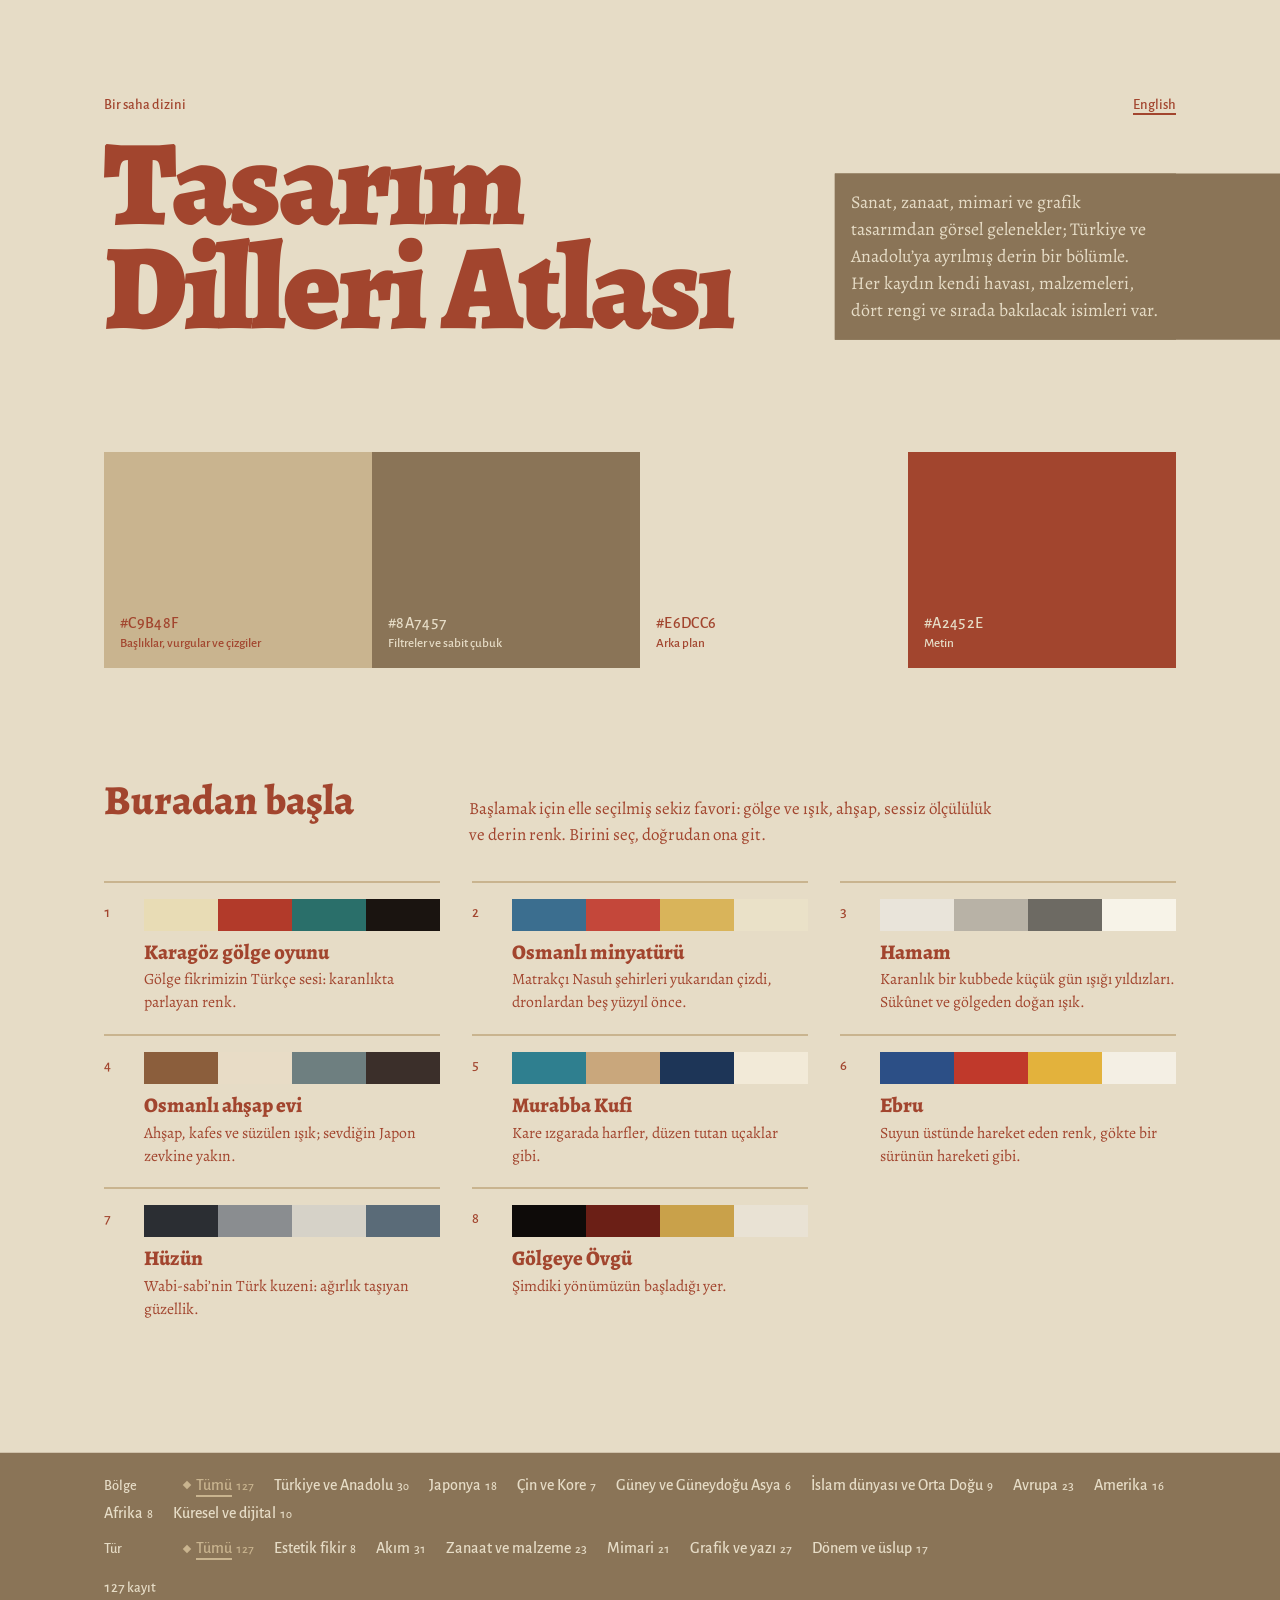
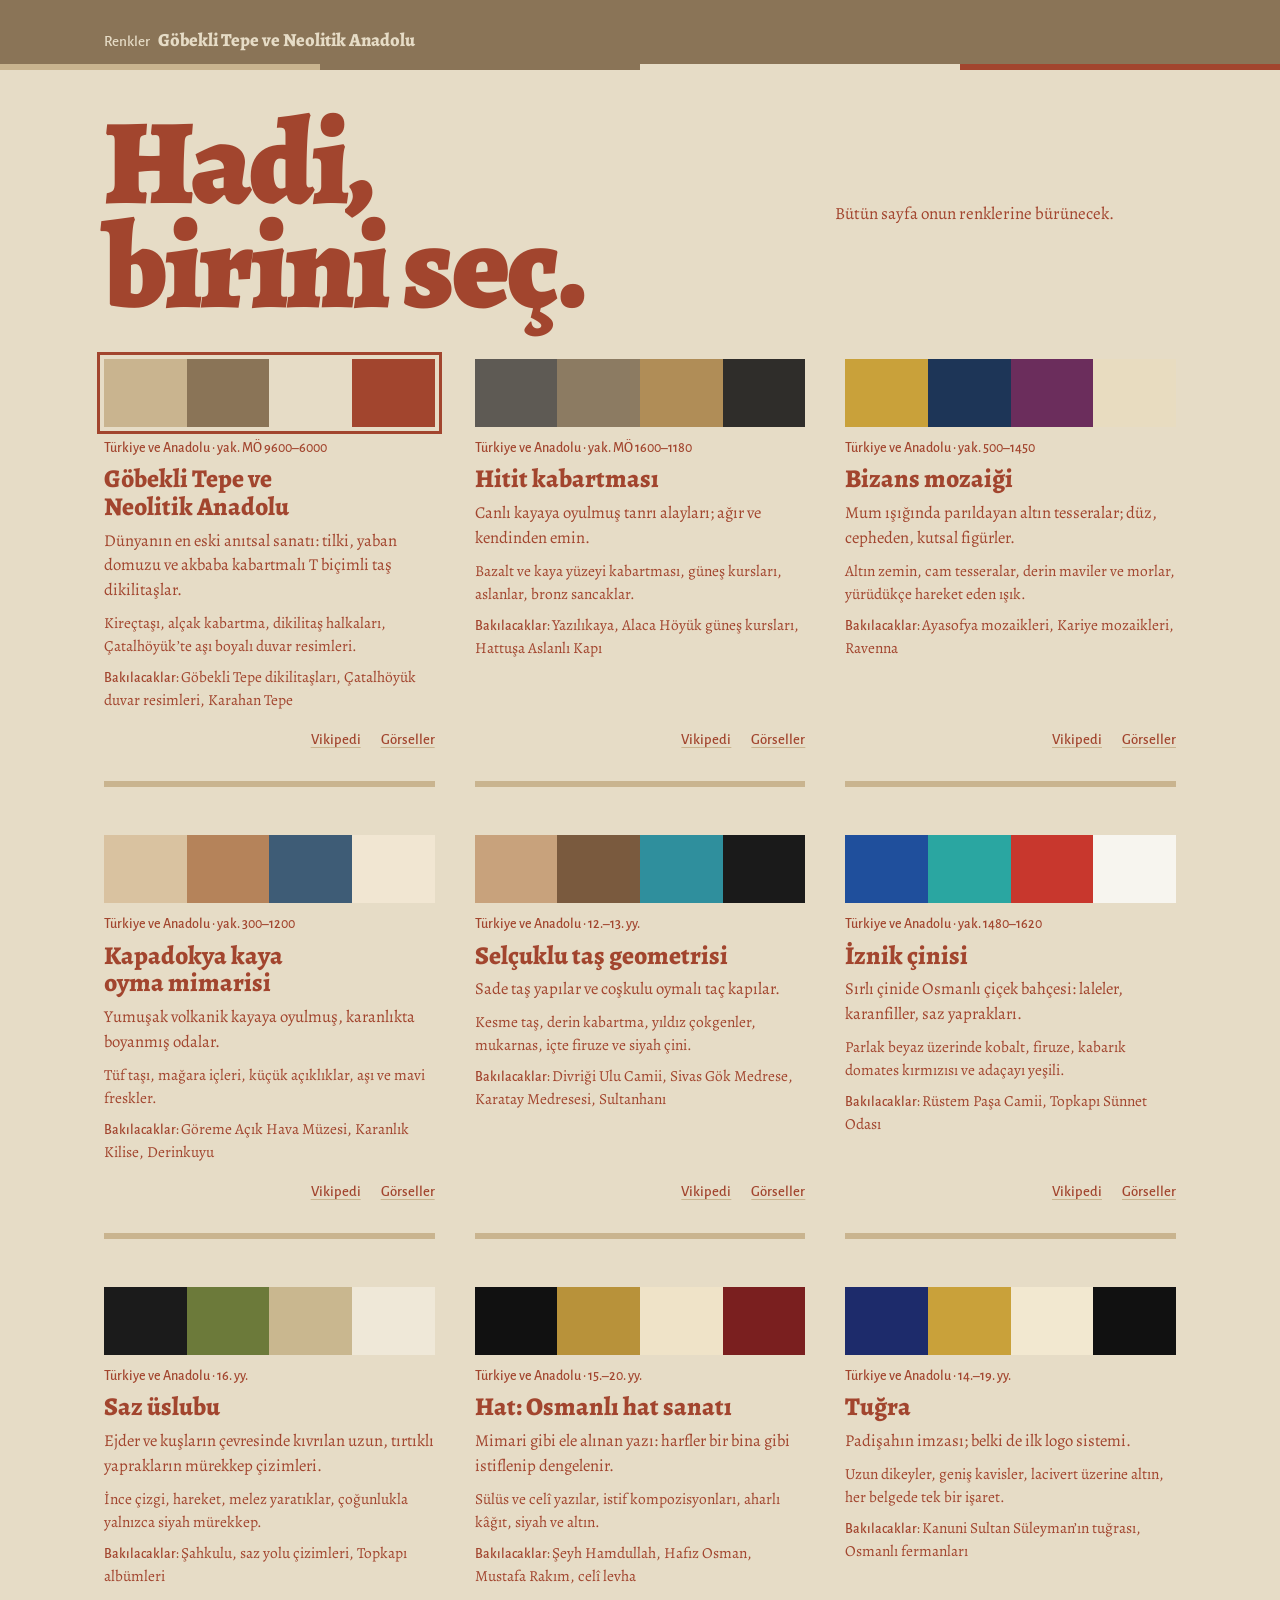
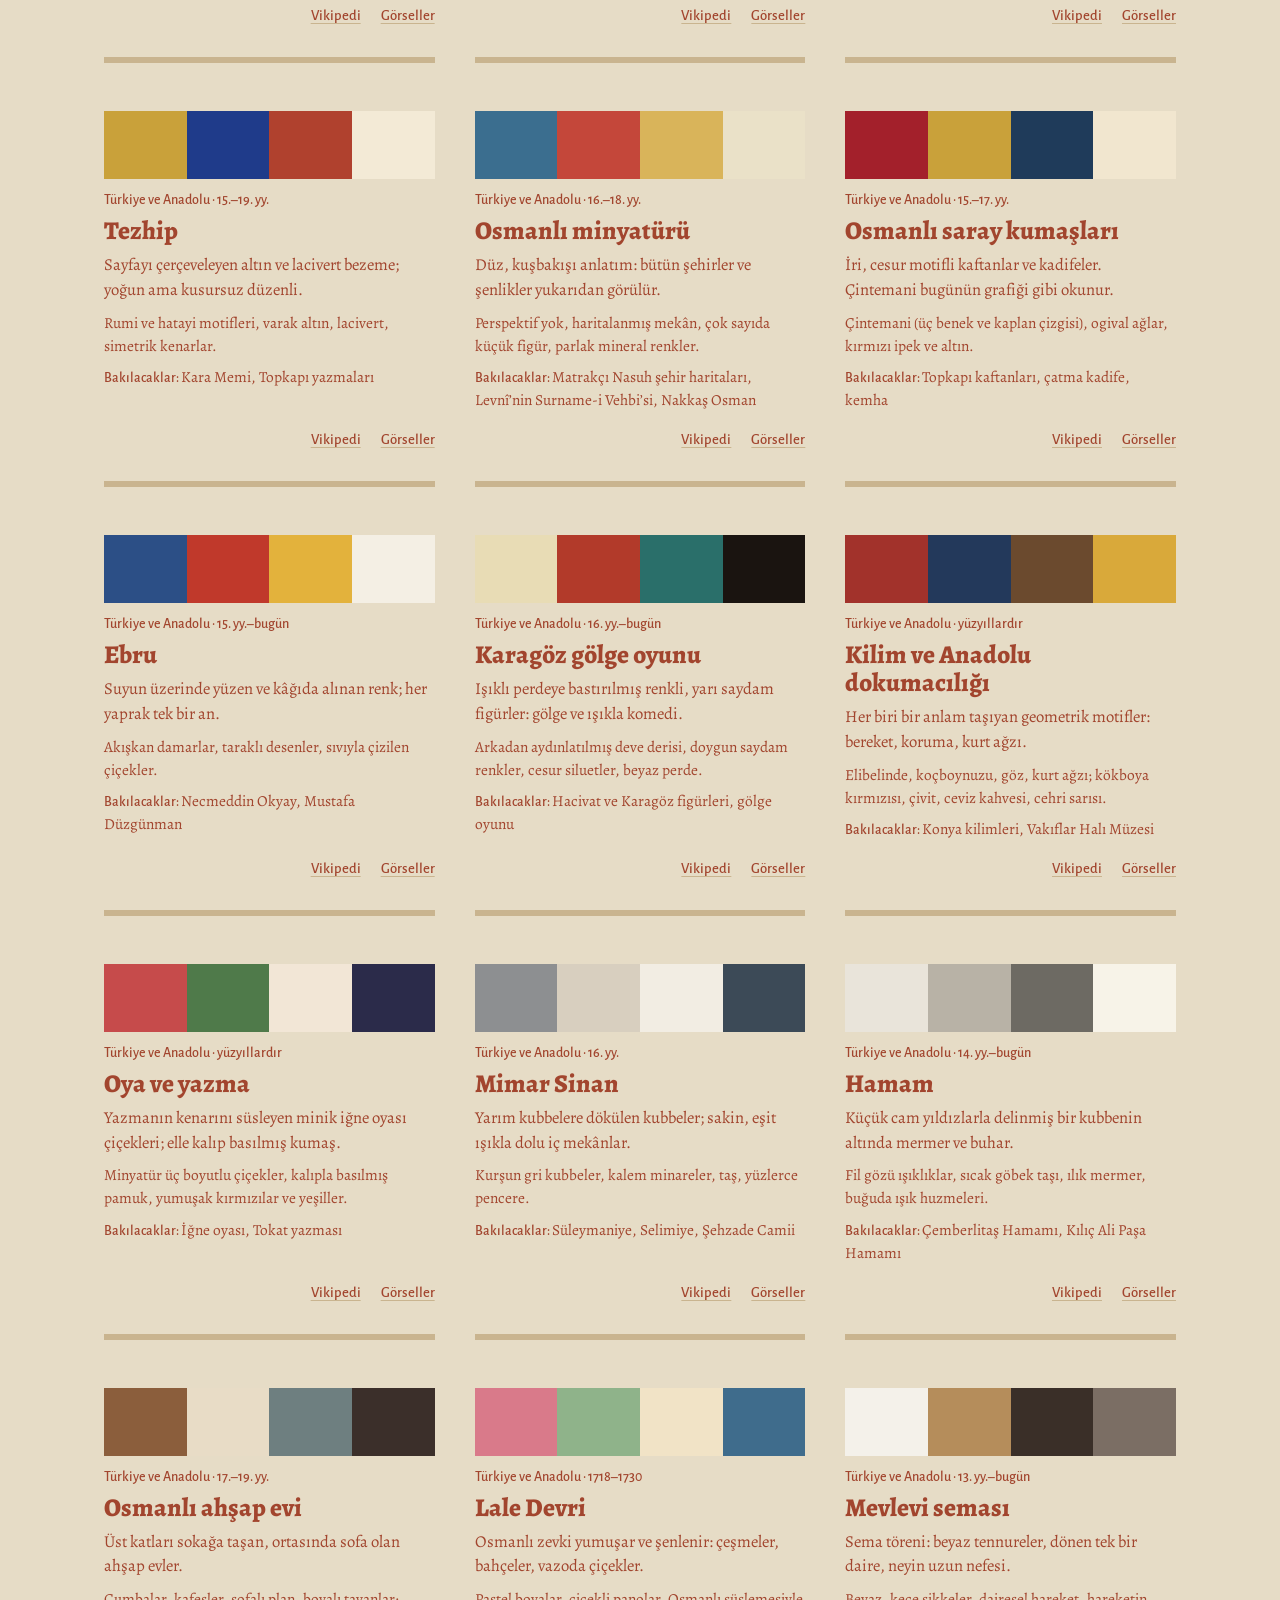
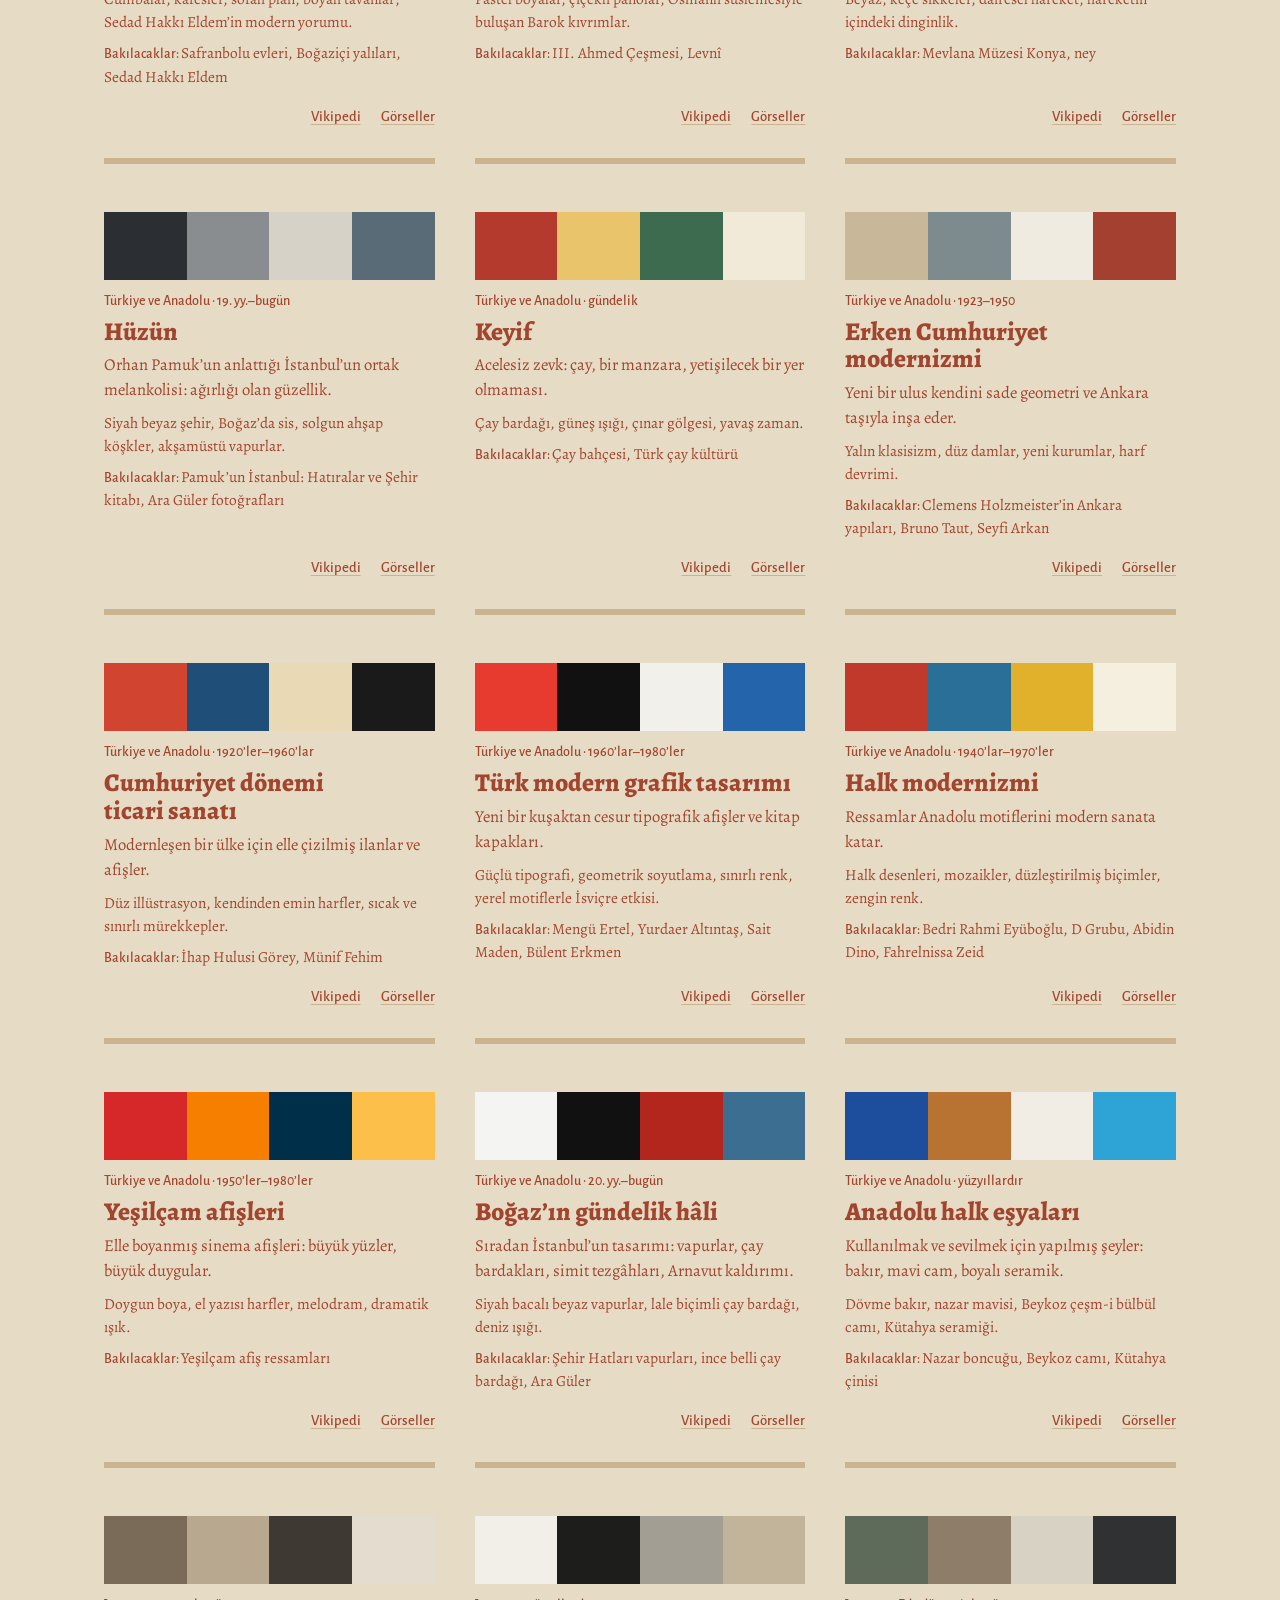
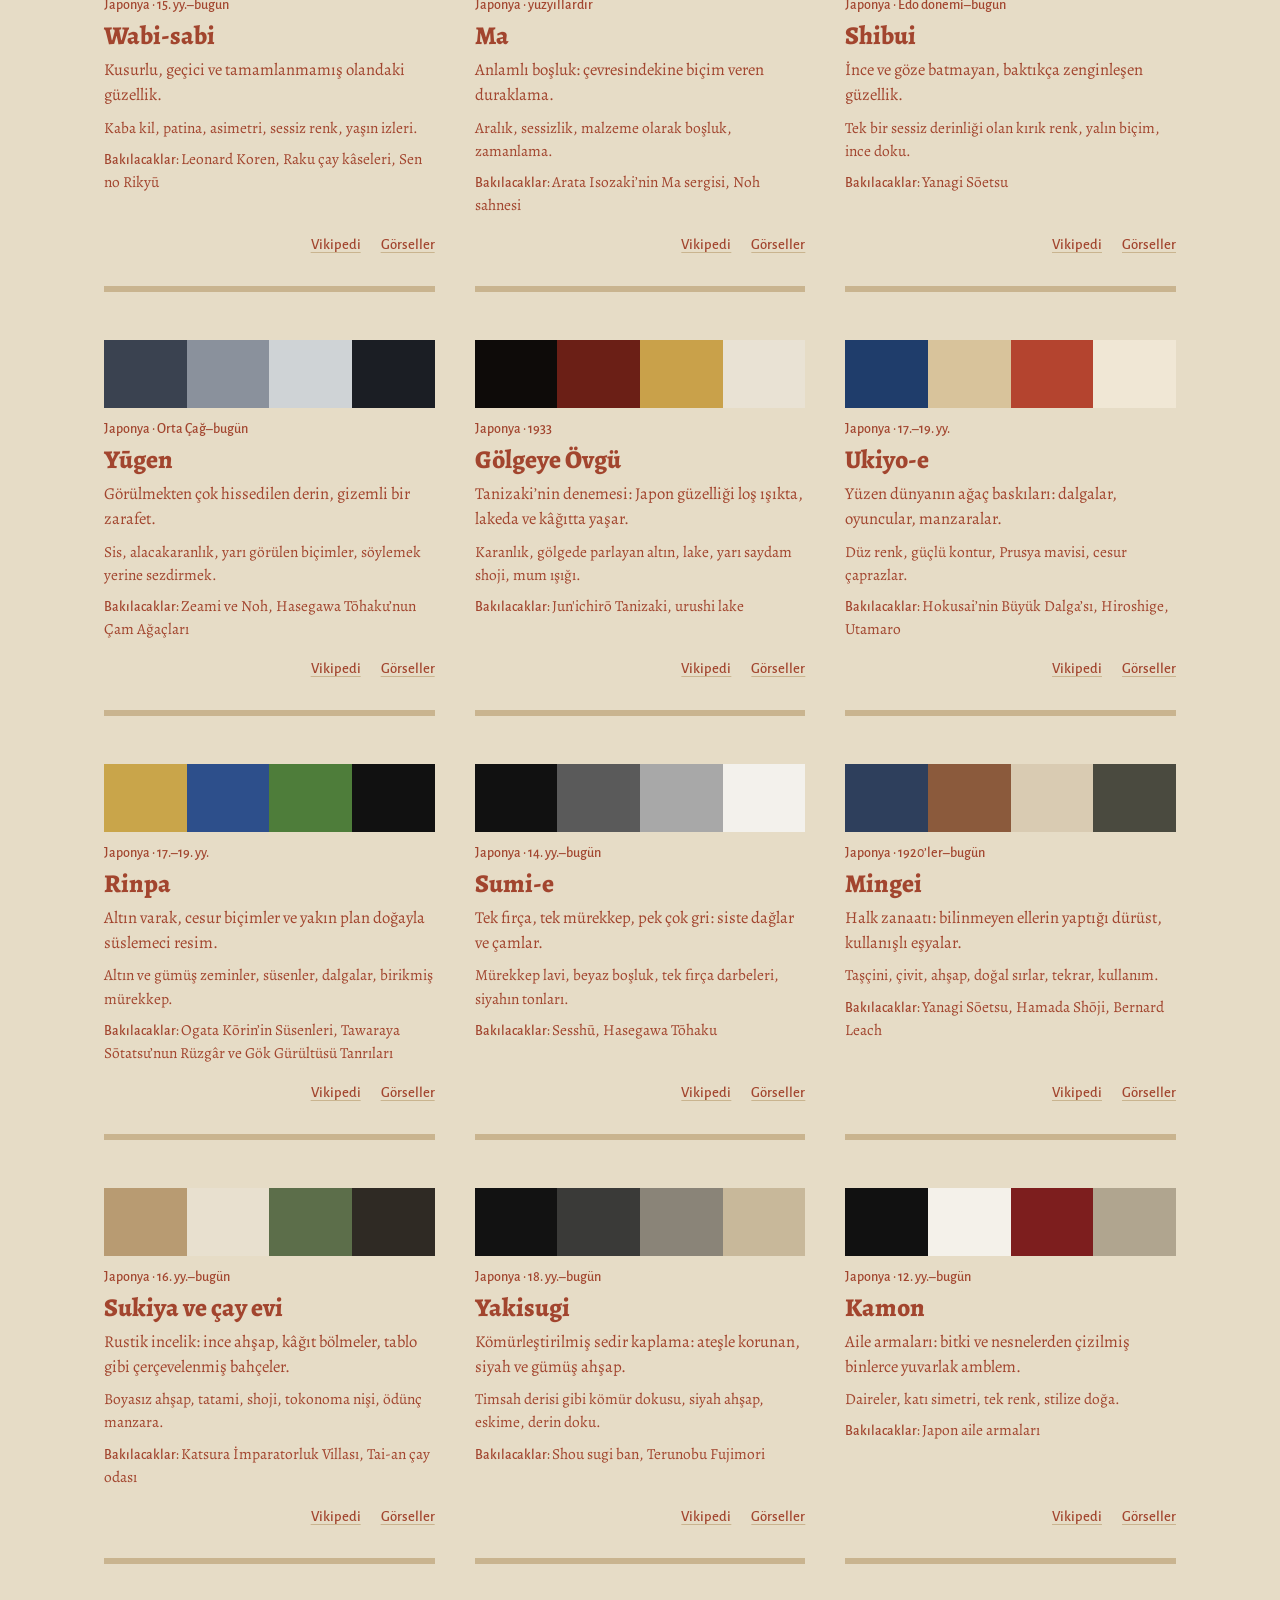
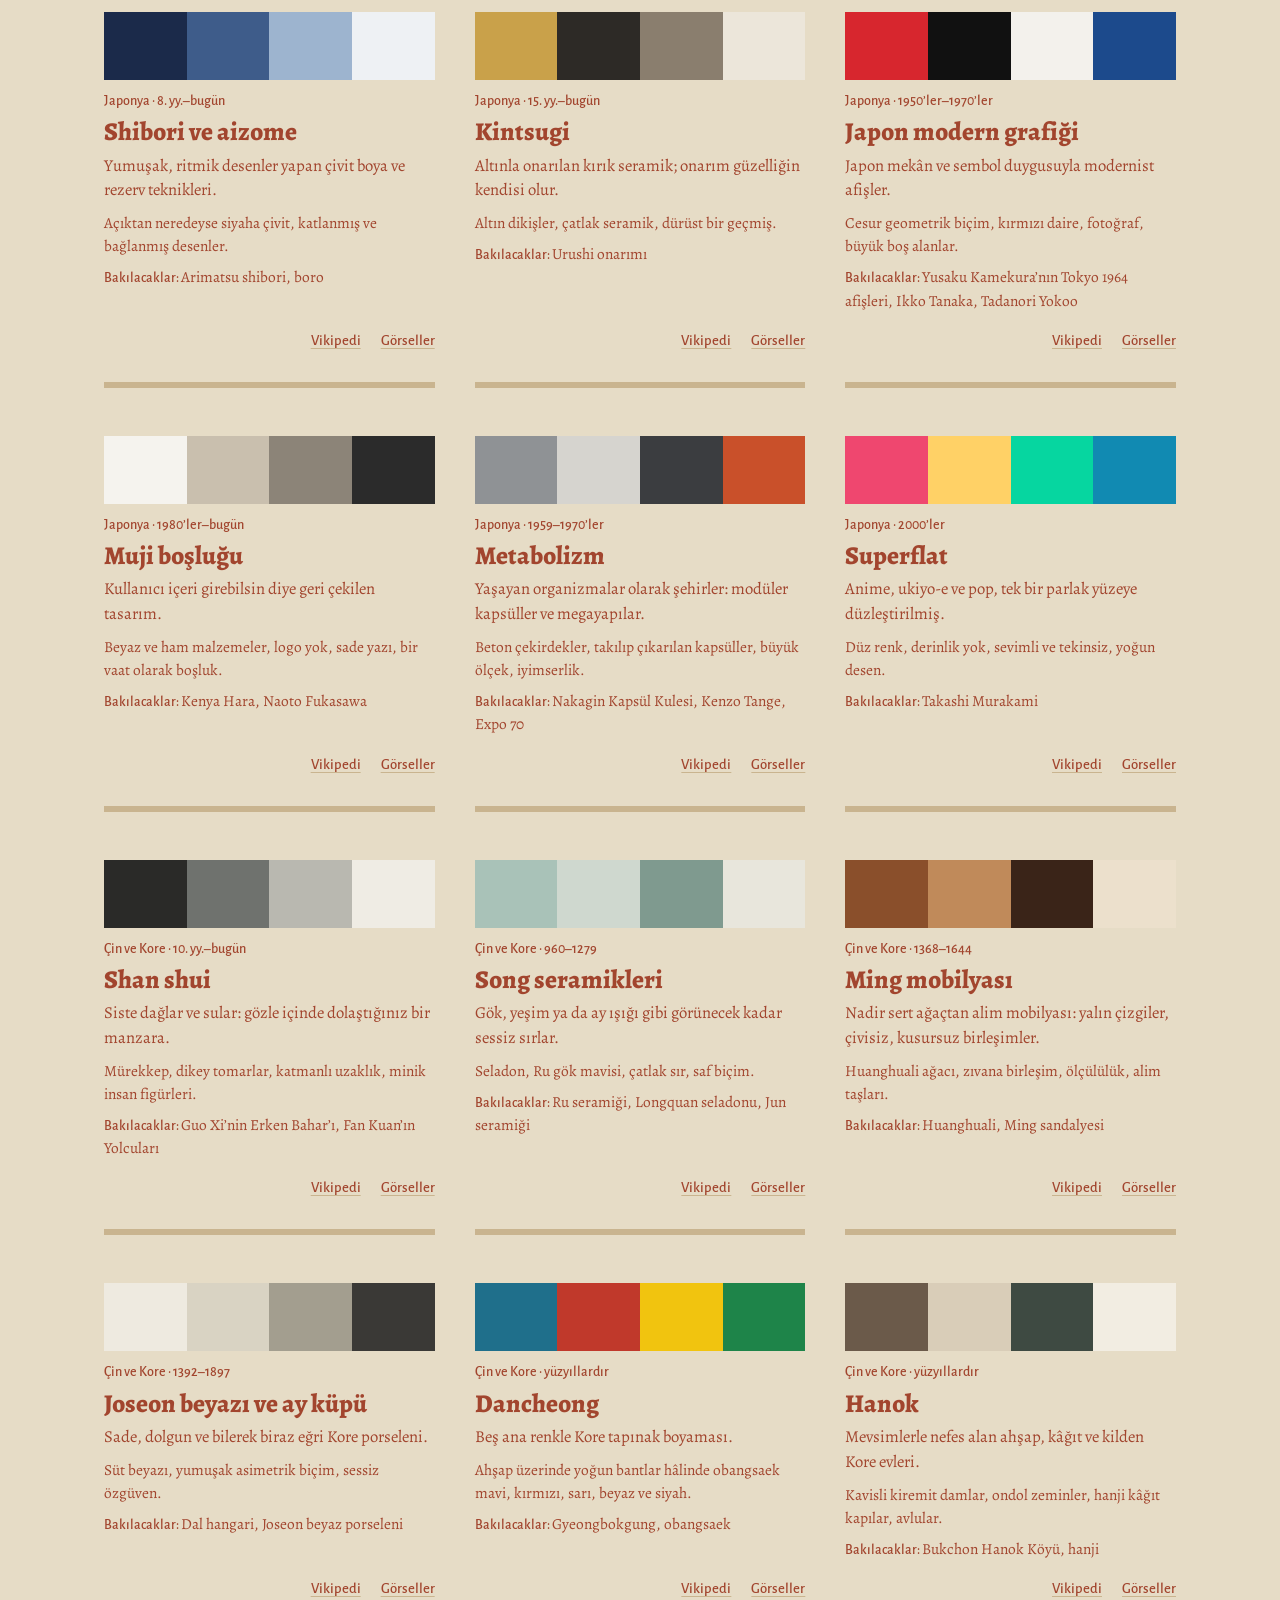
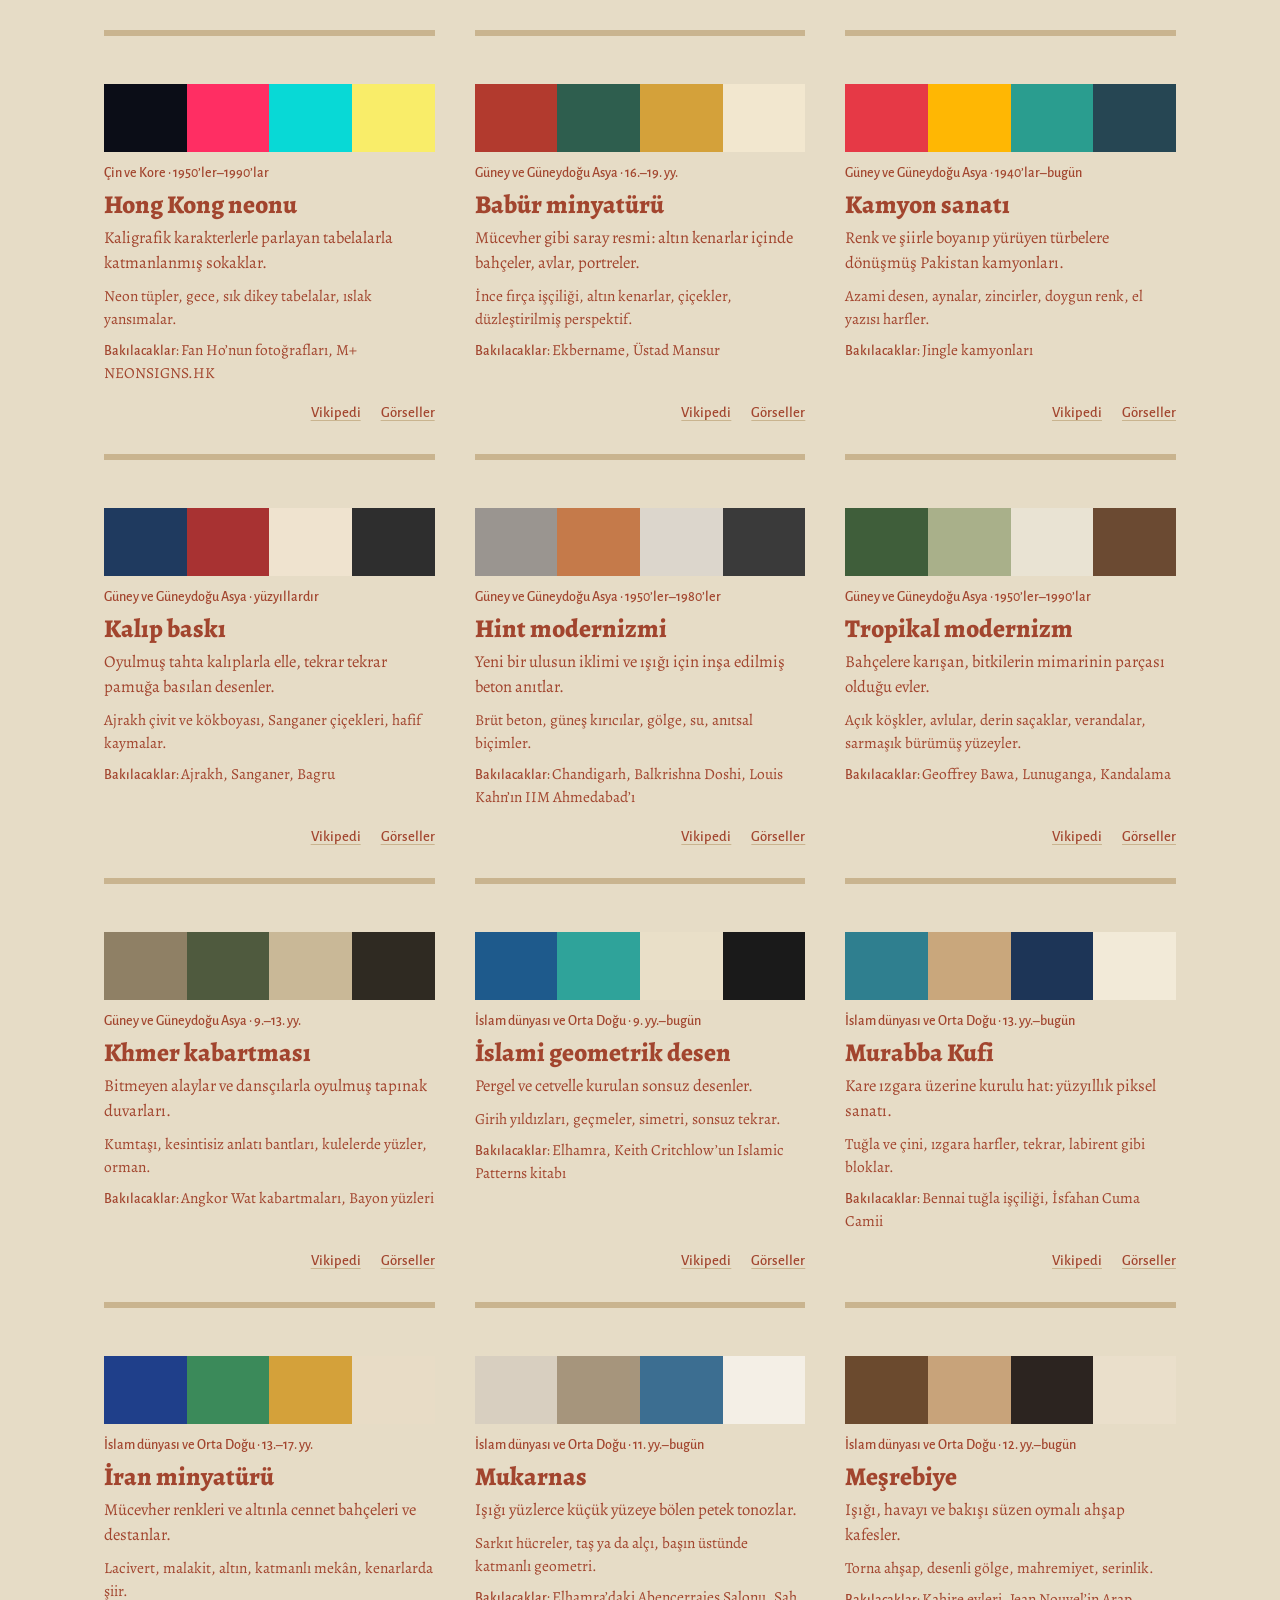
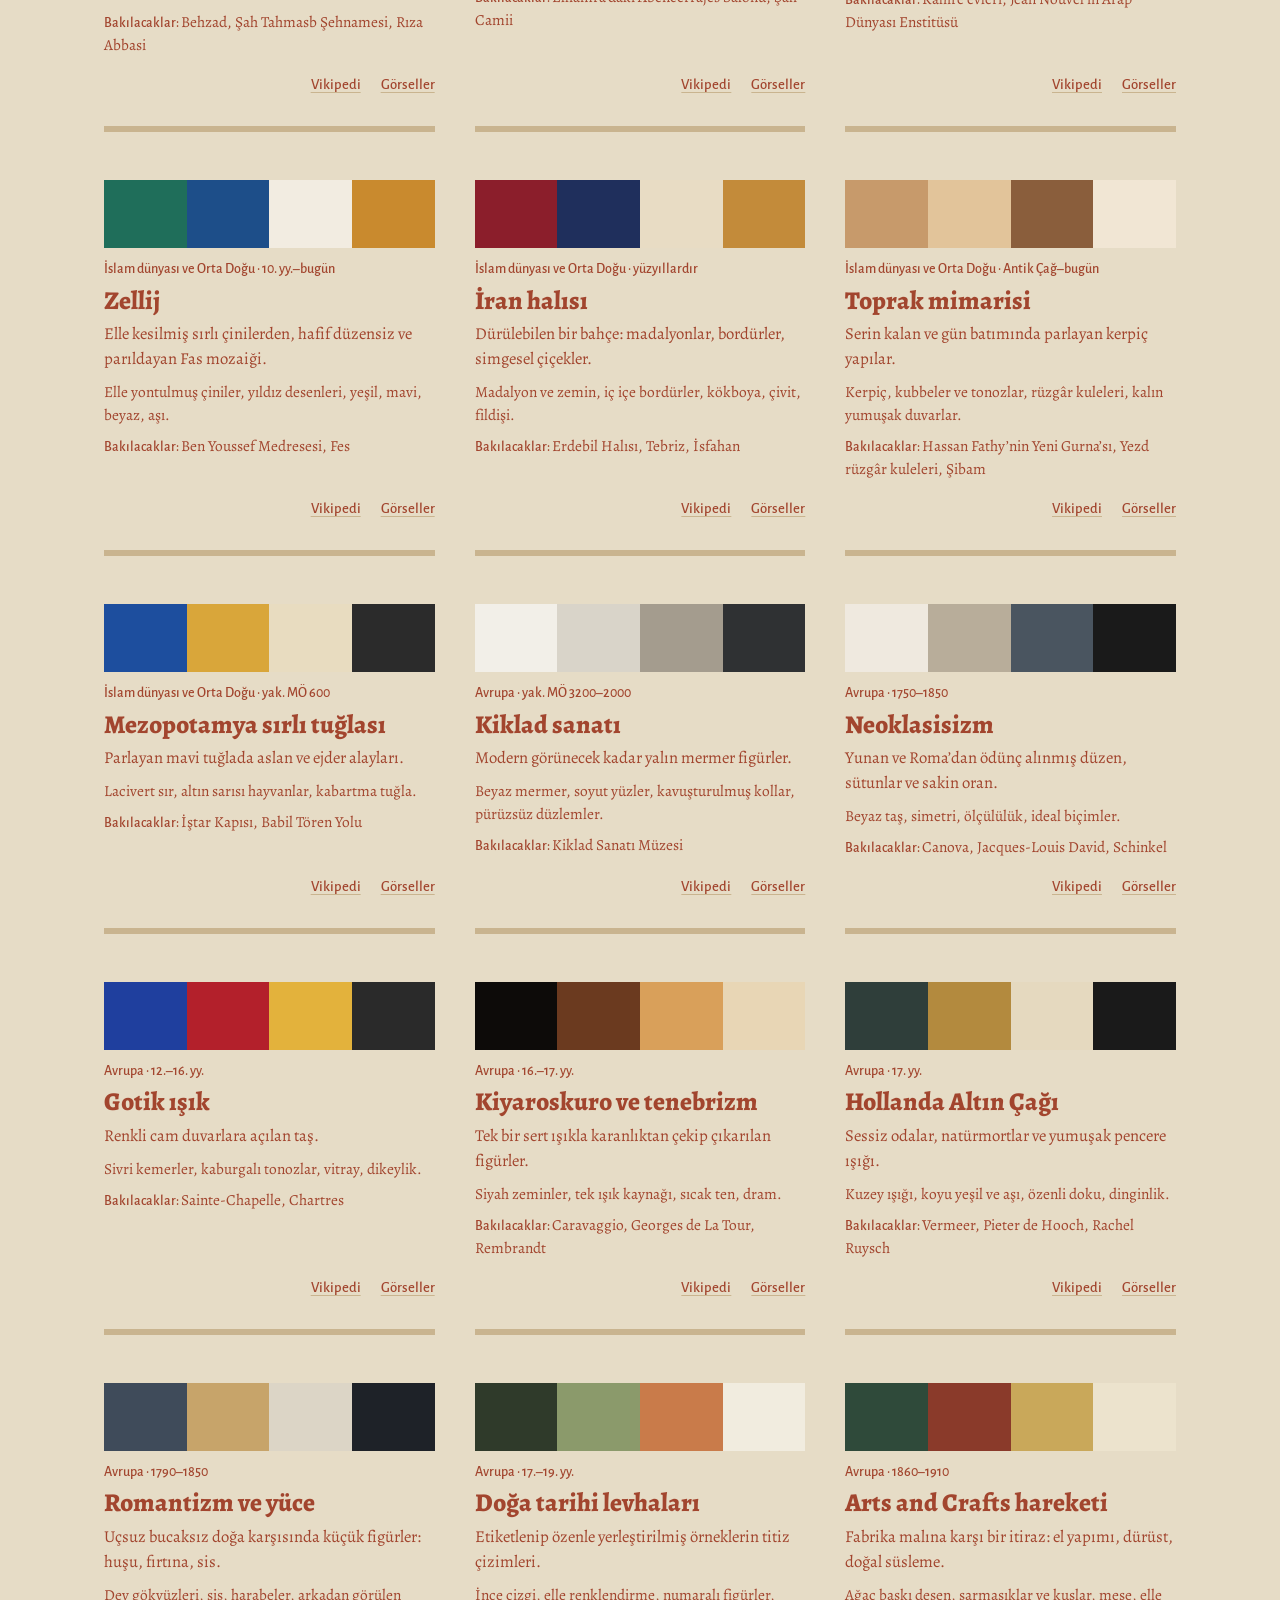
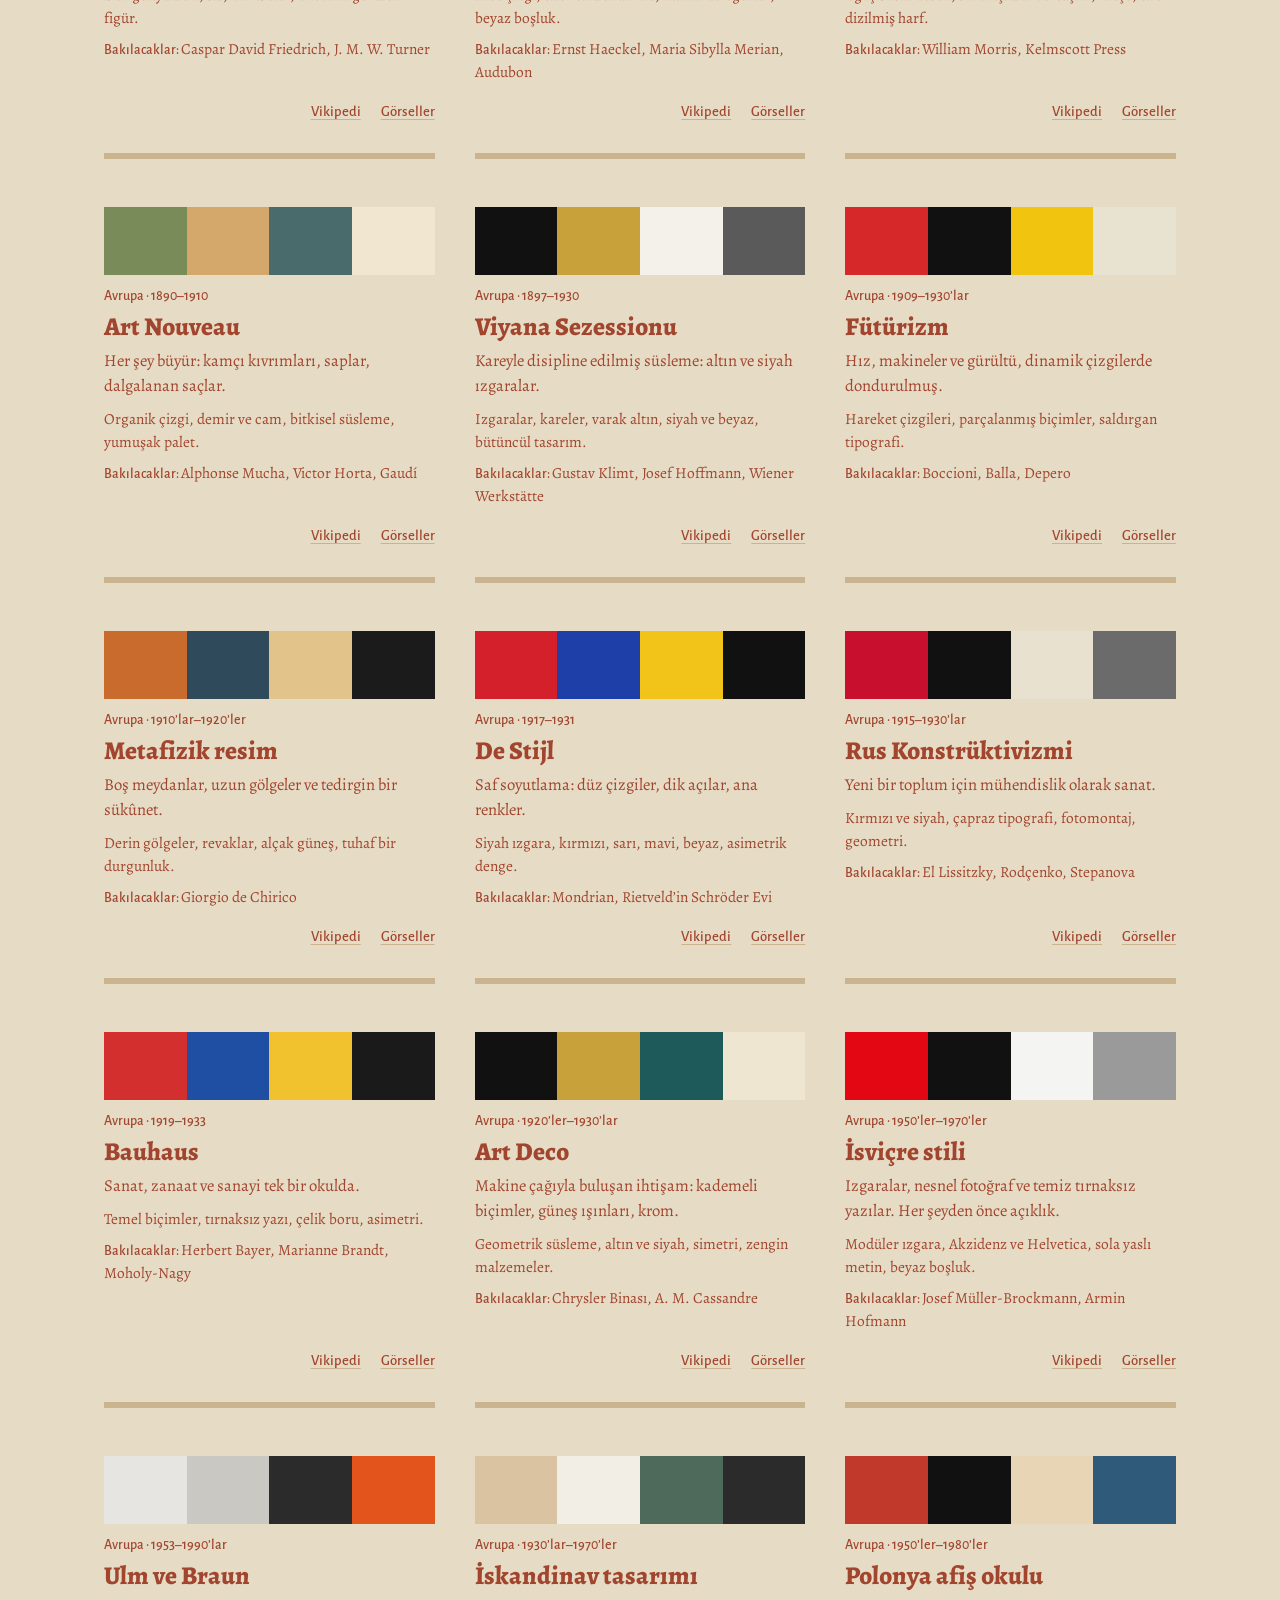
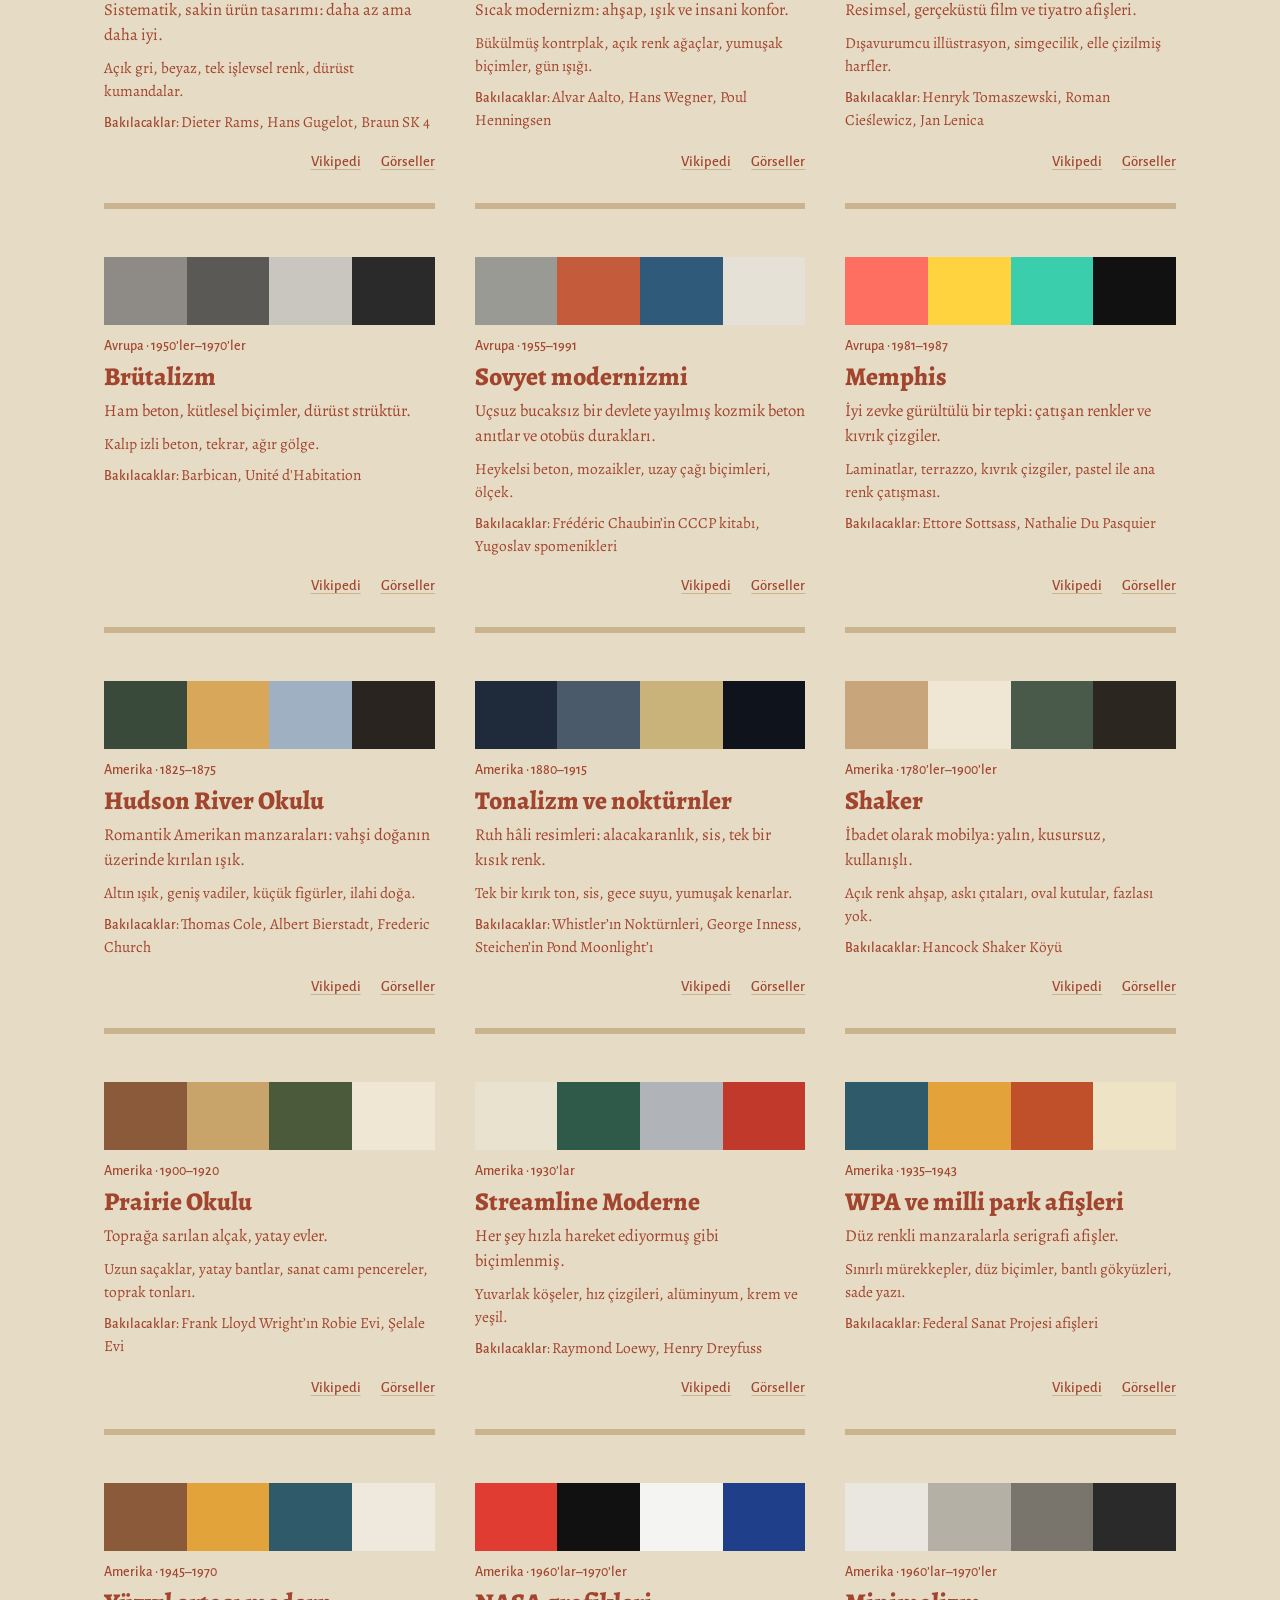
<file: index.html>
<!doctype html>
<!-- Generated by build.js from template.html. Do not edit; edit template.html and run: node build.js -->
<html lang="tr" class="picked">
<head>
<meta charset="utf-8">
<meta name="viewport" content="width=device-width, initial-scale=1">
<title>Tasarım Dilleri Atlası: 127 tasarım üslubu ve renk paleti</title>
<meta name="description" content="Türk saz üslubu ve İznik çinisinden wabi-sabi ve Bauhaus’a 127 tasarım dili. Her birinin havası, malzemeleri ve sayfada deneyebileceğin dört renkli bir paleti var.">
<link rel="canonical" href="https://orcunkok.github.io/dizayn-atlas/">
<link rel="alternate" hreflang="tr" href="https://orcunkok.github.io/dizayn-atlas/">
<link rel="alternate" hreflang="en" href="https://orcunkok.github.io/dizayn-atlas/en/">
<link rel="alternate" hreflang="x-default" href="https://orcunkok.github.io/dizayn-atlas/">
<link rel="alternate" type="text/markdown" title="Tüm kayıtlar" href="llms-full.txt">
<meta name="theme-color" content="#e6dcc6">
<style>html:root{--paper:#e6dcc6;--ink:#a2452e;--accent:#c9b48f;--title:#a2452e;--second:#8a7457;--on-second:#e6dcc6;--on-second-accent:#c9b48f}</style>
<link rel="icon" href="favicon.svg" type="image/svg+xml">
<meta property="og:type" content="website">
<meta property="og:site_name" content="Tasarım Dilleri Atlası">
<meta property="og:locale" content="tr_TR">
<meta property="og:locale:alternate" content="en_US">
<meta property="og:title" content="Tasarım Dilleri Atlası: 127 tasarım üslubu ve renk paleti">
<meta property="og:description" content="Türk saz üslubu ve İznik çinisinden wabi-sabi ve Bauhaus’a 127 tasarım dili. Her birinin havası, malzemeleri ve sayfada deneyebileceğin dört renkli bir paleti var.">
<meta property="og:url" content="https://orcunkok.github.io/dizayn-atlas/">
<meta property="og:image" content="https://orcunkok.github.io/dizayn-atlas/preview.png">
<meta property="og:image:width" content="1200">
<meta property="og:image:height" content="630">
<meta name="twitter:card" content="summary_large_image">
<meta name="twitter:title" content="Tasarım Dilleri Atlası: 127 tasarım üslubu ve renk paleti">
<meta name="twitter:description" content="Türk saz üslubu ve İznik çinisinden wabi-sabi ve Bauhaus’a 127 tasarım dili. Her birinin havası, malzemeleri ve sayfada deneyebileceğin dört renkli bir paleti var.">
<meta name="twitter:image" content="https://orcunkok.github.io/dizayn-atlas/preview.png">
<script type="application/ld+json">{"@context":"https://schema.org","@graph":[{"@type":"WebSite","@id":"https://orcunkok.github.io/dizayn-atlas/#website","name":"Design Language Atlas","url":"https://orcunkok.github.io/dizayn-atlas/","inLanguage":["tr","en"]},{"@type":"CollectionPage","@id":"https://orcunkok.github.io/dizayn-atlas/#page","url":"https://orcunkok.github.io/dizayn-atlas/","name":"Tasarım Dilleri Atlası: 127 tasarım üslubu ve renk paleti","description":"Türk saz üslubu ve İznik çinisinden wabi-sabi ve Bauhaus’a 127 tasarım dili. Her birinin havası, malzemeleri ve sayfada deneyebileceğin dört renkli bir paleti var.","dateModified":"2026-10-04","isPartOf":{"@id":"https://orcunkok.github.io/dizayn-atlas/#website"},"inLanguage":"tr","mainEntity":{"@type":"ItemList","numberOfItems":127,"itemListElement":[{"@type":"ListItem","position":1,"name":"Göbekli Tepe ve Neolitik Anadolu","url":"https://orcunkok.github.io/dizayn-atlas/#gobekli-tepe-and-neolithic-anatolia","description":"Dünyanın en eski anıtsal sanatı: tilki, yaban domuzu ve akbaba kabartmalı T biçimli taş dikilitaşlar. Türkiye ve Anadolu, yak. MÖ 9600–6000. Palet: #c9b48f, #8a7457, #e6dcc6, #a2452e."},{"@type":"ListItem","position":2,"name":"Hitit kabartması","url":"https://orcunkok.github.io/dizayn-atlas/#hittite-relief","description":"Canlı kayaya oyulmuş tanrı alayları; ağır ve kendinden emin. Türkiye ve Anadolu, yak. MÖ 1600–1180. Palet: #5e5a54, #8c7b62, #b08d57, #2f2d2a."},{"@type":"ListItem","position":3,"name":"Bizans mozaiği","url":"https://orcunkok.github.io/dizayn-atlas/#byzantine-mosaic","description":"Mum ışığında parıldayan altın tesseralar; düz, cepheden, kutsal figürler. Türkiye ve Anadolu, yak. 500–1450. Palet: #c9a13a, #1d3557, #6b2d5c, #e8dcc0."},{"@type":"ListItem","position":4,"name":"Kapadokya kaya oyma mimarisi","url":"https://orcunkok.github.io/dizayn-atlas/#cappadocian-rock-cut","description":"Yumuşak volkanik kayaya oyulmuş, karanlıkta boyanmış odalar. Türkiye ve Anadolu, yak. 300–1200. Palet: #d9c2a0, #b5835a, #3e5c76, #f1e6d2."},{"@type":"ListItem","position":5,"name":"Selçuklu taş geometrisi","url":"https://orcunkok.github.io/dizayn-atlas/#seljuk-stone-geometry","description":"Sade taş yapılar ve coşkulu oymalı taç kapılar. Türkiye ve Anadolu, 12.–13. yy.. Palet: #c8a27c, #7a5a3e, #2f8f9d, #1a1a1a."},{"@type":"ListItem","position":6,"name":"İznik çinisi","url":"https://orcunkok.github.io/dizayn-atlas/#iznik-cini","description":"Sırlı çinide Osmanlı çiçek bahçesi: laleler, karanfiller, saz yaprakları. Türkiye ve Anadolu, yak. 1480–1620. Palet: #1f4f9c, #2aa6a1, #c8372d, #f7f5ef."},{"@type":"ListItem","position":7,"name":"Saz üslubu","url":"https://orcunkok.github.io/dizayn-atlas/#saz-style","description":"Ejder ve kuşların çevresinde kıvrılan uzun, tırtıklı yaprakların mürekkep çizimleri. Türkiye ve Anadolu, 16. yy.. Palet: #1b1b1b, #6c7a3a, #c9b78f, #efe8d8."},{"@type":"ListItem","position":8,"name":"Hat: Osmanlı hat sanatı","url":"https://orcunkok.github.io/dizayn-atlas/#hat-ottoman-calligraphy","description":"Mimari gibi ele alınan yazı: harfler bir bina gibi istiflenip dengelenir. Türkiye ve Anadolu, 15.–20. yy.. Palet: #111111, #b8923a, #efe3c8, #7a1f1f."},{"@type":"ListItem","position":9,"name":"Tuğra","url":"https://orcunkok.github.io/dizayn-atlas/#tugra","description":"Padişahın imzası; belki de ilk logo sistemi. Türkiye ve Anadolu, 14.–19. yy.. Palet: #1d2b6b, #c9a13a, #f2e8d0, #111111."},{"@type":"ListItem","position":10,"name":"Tezhip","url":"https://orcunkok.github.io/dizayn-atlas/#tezhip-illumination","description":"Sayfayı çerçeveleyen altın ve lacivert bezeme; yoğun ama kusursuz düzenli. Türkiye ve Anadolu, 15.–19. yy.. Palet: #c9a13a, #1f3b8a, #b0412e, #f3ead6."},{"@type":"ListItem","position":11,"name":"Osmanlı minyatürü","url":"https://orcunkok.github.io/dizayn-atlas/#ottoman-miniature","description":"Düz, kuşbakışı anlatım: bütün şehirler ve şenlikler yukarıdan görülür. Türkiye ve Anadolu, 16.–18. yy.. Palet: #3b6e8f, #c4473a, #d9b45a, #eae1c8."},{"@type":"ListItem","position":12,"name":"Osmanlı saray kumaşları","url":"https://orcunkok.github.io/dizayn-atlas/#ottoman-court-textiles","description":"İri, cesur motifli kaftanlar ve kadifeler. Çintemani bugünün grafiği gibi okunur. Türkiye ve Anadolu, 15.–17. yy.. Palet: #a3202b, #c9a13a, #1f3b5a, #f1e6cf."},{"@type":"ListItem","position":13,"name":"Ebru","url":"https://orcunkok.github.io/dizayn-atlas/#ebru-paper-marbling","description":"Suyun üzerinde yüzen ve kâğıda alınan renk; her yaprak tek bir an. Türkiye ve Anadolu, 15. yy.–bugün. Palet: #2c4f86, #c0392b, #e3b23c, #f4efe4."},{"@type":"ListItem","position":14,"name":"Karagöz gölge oyunu","url":"https://orcunkok.github.io/dizayn-atlas/#karagoz-shadow-theatre","description":"Işıklı perdeye bastırılmış renkli, yarı saydam figürler: gölge ve ışıkla komedi. Türkiye ve Anadolu, 16. yy.–bugün. Palet: #e8dcb5, #b23a2a, #2a6f6a, #1a1410."},{"@type":"ListItem","position":15,"name":"Kilim ve Anadolu dokumacılığı","url":"https://orcunkok.github.io/dizayn-atlas/#kilim-and-anatolian-weaving","description":"Her biri bir anlam taşıyan geometrik motifler: bereket, koruma, kurt ağzı. Türkiye ve Anadolu, yüzyıllardır. Palet: #a2322b, #23395b, #6b4a2e, #d9a93a."},{"@type":"ListItem","position":16,"name":"Oya ve yazma","url":"https://orcunkok.github.io/dizayn-atlas/#oya-and-yazma","description":"Yazmanın kenarını süsleyen minik iğne oyası çiçekleri; elle kalıp basılmış kumaş. Türkiye ve Anadolu, yüzyıllardır. Palet: #c64b4b, #4f7a4a, #f2e6d6, #2b2b4a."},{"@type":"ListItem","position":17,"name":"Mimar Sinan","url":"https://orcunkok.github.io/dizayn-atlas/#mimar-sinan","description":"Yarım kubbelere dökülen kubbeler; sakin, eşit ışıkla dolu iç mekânlar. Türkiye ve Anadolu, 16. yy.. Palet: #8d8f91, #d8cfbf, #f2ede3, #3c4a57."},{"@type":"ListItem","position":18,"name":"Hamam","url":"https://orcunkok.github.io/dizayn-atlas/#hammam","description":"Küçük cam yıldızlarla delinmiş bir kubbenin altında mermer ve buhar. Türkiye ve Anadolu, 14. yy.–bugün. Palet: #e9e4da, #b8b2a6, #6d6a63, #f7f3e8."},{"@type":"ListItem","position":19,"name":"Osmanlı ahşap evi","url":"https://orcunkok.github.io/dizayn-atlas/#ottoman-wooden-house","description":"Üst katları sokağa taşan, ortasında sofa olan ahşap evler. Türkiye ve Anadolu, 17.–19. yy.. Palet: #8b5e3c, #e8dcc6, #6e7f80, #3b2f2a."},{"@type":"ListItem","position":20,"name":"Lale Devri","url":"https://orcunkok.github.io/dizayn-atlas/#tulip-era","description":"Osmanlı zevki yumuşar ve şenlenir: çeşmeler, bahçeler, vazoda çiçekler. Türkiye ve Anadolu, 1718–1730. Palet: #d97a8a, #8fb38a, #f1e3c6, #3f6c8c."},{"@type":"ListItem","position":21,"name":"Mevlevi seması","url":"https://orcunkok.github.io/dizayn-atlas/#mevlevi-sema","description":"Sema töreni: beyaz tennureler, dönen tek bir daire, neyin uzun nefesi. Türkiye ve Anadolu, 13. yy.–bugün. Palet: #f4f1ea, #b58d5b, #3a2f28, #7b6e64."},{"@type":"ListItem","position":22,"name":"Hüzün","url":"https://orcunkok.github.io/dizayn-atlas/#huzun","description":"Orhan Pamuk’un anlattığı İstanbul’un ortak melankolisi: ağırlığı olan güzellik. Türkiye ve Anadolu, 19. yy.–bugün. Palet: #2b2e33, #8a8d90, #d6d2c8, #5a6b78."},{"@type":"ListItem","position":23,"name":"Keyif","url":"https://orcunkok.github.io/dizayn-atlas/#keyif","description":"Acelesiz zevk: çay, bir manzara, yetişilecek bir yer olmaması. Türkiye ve Anadolu, gündelik. Palet: #b33a2c, #e9c46a, #3d6b4f, #f2ead8."},{"@type":"ListItem","position":24,"name":"Erken Cumhuriyet modernizmi","url":"https://orcunkok.github.io/dizayn-atlas/#early-republic-modernism","description":"Yeni bir ulus kendini sade geometri ve Ankara taşıyla inşa eder. Türkiye ve Anadolu, 1923–1950. Palet: #c9b79a, #7e8b8e, #f0ebe0, #a3402f."},{"@type":"ListItem","position":25,"name":"Cumhuriyet dönemi ticari sanatı","url":"https://orcunkok.github.io/dizayn-atlas/#republican-commercial-art","description":"Modernleşen bir ülke için elle çizilmiş ilanlar ve afişler. Türkiye ve Anadolu, 1920’ler–1960’lar. Palet: #d1442f, #1f4e79, #e9d9b5, #1a1a1a."},{"@type":"ListItem","position":26,"name":"Türk modern grafik tasarımı","url":"https://orcunkok.github.io/dizayn-atlas/#turkish-modern-graphic-design","description":"Yeni bir kuşaktan cesur tipografik afişler ve kitap kapakları. Türkiye ve Anadolu, 1960’lar–1980’ler. Palet: #e63b2e, #111111, #f2f0ea, #2364aa."},{"@type":"ListItem","position":27,"name":"Halk modernizmi","url":"https://orcunkok.github.io/dizayn-atlas/#folk-modernism","description":"Ressamlar Anadolu motiflerini modern sanata katar. Türkiye ve Anadolu, 1940’lar–1970’ler. Palet: #c0392b, #2a6f97, #e1b12c, #f5efe0."},{"@type":"ListItem","position":28,"name":"Yeşilçam afişleri","url":"https://orcunkok.github.io/dizayn-atlas/#yesilcam-posters","description":"Elle boyanmış sinema afişleri: büyük yüzler, büyük duygular. Türkiye ve Anadolu, 1950’ler–1980’ler. Palet: #d62828, #f77f00, #003049, #fcbf49."},{"@type":"ListItem","position":29,"name":"Boğaz’ın gündelik hâli","url":"https://orcunkok.github.io/dizayn-atlas/#bosphorus-everyday","description":"Sıradan İstanbul’un tasarımı: vapurlar, çay bardakları, simit tezgâhları, Arnavut kaldırımı. Türkiye ve Anadolu, 20. yy.–bugün. Palet: #f4f4f2, #111111, #b3261e, #3c6e91."},{"@type":"ListItem","position":30,"name":"Anadolu halk eşyaları","url":"https://orcunkok.github.io/dizayn-atlas/#anatolian-folk-objects","description":"Kullanılmak ve sevilmek için yapılmış şeyler: bakır, mavi cam, boyalı seramik. Türkiye ve Anadolu, yüzyıllardır. Palet: #1d4e9e, #b87333, #f2ede4, #2ea3d6."},{"@type":"ListItem","position":31,"name":"Wabi-sabi","url":"https://orcunkok.github.io/dizayn-atlas/#wabi-sabi","description":"Kusurlu, geçici ve tamamlanmamış olandaki güzellik. Japonya, 15. yy.–bugün. Palet: #7a6a58, #b8a88f, #3e3a33, #e3dccf."},{"@type":"ListItem","position":32,"name":"Ma","url":"https://orcunkok.github.io/dizayn-atlas/#ma","description":"Anlamlı boşluk: çevresindekine biçim veren duraklama. Japonya, yüzyıllardır. Palet: #f2efe9, #1d1d1b, #a39e93, #c2b49a."},{"@type":"ListItem","position":33,"name":"Shibui","url":"https://orcunkok.github.io/dizayn-atlas/#shibui","description":"İnce ve göze batmayan, baktıkça zenginleşen güzellik. Japonya, Edo dönemi–bugün. Palet: #5f6b5a, #8e7d68, #d8d2c4, #2f3133."},{"@type":"ListItem","position":34,"name":"Yūgen","url":"https://orcunkok.github.io/dizayn-atlas/#yugen","description":"Görülmekten çok hissedilen derin, gizemli bir zarafet. Japonya, Orta Çağ–bugün. Palet: #3a4250, #8a919c, #cfd3d6, #1b1e24."},{"@type":"ListItem","position":35,"name":"Gölgeye Övgü","url":"https://orcunkok.github.io/dizayn-atlas/#in-praise-of-shadows","description":"Tanizaki’nin denemesi: Japon güzelliği loş ışıkta, lakeda ve kâğıtta yaşar. Japonya, 1933. Palet: #0e0b09, #6b1f16, #c9a14a, #e9e2d4."},{"@type":"ListItem","position":36,"name":"Ukiyo-e","url":"https://orcunkok.github.io/dizayn-atlas/#ukiyo-e","description":"Yüzen dünyanın ağaç baskıları: dalgalar, oyuncular, manzaralar. Japonya, 17.–19. yy.. Palet: #1f3d6b, #d8c39b, #b4442f, #f0e7d5."},{"@type":"ListItem","position":37,"name":"Rinpa","url":"https://orcunkok.github.io/dizayn-atlas/#rinpa","description":"Altın varak, cesur biçimler ve yakın plan doğayla süslemeci resim. Japonya, 17.–19. yy.. Palet: #c9a54a, #2d4f8b, #4e7d3a, #111111."},{"@type":"ListItem","position":38,"name":"Sumi-e","url":"https://orcunkok.github.io/dizayn-atlas/#sumi-e","description":"Tek fırça, tek mürekkep, pek çok gri: siste dağlar ve çamlar. Japonya, 14. yy.–bugün. Palet: #111111, #5a5a5a, #a8a8a8, #f3f1ec."},{"@type":"ListItem","position":39,"name":"Mingei","url":"https://orcunkok.github.io/dizayn-atlas/#mingei","description":"Halk zanaatı: bilinmeyen ellerin yaptığı dürüst, kullanışlı eşyalar. Japonya, 1920’ler–bugün. Palet: #2e3f5c, #8b5a3c, #d9cbb2, #4a4a3f."},{"@type":"ListItem","position":40,"name":"Sukiya ve çay evi","url":"https://orcunkok.github.io/dizayn-atlas/#sukiya-and-the-tea-house","description":"Rustik incelik: ince ahşap, kâğıt bölmeler, tablo gibi çerçevelenmiş bahçeler. Japonya, 16. yy.–bugün. Palet: #b89b72, #e8e0cf, #5c6e4a, #2f2a24."},{"@type":"ListItem","position":41,"name":"Yakisugi","url":"https://orcunkok.github.io/dizayn-atlas/#yakisugi","description":"Kömürleştirilmiş sedir kaplama: ateşle korunan, siyah ve gümüş ahşap. Japonya, 18. yy.–bugün. Palet: #121212, #3a3a38, #8a8478, #c8b89a."},{"@type":"ListItem","position":42,"name":"Kamon","url":"https://orcunkok.github.io/dizayn-atlas/#kamon","description":"Aile armaları: bitki ve nesnelerden çizilmiş binlerce yuvarlak amblem. Japonya, 12. yy.–bugün. Palet: #111111, #f4f1ea, #7d1e1e, #b0a58f."},{"@type":"ListItem","position":43,"name":"Shibori ve aizome","url":"https://orcunkok.github.io/dizayn-atlas/#shibori-and-aizome","description":"Yumuşak, ritmik desenler yapan çivit boya ve rezerv teknikleri. Japonya, 8. yy.–bugün. Palet: #1b2a4a, #3e5c8a, #9db4cf, #eef1f4."},{"@type":"ListItem","position":44,"name":"Kintsugi","url":"https://orcunkok.github.io/dizayn-atlas/#kintsugi","description":"Altınla onarılan kırık seramik; onarım güzelliğin kendisi olur. Japonya, 15. yy.–bugün. Palet: #c9a14a, #2d2a26, #8a7e6e, #ece6da."},{"@type":"ListItem","position":45,"name":"Japon modern grafiği","url":"https://orcunkok.github.io/dizayn-atlas/#japanese-modern-graphics","description":"Japon mekân ve sembol duygusuyla modernist afişler. Japonya, 1950’ler–1970’ler. Palet: #d7262e, #111111, #f3f1ec, #1c4a8c."},{"@type":"ListItem","position":46,"name":"Muji boşluğu","url":"https://orcunkok.github.io/dizayn-atlas/#muji-emptiness","description":"Kullanıcı içeri girebilsin diye geri çekilen tasarım. Japonya, 1980’ler–bugün. Palet: #f5f3ee, #c9bfae, #8c8478, #2b2b2b."},{"@type":"ListItem","position":47,"name":"Metabolizm","url":"https://orcunkok.github.io/dizayn-atlas/#metabolism","description":"Yaşayan organizmalar olarak şehirler: modüler kapsüller ve megayapılar. Japonya, 1959–1970’ler. Palet: #8f9295, #d6d4cf, #3b3d40, #c9502a."},{"@type":"ListItem","position":48,"name":"Superflat","url":"https://orcunkok.github.io/dizayn-atlas/#superflat","description":"Anime, ukiyo-e ve pop, tek bir parlak yüzeye düzleştirilmiş. Japonya, 2000’ler. Palet: #ef476f, #ffd166, #06d6a0, #118ab2."},{"@type":"ListItem","position":49,"name":"Shan shui","url":"https://orcunkok.github.io/dizayn-atlas/#shan-shui","description":"Siste dağlar ve sular: gözle içinde dolaştığınız bir manzara. Çin ve Kore, 10. yy.–bugün. Palet: #2a2a28, #6f726e, #b9b8b0, #efece4."},{"@type":"ListItem","position":50,"name":"Song seramikleri","url":"https://orcunkok.github.io/dizayn-atlas/#song-ceramics","description":"Gök, yeşim ya da ay ışığı gibi görünecek kadar sessiz sırlar. Çin ve Kore, 960–1279. Palet: #a9c2b8, #cfd8cf, #7f9a8f, #e8e6dc."},{"@type":"ListItem","position":51,"name":"Ming mobilyası","url":"https://orcunkok.github.io/dizayn-atlas/#ming-furniture","description":"Nadir sert ağaçtan alim mobilyası: yalın çizgiler, çivisiz, kusursuz birleşimler. Çin ve Kore, 1368–1644. Palet: #8a4f2b, #c08a5a, #3a2418, #ece0cc."},{"@type":"ListItem","position":52,"name":"Joseon beyazı ve ay küpü","url":"https://orcunkok.github.io/dizayn-atlas/#joseon-white-and-the-moon-jar","description":"Sade, dolgun ve bilerek biraz eğri Kore porseleni. Çin ve Kore, 1392–1897. Palet: #eeeae0, #d9d3c3, #a39e8f, #3a3936."},{"@type":"ListItem","position":53,"name":"Dancheong","url":"https://orcunkok.github.io/dizayn-atlas/#dancheong","description":"Beş ana renkle Kore tapınak boyaması. Çin ve Kore, yüzyıllardır. Palet: #1f6f8b, #c0392b, #f1c40f, #1e8449."},{"@type":"ListItem","position":54,"name":"Hanok","url":"https://orcunkok.github.io/dizayn-atlas/#hanok","description":"Mevsimlerle nefes alan ahşap, kâğıt ve kilden Kore evleri. Çin ve Kore, yüzyıllardır. Palet: #6b5a4a, #d9cdb8, #3e4a42, #f2ede2."},{"@type":"ListItem","position":55,"name":"Hong Kong neonu","url":"https://orcunkok.github.io/dizayn-atlas/#hong-kong-neon","description":"Kaligrafik karakterlerle parlayan tabelalarla katmanlanmış sokaklar. Çin ve Kore, 1950’ler–1990’lar. Palet: #0b0d17, #ff2e63, #08d9d6, #f9ed69."},{"@type":"ListItem","position":56,"name":"Babür minyatürü","url":"https://orcunkok.github.io/dizayn-atlas/#mughal-miniature","description":"Mücevher gibi saray resmi: altın kenarlar içinde bahçeler, avlar, portreler. Güney ve Güneydoğu Asya, 16.–19. yy.. Palet: #b23a2e, #2e5e4e, #d4a13a, #f2e7cf."},{"@type":"ListItem","position":57,"name":"Kamyon sanatı","url":"https://orcunkok.github.io/dizayn-atlas/#truck-art","description":"Renk ve şiirle boyanıp yürüyen türbelere dönüşmüş Pakistan kamyonları. Güney ve Güneydoğu Asya, 1940’lar–bugün. Palet: #e63946, #ffb703, #2a9d8f, #264653."},{"@type":"ListItem","position":58,"name":"Kalıp baskı","url":"https://orcunkok.github.io/dizayn-atlas/#block-printing","description":"Oyulmuş tahta kalıplarla elle, tekrar tekrar pamuğa basılan desenler. Güney ve Güneydoğu Asya, yüzyıllardır. Palet: #1f3a5f, #a83232, #efe3cf, #2e2e2e."},{"@type":"ListItem","position":59,"name":"Hint modernizmi","url":"https://orcunkok.github.io/dizayn-atlas/#indian-modernism","description":"Yeni bir ulusun iklimi ve ışığı için inşa edilmiş beton anıtlar. Güney ve Güneydoğu Asya, 1950’ler–1980’ler. Palet: #9a9590, #c57a4a, #dcd6cc, #3a3a3a."},{"@type":"ListItem","position":60,"name":"Tropikal modernizm","url":"https://orcunkok.github.io/dizayn-atlas/#tropical-modernism","description":"Bahçelere karışan, bitkilerin mimarinin parçası olduğu evler. Güney ve Güneydoğu Asya, 1950’ler–1990’lar. Palet: #3f5e3a, #a9b08a, #e9e3d3, #6b4a32."},{"@type":"ListItem","position":61,"name":"Khmer kabartması","url":"https://orcunkok.github.io/dizayn-atlas/#khmer-relief","description":"Bitmeyen alaylar ve dansçılarla oyulmuş tapınak duvarları. Güney ve Güneydoğu Asya, 9.–13. yy.. Palet: #8f8065, #4f5a3e, #c9b897, #2f2a22."},{"@type":"ListItem","position":62,"name":"İslami geometrik desen","url":"https://orcunkok.github.io/dizayn-atlas/#islamic-geometric-pattern","description":"Pergel ve cetvelle kurulan sonsuz desenler. İslam dünyası ve Orta Doğu, 9. yy.–bugün. Palet: #1e5a8c, #2fa39a, #e9dfc8, #1a1a1a."},{"@type":"ListItem","position":63,"name":"Murabba Kufi","url":"https://orcunkok.github.io/dizayn-atlas/#square-kufic","description":"Kare ızgara üzerine kurulu hat: yüzyıllık piksel sanatı. İslam dünyası ve Orta Doğu, 13. yy.–bugün. Palet: #2f7f8f, #c9a77c, #1d3557, #f2ead8."},{"@type":"ListItem","position":64,"name":"İran minyatürü","url":"https://orcunkok.github.io/dizayn-atlas/#persian-miniature","description":"Mücevher renkleri ve altınla cennet bahçeleri ve destanlar. İslam dünyası ve Orta Doğu, 13.–17. yy.. Palet: #1f3f8a, #3b8a5a, #d4a13a, #e8dcc6."},{"@type":"ListItem","position":65,"name":"Mukarnas","url":"https://orcunkok.github.io/dizayn-atlas/#muqarnas","description":"Işığı yüzlerce küçük yüzeye bölen petek tonozlar. İslam dünyası ve Orta Doğu, 11. yy.–bugün. Palet: #d8cfc0, #a6957c, #3c6e91, #f4efe6."},{"@type":"ListItem","position":66,"name":"Meşrebiye","url":"https://orcunkok.github.io/dizayn-atlas/#mashrabiya","description":"Işığı, havayı ve bakışı süzen oymalı ahşap kafesler. İslam dünyası ve Orta Doğu, 12. yy.–bugün. Palet: #6b4a2e, #c8a37a, #2c2420, #eadfcb."},{"@type":"ListItem","position":67,"name":"Zellij","url":"https://orcunkok.github.io/dizayn-atlas/#zellij","description":"Elle kesilmiş sırlı çinilerden, hafif düzensiz ve parıldayan Fas mozaiği. İslam dünyası ve Orta Doğu, 10. yy.–bugün. Palet: #1f6e5a, #1d4e89, #f2ece1, #c98a2e."},{"@type":"ListItem","position":68,"name":"İran halısı","url":"https://orcunkok.github.io/dizayn-atlas/#persian-carpet","description":"Dürülebilen bir bahçe: madalyonlar, bordürler, simgesel çiçekler. İslam dünyası ve Orta Doğu, yüzyıllardır. Palet: #8b1e2b, #1f2f5c, #e8dcc4, #c38b3a."},{"@type":"ListItem","position":69,"name":"Toprak mimarisi","url":"https://orcunkok.github.io/dizayn-atlas/#earth-architecture","description":"Serin kalan ve gün batımında parlayan kerpiç yapılar. İslam dünyası ve Orta Doğu, Antik Çağ–bugün. Palet: #c79a6b, #e2c49a, #8a5e3c, #f1e6d4."},{"@type":"ListItem","position":70,"name":"Mezopotamya sırlı tuğlası","url":"https://orcunkok.github.io/dizayn-atlas/#mesopotamian-glazed-brick","description":"Parlayan mavi tuğlada aslan ve ejder alayları. İslam dünyası ve Orta Doğu, yak. MÖ 600. Palet: #1d4e9e, #d9a63a, #e8dcc0, #2b2b2b."},{"@type":"ListItem","position":71,"name":"Kiklad sanatı","url":"https://orcunkok.github.io/dizayn-atlas/#cycladic","description":"Modern görünecek kadar yalın mermer figürler. Avrupa, yak. MÖ 3200–2000. Palet: #f2efe8, #d9d4c9, #a49c8e, #2f3133."},{"@type":"ListItem","position":72,"name":"Neoklasisizm","url":"https://orcunkok.github.io/dizayn-atlas/#neoclassicism","description":"Yunan ve Roma’dan ödünç alınmış düzen, sütunlar ve sakin oran. Avrupa, 1750–1850. Palet: #efe9df, #b8ad9a, #4a5560, #1a1a1a."},{"@type":"ListItem","position":73,"name":"Gotik ışık","url":"https://orcunkok.github.io/dizayn-atlas/#gothic-light","description":"Renkli cam duvarlara açılan taş. Avrupa, 12.–16. yy.. Palet: #1f3f9e, #b3202b, #e3b23c, #2a2a2a."},{"@type":"ListItem","position":74,"name":"Kiyaroskuro ve tenebrizm","url":"https://orcunkok.github.io/dizayn-atlas/#chiaroscuro-and-tenebrism","description":"Tek bir sert ışıkla karanlıktan çekip çıkarılan figürler. Avrupa, 16.–17. yy.. Palet: #0d0b09, #6b3a1f, #d9a05a, #e8d6b5."},{"@type":"ListItem","position":75,"name":"Hollanda Altın Çağı","url":"https://orcunkok.github.io/dizayn-atlas/#dutch-golden-age","description":"Sessiz odalar, natürmortlar ve yumuşak pencere ışığı. Avrupa, 17. yy.. Palet: #2f3e3a, #b38a3e, #e5d9bf, #1a1a1a."},{"@type":"ListItem","position":76,"name":"Romantizm ve yüce","url":"https://orcunkok.github.io/dizayn-atlas/#romanticism-and-the-sublime","description":"Uçsuz bucaksız doğa karşısında küçük figürler: huşu, fırtına, sis. Avrupa, 1790–1850. Palet: #3f4b5a, #c7a46a, #dcd5c6, #1e2228."},{"@type":"ListItem","position":77,"name":"Doğa tarihi levhaları","url":"https://orcunkok.github.io/dizayn-atlas/#natural-history-plates","description":"Etiketlenip özenle yerleştirilmiş örneklerin titiz çizimleri. Avrupa, 17.–19. yy.. Palet: #2f3a2a, #8b9a6b, #c97b4a, #f1ecdf."},{"@type":"ListItem","position":78,"name":"Arts and Crafts hareketi","url":"https://orcunkok.github.io/dizayn-atlas/#arts-and-crafts","description":"Fabrika malına karşı bir itiraz: el yapımı, dürüst, doğal süsleme. Avrupa, 1860–1910. Palet: #2f4a3a, #8a3a2a, #c9a85a, #ece3cd."},{"@type":"ListItem","position":79,"name":"Art Nouveau","url":"https://orcunkok.github.io/dizayn-atlas/#art-nouveau","description":"Her şey büyür: kamçı kıvrımları, saplar, dalgalanan saçlar. Avrupa, 1890–1910. Palet: #7a8b5a, #d4a86a, #4a6b6b, #f1e6cf."},{"@type":"ListItem","position":80,"name":"Viyana Sezessionu","url":"https://orcunkok.github.io/dizayn-atlas/#vienna-secession","description":"Kareyle disipline edilmiş süsleme: altın ve siyah ızgaralar. Avrupa, 1897–1930. Palet: #111111, #c9a13a, #f4f1ea, #5a5a5a."},{"@type":"ListItem","position":81,"name":"Fütürizm","url":"https://orcunkok.github.io/dizayn-atlas/#futurism","description":"Hız, makineler ve gürültü, dinamik çizgilerde dondurulmuş. Avrupa, 1909–1930’lar. Palet: #d62828, #111111, #f1c40f, #e8e2d0."},{"@type":"ListItem","position":82,"name":"Metafizik resim","url":"https://orcunkok.github.io/dizayn-atlas/#metaphysical-painting","description":"Boş meydanlar, uzun gölgeler ve tedirgin bir sükûnet. Avrupa, 1910’lar–1920’ler. Palet: #c96b2c, #2f4a5a, #e2c38a, #1b1b1b."},{"@type":"ListItem","position":83,"name":"De Stijl","url":"https://orcunkok.github.io/dizayn-atlas/#de-stijl","description":"Saf soyutlama: düz çizgiler, dik açılar, ana renkler. Avrupa, 1917–1931. Palet: #d4202b, #1f3fa8, #f2c41a, #111111."},{"@type":"ListItem","position":84,"name":"Rus Konstrüktivizmi","url":"https://orcunkok.github.io/dizayn-atlas/#russian-constructivism","description":"Yeni bir toplum için mühendislik olarak sanat. Avrupa, 1915–1930’lar. Palet: #c8102e, #111111, #e9e1cf, #6b6b6b."},{"@type":"ListItem","position":85,"name":"Bauhaus","url":"https://orcunkok.github.io/dizayn-atlas/#bauhaus","description":"Sanat, zanaat ve sanayi tek bir okulda. Avrupa, 1919–1933. Palet: #d32f2f, #1e4fa3, #f2c12e, #1a1a1a."},{"@type":"ListItem","position":86,"name":"Art Deco","url":"https://orcunkok.github.io/dizayn-atlas/#art-deco","description":"Makine çağıyla buluşan ihtişam: kademeli biçimler, güneş ışınları, krom. Avrupa, 1920’ler–1930’lar. Palet: #111111, #c9a13a, #1f5a5a, #efe6d2."},{"@type":"ListItem","position":87,"name":"İsviçre stili","url":"https://orcunkok.github.io/dizayn-atlas/#swiss-style","description":"Izgaralar, nesnel fotoğraf ve temiz tırnaksız yazılar. Her şeyden önce açıklık. Avrupa, 1950’ler–1970’ler. Palet: #e30613, #111111, #f4f4f2, #9a9a9a."},{"@type":"ListItem","position":88,"name":"Ulm ve Braun","url":"https://orcunkok.github.io/dizayn-atlas/#ulm-and-braun","description":"Sistematik, sakin ürün tasarımı: daha az ama daha iyi. Avrupa, 1953–1990’lar. Palet: #e6e5e1, #c9c8c3, #2b2b2b, #e2541b."},{"@type":"ListItem","position":89,"name":"İskandinav tasarımı","url":"https://orcunkok.github.io/dizayn-atlas/#scandinavian-design","description":"Sıcak modernizm: ahşap, ışık ve insani konfor. Avrupa, 1930’lar–1970’ler. Palet: #d9c3a0, #f2eee6, #4e6a5a, #2b2b2b."},{"@type":"ListItem","position":90,"name":"Polonya afiş okulu","url":"https://orcunkok.github.io/dizayn-atlas/#polish-poster-school","description":"Resimsel, gerçeküstü film ve tiyatro afişleri. Avrupa, 1950’ler–1980’ler. Palet: #c0392b, #111111, #e8d5b5, #2f5a7a."},{"@type":"ListItem","position":91,"name":"Brütalizm","url":"https://orcunkok.github.io/dizayn-atlas/#brutalism","description":"Ham beton, kütlesel biçimler, dürüst strüktür. Avrupa, 1950’ler–1970’ler. Palet: #8e8b86, #5b5955, #c9c6bf, #2a2a2a."},{"@type":"ListItem","position":92,"name":"Sovyet modernizmi","url":"https://orcunkok.github.io/dizayn-atlas/#soviet-modernism","description":"Uçsuz bucaksız bir devlete yayılmış kozmik beton anıtlar ve otobüs durakları. Avrupa, 1955–1991. Palet: #9a9a95, #c45b3a, #2f5a7a, #e6e1d6."},{"@type":"ListItem","position":93,"name":"Memphis","url":"https://orcunkok.github.io/dizayn-atlas/#memphis","description":"İyi zevke gürültülü bir tepki: çatışan renkler ve kıvrık çizgiler. Avrupa, 1981–1987. Palet: #ff6f61, #ffd23f, #3bceac, #111111."},{"@type":"ListItem","position":94,"name":"Hudson River Okulu","url":"https://orcunkok.github.io/dizayn-atlas/#hudson-river-school","description":"Romantik Amerikan manzaraları: vahşi doğanın üzerinde kırılan ışık. Amerika, 1825–1875. Palet: #3a4a3a, #d9a75a, #9fb0c2, #2a2420."},{"@type":"ListItem","position":95,"name":"Tonalizm ve noktürnler","url":"https://orcunkok.github.io/dizayn-atlas/#tonalism-and-nocturnes","description":"Ruh hâli resimleri: alacakaranlık, sis, tek bir kısık renk. Amerika, 1880–1915. Palet: #1f2a3a, #4a5a6a, #c9b37a, #0f141c."},{"@type":"ListItem","position":96,"name":"Shaker","url":"https://orcunkok.github.io/dizayn-atlas/#shaker","description":"İbadet olarak mobilya: yalın, kusursuz, kullanışlı. Amerika, 1780’ler–1900’ler. Palet: #c8a57a, #efe6d3, #4a5a4a, #2b2620."},{"@type":"ListItem","position":97,"name":"Prairie Okulu","url":"https://orcunkok.github.io/dizayn-atlas/#prairie-school","description":"Toprağa sarılan alçak, yatay evler. Amerika, 1900–1920. Palet: #8a5a3a, #c9a46a, #4a5a3a, #efe6d3."},{"@type":"ListItem","position":98,"name":"Streamline Moderne","url":"https://orcunkok.github.io/dizayn-atlas/#streamline-moderne","description":"Her şey hızla hareket ediyormuş gibi biçimlenmiş. Amerika, 1930’lar. Palet: #e9e2cf, #2f5a4a, #b0b4b8, #c0392b."},{"@type":"ListItem","position":99,"name":"WPA ve milli park afişleri","url":"https://orcunkok.github.io/dizayn-atlas/#wpa-and-national-park-posters","description":"Düz renkli manzaralarla serigrafi afişler. Amerika, 1935–1943. Palet: #2f5a6a, #e3a33a, #c0502a, #efe3c6."},{"@type":"ListItem","position":100,"name":"Yüzyıl ortası modern","url":"https://orcunkok.github.io/dizayn-atlas/#mid-century-modern","description":"İyimser, endüstriyel ve sıcak. Amerika, 1945–1970. Palet: #8a5a3a, #e2a33a, #2f5a6a, #efe8dc."},{"@type":"ListItem","position":101,"name":"NASA grafikleri","url":"https://orcunkok.github.io/dizayn-atlas/#nasa-graphics","description":"Worm logosu ve uzay ajansını standartlaştıran kılavuz. Amerika, 1960’lar–1970’ler. Palet: #e03c31, #111111, #f4f4f2, #1f3f8a."},{"@type":"ListItem","position":102,"name":"Minimalizm","url":"https://orcunkok.github.io/dizayn-atlas/#minimalism","description":"Kutulara, ızgaralara ve tekrara indirgenmiş nesneler. Amerika, 1960’lar–1970’ler. Palet: #eae7e0, #b5b0a6, #7a756c, #2a2a2a."},{"@type":"ListItem","position":103,"name":"Light and Space","url":"https://orcunkok.github.io/dizayn-atlas/#light-and-space","description":"Işığın kendisinden yapılmış sanat: renk odaları, gökyüzüne açılan aralıklar. Amerika, 1960’lar–bugün. Palet: #ffb36b, #7a5cff, #ff5e7e, #0f0f1a."},{"@type":"ListItem","position":104,"name":"Barragán","url":"https://orcunkok.github.io/dizayn-atlas/#barragan","description":"Meksika ışığında saf renkli duvarlar, su ve sessizlik. Amerika, 1940’lar–1980’ler. Palet: #e1527a, #e6a03a, #6a4a9a, #f2ece1."},{"@type":"ListItem","position":105,"name":"Brezilya modernizmi","url":"https://orcunkok.github.io/dizayn-atlas/#brazilian-modernism","description":"Beton kıvrımlar ve tropikal bahçeler. Amerika, 1940’lar–1970’ler. Palet: #2f6a4a, #f2efe6, #1f4f8a, #9a9a95."},{"@type":"ListItem","position":106,"name":"Meksika muralizmi","url":"https://orcunkok.github.io/dizayn-atlas/#mexican-muralism","description":"Bir ulusun tarihini anlatan kamusal duvarlar. Amerika, 1920’ler–1970’ler. Palet: #c0502a, #2f6a4a, #e3a33a, #3a2a20."},{"@type":"ListItem","position":107,"name":"And dokumaları","url":"https://orcunkok.github.io/dizayn-atlas/#andean-textiles","description":"Kozmik anlam taşıyan dokunmuş geometri. Amerika, Kolomb öncesi–bugün. Palet: #b3262e, #e3a33a, #1f3f5a, #2a2a2a."},{"@type":"ListItem","position":108,"name":"Psikedelik afişler","url":"https://orcunkok.github.io/dizayn-atlas/#psychedelic-posters","description":"Konserler için eriyen harfler ve titreşen renk. Amerika, 1965–1971. Palet: #ff2e88, #ff9f1c, #2ec4b6, #6a00f4."},{"@type":"ListItem","position":109,"name":"Amerikan Dinamizmi","url":"https://orcunkok.github.io/dizayn-atlas/#american-dynamism","description":"Klasik resim ve kahramanca fotoğraf, yeni savunma ve sanayi teknolojisini satar. Amerika, 2020’ler. Palet: #2a2f36, #c9a46a, #e8e2d6, #6b7c8a."},{"@type":"ListItem","position":110,"name":"Antik Mısır","url":"https://orcunkok.github.io/dizayn-atlas/#ancient-egypt","description":"Sonsuzluğun sanatı: katı kurallar, profiller, altın ve lacivert taşı. Afrika, yak. MÖ 3000–30. Palet: #c9a13a, #1f3f8a, #b3402a, #e8dcc0."},{"@type":"ListItem","position":111,"name":"Kente","url":"https://orcunkok.github.io/dizayn-atlas/#kente","description":"Her desenin bir adı olan, şeritler hâlinde dokunmuş Gana kumaşı. Afrika, 17. yy.–bugün. Palet: #e3a51a, #1e7a3a, #b3202b, #111111."},{"@type":"ListItem","position":112,"name":"Kuba dokumaları","url":"https://orcunkok.github.io/dizayn-atlas/#kuba-textiles","description":"Doğaçlama geometrik desenli rafya kumaş. Afrika, yüzyıllardır. Palet: #8a5a2a, #c9a46a, #2a2420, #e8dcc4."},{"@type":"ListItem","position":113,"name":"Ndebele boyaması","url":"https://orcunkok.github.io/dizayn-atlas/#ndebele-painting","description":"Siyah konturlu cesur geometriyle boyanmış ev duvarları. Afrika, 20. yy.–bugün. Palet: #1f4fa3, #e3a51a, #c0392b, #111111."},{"@type":"ListItem","position":114,"name":"Adinkra","url":"https://orcunkok.github.io/dizayn-atlas/#adinkra","description":"Her biri bir atasözü taşıyan Gana sembolleri. Afrika, 19. yy.–bugün. Palet: #111111, #8a5a3a, #e9dcc4, #b3402a."},{"@type":"ListItem","position":115,"name":"Sudan-Sahel mimarisi","url":"https://orcunkok.github.io/dizayn-atlas/#sudano-sahelian","description":"Her yıl topluluk tarafından yeniden sıvanan, ahşap çıkıntılı kerpiç camiler. Afrika, 13. yy.–bugün. Palet: #b07a4a, #d9a06a, #6b4a2e, #f1e3cc."},{"@type":"ListItem","position":116,"name":"Bògòlanfini","url":"https://orcunkok.github.io/dizayn-atlas/#bogolanfini","description":"Mali çamur kumaşı: mayalanmış çamurla boyanan desenler. Afrika, 12. yy.–bugün. Palet: #3a2a20, #c9b48f, #8a5a3a, #efe6d3."},{"@type":"ListItem","position":117,"name":"Afrofütürizm","url":"https://orcunkok.github.io/dizayn-atlas/#afrofuturism","description":"Uzayda ve gelecekte yeniden hayal edilen Afrika mirası. Afrika, 1970’ler–bugün. Palet: #3a1a5a, #c9a13a, #1f9e8f, #0f0f14."},{"@type":"ListItem","position":118,"name":"Teknik illüstrasyon","url":"https://orcunkok.github.io/dizayn-atlas/#technical-illustration","description":"Şeylerin nasıl çalıştığını anlatan patlatılmış görünüşler ve kesitler. Küresel ve dijital, 19. yy.–bugün. Palet: #1f3f6a, #f2efe6, #8a8a8a, #c0392b."},{"@type":"ListItem","position":119,"name":"İsviçre kartografyası","url":"https://orcunkok.github.io/dizayn-atlas/#swiss-cartography","description":"Dağları oyulmuş gibi gösteren özenle gölgelendirilmiş haritalar. Küresel ve dijital, 1900’ler–bugün. Palet: #6a8a5a, #c9b58a, #eae4d4, #4a6a8a."},{"@type":"ListItem","position":120,"name":"Kaset fütürizmi","url":"https://orcunkok.github.io/dizayn-atlas/#cassette-futurism","description":"Tıknaz düğmeler, CRT ekranlar ve bej plastikle hayal edilen gelecek. Küresel ve dijital, 1970’ler–1980’ler. Palet: #d9d2c0, #4a4a48, #ff7a1a, #3aa655."},{"@type":"ListItem","position":121,"name":"Piksel sanatı","url":"https://orcunkok.github.io/dizayn-atlas/#pixel-art","description":"Görünür karelerden ve minik paletlerden kurulan görüntüler. Küresel ve dijital, 1980’ler–bugün. Palet: #0f380f, #306230, #8bac0f, #9bbc0f."},{"@type":"ListItem","position":122,"name":"Siberpunk","url":"https://orcunkok.github.io/dizayn-atlas/#cyberpunk","description":"Yüksek teknoloji, düşük hayat: neon, yağmur ve yoğun şehirler. Küresel ve dijital, 1980’ler–bugün. Palet: #0b0b1a, #ff2a6d, #05d9e8, #d1f7ff."},{"@type":"ListItem","position":123,"name":"Solarpunk","url":"https://orcunkok.github.io/dizayn-atlas/#solarpunk","description":"Teknoloji ve bitkilerin birlikte büyüdüğü umutlu bir gelecek. Küresel ve dijital, 2010’lar–bugün. Palet: #3f7a4a, #e9c46a, #a8d5ba, #f4f1e8."},{"@type":"ListItem","position":124,"name":"Y2K fütürizmi","url":"https://orcunkok.github.io/dizayn-atlas/#y2k-futurism","description":"Yarı saydam plastikler, krom kabarcıklar ve gümüş iyimserlik. Küresel ve dijital, 1997–2004. Palet: #8ec5ff, #c0c8d0, #ffffff, #2a5adf."},{"@type":"ListItem","position":125,"name":"Vaporwave","url":"https://orcunkok.github.io/dizayn-atlas/#vaporwave","description":"Nostaljik ironi: 90’ların bilgisayarları, mermer büstler, pembe gün batımları. Küresel ve dijital, 2010’lar. Palet: #ff71ce, #01cdfe, #b967ff, #fffb96."},{"@type":"ListItem","position":126,"name":"Skeuomorfizm","url":"https://orcunkok.github.io/dizayn-atlas/#skeuomorphism","description":"Gerçek malzemeleri taklit eden ekranlar: deri, ahşap, fırçalanmış metal. Küresel ve dijital, 2000’ler–2013. Palet: #8a5a3a, #c9c9c9, #3a3a3a, #e8e2d6."},{"@type":"ListItem","position":127,"name":"Glitch sanatı","url":"https://orcunkok.github.io/dizayn-atlas/#glitch-art","description":"Bozuk veride bulunan güzellik. Küresel ve dijital, 2000’ler–bugün. Palet: #ff0055, #00ffcc, #111111, #f4f4f4."}]}}]}</script>
<link rel="preconnect" href="https://fonts.googleapis.com">
<link rel="preconnect" href="https://fonts.gstatic.com" crossorigin>
<link rel="stylesheet" href="https://fonts.googleapis.com/css2?family=Alegreya:wght@400;800;900&family=Alegreya+Sans:wght@500&display=swap">
<link rel="stylesheet" href="style.css?v=2ad3050a">
</head>
<body>


<div class="wrap">
  <header class="intro">
    <p class="eyebrow"><span>Bir saha dizini</span><a class="lang-switch" href="en/" hreflang="en" lang="en">English</a></p>
    <h1 class="display">Tasarım Dilleri Atlası</h1>
    <p>Sanat, zanaat, mimari ve grafik tasarımdan görsel gelenekler; Türkiye ve Anadolu’ya ayrılmış derin bir bölümle. Her kaydın kendi havası, malzemeleri, dört rengi ve sırada bakılacak isimleri var.</p>
  </header>

  <section class="band" aria-label="Güncel palet">
    <div class="band-swatches" id="band"></div>
  </section>

  <section class="shelf" aria-labelledby="shelf-title">
    <div class="shelf-head">
      <h2 id="shelf-title">Buradan başla</h2>
      <p>Başlamak için elle seçilmiş sekiz favori: gölge ve ışık, ahşap, sessiz ölçülülük ve derin renk. Birini seç, doğrudan ona git.</p>
    </div>
    <ul class="picks" id="picks"><li><button class="pick" type="button" data-id="karagoz-shadow-theatre"><div class="pick-stripe" aria-hidden="true"><i style="background:#e8dcb5" data-hex="#e8dcb5"></i><i style="background:#b23a2a" data-hex="#b23a2a"></i><i style="background:#2a6f6a" data-hex="#2a6f6a"></i><i style="background:#1a1410" data-hex="#1a1410"></i></div><span class="pick-body"><b>Karagöz gölge oyunu</b><span>Gölge fikrimizin Türkçe sesi: karanlıkta parlayan renk.</span></span></button></li>
<li><button class="pick" type="button" data-id="ottoman-miniature"><div class="pick-stripe" aria-hidden="true"><i style="background:#3b6e8f" data-hex="#3b6e8f"></i><i style="background:#c4473a" data-hex="#c4473a"></i><i style="background:#d9b45a" data-hex="#d9b45a"></i><i style="background:#eae1c8" data-hex="#eae1c8"></i></div><span class="pick-body"><b>Osmanlı minyatürü</b><span>Matrakçı Nasuh şehirleri yukarıdan çizdi, dronlardan beş yüzyıl önce.</span></span></button></li>
<li><button class="pick" type="button" data-id="hammam"><div class="pick-stripe" aria-hidden="true"><i style="background:#e9e4da" data-hex="#e9e4da"></i><i style="background:#b8b2a6" data-hex="#b8b2a6"></i><i style="background:#6d6a63" data-hex="#6d6a63"></i><i style="background:#f7f3e8" data-hex="#f7f3e8"></i></div><span class="pick-body"><b>Hamam</b><span>Karanlık bir kubbede küçük gün ışığı yıldızları. Sükûnet ve gölgeden doğan ışık.</span></span></button></li>
<li><button class="pick" type="button" data-id="ottoman-wooden-house"><div class="pick-stripe" aria-hidden="true"><i style="background:#8b5e3c" data-hex="#8b5e3c"></i><i style="background:#e8dcc6" data-hex="#e8dcc6"></i><i style="background:#6e7f80" data-hex="#6e7f80"></i><i style="background:#3b2f2a" data-hex="#3b2f2a"></i></div><span class="pick-body"><b>Osmanlı ahşap evi</b><span>Ahşap, kafes ve süzülen ışık; sevdiğin Japon zevkine yakın.</span></span></button></li>
<li><button class="pick" type="button" data-id="square-kufic"><div class="pick-stripe" aria-hidden="true"><i style="background:#2f7f8f" data-hex="#2f7f8f"></i><i style="background:#c9a77c" data-hex="#c9a77c"></i><i style="background:#1d3557" data-hex="#1d3557"></i><i style="background:#f2ead8" data-hex="#f2ead8"></i></div><span class="pick-body"><b>Murabba Kufi</b><span>Kare ızgarada harfler, düzen tutan uçaklar gibi.</span></span></button></li>
<li><button class="pick" type="button" data-id="ebru-paper-marbling"><div class="pick-stripe" aria-hidden="true"><i style="background:#2c4f86" data-hex="#2c4f86"></i><i style="background:#c0392b" data-hex="#c0392b"></i><i style="background:#e3b23c" data-hex="#e3b23c"></i><i style="background:#f4efe4" data-hex="#f4efe4"></i></div><span class="pick-body"><b>Ebru</b><span>Suyun üstünde hareket eden renk, gökte bir sürünün hareketi gibi.</span></span></button></li>
<li><button class="pick" type="button" data-id="huzun"><div class="pick-stripe" aria-hidden="true"><i style="background:#2b2e33" data-hex="#2b2e33"></i><i style="background:#8a8d90" data-hex="#8a8d90"></i><i style="background:#d6d2c8" data-hex="#d6d2c8"></i><i style="background:#5a6b78" data-hex="#5a6b78"></i></div><span class="pick-body"><b>Hüzün</b><span>Wabi-sabi’nin Türk kuzeni: ağırlık taşıyan güzellik.</span></span></button></li>
<li><button class="pick" type="button" data-id="in-praise-of-shadows"><div class="pick-stripe" aria-hidden="true"><i style="background:#0e0b09" data-hex="#0e0b09"></i><i style="background:#6b1f16" data-hex="#6b1f16"></i><i style="background:#c9a14a" data-hex="#c9a14a"></i><i style="background:#e9e2d4" data-hex="#e9e2d4"></i></div><span class="pick-body"><b>Gölgeye Övgü</b><span>Şimdiki yönümüzün başladığı yer.</span></span></button></li></ul>
  </section>

  <section class="browse" aria-label="Tüm kayıtlar">
    <div class="controls">
      <div class="row" id="regions" role="group" aria-label="Bölge"><span class="row-label">Bölge</span></div>
      <div class="row" id="kinds" role="group" aria-label="Tür"><span class="row-label">Tür</span></div>
      <div class="count-row">
        <span class="count" id="count" aria-live="polite"></span>
      </div>
    </div>
    <!-- Sits under the filters, then sticks to the top while you scroll the entries -->
    <div class="bar" id="bar">
      <div class="bar-inner">
        <span class="bar-palette"><span class="bar-label">Renkler</span> <b id="palette-name">Göbekli Tepe ve Neolitik Anadolu</b></span>
        <div class="bar-right">
          <button type="button" class="bar-btn" id="filters-reset" hidden>Filtreleri sıfırla</button>
          <button type="button" class="bar-btn" id="bar-filters-btn" aria-expanded="false" aria-controls="bar-filters">Filtreler</button>
          <button type="button" class="bar-btn" id="to-top">Başa dön</button>
        </div>
      </div>
      <div class="bar-filters" id="bar-filters" hidden>
        <div class="bar-filters-inner">
          <div class="row" id="regions2" role="group" aria-label="Bölge"><span class="row-label">Bölge</span></div>
          <div class="row" id="kinds2" role="group" aria-label="Tür"><span class="row-label">Tür</span></div>
          <div class="count-row"><span class="count" id="count2"></span></div>
        </div>
      </div>
      <div class="rail" id="rail" aria-hidden="true"></div>
    </div>
    <div class="hint">
      <h2 class="display">Hadi,<br>birini seç.</h2>
      <div class="hint-note">
        <p>Bütün sayfa onun renklerine bürünecek.</p>
      </div>
    </div>
    <ul class="grid" id="grid"><li class="card" id="gobekli-tepe-and-neolithic-anatolia"><button class="use" type="button" aria-label="Göbekli Tepe ve Neolitik Anadolu renklerini (#c9b48f, #8a7457, #e6dcc6, #a2452e) bu sayfada kullan"><div class="stripe" aria-hidden="true"><i style="background:#c9b48f" data-hex="#c9b48f"></i><i style="background:#8a7457" data-hex="#8a7457"></i><i style="background:#e6dcc6" data-hex="#e6dcc6"></i><i style="background:#a2452e" data-hex="#a2452e"></i></div></button><div class="card-body"><p class="meta">Türkiye ve Anadolu · yak. MÖ 9600–6000</p><h3>Göbekli Tepe ve Neolitik Anadolu</h3><p class="feel">Dünyanın en eski anıtsal sanatı: tilki, yaban domuzu ve akbaba kabartmalı T biçimli taş dikilitaşlar.</p><p class="traits">Kireçtaşı, alçak kabartma, dikilitaş halkaları, Çatalhöyük’te aşı boyalı duvar resimleri.</p><p class="look"><em>Bakılacaklar: </em>Göbekli Tepe dikilitaşları, Çatalhöyük duvar resimleri, Karahan Tepe</p><p class="links"><a href="https://tr.wikipedia.org/w/index.php?search=G%C3%B6bekli%20Tepe%20ve%20Neolitik%20Anadolu" target="_blank" rel="noopener">Vikipedi</a><a href="https://www.google.com/search?tbm=isch&amp;q=G%C3%B6bekli%20Tepe%20ve%20Neolitik%20Anadolu%20G%C3%B6bekli%20Tepe%20dikilita%C5%9Flar%C4%B1" target="_blank" rel="noopener">Görseller</a></p></div></li>
<li class="card" id="hittite-relief"><button class="use" type="button" aria-label="Hitit kabartması renklerini (#5e5a54, #8c7b62, #b08d57, #2f2d2a) bu sayfada kullan"><div class="stripe" aria-hidden="true"><i style="background:#5e5a54" data-hex="#5e5a54"></i><i style="background:#8c7b62" data-hex="#8c7b62"></i><i style="background:#b08d57" data-hex="#b08d57"></i><i style="background:#2f2d2a" data-hex="#2f2d2a"></i></div></button><div class="card-body"><p class="meta">Türkiye ve Anadolu · yak. MÖ 1600–1180</p><h3>Hitit kabartması</h3><p class="feel">Canlı kayaya oyulmuş tanrı alayları; ağır ve kendinden emin.</p><p class="traits">Bazalt ve kaya yüzeyi kabartması, güneş kursları, aslanlar, bronz sancaklar.</p><p class="look"><em>Bakılacaklar: </em>Yazılıkaya, Alaca Höyük güneş kursları, Hattuşa Aslanlı Kapı</p><p class="links"><a href="https://tr.wikipedia.org/w/index.php?search=Hitit%20kabartmas%C4%B1" target="_blank" rel="noopener">Vikipedi</a><a href="https://www.google.com/search?tbm=isch&amp;q=Hitit%20kabartmas%C4%B1%20Yaz%C4%B1l%C4%B1kaya" target="_blank" rel="noopener">Görseller</a></p></div></li>
<li class="card" id="byzantine-mosaic"><button class="use" type="button" aria-label="Bizans mozaiği renklerini (#c9a13a, #1d3557, #6b2d5c, #e8dcc0) bu sayfada kullan"><div class="stripe" aria-hidden="true"><i style="background:#c9a13a" data-hex="#c9a13a"></i><i style="background:#1d3557" data-hex="#1d3557"></i><i style="background:#6b2d5c" data-hex="#6b2d5c"></i><i style="background:#e8dcc0" data-hex="#e8dcc0"></i></div></button><div class="card-body"><p class="meta">Türkiye ve Anadolu · yak. 500–1450</p><h3>Bizans mozaiği</h3><p class="feel">Mum ışığında parıldayan altın tesseralar; düz, cepheden, kutsal figürler.</p><p class="traits">Altın zemin, cam tesseralar, derin maviler ve morlar, yürüdükçe hareket eden ışık.</p><p class="look"><em>Bakılacaklar: </em>Ayasofya mozaikleri, Kariye mozaikleri, Ravenna</p><p class="links"><a href="https://tr.wikipedia.org/w/index.php?search=Bizans%20mozai%C4%9Fi" target="_blank" rel="noopener">Vikipedi</a><a href="https://www.google.com/search?tbm=isch&amp;q=Bizans%20mozai%C4%9Fi%20Ayasofya%20mozaikleri" target="_blank" rel="noopener">Görseller</a></p></div></li>
<li class="card" id="cappadocian-rock-cut"><button class="use" type="button" aria-label="Kapadokya kaya oyma mimarisi renklerini (#d9c2a0, #b5835a, #3e5c76, #f1e6d2) bu sayfada kullan"><div class="stripe" aria-hidden="true"><i style="background:#d9c2a0" data-hex="#d9c2a0"></i><i style="background:#b5835a" data-hex="#b5835a"></i><i style="background:#3e5c76" data-hex="#3e5c76"></i><i style="background:#f1e6d2" data-hex="#f1e6d2"></i></div></button><div class="card-body"><p class="meta">Türkiye ve Anadolu · yak. 300–1200</p><h3>Kapadokya kaya oyma mimarisi</h3><p class="feel">Yumuşak volkanik kayaya oyulmuş, karanlıkta boyanmış odalar.</p><p class="traits">Tüf taşı, mağara içleri, küçük açıklıklar, aşı ve mavi freskler.</p><p class="look"><em>Bakılacaklar: </em>Göreme Açık Hava Müzesi, Karanlık Kilise, Derinkuyu</p><p class="links"><a href="https://tr.wikipedia.org/w/index.php?search=Kapadokya%20kaya%20oyma%20mimarisi" target="_blank" rel="noopener">Vikipedi</a><a href="https://www.google.com/search?tbm=isch&amp;q=Kapadokya%20kaya%20oyma%20mimarisi%20G%C3%B6reme%20A%C3%A7%C4%B1k%20Hava%20M%C3%BCzesi" target="_blank" rel="noopener">Görseller</a></p></div></li>
<li class="card" id="seljuk-stone-geometry"><button class="use" type="button" aria-label="Selçuklu taş geometrisi renklerini (#c8a27c, #7a5a3e, #2f8f9d, #1a1a1a) bu sayfada kullan"><div class="stripe" aria-hidden="true"><i style="background:#c8a27c" data-hex="#c8a27c"></i><i style="background:#7a5a3e" data-hex="#7a5a3e"></i><i style="background:#2f8f9d" data-hex="#2f8f9d"></i><i style="background:#1a1a1a" data-hex="#1a1a1a"></i></div></button><div class="card-body"><p class="meta">Türkiye ve Anadolu · 12.–13. yy.</p><h3>Selçuklu taş geometrisi</h3><p class="feel">Sade taş yapılar ve coşkulu oymalı taç kapılar.</p><p class="traits">Kesme taş, derin kabartma, yıldız çokgenler, mukarnas, içte firuze ve siyah çini.</p><p class="look"><em>Bakılacaklar: </em>Divriği Ulu Camii, Sivas Gök Medrese, Karatay Medresesi, Sultanhanı</p><p class="links"><a href="https://tr.wikipedia.org/w/index.php?search=Sel%C3%A7uklu%20ta%C5%9F%20geometrisi" target="_blank" rel="noopener">Vikipedi</a><a href="https://www.google.com/search?tbm=isch&amp;q=Sel%C3%A7uklu%20ta%C5%9F%20geometrisi%20Divri%C4%9Fi%20Ulu%20Camii" target="_blank" rel="noopener">Görseller</a></p></div></li>
<li class="card" id="iznik-cini"><button class="use" type="button" aria-label="İznik çinisi renklerini (#1f4f9c, #2aa6a1, #c8372d, #f7f5ef) bu sayfada kullan"><div class="stripe" aria-hidden="true"><i style="background:#1f4f9c" data-hex="#1f4f9c"></i><i style="background:#2aa6a1" data-hex="#2aa6a1"></i><i style="background:#c8372d" data-hex="#c8372d"></i><i style="background:#f7f5ef" data-hex="#f7f5ef"></i></div></button><div class="card-body"><p class="meta">Türkiye ve Anadolu · yak. 1480–1620</p><h3>İznik çinisi</h3><p class="feel">Sırlı çinide Osmanlı çiçek bahçesi: laleler, karanfiller, saz yaprakları.</p><p class="traits">Parlak beyaz üzerinde kobalt, firuze, kabarık domates kırmızısı ve adaçayı yeşili.</p><p class="look"><em>Bakılacaklar: </em>Rüstem Paşa Camii, Topkapı Sünnet Odası</p><p class="links"><a href="https://tr.wikipedia.org/w/index.php?search=%C4%B0znik%20%C3%A7inisi" target="_blank" rel="noopener">Vikipedi</a><a href="https://www.google.com/search?tbm=isch&amp;q=%C4%B0znik%20%C3%A7inisi%20R%C3%BCstem%20Pa%C5%9Fa%20Camii" target="_blank" rel="noopener">Görseller</a></p></div></li>
<li class="card" id="saz-style"><button class="use" type="button" aria-label="Saz üslubu renklerini (#1b1b1b, #6c7a3a, #c9b78f, #efe8d8) bu sayfada kullan"><div class="stripe" aria-hidden="true"><i style="background:#1b1b1b" data-hex="#1b1b1b"></i><i style="background:#6c7a3a" data-hex="#6c7a3a"></i><i style="background:#c9b78f" data-hex="#c9b78f"></i><i style="background:#efe8d8" data-hex="#efe8d8"></i></div></button><div class="card-body"><p class="meta">Türkiye ve Anadolu · 16. yy.</p><h3>Saz üslubu</h3><p class="feel">Ejder ve kuşların çevresinde kıvrılan uzun, tırtıklı yaprakların mürekkep çizimleri.</p><p class="traits">İnce çizgi, hareket, melez yaratıklar, çoğunlukla yalnızca siyah mürekkep.</p><p class="look"><em>Bakılacaklar: </em>Şahkulu, saz yolu çizimleri, Topkapı albümleri</p><p class="links"><a href="https://tr.wikipedia.org/w/index.php?search=Saz%20%C3%BCslubu" target="_blank" rel="noopener">Vikipedi</a><a href="https://www.google.com/search?tbm=isch&amp;q=Saz%20%C3%BCslubu%20%C5%9Eahkulu" target="_blank" rel="noopener">Görseller</a></p></div></li>
<li class="card" id="hat-ottoman-calligraphy"><button class="use" type="button" aria-label="Hat: Osmanlı hat sanatı renklerini (#111111, #b8923a, #efe3c8, #7a1f1f) bu sayfada kullan"><div class="stripe" aria-hidden="true"><i style="background:#111111" data-hex="#111111"></i><i style="background:#b8923a" data-hex="#b8923a"></i><i style="background:#efe3c8" data-hex="#efe3c8"></i><i style="background:#7a1f1f" data-hex="#7a1f1f"></i></div></button><div class="card-body"><p class="meta">Türkiye ve Anadolu · 15.–20. yy.</p><h3>Hat: Osmanlı hat sanatı</h3><p class="feel">Mimari gibi ele alınan yazı: harfler bir bina gibi istiflenip dengelenir.</p><p class="traits">Sülüs ve celî yazılar, istif kompozisyonları, aharlı kâğıt, siyah ve altın.</p><p class="look"><em>Bakılacaklar: </em>Şeyh Hamdullah, Hafız Osman, Mustafa Rakım, celî levha</p><p class="links"><a href="https://tr.wikipedia.org/w/index.php?search=Hat%3A%20Osmanl%C4%B1%20hat%20sanat%C4%B1" target="_blank" rel="noopener">Vikipedi</a><a href="https://www.google.com/search?tbm=isch&amp;q=Hat%3A%20Osmanl%C4%B1%20hat%20sanat%C4%B1%20%C5%9Eeyh%20Hamdullah" target="_blank" rel="noopener">Görseller</a></p></div></li>
<li class="card" id="tugra"><button class="use" type="button" aria-label="Tuğra renklerini (#1d2b6b, #c9a13a, #f2e8d0, #111111) bu sayfada kullan"><div class="stripe" aria-hidden="true"><i style="background:#1d2b6b" data-hex="#1d2b6b"></i><i style="background:#c9a13a" data-hex="#c9a13a"></i><i style="background:#f2e8d0" data-hex="#f2e8d0"></i><i style="background:#111111" data-hex="#111111"></i></div></button><div class="card-body"><p class="meta">Türkiye ve Anadolu · 14.–19. yy.</p><h3>Tuğra</h3><p class="feel">Padişahın imzası; belki de ilk logo sistemi.</p><p class="traits">Uzun dikeyler, geniş kavisler, lacivert üzerine altın, her belgede tek bir işaret.</p><p class="look"><em>Bakılacaklar: </em>Kanuni Sultan Süleyman’ın tuğrası, Osmanlı fermanları</p><p class="links"><a href="https://tr.wikipedia.org/w/index.php?search=Tu%C4%9Fra" target="_blank" rel="noopener">Vikipedi</a><a href="https://www.google.com/search?tbm=isch&amp;q=Tu%C4%9Fra%20Kanuni%20Sultan%20S%C3%BCleyman%E2%80%99%C4%B1n%20tu%C4%9Fras%C4%B1" target="_blank" rel="noopener">Görseller</a></p></div></li>
<li class="card" id="tezhip-illumination"><button class="use" type="button" aria-label="Tezhip renklerini (#c9a13a, #1f3b8a, #b0412e, #f3ead6) bu sayfada kullan"><div class="stripe" aria-hidden="true"><i style="background:#c9a13a" data-hex="#c9a13a"></i><i style="background:#1f3b8a" data-hex="#1f3b8a"></i><i style="background:#b0412e" data-hex="#b0412e"></i><i style="background:#f3ead6" data-hex="#f3ead6"></i></div></button><div class="card-body"><p class="meta">Türkiye ve Anadolu · 15.–19. yy.</p><h3>Tezhip</h3><p class="feel">Sayfayı çerçeveleyen altın ve lacivert bezeme; yoğun ama kusursuz düzenli.</p><p class="traits">Rumi ve hatayi motifleri, varak altın, lacivert, simetrik kenarlar.</p><p class="look"><em>Bakılacaklar: </em>Kara Memi, Topkapı yazmaları</p><p class="links"><a href="https://tr.wikipedia.org/w/index.php?search=Tezhip" target="_blank" rel="noopener">Vikipedi</a><a href="https://www.google.com/search?tbm=isch&amp;q=Tezhip%20Kara%20Memi" target="_blank" rel="noopener">Görseller</a></p></div></li>
<li class="card" id="ottoman-miniature"><button class="use" type="button" aria-label="Osmanlı minyatürü renklerini (#3b6e8f, #c4473a, #d9b45a, #eae1c8) bu sayfada kullan"><div class="stripe" aria-hidden="true"><i style="background:#3b6e8f" data-hex="#3b6e8f"></i><i style="background:#c4473a" data-hex="#c4473a"></i><i style="background:#d9b45a" data-hex="#d9b45a"></i><i style="background:#eae1c8" data-hex="#eae1c8"></i></div></button><div class="card-body"><p class="meta">Türkiye ve Anadolu · 16.–18. yy.</p><h3>Osmanlı minyatürü</h3><p class="feel">Düz, kuşbakışı anlatım: bütün şehirler ve şenlikler yukarıdan görülür.</p><p class="traits">Perspektif yok, haritalanmış mekân, çok sayıda küçük figür, parlak mineral renkler.</p><p class="look"><em>Bakılacaklar: </em>Matrakçı Nasuh şehir haritaları, Levnî’nin Surname-i Vehbi’si, Nakkaş Osman</p><p class="links"><a href="https://tr.wikipedia.org/w/index.php?search=Osmanl%C4%B1%20minyat%C3%BCr%C3%BC" target="_blank" rel="noopener">Vikipedi</a><a href="https://www.google.com/search?tbm=isch&amp;q=Osmanl%C4%B1%20minyat%C3%BCr%C3%BC%20Matrak%C3%A7%C4%B1%20Nasuh%20%C5%9Fehir%20haritalar%C4%B1" target="_blank" rel="noopener">Görseller</a></p></div></li>
<li class="card" id="ottoman-court-textiles"><button class="use" type="button" aria-label="Osmanlı saray kumaşları renklerini (#a3202b, #c9a13a, #1f3b5a, #f1e6cf) bu sayfada kullan"><div class="stripe" aria-hidden="true"><i style="background:#a3202b" data-hex="#a3202b"></i><i style="background:#c9a13a" data-hex="#c9a13a"></i><i style="background:#1f3b5a" data-hex="#1f3b5a"></i><i style="background:#f1e6cf" data-hex="#f1e6cf"></i></div></button><div class="card-body"><p class="meta">Türkiye ve Anadolu · 15.–17. yy.</p><h3>Osmanlı saray kumaşları</h3><p class="feel">İri, cesur motifli kaftanlar ve kadifeler. Çintemani bugünün grafiği gibi okunur.</p><p class="traits">Çintemani (üç benek ve kaplan çizgisi), ogival ağlar, kırmızı ipek ve altın.</p><p class="look"><em>Bakılacaklar: </em>Topkapı kaftanları, çatma kadife, kemha</p><p class="links"><a href="https://tr.wikipedia.org/w/index.php?search=Osmanl%C4%B1%20saray%20kuma%C5%9Flar%C4%B1" target="_blank" rel="noopener">Vikipedi</a><a href="https://www.google.com/search?tbm=isch&amp;q=Osmanl%C4%B1%20saray%20kuma%C5%9Flar%C4%B1%20Topkap%C4%B1%20kaftanlar%C4%B1" target="_blank" rel="noopener">Görseller</a></p></div></li>
<li class="card" id="ebru-paper-marbling"><button class="use" type="button" aria-label="Ebru renklerini (#2c4f86, #c0392b, #e3b23c, #f4efe4) bu sayfada kullan"><div class="stripe" aria-hidden="true"><i style="background:#2c4f86" data-hex="#2c4f86"></i><i style="background:#c0392b" data-hex="#c0392b"></i><i style="background:#e3b23c" data-hex="#e3b23c"></i><i style="background:#f4efe4" data-hex="#f4efe4"></i></div></button><div class="card-body"><p class="meta">Türkiye ve Anadolu · 15. yy.–bugün</p><h3>Ebru</h3><p class="feel">Suyun üzerinde yüzen ve kâğıda alınan renk; her yaprak tek bir an.</p><p class="traits">Akışkan damarlar, taraklı desenler, sıvıyla çizilen çiçekler.</p><p class="look"><em>Bakılacaklar: </em>Necmeddin Okyay, Mustafa Düzgünman</p><p class="links"><a href="https://tr.wikipedia.org/w/index.php?search=Ebru" target="_blank" rel="noopener">Vikipedi</a><a href="https://www.google.com/search?tbm=isch&amp;q=Ebru%20Necmeddin%20Okyay" target="_blank" rel="noopener">Görseller</a></p></div></li>
<li class="card" id="karagoz-shadow-theatre"><button class="use" type="button" aria-label="Karagöz gölge oyunu renklerini (#e8dcb5, #b23a2a, #2a6f6a, #1a1410) bu sayfada kullan"><div class="stripe" aria-hidden="true"><i style="background:#e8dcb5" data-hex="#e8dcb5"></i><i style="background:#b23a2a" data-hex="#b23a2a"></i><i style="background:#2a6f6a" data-hex="#2a6f6a"></i><i style="background:#1a1410" data-hex="#1a1410"></i></div></button><div class="card-body"><p class="meta">Türkiye ve Anadolu · 16. yy.–bugün</p><h3>Karagöz gölge oyunu</h3><p class="feel">Işıklı perdeye bastırılmış renkli, yarı saydam figürler: gölge ve ışıkla komedi.</p><p class="traits">Arkadan aydınlatılmış deve derisi, doygun saydam renkler, cesur siluetler, beyaz perde.</p><p class="look"><em>Bakılacaklar: </em>Hacivat ve Karagöz figürleri, gölge oyunu</p><p class="links"><a href="https://tr.wikipedia.org/w/index.php?search=Karag%C3%B6z%20g%C3%B6lge%20oyunu" target="_blank" rel="noopener">Vikipedi</a><a href="https://www.google.com/search?tbm=isch&amp;q=Karag%C3%B6z%20g%C3%B6lge%20oyunu%20Hacivat%20ve%20Karag%C3%B6z%20fig%C3%BCrleri" target="_blank" rel="noopener">Görseller</a></p></div></li>
<li class="card" id="kilim-and-anatolian-weaving"><button class="use" type="button" aria-label="Kilim ve Anadolu dokumacılığı renklerini (#a2322b, #23395b, #6b4a2e, #d9a93a) bu sayfada kullan"><div class="stripe" aria-hidden="true"><i style="background:#a2322b" data-hex="#a2322b"></i><i style="background:#23395b" data-hex="#23395b"></i><i style="background:#6b4a2e" data-hex="#6b4a2e"></i><i style="background:#d9a93a" data-hex="#d9a93a"></i></div></button><div class="card-body"><p class="meta">Türkiye ve Anadolu · yüzyıllardır</p><h3>Kilim ve Anadolu dokumacılığı</h3><p class="feel">Her biri bir anlam taşıyan geometrik motifler: bereket, koruma, kurt ağzı.</p><p class="traits">Elibelinde, koçboynuzu, göz, kurt ağzı; kökboya kırmızısı, çivit, ceviz kahvesi, cehri sarısı.</p><p class="look"><em>Bakılacaklar: </em>Konya kilimleri, Vakıflar Halı Müzesi</p><p class="links"><a href="https://tr.wikipedia.org/w/index.php?search=Kilim%20ve%20Anadolu%20dokumac%C4%B1l%C4%B1%C4%9F%C4%B1" target="_blank" rel="noopener">Vikipedi</a><a href="https://www.google.com/search?tbm=isch&amp;q=Kilim%20ve%20Anadolu%20dokumac%C4%B1l%C4%B1%C4%9F%C4%B1%20Konya%20kilimleri" target="_blank" rel="noopener">Görseller</a></p></div></li>
<li class="card" id="oya-and-yazma"><button class="use" type="button" aria-label="Oya ve yazma renklerini (#c64b4b, #4f7a4a, #f2e6d6, #2b2b4a) bu sayfada kullan"><div class="stripe" aria-hidden="true"><i style="background:#c64b4b" data-hex="#c64b4b"></i><i style="background:#4f7a4a" data-hex="#4f7a4a"></i><i style="background:#f2e6d6" data-hex="#f2e6d6"></i><i style="background:#2b2b4a" data-hex="#2b2b4a"></i></div></button><div class="card-body"><p class="meta">Türkiye ve Anadolu · yüzyıllardır</p><h3>Oya ve yazma</h3><p class="feel">Yazmanın kenarını süsleyen minik iğne oyası çiçekleri; elle kalıp basılmış kumaş.</p><p class="traits">Minyatür üç boyutlu çiçekler, kalıpla basılmış pamuk, yumuşak kırmızılar ve yeşiller.</p><p class="look"><em>Bakılacaklar: </em>İğne oyası, Tokat yazması</p><p class="links"><a href="https://tr.wikipedia.org/w/index.php?search=Oya%20ve%20yazma" target="_blank" rel="noopener">Vikipedi</a><a href="https://www.google.com/search?tbm=isch&amp;q=Oya%20ve%20yazma%20%C4%B0%C4%9Fne%20oyas%C4%B1" target="_blank" rel="noopener">Görseller</a></p></div></li>
<li class="card" id="mimar-sinan"><button class="use" type="button" aria-label="Mimar Sinan renklerini (#8d8f91, #d8cfbf, #f2ede3, #3c4a57) bu sayfada kullan"><div class="stripe" aria-hidden="true"><i style="background:#8d8f91" data-hex="#8d8f91"></i><i style="background:#d8cfbf" data-hex="#d8cfbf"></i><i style="background:#f2ede3" data-hex="#f2ede3"></i><i style="background:#3c4a57" data-hex="#3c4a57"></i></div></button><div class="card-body"><p class="meta">Türkiye ve Anadolu · 16. yy.</p><h3>Mimar Sinan</h3><p class="feel">Yarım kubbelere dökülen kubbeler; sakin, eşit ışıkla dolu iç mekânlar.</p><p class="traits">Kurşun gri kubbeler, kalem minareler, taş, yüzlerce pencere.</p><p class="look"><em>Bakılacaklar: </em>Süleymaniye, Selimiye, Şehzade Camii</p><p class="links"><a href="https://tr.wikipedia.org/w/index.php?search=Mimar%20Sinan" target="_blank" rel="noopener">Vikipedi</a><a href="https://www.google.com/search?tbm=isch&amp;q=Mimar%20Sinan%20S%C3%BCleymaniye" target="_blank" rel="noopener">Görseller</a></p></div></li>
<li class="card" id="hammam"><button class="use" type="button" aria-label="Hamam renklerini (#e9e4da, #b8b2a6, #6d6a63, #f7f3e8) bu sayfada kullan"><div class="stripe" aria-hidden="true"><i style="background:#e9e4da" data-hex="#e9e4da"></i><i style="background:#b8b2a6" data-hex="#b8b2a6"></i><i style="background:#6d6a63" data-hex="#6d6a63"></i><i style="background:#f7f3e8" data-hex="#f7f3e8"></i></div></button><div class="card-body"><p class="meta">Türkiye ve Anadolu · 14. yy.–bugün</p><h3>Hamam</h3><p class="feel">Küçük cam yıldızlarla delinmiş bir kubbenin altında mermer ve buhar.</p><p class="traits">Fil gözü ışıklıklar, sıcak göbek taşı, ılık mermer, buğuda ışık huzmeleri.</p><p class="look"><em>Bakılacaklar: </em>Çemberlitaş Hamamı, Kılıç Ali Paşa Hamamı</p><p class="links"><a href="https://tr.wikipedia.org/w/index.php?search=Hamam" target="_blank" rel="noopener">Vikipedi</a><a href="https://www.google.com/search?tbm=isch&amp;q=Hamam%20%C3%87emberlita%C5%9F%20Hamam%C4%B1" target="_blank" rel="noopener">Görseller</a></p></div></li>
<li class="card" id="ottoman-wooden-house"><button class="use" type="button" aria-label="Osmanlı ahşap evi renklerini (#8b5e3c, #e8dcc6, #6e7f80, #3b2f2a) bu sayfada kullan"><div class="stripe" aria-hidden="true"><i style="background:#8b5e3c" data-hex="#8b5e3c"></i><i style="background:#e8dcc6" data-hex="#e8dcc6"></i><i style="background:#6e7f80" data-hex="#6e7f80"></i><i style="background:#3b2f2a" data-hex="#3b2f2a"></i></div></button><div class="card-body"><p class="meta">Türkiye ve Anadolu · 17.–19. yy.</p><h3>Osmanlı ahşap evi</h3><p class="feel">Üst katları sokağa taşan, ortasında sofa olan ahşap evler.</p><p class="traits">Cumbalar, kafesler, sofalı plan, boyalı tavanlar; Sedad Hakkı Eldem’in modern yorumu.</p><p class="look"><em>Bakılacaklar: </em>Safranbolu evleri, Boğaziçi yalıları, Sedad Hakkı Eldem</p><p class="links"><a href="https://tr.wikipedia.org/w/index.php?search=Osmanl%C4%B1%20ah%C5%9Fap%20evi" target="_blank" rel="noopener">Vikipedi</a><a href="https://www.google.com/search?tbm=isch&amp;q=Osmanl%C4%B1%20ah%C5%9Fap%20evi%20Safranbolu%20evleri" target="_blank" rel="noopener">Görseller</a></p></div></li>
<li class="card" id="tulip-era"><button class="use" type="button" aria-label="Lale Devri renklerini (#d97a8a, #8fb38a, #f1e3c6, #3f6c8c) bu sayfada kullan"><div class="stripe" aria-hidden="true"><i style="background:#d97a8a" data-hex="#d97a8a"></i><i style="background:#8fb38a" data-hex="#8fb38a"></i><i style="background:#f1e3c6" data-hex="#f1e3c6"></i><i style="background:#3f6c8c" data-hex="#3f6c8c"></i></div></button><div class="card-body"><p class="meta">Türkiye ve Anadolu · 1718–1730</p><h3>Lale Devri</h3><p class="feel">Osmanlı zevki yumuşar ve şenlenir: çeşmeler, bahçeler, vazoda çiçekler.</p><p class="traits">Pastel boyalar, çiçekli panolar, Osmanlı süslemesiyle buluşan Barok kıvrımlar.</p><p class="look"><em>Bakılacaklar: </em>III. Ahmed Çeşmesi, Levnî</p><p class="links"><a href="https://tr.wikipedia.org/w/index.php?search=Lale%20Devri" target="_blank" rel="noopener">Vikipedi</a><a href="https://www.google.com/search?tbm=isch&amp;q=Lale%20Devri%20III.%20Ahmed%20%C3%87e%C5%9Fmesi" target="_blank" rel="noopener">Görseller</a></p></div></li>
<li class="card" id="mevlevi-sema"><button class="use" type="button" aria-label="Mevlevi seması renklerini (#f4f1ea, #b58d5b, #3a2f28, #7b6e64) bu sayfada kullan"><div class="stripe" aria-hidden="true"><i style="background:#f4f1ea" data-hex="#f4f1ea"></i><i style="background:#b58d5b" data-hex="#b58d5b"></i><i style="background:#3a2f28" data-hex="#3a2f28"></i><i style="background:#7b6e64" data-hex="#7b6e64"></i></div></button><div class="card-body"><p class="meta">Türkiye ve Anadolu · 13. yy.–bugün</p><h3>Mevlevi seması</h3><p class="feel">Sema töreni: beyaz tennureler, dönen tek bir daire, neyin uzun nefesi.</p><p class="traits">Beyaz, keçe sikkeler, dairesel hareket, hareketin içindeki dinginlik.</p><p class="look"><em>Bakılacaklar: </em>Mevlana Müzesi Konya, ney</p><p class="links"><a href="https://tr.wikipedia.org/w/index.php?search=Mevlevi%20semas%C4%B1" target="_blank" rel="noopener">Vikipedi</a><a href="https://www.google.com/search?tbm=isch&amp;q=Mevlevi%20semas%C4%B1%20Mevlana%20M%C3%BCzesi%20Konya" target="_blank" rel="noopener">Görseller</a></p></div></li>
<li class="card" id="huzun"><button class="use" type="button" aria-label="Hüzün renklerini (#2b2e33, #8a8d90, #d6d2c8, #5a6b78) bu sayfada kullan"><div class="stripe" aria-hidden="true"><i style="background:#2b2e33" data-hex="#2b2e33"></i><i style="background:#8a8d90" data-hex="#8a8d90"></i><i style="background:#d6d2c8" data-hex="#d6d2c8"></i><i style="background:#5a6b78" data-hex="#5a6b78"></i></div></button><div class="card-body"><p class="meta">Türkiye ve Anadolu · 19. yy.–bugün</p><h3>Hüzün</h3><p class="feel">Orhan Pamuk’un anlattığı İstanbul’un ortak melankolisi: ağırlığı olan güzellik.</p><p class="traits">Siyah beyaz şehir, Boğaz’da sis, solgun ahşap köşkler, akşamüstü vapurlar.</p><p class="look"><em>Bakılacaklar: </em>Pamuk’un İstanbul: Hatıralar ve Şehir kitabı, Ara Güler fotoğrafları</p><p class="links"><a href="https://tr.wikipedia.org/w/index.php?search=H%C3%BCz%C3%BCn" target="_blank" rel="noopener">Vikipedi</a><a href="https://www.google.com/search?tbm=isch&amp;q=H%C3%BCz%C3%BCn%20Pamuk%E2%80%99un%20%C4%B0stanbul%3A%20Hat%C4%B1ralar%20ve%20%C5%9Eehir%20kitab%C4%B1" target="_blank" rel="noopener">Görseller</a></p></div></li>
<li class="card" id="keyif"><button class="use" type="button" aria-label="Keyif renklerini (#b33a2c, #e9c46a, #3d6b4f, #f2ead8) bu sayfada kullan"><div class="stripe" aria-hidden="true"><i style="background:#b33a2c" data-hex="#b33a2c"></i><i style="background:#e9c46a" data-hex="#e9c46a"></i><i style="background:#3d6b4f" data-hex="#3d6b4f"></i><i style="background:#f2ead8" data-hex="#f2ead8"></i></div></button><div class="card-body"><p class="meta">Türkiye ve Anadolu · gündelik</p><h3>Keyif</h3><p class="feel">Acelesiz zevk: çay, bir manzara, yetişilecek bir yer olmaması.</p><p class="traits">Çay bardağı, güneş ışığı, çınar gölgesi, yavaş zaman.</p><p class="look"><em>Bakılacaklar: </em>Çay bahçesi, Türk çay kültürü</p><p class="links"><a href="https://tr.wikipedia.org/w/index.php?search=Keyif" target="_blank" rel="noopener">Vikipedi</a><a href="https://www.google.com/search?tbm=isch&amp;q=Keyif%20%C3%87ay%20bah%C3%A7esi" target="_blank" rel="noopener">Görseller</a></p></div></li>
<li class="card" id="early-republic-modernism"><button class="use" type="button" aria-label="Erken Cumhuriyet modernizmi renklerini (#c9b79a, #7e8b8e, #f0ebe0, #a3402f) bu sayfada kullan"><div class="stripe" aria-hidden="true"><i style="background:#c9b79a" data-hex="#c9b79a"></i><i style="background:#7e8b8e" data-hex="#7e8b8e"></i><i style="background:#f0ebe0" data-hex="#f0ebe0"></i><i style="background:#a3402f" data-hex="#a3402f"></i></div></button><div class="card-body"><p class="meta">Türkiye ve Anadolu · 1923–1950</p><h3>Erken Cumhuriyet modernizmi</h3><p class="feel">Yeni bir ulus kendini sade geometri ve Ankara taşıyla inşa eder.</p><p class="traits">Yalın klasisizm, düz damlar, yeni kurumlar, harf devrimi.</p><p class="look"><em>Bakılacaklar: </em>Clemens Holzmeister’in Ankara yapıları, Bruno Taut, Seyfi Arkan</p><p class="links"><a href="https://tr.wikipedia.org/w/index.php?search=Erken%20Cumhuriyet%20modernizmi" target="_blank" rel="noopener">Vikipedi</a><a href="https://www.google.com/search?tbm=isch&amp;q=Erken%20Cumhuriyet%20modernizmi%20Clemens%20Holzmeister%E2%80%99in%20Ankara%20yap%C4%B1lar%C4%B1" target="_blank" rel="noopener">Görseller</a></p></div></li>
<li class="card" id="republican-commercial-art"><button class="use" type="button" aria-label="Cumhuriyet dönemi ticari sanatı renklerini (#d1442f, #1f4e79, #e9d9b5, #1a1a1a) bu sayfada kullan"><div class="stripe" aria-hidden="true"><i style="background:#d1442f" data-hex="#d1442f"></i><i style="background:#1f4e79" data-hex="#1f4e79"></i><i style="background:#e9d9b5" data-hex="#e9d9b5"></i><i style="background:#1a1a1a" data-hex="#1a1a1a"></i></div></button><div class="card-body"><p class="meta">Türkiye ve Anadolu · 1920’ler–1960’lar</p><h3>Cumhuriyet dönemi ticari sanatı</h3><p class="feel">Modernleşen bir ülke için elle çizilmiş ilanlar ve afişler.</p><p class="traits">Düz illüstrasyon, kendinden emin harfler, sıcak ve sınırlı mürekkepler.</p><p class="look"><em>Bakılacaklar: </em>İhap Hulusi Görey, Münif Fehim</p><p class="links"><a href="https://tr.wikipedia.org/w/index.php?search=Cumhuriyet%20d%C3%B6nemi%20ticari%20sanat%C4%B1" target="_blank" rel="noopener">Vikipedi</a><a href="https://www.google.com/search?tbm=isch&amp;q=Cumhuriyet%20d%C3%B6nemi%20ticari%20sanat%C4%B1%20%C4%B0hap%20Hulusi%20G%C3%B6rey" target="_blank" rel="noopener">Görseller</a></p></div></li>
<li class="card" id="turkish-modern-graphic-design"><button class="use" type="button" aria-label="Türk modern grafik tasarımı renklerini (#e63b2e, #111111, #f2f0ea, #2364aa) bu sayfada kullan"><div class="stripe" aria-hidden="true"><i style="background:#e63b2e" data-hex="#e63b2e"></i><i style="background:#111111" data-hex="#111111"></i><i style="background:#f2f0ea" data-hex="#f2f0ea"></i><i style="background:#2364aa" data-hex="#2364aa"></i></div></button><div class="card-body"><p class="meta">Türkiye ve Anadolu · 1960’lar–1980’ler</p><h3>Türk modern grafik tasarımı</h3><p class="feel">Yeni bir kuşaktan cesur tipografik afişler ve kitap kapakları.</p><p class="traits">Güçlü tipografi, geometrik soyutlama, sınırlı renk, yerel motiflerle İsviçre etkisi.</p><p class="look"><em>Bakılacaklar: </em>Mengü Ertel, Yurdaer Altıntaş, Sait Maden, Bülent Erkmen</p><p class="links"><a href="https://tr.wikipedia.org/w/index.php?search=T%C3%BCrk%20modern%20grafik%20tasar%C4%B1m%C4%B1" target="_blank" rel="noopener">Vikipedi</a><a href="https://www.google.com/search?tbm=isch&amp;q=T%C3%BCrk%20modern%20grafik%20tasar%C4%B1m%C4%B1%20Meng%C3%BC%20Ertel" target="_blank" rel="noopener">Görseller</a></p></div></li>
<li class="card" id="folk-modernism"><button class="use" type="button" aria-label="Halk modernizmi renklerini (#c0392b, #2a6f97, #e1b12c, #f5efe0) bu sayfada kullan"><div class="stripe" aria-hidden="true"><i style="background:#c0392b" data-hex="#c0392b"></i><i style="background:#2a6f97" data-hex="#2a6f97"></i><i style="background:#e1b12c" data-hex="#e1b12c"></i><i style="background:#f5efe0" data-hex="#f5efe0"></i></div></button><div class="card-body"><p class="meta">Türkiye ve Anadolu · 1940’lar–1970’ler</p><h3>Halk modernizmi</h3><p class="feel">Ressamlar Anadolu motiflerini modern sanata katar.</p><p class="traits">Halk desenleri, mozaikler, düzleştirilmiş biçimler, zengin renk.</p><p class="look"><em>Bakılacaklar: </em>Bedri Rahmi Eyüboğlu, D Grubu, Abidin Dino, Fahrelnissa Zeid</p><p class="links"><a href="https://tr.wikipedia.org/w/index.php?search=Halk%20modernizmi" target="_blank" rel="noopener">Vikipedi</a><a href="https://www.google.com/search?tbm=isch&amp;q=Halk%20modernizmi%20Bedri%20Rahmi%20Ey%C3%BCbo%C4%9Flu" target="_blank" rel="noopener">Görseller</a></p></div></li>
<li class="card" id="yesilcam-posters"><button class="use" type="button" aria-label="Yeşilçam afişleri renklerini (#d62828, #f77f00, #003049, #fcbf49) bu sayfada kullan"><div class="stripe" aria-hidden="true"><i style="background:#d62828" data-hex="#d62828"></i><i style="background:#f77f00" data-hex="#f77f00"></i><i style="background:#003049" data-hex="#003049"></i><i style="background:#fcbf49" data-hex="#fcbf49"></i></div></button><div class="card-body"><p class="meta">Türkiye ve Anadolu · 1950’ler–1980’ler</p><h3>Yeşilçam afişleri</h3><p class="feel">Elle boyanmış sinema afişleri: büyük yüzler, büyük duygular.</p><p class="traits">Doygun boya, el yazısı harfler, melodram, dramatik ışık.</p><p class="look"><em>Bakılacaklar: </em>Yeşilçam afiş ressamları</p><p class="links"><a href="https://tr.wikipedia.org/w/index.php?search=Ye%C5%9Fil%C3%A7am%20afi%C5%9Fleri" target="_blank" rel="noopener">Vikipedi</a><a href="https://www.google.com/search?tbm=isch&amp;q=Ye%C5%9Fil%C3%A7am%20afi%C5%9Fleri%20Ye%C5%9Fil%C3%A7am%20afi%C5%9F%20ressamlar%C4%B1" target="_blank" rel="noopener">Görseller</a></p></div></li>
<li class="card" id="bosphorus-everyday"><button class="use" type="button" aria-label="Boğaz’ın gündelik hâli renklerini (#f4f4f2, #111111, #b3261e, #3c6e91) bu sayfada kullan"><div class="stripe" aria-hidden="true"><i style="background:#f4f4f2" data-hex="#f4f4f2"></i><i style="background:#111111" data-hex="#111111"></i><i style="background:#b3261e" data-hex="#b3261e"></i><i style="background:#3c6e91" data-hex="#3c6e91"></i></div></button><div class="card-body"><p class="meta">Türkiye ve Anadolu · 20. yy.–bugün</p><h3>Boğaz’ın gündelik hâli</h3><p class="feel">Sıradan İstanbul’un tasarımı: vapurlar, çay bardakları, simit tezgâhları, Arnavut kaldırımı.</p><p class="traits">Siyah bacalı beyaz vapurlar, lale biçimli çay bardağı, deniz ışığı.</p><p class="look"><em>Bakılacaklar: </em>Şehir Hatları vapurları, ince belli çay bardağı, Ara Güler</p><p class="links"><a href="https://tr.wikipedia.org/w/index.php?search=Bo%C4%9Faz%E2%80%99%C4%B1n%20g%C3%BCndelik%20h%C3%A2li" target="_blank" rel="noopener">Vikipedi</a><a href="https://www.google.com/search?tbm=isch&amp;q=Bo%C4%9Faz%E2%80%99%C4%B1n%20g%C3%BCndelik%20h%C3%A2li%20%C5%9Eehir%20Hatlar%C4%B1%20vapurlar%C4%B1" target="_blank" rel="noopener">Görseller</a></p></div></li>
<li class="card" id="anatolian-folk-objects"><button class="use" type="button" aria-label="Anadolu halk eşyaları renklerini (#1d4e9e, #b87333, #f2ede4, #2ea3d6) bu sayfada kullan"><div class="stripe" aria-hidden="true"><i style="background:#1d4e9e" data-hex="#1d4e9e"></i><i style="background:#b87333" data-hex="#b87333"></i><i style="background:#f2ede4" data-hex="#f2ede4"></i><i style="background:#2ea3d6" data-hex="#2ea3d6"></i></div></button><div class="card-body"><p class="meta">Türkiye ve Anadolu · yüzyıllardır</p><h3>Anadolu halk eşyaları</h3><p class="feel">Kullanılmak ve sevilmek için yapılmış şeyler: bakır, mavi cam, boyalı seramik.</p><p class="traits">Dövme bakır, nazar mavisi, Beykoz çeşm-i bülbül camı, Kütahya seramiği.</p><p class="look"><em>Bakılacaklar: </em>Nazar boncuğu, Beykoz camı, Kütahya çinisi</p><p class="links"><a href="https://tr.wikipedia.org/w/index.php?search=Anadolu%20halk%20e%C5%9Fyalar%C4%B1" target="_blank" rel="noopener">Vikipedi</a><a href="https://www.google.com/search?tbm=isch&amp;q=Anadolu%20halk%20e%C5%9Fyalar%C4%B1%20Nazar%20boncu%C4%9Fu" target="_blank" rel="noopener">Görseller</a></p></div></li>
<li class="card" id="wabi-sabi"><button class="use" type="button" aria-label="Wabi-sabi renklerini (#7a6a58, #b8a88f, #3e3a33, #e3dccf) bu sayfada kullan"><div class="stripe" aria-hidden="true"><i style="background:#7a6a58" data-hex="#7a6a58"></i><i style="background:#b8a88f" data-hex="#b8a88f"></i><i style="background:#3e3a33" data-hex="#3e3a33"></i><i style="background:#e3dccf" data-hex="#e3dccf"></i></div></button><div class="card-body"><p class="meta">Japonya · 15. yy.–bugün</p><h3>Wabi-sabi</h3><p class="feel">Kusurlu, geçici ve tamamlanmamış olandaki güzellik.</p><p class="traits">Kaba kil, patina, asimetri, sessiz renk, yaşın izleri.</p><p class="look"><em>Bakılacaklar: </em>Leonard Koren, Raku çay kâseleri, Sen no Rikyū</p><p class="links"><a href="https://tr.wikipedia.org/w/index.php?search=Wabi-sabi" target="_blank" rel="noopener">Vikipedi</a><a href="https://www.google.com/search?tbm=isch&amp;q=Wabi-sabi%20Leonard%20Koren" target="_blank" rel="noopener">Görseller</a></p></div></li>
<li class="card" id="ma"><button class="use" type="button" aria-label="Ma renklerini (#f2efe9, #1d1d1b, #a39e93, #c2b49a) bu sayfada kullan"><div class="stripe" aria-hidden="true"><i style="background:#f2efe9" data-hex="#f2efe9"></i><i style="background:#1d1d1b" data-hex="#1d1d1b"></i><i style="background:#a39e93" data-hex="#a39e93"></i><i style="background:#c2b49a" data-hex="#c2b49a"></i></div></button><div class="card-body"><p class="meta">Japonya · yüzyıllardır</p><h3>Ma</h3><p class="feel">Anlamlı boşluk: çevresindekine biçim veren duraklama.</p><p class="traits">Aralık, sessizlik, malzeme olarak boşluk, zamanlama.</p><p class="look"><em>Bakılacaklar: </em>Arata Isozaki’nin Ma sergisi, Noh sahnesi</p><p class="links"><a href="https://tr.wikipedia.org/w/index.php?search=Ma" target="_blank" rel="noopener">Vikipedi</a><a href="https://www.google.com/search?tbm=isch&amp;q=Ma%20Arata%20Isozaki%E2%80%99nin%20Ma%20sergisi" target="_blank" rel="noopener">Görseller</a></p></div></li>
<li class="card" id="shibui"><button class="use" type="button" aria-label="Shibui renklerini (#5f6b5a, #8e7d68, #d8d2c4, #2f3133) bu sayfada kullan"><div class="stripe" aria-hidden="true"><i style="background:#5f6b5a" data-hex="#5f6b5a"></i><i style="background:#8e7d68" data-hex="#8e7d68"></i><i style="background:#d8d2c4" data-hex="#d8d2c4"></i><i style="background:#2f3133" data-hex="#2f3133"></i></div></button><div class="card-body"><p class="meta">Japonya · Edo dönemi–bugün</p><h3>Shibui</h3><p class="feel">İnce ve göze batmayan, baktıkça zenginleşen güzellik.</p><p class="traits">Tek bir sessiz derinliği olan kırık renk, yalın biçim, ince doku.</p><p class="look"><em>Bakılacaklar: </em>Yanagi Sōetsu</p><p class="links"><a href="https://tr.wikipedia.org/w/index.php?search=Shibui" target="_blank" rel="noopener">Vikipedi</a><a href="https://www.google.com/search?tbm=isch&amp;q=Shibui%20Yanagi%20S%C5%8Detsu" target="_blank" rel="noopener">Görseller</a></p></div></li>
<li class="card" id="yugen"><button class="use" type="button" aria-label="Yūgen renklerini (#3a4250, #8a919c, #cfd3d6, #1b1e24) bu sayfada kullan"><div class="stripe" aria-hidden="true"><i style="background:#3a4250" data-hex="#3a4250"></i><i style="background:#8a919c" data-hex="#8a919c"></i><i style="background:#cfd3d6" data-hex="#cfd3d6"></i><i style="background:#1b1e24" data-hex="#1b1e24"></i></div></button><div class="card-body"><p class="meta">Japonya · Orta Çağ–bugün</p><h3>Yūgen</h3><p class="feel">Görülmekten çok hissedilen derin, gizemli bir zarafet.</p><p class="traits">Sis, alacakaranlık, yarı görülen biçimler, söylemek yerine sezdirmek.</p><p class="look"><em>Bakılacaklar: </em>Zeami ve Noh, Hasegawa Tōhaku’nun Çam Ağaçları</p><p class="links"><a href="https://tr.wikipedia.org/w/index.php?search=Y%C5%ABgen" target="_blank" rel="noopener">Vikipedi</a><a href="https://www.google.com/search?tbm=isch&amp;q=Y%C5%ABgen%20Zeami%20ve%20Noh" target="_blank" rel="noopener">Görseller</a></p></div></li>
<li class="card" id="in-praise-of-shadows"><button class="use" type="button" aria-label="Gölgeye Övgü renklerini (#0e0b09, #6b1f16, #c9a14a, #e9e2d4) bu sayfada kullan"><div class="stripe" aria-hidden="true"><i style="background:#0e0b09" data-hex="#0e0b09"></i><i style="background:#6b1f16" data-hex="#6b1f16"></i><i style="background:#c9a14a" data-hex="#c9a14a"></i><i style="background:#e9e2d4" data-hex="#e9e2d4"></i></div></button><div class="card-body"><p class="meta">Japonya · 1933</p><h3>Gölgeye Övgü</h3><p class="feel">Tanizaki’nin denemesi: Japon güzelliği loş ışıkta, lakeda ve kâğıtta yaşar.</p><p class="traits">Karanlık, gölgede parlayan altın, lake, yarı saydam shoji, mum ışığı.</p><p class="look"><em>Bakılacaklar: </em>Jun'ichirō Tanizaki, urushi lake</p><p class="links"><a href="https://tr.wikipedia.org/w/index.php?search=G%C3%B6lgeye%20%C3%96vg%C3%BC" target="_blank" rel="noopener">Vikipedi</a><a href="https://www.google.com/search?tbm=isch&amp;q=G%C3%B6lgeye%20%C3%96vg%C3%BC%20Jun'ichir%C5%8D%20Tanizaki" target="_blank" rel="noopener">Görseller</a></p></div></li>
<li class="card" id="ukiyo-e"><button class="use" type="button" aria-label="Ukiyo-e renklerini (#1f3d6b, #d8c39b, #b4442f, #f0e7d5) bu sayfada kullan"><div class="stripe" aria-hidden="true"><i style="background:#1f3d6b" data-hex="#1f3d6b"></i><i style="background:#d8c39b" data-hex="#d8c39b"></i><i style="background:#b4442f" data-hex="#b4442f"></i><i style="background:#f0e7d5" data-hex="#f0e7d5"></i></div></button><div class="card-body"><p class="meta">Japonya · 17.–19. yy.</p><h3>Ukiyo-e</h3><p class="feel">Yüzen dünyanın ağaç baskıları: dalgalar, oyuncular, manzaralar.</p><p class="traits">Düz renk, güçlü kontur, Prusya mavisi, cesur çaprazlar.</p><p class="look"><em>Bakılacaklar: </em>Hokusai’nin Büyük Dalga’sı, Hiroshige, Utamaro</p><p class="links"><a href="https://tr.wikipedia.org/w/index.php?search=Ukiyo-e" target="_blank" rel="noopener">Vikipedi</a><a href="https://www.google.com/search?tbm=isch&amp;q=Ukiyo-e%20Hokusai%E2%80%99nin%20B%C3%BCy%C3%BCk%20Dalga%E2%80%99s%C4%B1" target="_blank" rel="noopener">Görseller</a></p></div></li>
<li class="card" id="rinpa"><button class="use" type="button" aria-label="Rinpa renklerini (#c9a54a, #2d4f8b, #4e7d3a, #111111) bu sayfada kullan"><div class="stripe" aria-hidden="true"><i style="background:#c9a54a" data-hex="#c9a54a"></i><i style="background:#2d4f8b" data-hex="#2d4f8b"></i><i style="background:#4e7d3a" data-hex="#4e7d3a"></i><i style="background:#111111" data-hex="#111111"></i></div></button><div class="card-body"><p class="meta">Japonya · 17.–19. yy.</p><h3>Rinpa</h3><p class="feel">Altın varak, cesur biçimler ve yakın plan doğayla süslemeci resim.</p><p class="traits">Altın ve gümüş zeminler, süsenler, dalgalar, birikmiş mürekkep.</p><p class="look"><em>Bakılacaklar: </em>Ogata Kōrin’in Süsenleri, Tawaraya Sōtatsu’nun Rüzgâr ve Gök Gürültüsü Tanrıları</p><p class="links"><a href="https://tr.wikipedia.org/w/index.php?search=Rinpa" target="_blank" rel="noopener">Vikipedi</a><a href="https://www.google.com/search?tbm=isch&amp;q=Rinpa%20Ogata%20K%C5%8Drin%E2%80%99in%20S%C3%BCsenleri" target="_blank" rel="noopener">Görseller</a></p></div></li>
<li class="card" id="sumi-e"><button class="use" type="button" aria-label="Sumi-e renklerini (#111111, #5a5a5a, #a8a8a8, #f3f1ec) bu sayfada kullan"><div class="stripe" aria-hidden="true"><i style="background:#111111" data-hex="#111111"></i><i style="background:#5a5a5a" data-hex="#5a5a5a"></i><i style="background:#a8a8a8" data-hex="#a8a8a8"></i><i style="background:#f3f1ec" data-hex="#f3f1ec"></i></div></button><div class="card-body"><p class="meta">Japonya · 14. yy.–bugün</p><h3>Sumi-e</h3><p class="feel">Tek fırça, tek mürekkep, pek çok gri: siste dağlar ve çamlar.</p><p class="traits">Mürekkep lavi, beyaz boşluk, tek fırça darbeleri, siyahın tonları.</p><p class="look"><em>Bakılacaklar: </em>Sesshū, Hasegawa Tōhaku</p><p class="links"><a href="https://tr.wikipedia.org/w/index.php?search=Sumi-e" target="_blank" rel="noopener">Vikipedi</a><a href="https://www.google.com/search?tbm=isch&amp;q=Sumi-e%20Sessh%C5%AB" target="_blank" rel="noopener">Görseller</a></p></div></li>
<li class="card" id="mingei"><button class="use" type="button" aria-label="Mingei renklerini (#2e3f5c, #8b5a3c, #d9cbb2, #4a4a3f) bu sayfada kullan"><div class="stripe" aria-hidden="true"><i style="background:#2e3f5c" data-hex="#2e3f5c"></i><i style="background:#8b5a3c" data-hex="#8b5a3c"></i><i style="background:#d9cbb2" data-hex="#d9cbb2"></i><i style="background:#4a4a3f" data-hex="#4a4a3f"></i></div></button><div class="card-body"><p class="meta">Japonya · 1920’ler–bugün</p><h3>Mingei</h3><p class="feel">Halk zanaatı: bilinmeyen ellerin yaptığı dürüst, kullanışlı eşyalar.</p><p class="traits">Taşçini, çivit, ahşap, doğal sırlar, tekrar, kullanım.</p><p class="look"><em>Bakılacaklar: </em>Yanagi Sōetsu, Hamada Shōji, Bernard Leach</p><p class="links"><a href="https://tr.wikipedia.org/w/index.php?search=Mingei" target="_blank" rel="noopener">Vikipedi</a><a href="https://www.google.com/search?tbm=isch&amp;q=Mingei%20Yanagi%20S%C5%8Detsu" target="_blank" rel="noopener">Görseller</a></p></div></li>
<li class="card" id="sukiya-and-the-tea-house"><button class="use" type="button" aria-label="Sukiya ve çay evi renklerini (#b89b72, #e8e0cf, #5c6e4a, #2f2a24) bu sayfada kullan"><div class="stripe" aria-hidden="true"><i style="background:#b89b72" data-hex="#b89b72"></i><i style="background:#e8e0cf" data-hex="#e8e0cf"></i><i style="background:#5c6e4a" data-hex="#5c6e4a"></i><i style="background:#2f2a24" data-hex="#2f2a24"></i></div></button><div class="card-body"><p class="meta">Japonya · 16. yy.–bugün</p><h3>Sukiya ve çay evi</h3><p class="feel">Rustik incelik: ince ahşap, kâğıt bölmeler, tablo gibi çerçevelenmiş bahçeler.</p><p class="traits">Boyasız ahşap, tatami, shoji, tokonoma nişi, ödünç manzara.</p><p class="look"><em>Bakılacaklar: </em>Katsura İmparatorluk Villası, Tai-an çay odası</p><p class="links"><a href="https://tr.wikipedia.org/w/index.php?search=Sukiya%20ve%20%C3%A7ay%20evi" target="_blank" rel="noopener">Vikipedi</a><a href="https://www.google.com/search?tbm=isch&amp;q=Sukiya%20ve%20%C3%A7ay%20evi%20Katsura%20%C4%B0mparatorluk%20Villas%C4%B1" target="_blank" rel="noopener">Görseller</a></p></div></li>
<li class="card" id="yakisugi"><button class="use" type="button" aria-label="Yakisugi renklerini (#121212, #3a3a38, #8a8478, #c8b89a) bu sayfada kullan"><div class="stripe" aria-hidden="true"><i style="background:#121212" data-hex="#121212"></i><i style="background:#3a3a38" data-hex="#3a3a38"></i><i style="background:#8a8478" data-hex="#8a8478"></i><i style="background:#c8b89a" data-hex="#c8b89a"></i></div></button><div class="card-body"><p class="meta">Japonya · 18. yy.–bugün</p><h3>Yakisugi</h3><p class="feel">Kömürleştirilmiş sedir kaplama: ateşle korunan, siyah ve gümüş ahşap.</p><p class="traits">Timsah derisi gibi kömür dokusu, siyah ahşap, eskime, derin doku.</p><p class="look"><em>Bakılacaklar: </em>Shou sugi ban, Terunobu Fujimori</p><p class="links"><a href="https://tr.wikipedia.org/w/index.php?search=Yakisugi" target="_blank" rel="noopener">Vikipedi</a><a href="https://www.google.com/search?tbm=isch&amp;q=Yakisugi%20Shou%20sugi%20ban" target="_blank" rel="noopener">Görseller</a></p></div></li>
<li class="card" id="kamon"><button class="use" type="button" aria-label="Kamon renklerini (#111111, #f4f1ea, #7d1e1e, #b0a58f) bu sayfada kullan"><div class="stripe" aria-hidden="true"><i style="background:#111111" data-hex="#111111"></i><i style="background:#f4f1ea" data-hex="#f4f1ea"></i><i style="background:#7d1e1e" data-hex="#7d1e1e"></i><i style="background:#b0a58f" data-hex="#b0a58f"></i></div></button><div class="card-body"><p class="meta">Japonya · 12. yy.–bugün</p><h3>Kamon</h3><p class="feel">Aile armaları: bitki ve nesnelerden çizilmiş binlerce yuvarlak amblem.</p><p class="traits">Daireler, katı simetri, tek renk, stilize doğa.</p><p class="look"><em>Bakılacaklar: </em>Japon aile armaları</p><p class="links"><a href="https://tr.wikipedia.org/w/index.php?search=Kamon" target="_blank" rel="noopener">Vikipedi</a><a href="https://www.google.com/search?tbm=isch&amp;q=Kamon%20Japon%20aile%20armalar%C4%B1" target="_blank" rel="noopener">Görseller</a></p></div></li>
<li class="card" id="shibori-and-aizome"><button class="use" type="button" aria-label="Shibori ve aizome renklerini (#1b2a4a, #3e5c8a, #9db4cf, #eef1f4) bu sayfada kullan"><div class="stripe" aria-hidden="true"><i style="background:#1b2a4a" data-hex="#1b2a4a"></i><i style="background:#3e5c8a" data-hex="#3e5c8a"></i><i style="background:#9db4cf" data-hex="#9db4cf"></i><i style="background:#eef1f4" data-hex="#eef1f4"></i></div></button><div class="card-body"><p class="meta">Japonya · 8. yy.–bugün</p><h3>Shibori ve aizome</h3><p class="feel">Yumuşak, ritmik desenler yapan çivit boya ve rezerv teknikleri.</p><p class="traits">Açıktan neredeyse siyaha çivit, katlanmış ve bağlanmış desenler.</p><p class="look"><em>Bakılacaklar: </em>Arimatsu shibori, boro</p><p class="links"><a href="https://tr.wikipedia.org/w/index.php?search=Shibori%20ve%20aizome" target="_blank" rel="noopener">Vikipedi</a><a href="https://www.google.com/search?tbm=isch&amp;q=Shibori%20ve%20aizome%20Arimatsu%20shibori" target="_blank" rel="noopener">Görseller</a></p></div></li>
<li class="card" id="kintsugi"><button class="use" type="button" aria-label="Kintsugi renklerini (#c9a14a, #2d2a26, #8a7e6e, #ece6da) bu sayfada kullan"><div class="stripe" aria-hidden="true"><i style="background:#c9a14a" data-hex="#c9a14a"></i><i style="background:#2d2a26" data-hex="#2d2a26"></i><i style="background:#8a7e6e" data-hex="#8a7e6e"></i><i style="background:#ece6da" data-hex="#ece6da"></i></div></button><div class="card-body"><p class="meta">Japonya · 15. yy.–bugün</p><h3>Kintsugi</h3><p class="feel">Altınla onarılan kırık seramik; onarım güzelliğin kendisi olur.</p><p class="traits">Altın dikişler, çatlak seramik, dürüst bir geçmiş.</p><p class="look"><em>Bakılacaklar: </em>Urushi onarımı</p><p class="links"><a href="https://tr.wikipedia.org/w/index.php?search=Kintsugi" target="_blank" rel="noopener">Vikipedi</a><a href="https://www.google.com/search?tbm=isch&amp;q=Kintsugi%20Urushi%20onar%C4%B1m%C4%B1" target="_blank" rel="noopener">Görseller</a></p></div></li>
<li class="card" id="japanese-modern-graphics"><button class="use" type="button" aria-label="Japon modern grafiği renklerini (#d7262e, #111111, #f3f1ec, #1c4a8c) bu sayfada kullan"><div class="stripe" aria-hidden="true"><i style="background:#d7262e" data-hex="#d7262e"></i><i style="background:#111111" data-hex="#111111"></i><i style="background:#f3f1ec" data-hex="#f3f1ec"></i><i style="background:#1c4a8c" data-hex="#1c4a8c"></i></div></button><div class="card-body"><p class="meta">Japonya · 1950’ler–1970’ler</p><h3>Japon modern grafiği</h3><p class="feel">Japon mekân ve sembol duygusuyla modernist afişler.</p><p class="traits">Cesur geometrik biçim, kırmızı daire, fotoğraf, büyük boş alanlar.</p><p class="look"><em>Bakılacaklar: </em>Yusaku Kamekura’nın Tokyo 1964 afişleri, Ikko Tanaka, Tadanori Yokoo</p><p class="links"><a href="https://tr.wikipedia.org/w/index.php?search=Japon%20modern%20grafi%C4%9Fi" target="_blank" rel="noopener">Vikipedi</a><a href="https://www.google.com/search?tbm=isch&amp;q=Japon%20modern%20grafi%C4%9Fi%20Yusaku%20Kamekura%E2%80%99n%C4%B1n%20Tokyo%201964%20afi%C5%9Fleri" target="_blank" rel="noopener">Görseller</a></p></div></li>
<li class="card" id="muji-emptiness"><button class="use" type="button" aria-label="Muji boşluğu renklerini (#f5f3ee, #c9bfae, #8c8478, #2b2b2b) bu sayfada kullan"><div class="stripe" aria-hidden="true"><i style="background:#f5f3ee" data-hex="#f5f3ee"></i><i style="background:#c9bfae" data-hex="#c9bfae"></i><i style="background:#8c8478" data-hex="#8c8478"></i><i style="background:#2b2b2b" data-hex="#2b2b2b"></i></div></button><div class="card-body"><p class="meta">Japonya · 1980’ler–bugün</p><h3>Muji boşluğu</h3><p class="feel">Kullanıcı içeri girebilsin diye geri çekilen tasarım.</p><p class="traits">Beyaz ve ham malzemeler, logo yok, sade yazı, bir vaat olarak boşluk.</p><p class="look"><em>Bakılacaklar: </em>Kenya Hara, Naoto Fukasawa</p><p class="links"><a href="https://tr.wikipedia.org/w/index.php?search=Muji%20bo%C5%9Flu%C4%9Fu" target="_blank" rel="noopener">Vikipedi</a><a href="https://www.google.com/search?tbm=isch&amp;q=Muji%20bo%C5%9Flu%C4%9Fu%20Kenya%20Hara" target="_blank" rel="noopener">Görseller</a></p></div></li>
<li class="card" id="metabolism"><button class="use" type="button" aria-label="Metabolizm renklerini (#8f9295, #d6d4cf, #3b3d40, #c9502a) bu sayfada kullan"><div class="stripe" aria-hidden="true"><i style="background:#8f9295" data-hex="#8f9295"></i><i style="background:#d6d4cf" data-hex="#d6d4cf"></i><i style="background:#3b3d40" data-hex="#3b3d40"></i><i style="background:#c9502a" data-hex="#c9502a"></i></div></button><div class="card-body"><p class="meta">Japonya · 1959–1970’ler</p><h3>Metabolizm</h3><p class="feel">Yaşayan organizmalar olarak şehirler: modüler kapsüller ve megayapılar.</p><p class="traits">Beton çekirdekler, takılıp çıkarılan kapsüller, büyük ölçek, iyimserlik.</p><p class="look"><em>Bakılacaklar: </em>Nakagin Kapsül Kulesi, Kenzo Tange, Expo 70</p><p class="links"><a href="https://tr.wikipedia.org/w/index.php?search=Metabolizm" target="_blank" rel="noopener">Vikipedi</a><a href="https://www.google.com/search?tbm=isch&amp;q=Metabolizm%20Nakagin%20Kaps%C3%BCl%20Kulesi" target="_blank" rel="noopener">Görseller</a></p></div></li>
<li class="card" id="superflat"><button class="use" type="button" aria-label="Superflat renklerini (#ef476f, #ffd166, #06d6a0, #118ab2) bu sayfada kullan"><div class="stripe" aria-hidden="true"><i style="background:#ef476f" data-hex="#ef476f"></i><i style="background:#ffd166" data-hex="#ffd166"></i><i style="background:#06d6a0" data-hex="#06d6a0"></i><i style="background:#118ab2" data-hex="#118ab2"></i></div></button><div class="card-body"><p class="meta">Japonya · 2000’ler</p><h3>Superflat</h3><p class="feel">Anime, ukiyo-e ve pop, tek bir parlak yüzeye düzleştirilmiş.</p><p class="traits">Düz renk, derinlik yok, sevimli ve tekinsiz, yoğun desen.</p><p class="look"><em>Bakılacaklar: </em>Takashi Murakami</p><p class="links"><a href="https://tr.wikipedia.org/w/index.php?search=Superflat" target="_blank" rel="noopener">Vikipedi</a><a href="https://www.google.com/search?tbm=isch&amp;q=Superflat%20Takashi%20Murakami" target="_blank" rel="noopener">Görseller</a></p></div></li>
<li class="card" id="shan-shui"><button class="use" type="button" aria-label="Shan shui renklerini (#2a2a28, #6f726e, #b9b8b0, #efece4) bu sayfada kullan"><div class="stripe" aria-hidden="true"><i style="background:#2a2a28" data-hex="#2a2a28"></i><i style="background:#6f726e" data-hex="#6f726e"></i><i style="background:#b9b8b0" data-hex="#b9b8b0"></i><i style="background:#efece4" data-hex="#efece4"></i></div></button><div class="card-body"><p class="meta">Çin ve Kore · 10. yy.–bugün</p><h3>Shan shui</h3><p class="feel">Siste dağlar ve sular: gözle içinde dolaştığınız bir manzara.</p><p class="traits">Mürekkep, dikey tomarlar, katmanlı uzaklık, minik insan figürleri.</p><p class="look"><em>Bakılacaklar: </em>Guo Xi’nin Erken Bahar’ı, Fan Kuan’ın Yolcuları</p><p class="links"><a href="https://tr.wikipedia.org/w/index.php?search=Shan%20shui" target="_blank" rel="noopener">Vikipedi</a><a href="https://www.google.com/search?tbm=isch&amp;q=Shan%20shui%20Guo%20Xi%E2%80%99nin%20Erken%20Bahar%E2%80%99%C4%B1" target="_blank" rel="noopener">Görseller</a></p></div></li>
<li class="card" id="song-ceramics"><button class="use" type="button" aria-label="Song seramikleri renklerini (#a9c2b8, #cfd8cf, #7f9a8f, #e8e6dc) bu sayfada kullan"><div class="stripe" aria-hidden="true"><i style="background:#a9c2b8" data-hex="#a9c2b8"></i><i style="background:#cfd8cf" data-hex="#cfd8cf"></i><i style="background:#7f9a8f" data-hex="#7f9a8f"></i><i style="background:#e8e6dc" data-hex="#e8e6dc"></i></div></button><div class="card-body"><p class="meta">Çin ve Kore · 960–1279</p><h3>Song seramikleri</h3><p class="feel">Gök, yeşim ya da ay ışığı gibi görünecek kadar sessiz sırlar.</p><p class="traits">Seladon, Ru gök mavisi, çatlak sır, saf biçim.</p><p class="look"><em>Bakılacaklar: </em>Ru seramiği, Longquan seladonu, Jun seramiği</p><p class="links"><a href="https://tr.wikipedia.org/w/index.php?search=Song%20seramikleri" target="_blank" rel="noopener">Vikipedi</a><a href="https://www.google.com/search?tbm=isch&amp;q=Song%20seramikleri%20Ru%20serami%C4%9Fi" target="_blank" rel="noopener">Görseller</a></p></div></li>
<li class="card" id="ming-furniture"><button class="use" type="button" aria-label="Ming mobilyası renklerini (#8a4f2b, #c08a5a, #3a2418, #ece0cc) bu sayfada kullan"><div class="stripe" aria-hidden="true"><i style="background:#8a4f2b" data-hex="#8a4f2b"></i><i style="background:#c08a5a" data-hex="#c08a5a"></i><i style="background:#3a2418" data-hex="#3a2418"></i><i style="background:#ece0cc" data-hex="#ece0cc"></i></div></button><div class="card-body"><p class="meta">Çin ve Kore · 1368–1644</p><h3>Ming mobilyası</h3><p class="feel">Nadir sert ağaçtan alim mobilyası: yalın çizgiler, çivisiz, kusursuz birleşimler.</p><p class="traits">Huanghuali ağacı, zıvana birleşim, ölçülülük, alim taşları.</p><p class="look"><em>Bakılacaklar: </em>Huanghuali, Ming sandalyesi</p><p class="links"><a href="https://tr.wikipedia.org/w/index.php?search=Ming%20mobilyas%C4%B1" target="_blank" rel="noopener">Vikipedi</a><a href="https://www.google.com/search?tbm=isch&amp;q=Ming%20mobilyas%C4%B1%20Huanghuali" target="_blank" rel="noopener">Görseller</a></p></div></li>
<li class="card" id="joseon-white-and-the-moon-jar"><button class="use" type="button" aria-label="Joseon beyazı ve ay küpü renklerini (#eeeae0, #d9d3c3, #a39e8f, #3a3936) bu sayfada kullan"><div class="stripe" aria-hidden="true"><i style="background:#eeeae0" data-hex="#eeeae0"></i><i style="background:#d9d3c3" data-hex="#d9d3c3"></i><i style="background:#a39e8f" data-hex="#a39e8f"></i><i style="background:#3a3936" data-hex="#3a3936"></i></div></button><div class="card-body"><p class="meta">Çin ve Kore · 1392–1897</p><h3>Joseon beyazı ve ay küpü</h3><p class="feel">Sade, dolgun ve bilerek biraz eğri Kore porseleni.</p><p class="traits">Süt beyazı, yumuşak asimetrik biçim, sessiz özgüven.</p><p class="look"><em>Bakılacaklar: </em>Dal hangari, Joseon beyaz porseleni</p><p class="links"><a href="https://tr.wikipedia.org/w/index.php?search=Joseon%20beyaz%C4%B1%20ve%20ay%20k%C3%BCp%C3%BC" target="_blank" rel="noopener">Vikipedi</a><a href="https://www.google.com/search?tbm=isch&amp;q=Joseon%20beyaz%C4%B1%20ve%20ay%20k%C3%BCp%C3%BC%20Dal%20hangari" target="_blank" rel="noopener">Görseller</a></p></div></li>
<li class="card" id="dancheong"><button class="use" type="button" aria-label="Dancheong renklerini (#1f6f8b, #c0392b, #f1c40f, #1e8449) bu sayfada kullan"><div class="stripe" aria-hidden="true"><i style="background:#1f6f8b" data-hex="#1f6f8b"></i><i style="background:#c0392b" data-hex="#c0392b"></i><i style="background:#f1c40f" data-hex="#f1c40f"></i><i style="background:#1e8449" data-hex="#1e8449"></i></div></button><div class="card-body"><p class="meta">Çin ve Kore · yüzyıllardır</p><h3>Dancheong</h3><p class="feel">Beş ana renkle Kore tapınak boyaması.</p><p class="traits">Ahşap üzerinde yoğun bantlar hâlinde obangsaek mavi, kırmızı, sarı, beyaz ve siyah.</p><p class="look"><em>Bakılacaklar: </em>Gyeongbokgung, obangsaek</p><p class="links"><a href="https://tr.wikipedia.org/w/index.php?search=Dancheong" target="_blank" rel="noopener">Vikipedi</a><a href="https://www.google.com/search?tbm=isch&amp;q=Dancheong%20Gyeongbokgung" target="_blank" rel="noopener">Görseller</a></p></div></li>
<li class="card" id="hanok"><button class="use" type="button" aria-label="Hanok renklerini (#6b5a4a, #d9cdb8, #3e4a42, #f2ede2) bu sayfada kullan"><div class="stripe" aria-hidden="true"><i style="background:#6b5a4a" data-hex="#6b5a4a"></i><i style="background:#d9cdb8" data-hex="#d9cdb8"></i><i style="background:#3e4a42" data-hex="#3e4a42"></i><i style="background:#f2ede2" data-hex="#f2ede2"></i></div></button><div class="card-body"><p class="meta">Çin ve Kore · yüzyıllardır</p><h3>Hanok</h3><p class="feel">Mevsimlerle nefes alan ahşap, kâğıt ve kilden Kore evleri.</p><p class="traits">Kavisli kiremit damlar, ondol zeminler, hanji kâğıt kapılar, avlular.</p><p class="look"><em>Bakılacaklar: </em>Bukchon Hanok Köyü, hanji</p><p class="links"><a href="https://tr.wikipedia.org/w/index.php?search=Hanok" target="_blank" rel="noopener">Vikipedi</a><a href="https://www.google.com/search?tbm=isch&amp;q=Hanok%20Bukchon%20Hanok%20K%C3%B6y%C3%BC" target="_blank" rel="noopener">Görseller</a></p></div></li>
<li class="card" id="hong-kong-neon"><button class="use" type="button" aria-label="Hong Kong neonu renklerini (#0b0d17, #ff2e63, #08d9d6, #f9ed69) bu sayfada kullan"><div class="stripe" aria-hidden="true"><i style="background:#0b0d17" data-hex="#0b0d17"></i><i style="background:#ff2e63" data-hex="#ff2e63"></i><i style="background:#08d9d6" data-hex="#08d9d6"></i><i style="background:#f9ed69" data-hex="#f9ed69"></i></div></button><div class="card-body"><p class="meta">Çin ve Kore · 1950’ler–1990’lar</p><h3>Hong Kong neonu</h3><p class="feel">Kaligrafik karakterlerle parlayan tabelalarla katmanlanmış sokaklar.</p><p class="traits">Neon tüpler, gece, sık dikey tabelalar, ıslak yansımalar.</p><p class="look"><em>Bakılacaklar: </em>Fan Ho’nun fotoğrafları, M+ NEONSIGNS.HK</p><p class="links"><a href="https://tr.wikipedia.org/w/index.php?search=Hong%20Kong%20neonu" target="_blank" rel="noopener">Vikipedi</a><a href="https://www.google.com/search?tbm=isch&amp;q=Hong%20Kong%20neonu%20Fan%20Ho%E2%80%99nun%20foto%C4%9Fraflar%C4%B1" target="_blank" rel="noopener">Görseller</a></p></div></li>
<li class="card" id="mughal-miniature"><button class="use" type="button" aria-label="Babür minyatürü renklerini (#b23a2e, #2e5e4e, #d4a13a, #f2e7cf) bu sayfada kullan"><div class="stripe" aria-hidden="true"><i style="background:#b23a2e" data-hex="#b23a2e"></i><i style="background:#2e5e4e" data-hex="#2e5e4e"></i><i style="background:#d4a13a" data-hex="#d4a13a"></i><i style="background:#f2e7cf" data-hex="#f2e7cf"></i></div></button><div class="card-body"><p class="meta">Güney ve Güneydoğu Asya · 16.–19. yy.</p><h3>Babür minyatürü</h3><p class="feel">Mücevher gibi saray resmi: altın kenarlar içinde bahçeler, avlar, portreler.</p><p class="traits">İnce fırça işçiliği, altın kenarlar, çiçekler, düzleştirilmiş perspektif.</p><p class="look"><em>Bakılacaklar: </em>Ekbername, Üstad Mansur</p><p class="links"><a href="https://tr.wikipedia.org/w/index.php?search=Bab%C3%BCr%20minyat%C3%BCr%C3%BC" target="_blank" rel="noopener">Vikipedi</a><a href="https://www.google.com/search?tbm=isch&amp;q=Bab%C3%BCr%20minyat%C3%BCr%C3%BC%20Ekbername" target="_blank" rel="noopener">Görseller</a></p></div></li>
<li class="card" id="truck-art"><button class="use" type="button" aria-label="Kamyon sanatı renklerini (#e63946, #ffb703, #2a9d8f, #264653) bu sayfada kullan"><div class="stripe" aria-hidden="true"><i style="background:#e63946" data-hex="#e63946"></i><i style="background:#ffb703" data-hex="#ffb703"></i><i style="background:#2a9d8f" data-hex="#2a9d8f"></i><i style="background:#264653" data-hex="#264653"></i></div></button><div class="card-body"><p class="meta">Güney ve Güneydoğu Asya · 1940’lar–bugün</p><h3>Kamyon sanatı</h3><p class="feel">Renk ve şiirle boyanıp yürüyen türbelere dönüşmüş Pakistan kamyonları.</p><p class="traits">Azami desen, aynalar, zincirler, doygun renk, el yazısı harfler.</p><p class="look"><em>Bakılacaklar: </em>Jingle kamyonları</p><p class="links"><a href="https://tr.wikipedia.org/w/index.php?search=Kamyon%20sanat%C4%B1" target="_blank" rel="noopener">Vikipedi</a><a href="https://www.google.com/search?tbm=isch&amp;q=Kamyon%20sanat%C4%B1%20Jingle%20kamyonlar%C4%B1" target="_blank" rel="noopener">Görseller</a></p></div></li>
<li class="card" id="block-printing"><button class="use" type="button" aria-label="Kalıp baskı renklerini (#1f3a5f, #a83232, #efe3cf, #2e2e2e) bu sayfada kullan"><div class="stripe" aria-hidden="true"><i style="background:#1f3a5f" data-hex="#1f3a5f"></i><i style="background:#a83232" data-hex="#a83232"></i><i style="background:#efe3cf" data-hex="#efe3cf"></i><i style="background:#2e2e2e" data-hex="#2e2e2e"></i></div></button><div class="card-body"><p class="meta">Güney ve Güneydoğu Asya · yüzyıllardır</p><h3>Kalıp baskı</h3><p class="feel">Oyulmuş tahta kalıplarla elle, tekrar tekrar pamuğa basılan desenler.</p><p class="traits">Ajrakh çivit ve kökboyası, Sanganer çiçekleri, hafif kaymalar.</p><p class="look"><em>Bakılacaklar: </em>Ajrakh, Sanganer, Bagru</p><p class="links"><a href="https://tr.wikipedia.org/w/index.php?search=Kal%C4%B1p%20bask%C4%B1" target="_blank" rel="noopener">Vikipedi</a><a href="https://www.google.com/search?tbm=isch&amp;q=Kal%C4%B1p%20bask%C4%B1%20Ajrakh" target="_blank" rel="noopener">Görseller</a></p></div></li>
<li class="card" id="indian-modernism"><button class="use" type="button" aria-label="Hint modernizmi renklerini (#9a9590, #c57a4a, #dcd6cc, #3a3a3a) bu sayfada kullan"><div class="stripe" aria-hidden="true"><i style="background:#9a9590" data-hex="#9a9590"></i><i style="background:#c57a4a" data-hex="#c57a4a"></i><i style="background:#dcd6cc" data-hex="#dcd6cc"></i><i style="background:#3a3a3a" data-hex="#3a3a3a"></i></div></button><div class="card-body"><p class="meta">Güney ve Güneydoğu Asya · 1950’ler–1980’ler</p><h3>Hint modernizmi</h3><p class="feel">Yeni bir ulusun iklimi ve ışığı için inşa edilmiş beton anıtlar.</p><p class="traits">Brüt beton, güneş kırıcılar, gölge, su, anıtsal biçimler.</p><p class="look"><em>Bakılacaklar: </em>Chandigarh, Balkrishna Doshi, Louis Kahn’ın IIM Ahmedabad’ı</p><p class="links"><a href="https://tr.wikipedia.org/w/index.php?search=Hint%20modernizmi" target="_blank" rel="noopener">Vikipedi</a><a href="https://www.google.com/search?tbm=isch&amp;q=Hint%20modernizmi%20Chandigarh" target="_blank" rel="noopener">Görseller</a></p></div></li>
<li class="card" id="tropical-modernism"><button class="use" type="button" aria-label="Tropikal modernizm renklerini (#3f5e3a, #a9b08a, #e9e3d3, #6b4a32) bu sayfada kullan"><div class="stripe" aria-hidden="true"><i style="background:#3f5e3a" data-hex="#3f5e3a"></i><i style="background:#a9b08a" data-hex="#a9b08a"></i><i style="background:#e9e3d3" data-hex="#e9e3d3"></i><i style="background:#6b4a32" data-hex="#6b4a32"></i></div></button><div class="card-body"><p class="meta">Güney ve Güneydoğu Asya · 1950’ler–1990’lar</p><h3>Tropikal modernizm</h3><p class="feel">Bahçelere karışan, bitkilerin mimarinin parçası olduğu evler.</p><p class="traits">Açık köşkler, avlular, derin saçaklar, verandalar, sarmaşık bürümüş yüzeyler.</p><p class="look"><em>Bakılacaklar: </em>Geoffrey Bawa, Lunuganga, Kandalama</p><p class="links"><a href="https://tr.wikipedia.org/w/index.php?search=Tropikal%20modernizm" target="_blank" rel="noopener">Vikipedi</a><a href="https://www.google.com/search?tbm=isch&amp;q=Tropikal%20modernizm%20Geoffrey%20Bawa" target="_blank" rel="noopener">Görseller</a></p></div></li>
<li class="card" id="khmer-relief"><button class="use" type="button" aria-label="Khmer kabartması renklerini (#8f8065, #4f5a3e, #c9b897, #2f2a22) bu sayfada kullan"><div class="stripe" aria-hidden="true"><i style="background:#8f8065" data-hex="#8f8065"></i><i style="background:#4f5a3e" data-hex="#4f5a3e"></i><i style="background:#c9b897" data-hex="#c9b897"></i><i style="background:#2f2a22" data-hex="#2f2a22"></i></div></button><div class="card-body"><p class="meta">Güney ve Güneydoğu Asya · 9.–13. yy.</p><h3>Khmer kabartması</h3><p class="feel">Bitmeyen alaylar ve dansçılarla oyulmuş tapınak duvarları.</p><p class="traits">Kumtaşı, kesintisiz anlatı bantları, kulelerde yüzler, orman.</p><p class="look"><em>Bakılacaklar: </em>Angkor Wat kabartmaları, Bayon yüzleri</p><p class="links"><a href="https://tr.wikipedia.org/w/index.php?search=Khmer%20kabartmas%C4%B1" target="_blank" rel="noopener">Vikipedi</a><a href="https://www.google.com/search?tbm=isch&amp;q=Khmer%20kabartmas%C4%B1%20Angkor%20Wat%20kabartmalar%C4%B1" target="_blank" rel="noopener">Görseller</a></p></div></li>
<li class="card" id="islamic-geometric-pattern"><button class="use" type="button" aria-label="İslami geometrik desen renklerini (#1e5a8c, #2fa39a, #e9dfc8, #1a1a1a) bu sayfada kullan"><div class="stripe" aria-hidden="true"><i style="background:#1e5a8c" data-hex="#1e5a8c"></i><i style="background:#2fa39a" data-hex="#2fa39a"></i><i style="background:#e9dfc8" data-hex="#e9dfc8"></i><i style="background:#1a1a1a" data-hex="#1a1a1a"></i></div></button><div class="card-body"><p class="meta">İslam dünyası ve Orta Doğu · 9. yy.–bugün</p><h3>İslami geometrik desen</h3><p class="feel">Pergel ve cetvelle kurulan sonsuz desenler.</p><p class="traits">Girih yıldızları, geçmeler, simetri, sonsuz tekrar.</p><p class="look"><em>Bakılacaklar: </em>Elhamra, Keith Critchlow’un Islamic Patterns kitabı</p><p class="links"><a href="https://tr.wikipedia.org/w/index.php?search=%C4%B0slami%20geometrik%20desen" target="_blank" rel="noopener">Vikipedi</a><a href="https://www.google.com/search?tbm=isch&amp;q=%C4%B0slami%20geometrik%20desen%20Elhamra" target="_blank" rel="noopener">Görseller</a></p></div></li>
<li class="card" id="square-kufic"><button class="use" type="button" aria-label="Murabba Kufi renklerini (#2f7f8f, #c9a77c, #1d3557, #f2ead8) bu sayfada kullan"><div class="stripe" aria-hidden="true"><i style="background:#2f7f8f" data-hex="#2f7f8f"></i><i style="background:#c9a77c" data-hex="#c9a77c"></i><i style="background:#1d3557" data-hex="#1d3557"></i><i style="background:#f2ead8" data-hex="#f2ead8"></i></div></button><div class="card-body"><p class="meta">İslam dünyası ve Orta Doğu · 13. yy.–bugün</p><h3>Murabba Kufi</h3><p class="feel">Kare ızgara üzerine kurulu hat: yüzyıllık piksel sanatı.</p><p class="traits">Tuğla ve çini, ızgara harfler, tekrar, labirent gibi bloklar.</p><p class="look"><em>Bakılacaklar: </em>Bennai tuğla işçiliği, İsfahan Cuma Camii</p><p class="links"><a href="https://tr.wikipedia.org/w/index.php?search=Murabba%20Kufi" target="_blank" rel="noopener">Vikipedi</a><a href="https://www.google.com/search?tbm=isch&amp;q=Murabba%20Kufi%20Bennai%20tu%C4%9Fla%20i%C5%9F%C3%A7ili%C4%9Fi" target="_blank" rel="noopener">Görseller</a></p></div></li>
<li class="card" id="persian-miniature"><button class="use" type="button" aria-label="İran minyatürü renklerini (#1f3f8a, #3b8a5a, #d4a13a, #e8dcc6) bu sayfada kullan"><div class="stripe" aria-hidden="true"><i style="background:#1f3f8a" data-hex="#1f3f8a"></i><i style="background:#3b8a5a" data-hex="#3b8a5a"></i><i style="background:#d4a13a" data-hex="#d4a13a"></i><i style="background:#e8dcc6" data-hex="#e8dcc6"></i></div></button><div class="card-body"><p class="meta">İslam dünyası ve Orta Doğu · 13.–17. yy.</p><h3>İran minyatürü</h3><p class="feel">Mücevher renkleri ve altınla cennet bahçeleri ve destanlar.</p><p class="traits">Lacivert, malakit, altın, katmanlı mekân, kenarlarda şiir.</p><p class="look"><em>Bakılacaklar: </em>Behzad, Şah Tahmasb Şehnamesi, Rıza Abbasi</p><p class="links"><a href="https://tr.wikipedia.org/w/index.php?search=%C4%B0ran%20minyat%C3%BCr%C3%BC" target="_blank" rel="noopener">Vikipedi</a><a href="https://www.google.com/search?tbm=isch&amp;q=%C4%B0ran%20minyat%C3%BCr%C3%BC%20Behzad" target="_blank" rel="noopener">Görseller</a></p></div></li>
<li class="card" id="muqarnas"><button class="use" type="button" aria-label="Mukarnas renklerini (#d8cfc0, #a6957c, #3c6e91, #f4efe6) bu sayfada kullan"><div class="stripe" aria-hidden="true"><i style="background:#d8cfc0" data-hex="#d8cfc0"></i><i style="background:#a6957c" data-hex="#a6957c"></i><i style="background:#3c6e91" data-hex="#3c6e91"></i><i style="background:#f4efe6" data-hex="#f4efe6"></i></div></button><div class="card-body"><p class="meta">İslam dünyası ve Orta Doğu · 11. yy.–bugün</p><h3>Mukarnas</h3><p class="feel">Işığı yüzlerce küçük yüzeye bölen petek tonozlar.</p><p class="traits">Sarkıt hücreler, taş ya da alçı, başın üstünde katmanlı geometri.</p><p class="look"><em>Bakılacaklar: </em>Elhamra’daki Abencerrajes Salonu, Şah Camii</p><p class="links"><a href="https://tr.wikipedia.org/w/index.php?search=Mukarnas" target="_blank" rel="noopener">Vikipedi</a><a href="https://www.google.com/search?tbm=isch&amp;q=Mukarnas%20Elhamra%E2%80%99daki%20Abencerrajes%20Salonu" target="_blank" rel="noopener">Görseller</a></p></div></li>
<li class="card" id="mashrabiya"><button class="use" type="button" aria-label="Meşrebiye renklerini (#6b4a2e, #c8a37a, #2c2420, #eadfcb) bu sayfada kullan"><div class="stripe" aria-hidden="true"><i style="background:#6b4a2e" data-hex="#6b4a2e"></i><i style="background:#c8a37a" data-hex="#c8a37a"></i><i style="background:#2c2420" data-hex="#2c2420"></i><i style="background:#eadfcb" data-hex="#eadfcb"></i></div></button><div class="card-body"><p class="meta">İslam dünyası ve Orta Doğu · 12. yy.–bugün</p><h3>Meşrebiye</h3><p class="feel">Işığı, havayı ve bakışı süzen oymalı ahşap kafesler.</p><p class="traits">Torna ahşap, desenli gölge, mahremiyet, serinlik.</p><p class="look"><em>Bakılacaklar: </em>Kahire evleri, Jean Nouvel’in Arap Dünyası Enstitüsü</p><p class="links"><a href="https://tr.wikipedia.org/w/index.php?search=Me%C5%9Frebiye" target="_blank" rel="noopener">Vikipedi</a><a href="https://www.google.com/search?tbm=isch&amp;q=Me%C5%9Frebiye%20Kahire%20evleri" target="_blank" rel="noopener">Görseller</a></p></div></li>
<li class="card" id="zellij"><button class="use" type="button" aria-label="Zellij renklerini (#1f6e5a, #1d4e89, #f2ece1, #c98a2e) bu sayfada kullan"><div class="stripe" aria-hidden="true"><i style="background:#1f6e5a" data-hex="#1f6e5a"></i><i style="background:#1d4e89" data-hex="#1d4e89"></i><i style="background:#f2ece1" data-hex="#f2ece1"></i><i style="background:#c98a2e" data-hex="#c98a2e"></i></div></button><div class="card-body"><p class="meta">İslam dünyası ve Orta Doğu · 10. yy.–bugün</p><h3>Zellij</h3><p class="feel">Elle kesilmiş sırlı çinilerden, hafif düzensiz ve parıldayan Fas mozaiği.</p><p class="traits">Elle yontulmuş çiniler, yıldız desenleri, yeşil, mavi, beyaz, aşı.</p><p class="look"><em>Bakılacaklar: </em>Ben Youssef Medresesi, Fes</p><p class="links"><a href="https://tr.wikipedia.org/w/index.php?search=Zellij" target="_blank" rel="noopener">Vikipedi</a><a href="https://www.google.com/search?tbm=isch&amp;q=Zellij%20Ben%20Youssef%20Medresesi" target="_blank" rel="noopener">Görseller</a></p></div></li>
<li class="card" id="persian-carpet"><button class="use" type="button" aria-label="İran halısı renklerini (#8b1e2b, #1f2f5c, #e8dcc4, #c38b3a) bu sayfada kullan"><div class="stripe" aria-hidden="true"><i style="background:#8b1e2b" data-hex="#8b1e2b"></i><i style="background:#1f2f5c" data-hex="#1f2f5c"></i><i style="background:#e8dcc4" data-hex="#e8dcc4"></i><i style="background:#c38b3a" data-hex="#c38b3a"></i></div></button><div class="card-body"><p class="meta">İslam dünyası ve Orta Doğu · yüzyıllardır</p><h3>İran halısı</h3><p class="feel">Dürülebilen bir bahçe: madalyonlar, bordürler, simgesel çiçekler.</p><p class="traits">Madalyon ve zemin, iç içe bordürler, kökboya, çivit, fildişi.</p><p class="look"><em>Bakılacaklar: </em>Erdebil Halısı, Tebriz, İsfahan</p><p class="links"><a href="https://tr.wikipedia.org/w/index.php?search=%C4%B0ran%20hal%C4%B1s%C4%B1" target="_blank" rel="noopener">Vikipedi</a><a href="https://www.google.com/search?tbm=isch&amp;q=%C4%B0ran%20hal%C4%B1s%C4%B1%20Erdebil%20Hal%C4%B1s%C4%B1" target="_blank" rel="noopener">Görseller</a></p></div></li>
<li class="card" id="earth-architecture"><button class="use" type="button" aria-label="Toprak mimarisi renklerini (#c79a6b, #e2c49a, #8a5e3c, #f1e6d4) bu sayfada kullan"><div class="stripe" aria-hidden="true"><i style="background:#c79a6b" data-hex="#c79a6b"></i><i style="background:#e2c49a" data-hex="#e2c49a"></i><i style="background:#8a5e3c" data-hex="#8a5e3c"></i><i style="background:#f1e6d4" data-hex="#f1e6d4"></i></div></button><div class="card-body"><p class="meta">İslam dünyası ve Orta Doğu · Antik Çağ–bugün</p><h3>Toprak mimarisi</h3><p class="feel">Serin kalan ve gün batımında parlayan kerpiç yapılar.</p><p class="traits">Kerpiç, kubbeler ve tonozlar, rüzgâr kuleleri, kalın yumuşak duvarlar.</p><p class="look"><em>Bakılacaklar: </em>Hassan Fathy’nin Yeni Gurna’sı, Yezd rüzgâr kuleleri, Şibam</p><p class="links"><a href="https://tr.wikipedia.org/w/index.php?search=Toprak%20mimarisi" target="_blank" rel="noopener">Vikipedi</a><a href="https://www.google.com/search?tbm=isch&amp;q=Toprak%20mimarisi%20Hassan%20Fathy%E2%80%99nin%20Yeni%20Gurna%E2%80%99s%C4%B1" target="_blank" rel="noopener">Görseller</a></p></div></li>
<li class="card" id="mesopotamian-glazed-brick"><button class="use" type="button" aria-label="Mezopotamya sırlı tuğlası renklerini (#1d4e9e, #d9a63a, #e8dcc0, #2b2b2b) bu sayfada kullan"><div class="stripe" aria-hidden="true"><i style="background:#1d4e9e" data-hex="#1d4e9e"></i><i style="background:#d9a63a" data-hex="#d9a63a"></i><i style="background:#e8dcc0" data-hex="#e8dcc0"></i><i style="background:#2b2b2b" data-hex="#2b2b2b"></i></div></button><div class="card-body"><p class="meta">İslam dünyası ve Orta Doğu · yak. MÖ 600</p><h3>Mezopotamya sırlı tuğlası</h3><p class="feel">Parlayan mavi tuğlada aslan ve ejder alayları.</p><p class="traits">Lacivert sır, altın sarısı hayvanlar, kabartma tuğla.</p><p class="look"><em>Bakılacaklar: </em>İştar Kapısı, Babil Tören Yolu</p><p class="links"><a href="https://tr.wikipedia.org/w/index.php?search=Mezopotamya%20s%C4%B1rl%C4%B1%20tu%C4%9Flas%C4%B1" target="_blank" rel="noopener">Vikipedi</a><a href="https://www.google.com/search?tbm=isch&amp;q=Mezopotamya%20s%C4%B1rl%C4%B1%20tu%C4%9Flas%C4%B1%20%C4%B0%C5%9Ftar%20Kap%C4%B1s%C4%B1" target="_blank" rel="noopener">Görseller</a></p></div></li>
<li class="card" id="cycladic"><button class="use" type="button" aria-label="Kiklad sanatı renklerini (#f2efe8, #d9d4c9, #a49c8e, #2f3133) bu sayfada kullan"><div class="stripe" aria-hidden="true"><i style="background:#f2efe8" data-hex="#f2efe8"></i><i style="background:#d9d4c9" data-hex="#d9d4c9"></i><i style="background:#a49c8e" data-hex="#a49c8e"></i><i style="background:#2f3133" data-hex="#2f3133"></i></div></button><div class="card-body"><p class="meta">Avrupa · yak. MÖ 3200–2000</p><h3>Kiklad sanatı</h3><p class="feel">Modern görünecek kadar yalın mermer figürler.</p><p class="traits">Beyaz mermer, soyut yüzler, kavuşturulmuş kollar, pürüzsüz düzlemler.</p><p class="look"><em>Bakılacaklar: </em>Kiklad Sanatı Müzesi</p><p class="links"><a href="https://tr.wikipedia.org/w/index.php?search=Kiklad%20sanat%C4%B1" target="_blank" rel="noopener">Vikipedi</a><a href="https://www.google.com/search?tbm=isch&amp;q=Kiklad%20sanat%C4%B1%20Kiklad%20Sanat%C4%B1%20M%C3%BCzesi" target="_blank" rel="noopener">Görseller</a></p></div></li>
<li class="card" id="neoclassicism"><button class="use" type="button" aria-label="Neoklasisizm renklerini (#efe9df, #b8ad9a, #4a5560, #1a1a1a) bu sayfada kullan"><div class="stripe" aria-hidden="true"><i style="background:#efe9df" data-hex="#efe9df"></i><i style="background:#b8ad9a" data-hex="#b8ad9a"></i><i style="background:#4a5560" data-hex="#4a5560"></i><i style="background:#1a1a1a" data-hex="#1a1a1a"></i></div></button><div class="card-body"><p class="meta">Avrupa · 1750–1850</p><h3>Neoklasisizm</h3><p class="feel">Yunan ve Roma’dan ödünç alınmış düzen, sütunlar ve sakin oran.</p><p class="traits">Beyaz taş, simetri, ölçülülük, ideal biçimler.</p><p class="look"><em>Bakılacaklar: </em>Canova, Jacques-Louis David, Schinkel</p><p class="links"><a href="https://tr.wikipedia.org/w/index.php?search=Neoklasisizm" target="_blank" rel="noopener">Vikipedi</a><a href="https://www.google.com/search?tbm=isch&amp;q=Neoklasisizm%20Canova" target="_blank" rel="noopener">Görseller</a></p></div></li>
<li class="card" id="gothic-light"><button class="use" type="button" aria-label="Gotik ışık renklerini (#1f3f9e, #b3202b, #e3b23c, #2a2a2a) bu sayfada kullan"><div class="stripe" aria-hidden="true"><i style="background:#1f3f9e" data-hex="#1f3f9e"></i><i style="background:#b3202b" data-hex="#b3202b"></i><i style="background:#e3b23c" data-hex="#e3b23c"></i><i style="background:#2a2a2a" data-hex="#2a2a2a"></i></div></button><div class="card-body"><p class="meta">Avrupa · 12.–16. yy.</p><h3>Gotik ışık</h3><p class="feel">Renkli cam duvarlara açılan taş.</p><p class="traits">Sivri kemerler, kaburgalı tonozlar, vitray, dikeylik.</p><p class="look"><em>Bakılacaklar: </em>Sainte-Chapelle, Chartres</p><p class="links"><a href="https://tr.wikipedia.org/w/index.php?search=Gotik%20%C4%B1%C5%9F%C4%B1k" target="_blank" rel="noopener">Vikipedi</a><a href="https://www.google.com/search?tbm=isch&amp;q=Gotik%20%C4%B1%C5%9F%C4%B1k%20Sainte-Chapelle" target="_blank" rel="noopener">Görseller</a></p></div></li>
<li class="card" id="chiaroscuro-and-tenebrism"><button class="use" type="button" aria-label="Kiyaroskuro ve tenebrizm renklerini (#0d0b09, #6b3a1f, #d9a05a, #e8d6b5) bu sayfada kullan"><div class="stripe" aria-hidden="true"><i style="background:#0d0b09" data-hex="#0d0b09"></i><i style="background:#6b3a1f" data-hex="#6b3a1f"></i><i style="background:#d9a05a" data-hex="#d9a05a"></i><i style="background:#e8d6b5" data-hex="#e8d6b5"></i></div></button><div class="card-body"><p class="meta">Avrupa · 16.–17. yy.</p><h3>Kiyaroskuro ve tenebrizm</h3><p class="feel">Tek bir sert ışıkla karanlıktan çekip çıkarılan figürler.</p><p class="traits">Siyah zeminler, tek ışık kaynağı, sıcak ten, dram.</p><p class="look"><em>Bakılacaklar: </em>Caravaggio, Georges de La Tour, Rembrandt</p><p class="links"><a href="https://tr.wikipedia.org/w/index.php?search=Kiyaroskuro%20ve%20tenebrizm" target="_blank" rel="noopener">Vikipedi</a><a href="https://www.google.com/search?tbm=isch&amp;q=Kiyaroskuro%20ve%20tenebrizm%20Caravaggio" target="_blank" rel="noopener">Görseller</a></p></div></li>
<li class="card" id="dutch-golden-age"><button class="use" type="button" aria-label="Hollanda Altın Çağı renklerini (#2f3e3a, #b38a3e, #e5d9bf, #1a1a1a) bu sayfada kullan"><div class="stripe" aria-hidden="true"><i style="background:#2f3e3a" data-hex="#2f3e3a"></i><i style="background:#b38a3e" data-hex="#b38a3e"></i><i style="background:#e5d9bf" data-hex="#e5d9bf"></i><i style="background:#1a1a1a" data-hex="#1a1a1a"></i></div></button><div class="card-body"><p class="meta">Avrupa · 17. yy.</p><h3>Hollanda Altın Çağı</h3><p class="feel">Sessiz odalar, natürmortlar ve yumuşak pencere ışığı.</p><p class="traits">Kuzey ışığı, koyu yeşil ve aşı, özenli doku, dinginlik.</p><p class="look"><em>Bakılacaklar: </em>Vermeer, Pieter de Hooch, Rachel Ruysch</p><p class="links"><a href="https://tr.wikipedia.org/w/index.php?search=Hollanda%20Alt%C4%B1n%20%C3%87a%C4%9F%C4%B1" target="_blank" rel="noopener">Vikipedi</a><a href="https://www.google.com/search?tbm=isch&amp;q=Hollanda%20Alt%C4%B1n%20%C3%87a%C4%9F%C4%B1%20Vermeer" target="_blank" rel="noopener">Görseller</a></p></div></li>
<li class="card" id="romanticism-and-the-sublime"><button class="use" type="button" aria-label="Romantizm ve yüce renklerini (#3f4b5a, #c7a46a, #dcd5c6, #1e2228) bu sayfada kullan"><div class="stripe" aria-hidden="true"><i style="background:#3f4b5a" data-hex="#3f4b5a"></i><i style="background:#c7a46a" data-hex="#c7a46a"></i><i style="background:#dcd5c6" data-hex="#dcd5c6"></i><i style="background:#1e2228" data-hex="#1e2228"></i></div></button><div class="card-body"><p class="meta">Avrupa · 1790–1850</p><h3>Romantizm ve yüce</h3><p class="feel">Uçsuz bucaksız doğa karşısında küçük figürler: huşu, fırtına, sis.</p><p class="traits">Dev gökyüzleri, sis, harabeler, arkadan görülen figür.</p><p class="look"><em>Bakılacaklar: </em>Caspar David Friedrich, J. M. W. Turner</p><p class="links"><a href="https://tr.wikipedia.org/w/index.php?search=Romantizm%20ve%20y%C3%BCce" target="_blank" rel="noopener">Vikipedi</a><a href="https://www.google.com/search?tbm=isch&amp;q=Romantizm%20ve%20y%C3%BCce%20Caspar%20David%20Friedrich" target="_blank" rel="noopener">Görseller</a></p></div></li>
<li class="card" id="natural-history-plates"><button class="use" type="button" aria-label="Doğa tarihi levhaları renklerini (#2f3a2a, #8b9a6b, #c97b4a, #f1ecdf) bu sayfada kullan"><div class="stripe" aria-hidden="true"><i style="background:#2f3a2a" data-hex="#2f3a2a"></i><i style="background:#8b9a6b" data-hex="#8b9a6b"></i><i style="background:#c97b4a" data-hex="#c97b4a"></i><i style="background:#f1ecdf" data-hex="#f1ecdf"></i></div></button><div class="card-body"><p class="meta">Avrupa · 17.–19. yy.</p><h3>Doğa tarihi levhaları</h3><p class="feel">Etiketlenip özenle yerleştirilmiş örneklerin titiz çizimleri.</p><p class="traits">İnce çizgi, elle renklendirme, numaralı figürler, beyaz boşluk.</p><p class="look"><em>Bakılacaklar: </em>Ernst Haeckel, Maria Sibylla Merian, Audubon</p><p class="links"><a href="https://tr.wikipedia.org/w/index.php?search=Do%C4%9Fa%20tarihi%20levhalar%C4%B1" target="_blank" rel="noopener">Vikipedi</a><a href="https://www.google.com/search?tbm=isch&amp;q=Do%C4%9Fa%20tarihi%20levhalar%C4%B1%20Ernst%20Haeckel" target="_blank" rel="noopener">Görseller</a></p></div></li>
<li class="card" id="arts-and-crafts"><button class="use" type="button" aria-label="Arts and Crafts hareketi renklerini (#2f4a3a, #8a3a2a, #c9a85a, #ece3cd) bu sayfada kullan"><div class="stripe" aria-hidden="true"><i style="background:#2f4a3a" data-hex="#2f4a3a"></i><i style="background:#8a3a2a" data-hex="#8a3a2a"></i><i style="background:#c9a85a" data-hex="#c9a85a"></i><i style="background:#ece3cd" data-hex="#ece3cd"></i></div></button><div class="card-body"><p class="meta">Avrupa · 1860–1910</p><h3>Arts and Crafts hareketi</h3><p class="feel">Fabrika malına karşı bir itiraz: el yapımı, dürüst, doğal süsleme.</p><p class="traits">Ağaç baskı desen, sarmaşıklar ve kuşlar, meşe, elle dizilmiş harf.</p><p class="look"><em>Bakılacaklar: </em>William Morris, Kelmscott Press</p><p class="links"><a href="https://tr.wikipedia.org/w/index.php?search=Arts%20and%20Crafts%20hareketi" target="_blank" rel="noopener">Vikipedi</a><a href="https://www.google.com/search?tbm=isch&amp;q=Arts%20and%20Crafts%20hareketi%20William%20Morris" target="_blank" rel="noopener">Görseller</a></p></div></li>
<li class="card" id="art-nouveau"><button class="use" type="button" aria-label="Art Nouveau renklerini (#7a8b5a, #d4a86a, #4a6b6b, #f1e6cf) bu sayfada kullan"><div class="stripe" aria-hidden="true"><i style="background:#7a8b5a" data-hex="#7a8b5a"></i><i style="background:#d4a86a" data-hex="#d4a86a"></i><i style="background:#4a6b6b" data-hex="#4a6b6b"></i><i style="background:#f1e6cf" data-hex="#f1e6cf"></i></div></button><div class="card-body"><p class="meta">Avrupa · 1890–1910</p><h3>Art Nouveau</h3><p class="feel">Her şey büyür: kamçı kıvrımları, saplar, dalgalanan saçlar.</p><p class="traits">Organik çizgi, demir ve cam, bitkisel süsleme, yumuşak palet.</p><p class="look"><em>Bakılacaklar: </em>Alphonse Mucha, Victor Horta, Gaudí</p><p class="links"><a href="https://tr.wikipedia.org/w/index.php?search=Art%20Nouveau" target="_blank" rel="noopener">Vikipedi</a><a href="https://www.google.com/search?tbm=isch&amp;q=Art%20Nouveau%20Alphonse%20Mucha" target="_blank" rel="noopener">Görseller</a></p></div></li>
<li class="card" id="vienna-secession"><button class="use" type="button" aria-label="Viyana Sezessionu renklerini (#111111, #c9a13a, #f4f1ea, #5a5a5a) bu sayfada kullan"><div class="stripe" aria-hidden="true"><i style="background:#111111" data-hex="#111111"></i><i style="background:#c9a13a" data-hex="#c9a13a"></i><i style="background:#f4f1ea" data-hex="#f4f1ea"></i><i style="background:#5a5a5a" data-hex="#5a5a5a"></i></div></button><div class="card-body"><p class="meta">Avrupa · 1897–1930</p><h3>Viyana Sezessionu</h3><p class="feel">Kareyle disipline edilmiş süsleme: altın ve siyah ızgaralar.</p><p class="traits">Izgaralar, kareler, varak altın, siyah ve beyaz, bütüncül tasarım.</p><p class="look"><em>Bakılacaklar: </em>Gustav Klimt, Josef Hoffmann, Wiener Werkstätte</p><p class="links"><a href="https://tr.wikipedia.org/w/index.php?search=Viyana%20Sezessionu" target="_blank" rel="noopener">Vikipedi</a><a href="https://www.google.com/search?tbm=isch&amp;q=Viyana%20Sezessionu%20Gustav%20Klimt" target="_blank" rel="noopener">Görseller</a></p></div></li>
<li class="card" id="futurism"><button class="use" type="button" aria-label="Fütürizm renklerini (#d62828, #111111, #f1c40f, #e8e2d0) bu sayfada kullan"><div class="stripe" aria-hidden="true"><i style="background:#d62828" data-hex="#d62828"></i><i style="background:#111111" data-hex="#111111"></i><i style="background:#f1c40f" data-hex="#f1c40f"></i><i style="background:#e8e2d0" data-hex="#e8e2d0"></i></div></button><div class="card-body"><p class="meta">Avrupa · 1909–1930’lar</p><h3>Fütürizm</h3><p class="feel">Hız, makineler ve gürültü, dinamik çizgilerde dondurulmuş.</p><p class="traits">Hareket çizgileri, parçalanmış biçimler, saldırgan tipografi.</p><p class="look"><em>Bakılacaklar: </em>Boccioni, Balla, Depero</p><p class="links"><a href="https://tr.wikipedia.org/w/index.php?search=F%C3%BCt%C3%BCrizm" target="_blank" rel="noopener">Vikipedi</a><a href="https://www.google.com/search?tbm=isch&amp;q=F%C3%BCt%C3%BCrizm%20Boccioni" target="_blank" rel="noopener">Görseller</a></p></div></li>
<li class="card" id="metaphysical-painting"><button class="use" type="button" aria-label="Metafizik resim renklerini (#c96b2c, #2f4a5a, #e2c38a, #1b1b1b) bu sayfada kullan"><div class="stripe" aria-hidden="true"><i style="background:#c96b2c" data-hex="#c96b2c"></i><i style="background:#2f4a5a" data-hex="#2f4a5a"></i><i style="background:#e2c38a" data-hex="#e2c38a"></i><i style="background:#1b1b1b" data-hex="#1b1b1b"></i></div></button><div class="card-body"><p class="meta">Avrupa · 1910’lar–1920’ler</p><h3>Metafizik resim</h3><p class="feel">Boş meydanlar, uzun gölgeler ve tedirgin bir sükûnet.</p><p class="traits">Derin gölgeler, revaklar, alçak güneş, tuhaf bir durgunluk.</p><p class="look"><em>Bakılacaklar: </em>Giorgio de Chirico</p><p class="links"><a href="https://tr.wikipedia.org/w/index.php?search=Metafizik%20resim" target="_blank" rel="noopener">Vikipedi</a><a href="https://www.google.com/search?tbm=isch&amp;q=Metafizik%20resim%20Giorgio%20de%20Chirico" target="_blank" rel="noopener">Görseller</a></p></div></li>
<li class="card" id="de-stijl"><button class="use" type="button" aria-label="De Stijl renklerini (#d4202b, #1f3fa8, #f2c41a, #111111) bu sayfada kullan"><div class="stripe" aria-hidden="true"><i style="background:#d4202b" data-hex="#d4202b"></i><i style="background:#1f3fa8" data-hex="#1f3fa8"></i><i style="background:#f2c41a" data-hex="#f2c41a"></i><i style="background:#111111" data-hex="#111111"></i></div></button><div class="card-body"><p class="meta">Avrupa · 1917–1931</p><h3>De Stijl</h3><p class="feel">Saf soyutlama: düz çizgiler, dik açılar, ana renkler.</p><p class="traits">Siyah ızgara, kırmızı, sarı, mavi, beyaz, asimetrik denge.</p><p class="look"><em>Bakılacaklar: </em>Mondrian, Rietveld’in Schröder Evi</p><p class="links"><a href="https://tr.wikipedia.org/w/index.php?search=De%20Stijl" target="_blank" rel="noopener">Vikipedi</a><a href="https://www.google.com/search?tbm=isch&amp;q=De%20Stijl%20Mondrian" target="_blank" rel="noopener">Görseller</a></p></div></li>
<li class="card" id="russian-constructivism"><button class="use" type="button" aria-label="Rus Konstrüktivizmi renklerini (#c8102e, #111111, #e9e1cf, #6b6b6b) bu sayfada kullan"><div class="stripe" aria-hidden="true"><i style="background:#c8102e" data-hex="#c8102e"></i><i style="background:#111111" data-hex="#111111"></i><i style="background:#e9e1cf" data-hex="#e9e1cf"></i><i style="background:#6b6b6b" data-hex="#6b6b6b"></i></div></button><div class="card-body"><p class="meta">Avrupa · 1915–1930’lar</p><h3>Rus Konstrüktivizmi</h3><p class="feel">Yeni bir toplum için mühendislik olarak sanat.</p><p class="traits">Kırmızı ve siyah, çapraz tipografi, fotomontaj, geometri.</p><p class="look"><em>Bakılacaklar: </em>El Lissitzky, Rodçenko, Stepanova</p><p class="links"><a href="https://tr.wikipedia.org/w/index.php?search=Rus%20Konstr%C3%BCktivizmi" target="_blank" rel="noopener">Vikipedi</a><a href="https://www.google.com/search?tbm=isch&amp;q=Rus%20Konstr%C3%BCktivizmi%20El%20Lissitzky" target="_blank" rel="noopener">Görseller</a></p></div></li>
<li class="card" id="bauhaus"><button class="use" type="button" aria-label="Bauhaus renklerini (#d32f2f, #1e4fa3, #f2c12e, #1a1a1a) bu sayfada kullan"><div class="stripe" aria-hidden="true"><i style="background:#d32f2f" data-hex="#d32f2f"></i><i style="background:#1e4fa3" data-hex="#1e4fa3"></i><i style="background:#f2c12e" data-hex="#f2c12e"></i><i style="background:#1a1a1a" data-hex="#1a1a1a"></i></div></button><div class="card-body"><p class="meta">Avrupa · 1919–1933</p><h3>Bauhaus</h3><p class="feel">Sanat, zanaat ve sanayi tek bir okulda.</p><p class="traits">Temel biçimler, tırnaksız yazı, çelik boru, asimetri.</p><p class="look"><em>Bakılacaklar: </em>Herbert Bayer, Marianne Brandt, Moholy-Nagy</p><p class="links"><a href="https://tr.wikipedia.org/w/index.php?search=Bauhaus" target="_blank" rel="noopener">Vikipedi</a><a href="https://www.google.com/search?tbm=isch&amp;q=Bauhaus%20Herbert%20Bayer" target="_blank" rel="noopener">Görseller</a></p></div></li>
<li class="card" id="art-deco"><button class="use" type="button" aria-label="Art Deco renklerini (#111111, #c9a13a, #1f5a5a, #efe6d2) bu sayfada kullan"><div class="stripe" aria-hidden="true"><i style="background:#111111" data-hex="#111111"></i><i style="background:#c9a13a" data-hex="#c9a13a"></i><i style="background:#1f5a5a" data-hex="#1f5a5a"></i><i style="background:#efe6d2" data-hex="#efe6d2"></i></div></button><div class="card-body"><p class="meta">Avrupa · 1920’ler–1930’lar</p><h3>Art Deco</h3><p class="feel">Makine çağıyla buluşan ihtişam: kademeli biçimler, güneş ışınları, krom.</p><p class="traits">Geometrik süsleme, altın ve siyah, simetri, zengin malzemeler.</p><p class="look"><em>Bakılacaklar: </em>Chrysler Binası, A. M. Cassandre</p><p class="links"><a href="https://tr.wikipedia.org/w/index.php?search=Art%20Deco" target="_blank" rel="noopener">Vikipedi</a><a href="https://www.google.com/search?tbm=isch&amp;q=Art%20Deco%20Chrysler%20Binas%C4%B1" target="_blank" rel="noopener">Görseller</a></p></div></li>
<li class="card" id="swiss-style"><button class="use" type="button" aria-label="İsviçre stili renklerini (#e30613, #111111, #f4f4f2, #9a9a9a) bu sayfada kullan"><div class="stripe" aria-hidden="true"><i style="background:#e30613" data-hex="#e30613"></i><i style="background:#111111" data-hex="#111111"></i><i style="background:#f4f4f2" data-hex="#f4f4f2"></i><i style="background:#9a9a9a" data-hex="#9a9a9a"></i></div></button><div class="card-body"><p class="meta">Avrupa · 1950’ler–1970’ler</p><h3>İsviçre stili</h3><p class="feel">Izgaralar, nesnel fotoğraf ve temiz tırnaksız yazılar. Her şeyden önce açıklık.</p><p class="traits">Modüler ızgara, Akzidenz ve Helvetica, sola yaslı metin, beyaz boşluk.</p><p class="look"><em>Bakılacaklar: </em>Josef Müller-Brockmann, Armin Hofmann</p><p class="links"><a href="https://tr.wikipedia.org/w/index.php?search=%C4%B0svi%C3%A7re%20stili" target="_blank" rel="noopener">Vikipedi</a><a href="https://www.google.com/search?tbm=isch&amp;q=%C4%B0svi%C3%A7re%20stili%20Josef%20M%C3%BCller-Brockmann" target="_blank" rel="noopener">Görseller</a></p></div></li>
<li class="card" id="ulm-and-braun"><button class="use" type="button" aria-label="Ulm ve Braun renklerini (#e6e5e1, #c9c8c3, #2b2b2b, #e2541b) bu sayfada kullan"><div class="stripe" aria-hidden="true"><i style="background:#e6e5e1" data-hex="#e6e5e1"></i><i style="background:#c9c8c3" data-hex="#c9c8c3"></i><i style="background:#2b2b2b" data-hex="#2b2b2b"></i><i style="background:#e2541b" data-hex="#e2541b"></i></div></button><div class="card-body"><p class="meta">Avrupa · 1953–1990’lar</p><h3>Ulm ve Braun</h3><p class="feel">Sistematik, sakin ürün tasarımı: daha az ama daha iyi.</p><p class="traits">Açık gri, beyaz, tek işlevsel renk, dürüst kumandalar.</p><p class="look"><em>Bakılacaklar: </em>Dieter Rams, Hans Gugelot, Braun SK 4</p><p class="links"><a href="https://tr.wikipedia.org/w/index.php?search=Ulm%20ve%20Braun" target="_blank" rel="noopener">Vikipedi</a><a href="https://www.google.com/search?tbm=isch&amp;q=Ulm%20ve%20Braun%20Dieter%20Rams" target="_blank" rel="noopener">Görseller</a></p></div></li>
<li class="card" id="scandinavian-design"><button class="use" type="button" aria-label="İskandinav tasarımı renklerini (#d9c3a0, #f2eee6, #4e6a5a, #2b2b2b) bu sayfada kullan"><div class="stripe" aria-hidden="true"><i style="background:#d9c3a0" data-hex="#d9c3a0"></i><i style="background:#f2eee6" data-hex="#f2eee6"></i><i style="background:#4e6a5a" data-hex="#4e6a5a"></i><i style="background:#2b2b2b" data-hex="#2b2b2b"></i></div></button><div class="card-body"><p class="meta">Avrupa · 1930’lar–1970’ler</p><h3>İskandinav tasarımı</h3><p class="feel">Sıcak modernizm: ahşap, ışık ve insani konfor.</p><p class="traits">Bükülmüş kontrplak, açık renk ağaçlar, yumuşak biçimler, gün ışığı.</p><p class="look"><em>Bakılacaklar: </em>Alvar Aalto, Hans Wegner, Poul Henningsen</p><p class="links"><a href="https://tr.wikipedia.org/w/index.php?search=%C4%B0skandinav%20tasar%C4%B1m%C4%B1" target="_blank" rel="noopener">Vikipedi</a><a href="https://www.google.com/search?tbm=isch&amp;q=%C4%B0skandinav%20tasar%C4%B1m%C4%B1%20Alvar%20Aalto" target="_blank" rel="noopener">Görseller</a></p></div></li>
<li class="card" id="polish-poster-school"><button class="use" type="button" aria-label="Polonya afiş okulu renklerini (#c0392b, #111111, #e8d5b5, #2f5a7a) bu sayfada kullan"><div class="stripe" aria-hidden="true"><i style="background:#c0392b" data-hex="#c0392b"></i><i style="background:#111111" data-hex="#111111"></i><i style="background:#e8d5b5" data-hex="#e8d5b5"></i><i style="background:#2f5a7a" data-hex="#2f5a7a"></i></div></button><div class="card-body"><p class="meta">Avrupa · 1950’ler–1980’ler</p><h3>Polonya afiş okulu</h3><p class="feel">Resimsel, gerçeküstü film ve tiyatro afişleri.</p><p class="traits">Dışavurumcu illüstrasyon, simgecilik, elle çizilmiş harfler.</p><p class="look"><em>Bakılacaklar: </em>Henryk Tomaszewski, Roman Cieślewicz, Jan Lenica</p><p class="links"><a href="https://tr.wikipedia.org/w/index.php?search=Polonya%20afi%C5%9F%20okulu" target="_blank" rel="noopener">Vikipedi</a><a href="https://www.google.com/search?tbm=isch&amp;q=Polonya%20afi%C5%9F%20okulu%20Henryk%20Tomaszewski" target="_blank" rel="noopener">Görseller</a></p></div></li>
<li class="card" id="brutalism"><button class="use" type="button" aria-label="Brütalizm renklerini (#8e8b86, #5b5955, #c9c6bf, #2a2a2a) bu sayfada kullan"><div class="stripe" aria-hidden="true"><i style="background:#8e8b86" data-hex="#8e8b86"></i><i style="background:#5b5955" data-hex="#5b5955"></i><i style="background:#c9c6bf" data-hex="#c9c6bf"></i><i style="background:#2a2a2a" data-hex="#2a2a2a"></i></div></button><div class="card-body"><p class="meta">Avrupa · 1950’ler–1970’ler</p><h3>Brütalizm</h3><p class="feel">Ham beton, kütlesel biçimler, dürüst strüktür.</p><p class="traits">Kalıp izli beton, tekrar, ağır gölge.</p><p class="look"><em>Bakılacaklar: </em>Barbican, Unité d'Habitation</p><p class="links"><a href="https://tr.wikipedia.org/w/index.php?search=Br%C3%BCtalizm" target="_blank" rel="noopener">Vikipedi</a><a href="https://www.google.com/search?tbm=isch&amp;q=Br%C3%BCtalizm%20Barbican" target="_blank" rel="noopener">Görseller</a></p></div></li>
<li class="card" id="soviet-modernism"><button class="use" type="button" aria-label="Sovyet modernizmi renklerini (#9a9a95, #c45b3a, #2f5a7a, #e6e1d6) bu sayfada kullan"><div class="stripe" aria-hidden="true"><i style="background:#9a9a95" data-hex="#9a9a95"></i><i style="background:#c45b3a" data-hex="#c45b3a"></i><i style="background:#2f5a7a" data-hex="#2f5a7a"></i><i style="background:#e6e1d6" data-hex="#e6e1d6"></i></div></button><div class="card-body"><p class="meta">Avrupa · 1955–1991</p><h3>Sovyet modernizmi</h3><p class="feel">Uçsuz bucaksız bir devlete yayılmış kozmik beton anıtlar ve otobüs durakları.</p><p class="traits">Heykelsi beton, mozaikler, uzay çağı biçimleri, ölçek.</p><p class="look"><em>Bakılacaklar: </em>Frédéric Chaubin’in CCCP kitabı, Yugoslav spomenikleri</p><p class="links"><a href="https://tr.wikipedia.org/w/index.php?search=Sovyet%20modernizmi" target="_blank" rel="noopener">Vikipedi</a><a href="https://www.google.com/search?tbm=isch&amp;q=Sovyet%20modernizmi%20Fr%C3%A9d%C3%A9ric%20Chaubin%E2%80%99in%20CCCP%20kitab%C4%B1" target="_blank" rel="noopener">Görseller</a></p></div></li>
<li class="card" id="memphis"><button class="use" type="button" aria-label="Memphis renklerini (#ff6f61, #ffd23f, #3bceac, #111111) bu sayfada kullan"><div class="stripe" aria-hidden="true"><i style="background:#ff6f61" data-hex="#ff6f61"></i><i style="background:#ffd23f" data-hex="#ffd23f"></i><i style="background:#3bceac" data-hex="#3bceac"></i><i style="background:#111111" data-hex="#111111"></i></div></button><div class="card-body"><p class="meta">Avrupa · 1981–1987</p><h3>Memphis</h3><p class="feel">İyi zevke gürültülü bir tepki: çatışan renkler ve kıvrık çizgiler.</p><p class="traits">Laminatlar, terrazzo, kıvrık çizgiler, pastel ile ana renk çatışması.</p><p class="look"><em>Bakılacaklar: </em>Ettore Sottsass, Nathalie Du Pasquier</p><p class="links"><a href="https://tr.wikipedia.org/w/index.php?search=Memphis" target="_blank" rel="noopener">Vikipedi</a><a href="https://www.google.com/search?tbm=isch&amp;q=Memphis%20Ettore%20Sottsass" target="_blank" rel="noopener">Görseller</a></p></div></li>
<li class="card" id="hudson-river-school"><button class="use" type="button" aria-label="Hudson River Okulu renklerini (#3a4a3a, #d9a75a, #9fb0c2, #2a2420) bu sayfada kullan"><div class="stripe" aria-hidden="true"><i style="background:#3a4a3a" data-hex="#3a4a3a"></i><i style="background:#d9a75a" data-hex="#d9a75a"></i><i style="background:#9fb0c2" data-hex="#9fb0c2"></i><i style="background:#2a2420" data-hex="#2a2420"></i></div></button><div class="card-body"><p class="meta">Amerika · 1825–1875</p><h3>Hudson River Okulu</h3><p class="feel">Romantik Amerikan manzaraları: vahşi doğanın üzerinde kırılan ışık.</p><p class="traits">Altın ışık, geniş vadiler, küçük figürler, ilahi doğa.</p><p class="look"><em>Bakılacaklar: </em>Thomas Cole, Albert Bierstadt, Frederic Church</p><p class="links"><a href="https://tr.wikipedia.org/w/index.php?search=Hudson%20River%20Okulu" target="_blank" rel="noopener">Vikipedi</a><a href="https://www.google.com/search?tbm=isch&amp;q=Hudson%20River%20Okulu%20Thomas%20Cole" target="_blank" rel="noopener">Görseller</a></p></div></li>
<li class="card" id="tonalism-and-nocturnes"><button class="use" type="button" aria-label="Tonalizm ve noktürnler renklerini (#1f2a3a, #4a5a6a, #c9b37a, #0f141c) bu sayfada kullan"><div class="stripe" aria-hidden="true"><i style="background:#1f2a3a" data-hex="#1f2a3a"></i><i style="background:#4a5a6a" data-hex="#4a5a6a"></i><i style="background:#c9b37a" data-hex="#c9b37a"></i><i style="background:#0f141c" data-hex="#0f141c"></i></div></button><div class="card-body"><p class="meta">Amerika · 1880–1915</p><h3>Tonalizm ve noktürnler</h3><p class="feel">Ruh hâli resimleri: alacakaranlık, sis, tek bir kısık renk.</p><p class="traits">Tek bir kırık ton, sis, gece suyu, yumuşak kenarlar.</p><p class="look"><em>Bakılacaklar: </em>Whistler’ın Noktürnleri, George Inness, Steichen’in Pond Moonlight’ı</p><p class="links"><a href="https://tr.wikipedia.org/w/index.php?search=Tonalizm%20ve%20nokt%C3%BCrnler" target="_blank" rel="noopener">Vikipedi</a><a href="https://www.google.com/search?tbm=isch&amp;q=Tonalizm%20ve%20nokt%C3%BCrnler%20Whistler%E2%80%99%C4%B1n%20Nokt%C3%BCrnleri" target="_blank" rel="noopener">Görseller</a></p></div></li>
<li class="card" id="shaker"><button class="use" type="button" aria-label="Shaker renklerini (#c8a57a, #efe6d3, #4a5a4a, #2b2620) bu sayfada kullan"><div class="stripe" aria-hidden="true"><i style="background:#c8a57a" data-hex="#c8a57a"></i><i style="background:#efe6d3" data-hex="#efe6d3"></i><i style="background:#4a5a4a" data-hex="#4a5a4a"></i><i style="background:#2b2620" data-hex="#2b2620"></i></div></button><div class="card-body"><p class="meta">Amerika · 1780’ler–1900’ler</p><h3>Shaker</h3><p class="feel">İbadet olarak mobilya: yalın, kusursuz, kullanışlı.</p><p class="traits">Açık renk ahşap, askı çıtaları, oval kutular, fazlası yok.</p><p class="look"><em>Bakılacaklar: </em>Hancock Shaker Köyü</p><p class="links"><a href="https://tr.wikipedia.org/w/index.php?search=Shaker" target="_blank" rel="noopener">Vikipedi</a><a href="https://www.google.com/search?tbm=isch&amp;q=Shaker%20Hancock%20Shaker%20K%C3%B6y%C3%BC" target="_blank" rel="noopener">Görseller</a></p></div></li>
<li class="card" id="prairie-school"><button class="use" type="button" aria-label="Prairie Okulu renklerini (#8a5a3a, #c9a46a, #4a5a3a, #efe6d3) bu sayfada kullan"><div class="stripe" aria-hidden="true"><i style="background:#8a5a3a" data-hex="#8a5a3a"></i><i style="background:#c9a46a" data-hex="#c9a46a"></i><i style="background:#4a5a3a" data-hex="#4a5a3a"></i><i style="background:#efe6d3" data-hex="#efe6d3"></i></div></button><div class="card-body"><p class="meta">Amerika · 1900–1920</p><h3>Prairie Okulu</h3><p class="feel">Toprağa sarılan alçak, yatay evler.</p><p class="traits">Uzun saçaklar, yatay bantlar, sanat camı pencereler, toprak tonları.</p><p class="look"><em>Bakılacaklar: </em>Frank Lloyd Wright’ın Robie Evi, Şelale Evi</p><p class="links"><a href="https://tr.wikipedia.org/w/index.php?search=Prairie%20Okulu" target="_blank" rel="noopener">Vikipedi</a><a href="https://www.google.com/search?tbm=isch&amp;q=Prairie%20Okulu%20Frank%20Lloyd%20Wright%E2%80%99%C4%B1n%20Robie%20Evi" target="_blank" rel="noopener">Görseller</a></p></div></li>
<li class="card" id="streamline-moderne"><button class="use" type="button" aria-label="Streamline Moderne renklerini (#e9e2cf, #2f5a4a, #b0b4b8, #c0392b) bu sayfada kullan"><div class="stripe" aria-hidden="true"><i style="background:#e9e2cf" data-hex="#e9e2cf"></i><i style="background:#2f5a4a" data-hex="#2f5a4a"></i><i style="background:#b0b4b8" data-hex="#b0b4b8"></i><i style="background:#c0392b" data-hex="#c0392b"></i></div></button><div class="card-body"><p class="meta">Amerika · 1930’lar</p><h3>Streamline Moderne</h3><p class="feel">Her şey hızla hareket ediyormuş gibi biçimlenmiş.</p><p class="traits">Yuvarlak köşeler, hız çizgileri, alüminyum, krem ve yeşil.</p><p class="look"><em>Bakılacaklar: </em>Raymond Loewy, Henry Dreyfuss</p><p class="links"><a href="https://tr.wikipedia.org/w/index.php?search=Streamline%20Moderne" target="_blank" rel="noopener">Vikipedi</a><a href="https://www.google.com/search?tbm=isch&amp;q=Streamline%20Moderne%20Raymond%20Loewy" target="_blank" rel="noopener">Görseller</a></p></div></li>
<li class="card" id="wpa-and-national-park-posters"><button class="use" type="button" aria-label="WPA ve milli park afişleri renklerini (#2f5a6a, #e3a33a, #c0502a, #efe3c6) bu sayfada kullan"><div class="stripe" aria-hidden="true"><i style="background:#2f5a6a" data-hex="#2f5a6a"></i><i style="background:#e3a33a" data-hex="#e3a33a"></i><i style="background:#c0502a" data-hex="#c0502a"></i><i style="background:#efe3c6" data-hex="#efe3c6"></i></div></button><div class="card-body"><p class="meta">Amerika · 1935–1943</p><h3>WPA ve milli park afişleri</h3><p class="feel">Düz renkli manzaralarla serigrafi afişler.</p><p class="traits">Sınırlı mürekkepler, düz biçimler, bantlı gökyüzleri, sade yazı.</p><p class="look"><em>Bakılacaklar: </em>Federal Sanat Projesi afişleri</p><p class="links"><a href="https://tr.wikipedia.org/w/index.php?search=WPA%20ve%20milli%20park%20afi%C5%9Fleri" target="_blank" rel="noopener">Vikipedi</a><a href="https://www.google.com/search?tbm=isch&amp;q=WPA%20ve%20milli%20park%20afi%C5%9Fleri%20Federal%20Sanat%20Projesi%20afi%C5%9Fleri" target="_blank" rel="noopener">Görseller</a></p></div></li>
<li class="card" id="mid-century-modern"><button class="use" type="button" aria-label="Yüzyıl ortası modern renklerini (#8a5a3a, #e2a33a, #2f5a6a, #efe8dc) bu sayfada kullan"><div class="stripe" aria-hidden="true"><i style="background:#8a5a3a" data-hex="#8a5a3a"></i><i style="background:#e2a33a" data-hex="#e2a33a"></i><i style="background:#2f5a6a" data-hex="#2f5a6a"></i><i style="background:#efe8dc" data-hex="#efe8dc"></i></div></button><div class="card-body"><p class="meta">Amerika · 1945–1970</p><h3>Yüzyıl ortası modern</h3><p class="feel">İyimser, endüstriyel ve sıcak.</p><p class="traits">Ceviz, kalıplanmış kontrplak, fiberglas, ana renk vurgular, cam duvarlar.</p><p class="look"><em>Bakılacaklar: </em>Charles ve Ray Eames, Case Study Evleri</p><p class="links"><a href="https://tr.wikipedia.org/w/index.php?search=Y%C3%BCzy%C4%B1l%20ortas%C4%B1%20modern" target="_blank" rel="noopener">Vikipedi</a><a href="https://www.google.com/search?tbm=isch&amp;q=Y%C3%BCzy%C4%B1l%20ortas%C4%B1%20modern%20Charles%20ve%20Ray%20Eames" target="_blank" rel="noopener">Görseller</a></p></div></li>
<li class="card" id="nasa-graphics"><button class="use" type="button" aria-label="NASA grafikleri renklerini (#e03c31, #111111, #f4f4f2, #1f3f8a) bu sayfada kullan"><div class="stripe" aria-hidden="true"><i style="background:#e03c31" data-hex="#e03c31"></i><i style="background:#111111" data-hex="#111111"></i><i style="background:#f4f4f2" data-hex="#f4f4f2"></i><i style="background:#1f3f8a" data-hex="#1f3f8a"></i></div></button><div class="card-body"><p class="meta">Amerika · 1960’lar–1970’ler</p><h3>NASA grafikleri</h3><p class="feel">Worm logosu ve uzay ajansını standartlaştıran kılavuz.</p><p class="traits">Temiz modernist yazı, kırmızı ve beyaz, ızgaralar, teknik açıklık.</p><p class="look"><em>Bakılacaklar: </em>NASA Grafik Standartları Kılavuzu, Danne &amp; Blackburn</p><p class="links"><a href="https://tr.wikipedia.org/w/index.php?search=NASA%20grafikleri" target="_blank" rel="noopener">Vikipedi</a><a href="https://www.google.com/search?tbm=isch&amp;q=NASA%20grafikleri%20NASA%20Grafik%20Standartlar%C4%B1%20K%C4%B1lavuzu" target="_blank" rel="noopener">Görseller</a></p></div></li>
<li class="card" id="minimalism"><button class="use" type="button" aria-label="Minimalizm renklerini (#eae7e0, #b5b0a6, #7a756c, #2a2a2a) bu sayfada kullan"><div class="stripe" aria-hidden="true"><i style="background:#eae7e0" data-hex="#eae7e0"></i><i style="background:#b5b0a6" data-hex="#b5b0a6"></i><i style="background:#7a756c" data-hex="#7a756c"></i><i style="background:#2a2a2a" data-hex="#2a2a2a"></i></div></button><div class="card-body"><p class="meta">Amerika · 1960’lar–1970’ler</p><h3>Minimalizm</h3><p class="feel">Kutulara, ızgaralara ve tekrara indirgenmiş nesneler.</p><p class="traits">Endüstriyel malzemeler, seri biçimler, sessizlik.</p><p class="look"><em>Bakılacaklar: </em>Donald Judd, Agnes Martin, Dan Flavin</p><p class="links"><a href="https://tr.wikipedia.org/w/index.php?search=Minimalizm" target="_blank" rel="noopener">Vikipedi</a><a href="https://www.google.com/search?tbm=isch&amp;q=Minimalizm%20Donald%20Judd" target="_blank" rel="noopener">Görseller</a></p></div></li>
<li class="card" id="light-and-space"><button class="use" type="button" aria-label="Light and Space renklerini (#ffb36b, #7a5cff, #ff5e7e, #0f0f1a) bu sayfada kullan"><div class="stripe" aria-hidden="true"><i style="background:#ffb36b" data-hex="#ffb36b"></i><i style="background:#7a5cff" data-hex="#7a5cff"></i><i style="background:#ff5e7e" data-hex="#ff5e7e"></i><i style="background:#0f0f1a" data-hex="#0f0f1a"></i></div></button><div class="card-body"><p class="meta">Amerika · 1960’lar–bugün</p><h3>Light and Space</h3><p class="feel">Işığın kendisinden yapılmış sanat: renk odaları, gökyüzüne açılan aralıklar.</p><p class="traits">Saf renkli ışık, açık gökyüzü, nesne yok.</p><p class="look"><em>Bakılacaklar: </em>James Turrell’ın Skyspace’leri, Robert Irwin</p><p class="links"><a href="https://tr.wikipedia.org/w/index.php?search=Light%20and%20Space" target="_blank" rel="noopener">Vikipedi</a><a href="https://www.google.com/search?tbm=isch&amp;q=Light%20and%20Space%20James%20Turrell%E2%80%99%C4%B1n%20Skyspace%E2%80%99leri" target="_blank" rel="noopener">Görseller</a></p></div></li>
<li class="card" id="barragan"><button class="use" type="button" aria-label="Barragán renklerini (#e1527a, #e6a03a, #6a4a9a, #f2ece1) bu sayfada kullan"><div class="stripe" aria-hidden="true"><i style="background:#e1527a" data-hex="#e1527a"></i><i style="background:#e6a03a" data-hex="#e6a03a"></i><i style="background:#6a4a9a" data-hex="#6a4a9a"></i><i style="background:#f2ece1" data-hex="#f2ece1"></i></div></button><div class="card-body"><p class="meta">Amerika · 1940’lar–1980’ler</p><h3>Barragán</h3><p class="feel">Meksika ışığında saf renkli duvarlar, su ve sessizlik.</p><p class="traits">Doygun pembe, aşı ve mor duvarlar, durgun su, gölge.</p><p class="look"><em>Bakılacaklar: </em>Casa Gilardi, Cuadra San Cristóbal</p><p class="links"><a href="https://tr.wikipedia.org/w/index.php?search=Barrag%C3%A1n" target="_blank" rel="noopener">Vikipedi</a><a href="https://www.google.com/search?tbm=isch&amp;q=Barrag%C3%A1n%20Casa%20Gilardi" target="_blank" rel="noopener">Görseller</a></p></div></li>
<li class="card" id="brazilian-modernism"><button class="use" type="button" aria-label="Brezilya modernizmi renklerini (#2f6a4a, #f2efe6, #1f4f8a, #9a9a95) bu sayfada kullan"><div class="stripe" aria-hidden="true"><i style="background:#2f6a4a" data-hex="#2f6a4a"></i><i style="background:#f2efe6" data-hex="#f2efe6"></i><i style="background:#1f4f8a" data-hex="#1f4f8a"></i><i style="background:#9a9a95" data-hex="#9a9a95"></i></div></button><div class="card-body"><p class="meta">Amerika · 1940’lar–1970’ler</p><h3>Brezilya modernizmi</h3><p class="feel">Beton kıvrımlar ve tropikal bahçeler.</p><p class="traits">Serbest biçimli beton, pilotiler, dalgalı döşeme, gür bitki örtüsü.</p><p class="look"><em>Bakılacaklar: </em>Oscar Niemeyer, Roberto Burle Marx, Lina Bo Bardi</p><p class="links"><a href="https://tr.wikipedia.org/w/index.php?search=Brezilya%20modernizmi" target="_blank" rel="noopener">Vikipedi</a><a href="https://www.google.com/search?tbm=isch&amp;q=Brezilya%20modernizmi%20Oscar%20Niemeyer" target="_blank" rel="noopener">Görseller</a></p></div></li>
<li class="card" id="mexican-muralism"><button class="use" type="button" aria-label="Meksika muralizmi renklerini (#c0502a, #2f6a4a, #e3a33a, #3a2a20) bu sayfada kullan"><div class="stripe" aria-hidden="true"><i style="background:#c0502a" data-hex="#c0502a"></i><i style="background:#2f6a4a" data-hex="#2f6a4a"></i><i style="background:#e3a33a" data-hex="#e3a33a"></i><i style="background:#3a2a20" data-hex="#3a2a20"></i></div></button><div class="card-body"><p class="meta">Amerika · 1920’ler–1970’ler</p><h3>Meksika muralizmi</h3><p class="feel">Bir ulusun tarihini anlatan kamusal duvarlar.</p><p class="traits">Anıtsal figürler, toprak tonlu ve parlak renk, anlatı.</p><p class="look"><em>Bakılacaklar: </em>Diego Rivera, Orozco, Siqueiros</p><p class="links"><a href="https://tr.wikipedia.org/w/index.php?search=Meksika%20muralizmi" target="_blank" rel="noopener">Vikipedi</a><a href="https://www.google.com/search?tbm=isch&amp;q=Meksika%20muralizmi%20Diego%20Rivera" target="_blank" rel="noopener">Görseller</a></p></div></li>
<li class="card" id="andean-textiles"><button class="use" type="button" aria-label="And dokumaları renklerini (#b3262e, #e3a33a, #1f3f5a, #2a2a2a) bu sayfada kullan"><div class="stripe" aria-hidden="true"><i style="background:#b3262e" data-hex="#b3262e"></i><i style="background:#e3a33a" data-hex="#e3a33a"></i><i style="background:#1f3f5a" data-hex="#1f3f5a"></i><i style="background:#2a2a2a" data-hex="#2a2a2a"></i></div></button><div class="card-body"><p class="meta">Amerika · Kolomb öncesi–bugün</p><h3>And dokumaları</h3><p class="feel">Kozmik anlam taşıyan dokunmuş geometri.</p><p class="traits">Tocapu kareleri, basamaklı baklavalar, devegillerin yünü, kırmızı ve sarı.</p><p class="look"><em>Bakılacaklar: </em>İnka tocapu, Paracas dokumaları</p><p class="links"><a href="https://tr.wikipedia.org/w/index.php?search=And%20dokumalar%C4%B1" target="_blank" rel="noopener">Vikipedi</a><a href="https://www.google.com/search?tbm=isch&amp;q=And%20dokumalar%C4%B1%20%C4%B0nka%20tocapu" target="_blank" rel="noopener">Görseller</a></p></div></li>
<li class="card" id="psychedelic-posters"><button class="use" type="button" aria-label="Psikedelik afişler renklerini (#ff2e88, #ff9f1c, #2ec4b6, #6a00f4) bu sayfada kullan"><div class="stripe" aria-hidden="true"><i style="background:#ff2e88" data-hex="#ff2e88"></i><i style="background:#ff9f1c" data-hex="#ff9f1c"></i><i style="background:#2ec4b6" data-hex="#2ec4b6"></i><i style="background:#6a00f4" data-hex="#6a00f4"></i></div></button><div class="card-body"><p class="meta">Amerika · 1965–1971</p><h3>Psikedelik afişler</h3><p class="feel">Konserler için eriyen harfler ve titreşen renk.</p><p class="traits">Dalgalı yazı, çatışan tamamlayıcı renkler, Art Nouveau canlanması.</p><p class="look"><em>Bakılacaklar: </em>Wes Wilson, Victor Moscoso, Bonnie MacLean</p><p class="links"><a href="https://tr.wikipedia.org/w/index.php?search=Psikedelik%20afi%C5%9Fler" target="_blank" rel="noopener">Vikipedi</a><a href="https://www.google.com/search?tbm=isch&amp;q=Psikedelik%20afi%C5%9Fler%20Wes%20Wilson" target="_blank" rel="noopener">Görseller</a></p></div></li>
<li class="card" id="american-dynamism"><button class="use" type="button" aria-label="Amerikan Dinamizmi renklerini (#2a2f36, #c9a46a, #e8e2d6, #6b7c8a) bu sayfada kullan"><div class="stripe" aria-hidden="true"><i style="background:#2a2f36" data-hex="#2a2f36"></i><i style="background:#c9a46a" data-hex="#c9a46a"></i><i style="background:#e8e2d6" data-hex="#e8e2d6"></i><i style="background:#6b7c8a" data-hex="#6b7c8a"></i></div></button><div class="card-body"><p class="meta">Amerika · 2020’ler</p><h3>Amerikan Dinamizmi</h3><p class="feel">Klasik resim ve kahramanca fotoğraf, yeni savunma ve sanayi teknolojisini satar.</p><p class="traits">Yağlı boya kahramanlar, gerçek operasyon fotoğrafları, manifesto metni, ulusal gurur.</p><p class="look"><em>Bakılacaklar: </em>Rainmaker, Anduril, Hadrian, Varda Space</p><p class="links"><a href="https://tr.wikipedia.org/w/index.php?search=Amerikan%20Dinamizmi" target="_blank" rel="noopener">Vikipedi</a><a href="https://www.google.com/search?tbm=isch&amp;q=Amerikan%20Dinamizmi%20Rainmaker" target="_blank" rel="noopener">Görseller</a></p></div></li>
<li class="card" id="ancient-egypt"><button class="use" type="button" aria-label="Antik Mısır renklerini (#c9a13a, #1f3f8a, #b3402a, #e8dcc0) bu sayfada kullan"><div class="stripe" aria-hidden="true"><i style="background:#c9a13a" data-hex="#c9a13a"></i><i style="background:#1f3f8a" data-hex="#1f3f8a"></i><i style="background:#b3402a" data-hex="#b3402a"></i><i style="background:#e8dcc0" data-hex="#e8dcc0"></i></div></button><div class="card-body"><p class="meta">Afrika · yak. MÖ 3000–30</p><h3>Antik Mısır</h3><p class="feel">Sonsuzluğun sanatı: katı kurallar, profiller, altın ve lacivert taşı.</p><p class="traits">Kuşaklar, profil figürler, hiyeroglifler, altın, lacivert taşı, akik.</p><p class="look"><em>Bakılacaklar: </em>Tutankamon’un maskesi, Ölüler Kitabı, Karnak</p><p class="links"><a href="https://tr.wikipedia.org/w/index.php?search=Antik%20M%C4%B1s%C4%B1r" target="_blank" rel="noopener">Vikipedi</a><a href="https://www.google.com/search?tbm=isch&amp;q=Antik%20M%C4%B1s%C4%B1r%20Tutankamon%E2%80%99un%20maskesi" target="_blank" rel="noopener">Görseller</a></p></div></li>
<li class="card" id="kente"><button class="use" type="button" aria-label="Kente renklerini (#e3a51a, #1e7a3a, #b3202b, #111111) bu sayfada kullan"><div class="stripe" aria-hidden="true"><i style="background:#e3a51a" data-hex="#e3a51a"></i><i style="background:#1e7a3a" data-hex="#1e7a3a"></i><i style="background:#b3202b" data-hex="#b3202b"></i><i style="background:#111111" data-hex="#111111"></i></div></button><div class="card-body"><p class="meta">Afrika · 17. yy.–bugün</p><h3>Kente</h3><p class="feel">Her desenin bir adı olan, şeritler hâlinde dokunmuş Gana kumaşı.</p><p class="traits">Dar şeritler, altın, yeşil, kırmızı, siyah, blok geometri.</p><p class="look"><em>Bakılacaklar: </em>Asante ve Ewe dokumacılığı</p><p class="links"><a href="https://tr.wikipedia.org/w/index.php?search=Kente" target="_blank" rel="noopener">Vikipedi</a><a href="https://www.google.com/search?tbm=isch&amp;q=Kente%20Asante%20ve%20Ewe%20dokumac%C4%B1l%C4%B1%C4%9F%C4%B1" target="_blank" rel="noopener">Görseller</a></p></div></li>
<li class="card" id="kuba-textiles"><button class="use" type="button" aria-label="Kuba dokumaları renklerini (#8a5a2a, #c9a46a, #2a2420, #e8dcc4) bu sayfada kullan"><div class="stripe" aria-hidden="true"><i style="background:#8a5a2a" data-hex="#8a5a2a"></i><i style="background:#c9a46a" data-hex="#c9a46a"></i><i style="background:#2a2420" data-hex="#2a2420"></i><i style="background:#e8dcc4" data-hex="#e8dcc4"></i></div></button><div class="card-body"><p class="meta">Afrika · yüzyıllardır</p><h3>Kuba dokumaları</h3><p class="feel">Doğaçlama geometrik desenli rafya kumaş.</p><p class="traits">Rafya, aplike, düzensiz tekrar, toprak tonları.</p><p class="look"><em>Bakılacaklar: </em>Kuba kumaşı, Shoowa dokumaları</p><p class="links"><a href="https://tr.wikipedia.org/w/index.php?search=Kuba%20dokumalar%C4%B1" target="_blank" rel="noopener">Vikipedi</a><a href="https://www.google.com/search?tbm=isch&amp;q=Kuba%20dokumalar%C4%B1%20Kuba%20kuma%C5%9F%C4%B1" target="_blank" rel="noopener">Görseller</a></p></div></li>
<li class="card" id="ndebele-painting"><button class="use" type="button" aria-label="Ndebele boyaması renklerini (#1f4fa3, #e3a51a, #c0392b, #111111) bu sayfada kullan"><div class="stripe" aria-hidden="true"><i style="background:#1f4fa3" data-hex="#1f4fa3"></i><i style="background:#e3a51a" data-hex="#e3a51a"></i><i style="background:#c0392b" data-hex="#c0392b"></i><i style="background:#111111" data-hex="#111111"></i></div></button><div class="card-body"><p class="meta">Afrika · 20. yy.–bugün</p><h3>Ndebele boyaması</h3><p class="feel">Siyah konturlu cesur geometriyle boyanmış ev duvarları.</p><p class="traits">Siyah konturlar, düz parlak renk, simetri.</p><p class="look"><em>Bakılacaklar: </em>Esther Mahlangu</p><p class="links"><a href="https://tr.wikipedia.org/w/index.php?search=Ndebele%20boyamas%C4%B1" target="_blank" rel="noopener">Vikipedi</a><a href="https://www.google.com/search?tbm=isch&amp;q=Ndebele%20boyamas%C4%B1%20Esther%20Mahlangu" target="_blank" rel="noopener">Görseller</a></p></div></li>
<li class="card" id="adinkra"><button class="use" type="button" aria-label="Adinkra renklerini (#111111, #8a5a3a, #e9dcc4, #b3402a) bu sayfada kullan"><div class="stripe" aria-hidden="true"><i style="background:#111111" data-hex="#111111"></i><i style="background:#8a5a3a" data-hex="#8a5a3a"></i><i style="background:#e9dcc4" data-hex="#e9dcc4"></i><i style="background:#b3402a" data-hex="#b3402a"></i></div></button><div class="card-body"><p class="meta">Afrika · 19. yy.–bugün</p><h3>Adinkra</h3><p class="feel">Her biri bir atasözü taşıyan Gana sembolleri.</p><p class="traits">Kumaşa basılmış siyah semboller, yalın cesur biçimler.</p><p class="look"><em>Bakılacaklar: </em>Sankofa, Gye Nyame</p><p class="links"><a href="https://tr.wikipedia.org/w/index.php?search=Adinkra" target="_blank" rel="noopener">Vikipedi</a><a href="https://www.google.com/search?tbm=isch&amp;q=Adinkra%20Sankofa" target="_blank" rel="noopener">Görseller</a></p></div></li>
<li class="card" id="sudano-sahelian"><button class="use" type="button" aria-label="Sudan-Sahel mimarisi renklerini (#b07a4a, #d9a06a, #6b4a2e, #f1e3cc) bu sayfada kullan"><div class="stripe" aria-hidden="true"><i style="background:#b07a4a" data-hex="#b07a4a"></i><i style="background:#d9a06a" data-hex="#d9a06a"></i><i style="background:#6b4a2e" data-hex="#6b4a2e"></i><i style="background:#f1e3cc" data-hex="#f1e3cc"></i></div></button><div class="card-body"><p class="meta">Afrika · 13. yy.–bugün</p><h3>Sudan-Sahel mimarisi</h3><p class="feel">Her yıl topluluk tarafından yeniden sıvanan, ahşap çıkıntılı kerpiç camiler.</p><p class="traits">Çamur sıva, toron kirişler, payandalar, yumuşak anıtsal biçimler.</p><p class="look"><em>Bakılacaklar: </em>Cenne Ulu Camii, Timbuktu</p><p class="links"><a href="https://tr.wikipedia.org/w/index.php?search=Sudan-Sahel%20mimarisi" target="_blank" rel="noopener">Vikipedi</a><a href="https://www.google.com/search?tbm=isch&amp;q=Sudan-Sahel%20mimarisi%20Cenne%20Ulu%20Camii" target="_blank" rel="noopener">Görseller</a></p></div></li>
<li class="card" id="bogolanfini"><button class="use" type="button" aria-label="Bògòlanfini renklerini (#3a2a20, #c9b48f, #8a5a3a, #efe6d3) bu sayfada kullan"><div class="stripe" aria-hidden="true"><i style="background:#3a2a20" data-hex="#3a2a20"></i><i style="background:#c9b48f" data-hex="#c9b48f"></i><i style="background:#8a5a3a" data-hex="#8a5a3a"></i><i style="background:#efe6d3" data-hex="#efe6d3"></i></div></button><div class="card-body"><p class="meta">Afrika · 12. yy.–bugün</p><h3>Bògòlanfini</h3><p class="feel">Mali çamur kumaşı: mayalanmış çamurla boyanan desenler.</p><p class="traits">Toprak kahvesi, siyah ve krem, yoğun simgesel işaretler.</p><p class="look"><em>Bakılacaklar: </em>Bogolan</p><p class="links"><a href="https://tr.wikipedia.org/w/index.php?search=B%C3%B2g%C3%B2lanfini" target="_blank" rel="noopener">Vikipedi</a><a href="https://www.google.com/search?tbm=isch&amp;q=B%C3%B2g%C3%B2lanfini%20Bogolan" target="_blank" rel="noopener">Görseller</a></p></div></li>
<li class="card" id="afrofuturism"><button class="use" type="button" aria-label="Afrofütürizm renklerini (#3a1a5a, #c9a13a, #1f9e8f, #0f0f14) bu sayfada kullan"><div class="stripe" aria-hidden="true"><i style="background:#3a1a5a" data-hex="#3a1a5a"></i><i style="background:#c9a13a" data-hex="#c9a13a"></i><i style="background:#1f9e8f" data-hex="#1f9e8f"></i><i style="background:#0f0f14" data-hex="#0f0f14"></i></div></button><div class="card-body"><p class="meta">Afrika · 1970’ler–bugün</p><h3>Afrofütürizm</h3><p class="feel">Uzayda ve gelecekte yeniden hayal edilen Afrika mirası.</p><p class="traits">Kozmik imgeler, metalikler, bilimkurguyla buluşan geleneksel desen.</p><p class="look"><em>Bakılacaklar: </em>Sun Ra, Wangechi Mutu, Hannah Beachler</p><p class="links"><a href="https://tr.wikipedia.org/w/index.php?search=Afrof%C3%BCt%C3%BCrizm" target="_blank" rel="noopener">Vikipedi</a><a href="https://www.google.com/search?tbm=isch&amp;q=Afrof%C3%BCt%C3%BCrizm%20Sun%20Ra" target="_blank" rel="noopener">Görseller</a></p></div></li>
<li class="card" id="technical-illustration"><button class="use" type="button" aria-label="Teknik illüstrasyon renklerini (#1f3f6a, #f2efe6, #8a8a8a, #c0392b) bu sayfada kullan"><div class="stripe" aria-hidden="true"><i style="background:#1f3f6a" data-hex="#1f3f6a"></i><i style="background:#f2efe6" data-hex="#f2efe6"></i><i style="background:#8a8a8a" data-hex="#8a8a8a"></i><i style="background:#c0392b" data-hex="#c0392b"></i></div></button><div class="card-body"><p class="meta">Küresel ve dijital · 19. yy.–bugün</p><h3>Teknik illüstrasyon</h3><p class="feel">Şeylerin nasıl çalıştığını anlatan patlatılmış görünüşler ve kesitler.</p><p class="traits">Çizgi çizim, izometrik görünüşler, açıklama okları, numaralı parçalar.</p><p class="look"><em>Bakılacaklar: </em>David Macaulay’nin The Way Things Work kitabı, Haynes kılavuzları</p><p class="links"><a href="https://tr.wikipedia.org/w/index.php?search=Teknik%20ill%C3%BCstrasyon" target="_blank" rel="noopener">Vikipedi</a><a href="https://www.google.com/search?tbm=isch&amp;q=Teknik%20ill%C3%BCstrasyon%20David%20Macaulay%E2%80%99nin%20The%20Way%20Things%20Work%20kitab%C4%B1" target="_blank" rel="noopener">Görseller</a></p></div></li>
<li class="card" id="swiss-cartography"><button class="use" type="button" aria-label="İsviçre kartografyası renklerini (#6a8a5a, #c9b58a, #eae4d4, #4a6a8a) bu sayfada kullan"><div class="stripe" aria-hidden="true"><i style="background:#6a8a5a" data-hex="#6a8a5a"></i><i style="background:#c9b58a" data-hex="#c9b58a"></i><i style="background:#eae4d4" data-hex="#eae4d4"></i><i style="background:#4a6a8a" data-hex="#4a6a8a"></i></div></button><div class="card-body"><p class="meta">Küresel ve dijital · 1900’ler–bugün</p><h3>İsviçre kartografyası</h3><p class="feel">Dağları oyulmuş gibi gösteren özenle gölgelendirilmiş haritalar.</p><p class="traits">Kabartma gölgeleme, tarama, kırık yeşiller ve kahveler, ince yazı.</p><p class="look"><em>Bakılacaklar: </em>Eduard Imhof, Swisstopo</p><p class="links"><a href="https://tr.wikipedia.org/w/index.php?search=%C4%B0svi%C3%A7re%20kartografyas%C4%B1" target="_blank" rel="noopener">Vikipedi</a><a href="https://www.google.com/search?tbm=isch&amp;q=%C4%B0svi%C3%A7re%20kartografyas%C4%B1%20Eduard%20Imhof" target="_blank" rel="noopener">Görseller</a></p></div></li>
<li class="card" id="cassette-futurism"><button class="use" type="button" aria-label="Kaset fütürizmi renklerini (#d9d2c0, #4a4a48, #ff7a1a, #3aa655) bu sayfada kullan"><div class="stripe" aria-hidden="true"><i style="background:#d9d2c0" data-hex="#d9d2c0"></i><i style="background:#4a4a48" data-hex="#4a4a48"></i><i style="background:#ff7a1a" data-hex="#ff7a1a"></i><i style="background:#3aa655" data-hex="#3aa655"></i></div></button><div class="card-body"><p class="meta">Küresel ve dijital · 1970’ler–1980’ler</p><h3>Kaset fütürizmi</h3><p class="feel">Tıknaz düğmeler, CRT ekranlar ve bej plastikle hayal edilen gelecek.</p><p class="traits">Bej ve gri kasalar, turuncu LED’ler, tıknaz anahtarlar, yeşil fosfor.</p><p class="look"><em>Bakılacaklar: </em>Alien’daki Nostromo, Sony Walkman, Teenage Engineering</p><p class="links"><a href="https://tr.wikipedia.org/w/index.php?search=Kaset%20f%C3%BCt%C3%BCrizmi" target="_blank" rel="noopener">Vikipedi</a><a href="https://www.google.com/search?tbm=isch&amp;q=Kaset%20f%C3%BCt%C3%BCrizmi%20Alien%E2%80%99daki%20Nostromo" target="_blank" rel="noopener">Görseller</a></p></div></li>
<li class="card" id="pixel-art"><button class="use" type="button" aria-label="Piksel sanatı renklerini (#0f380f, #306230, #8bac0f, #9bbc0f) bu sayfada kullan"><div class="stripe" aria-hidden="true"><i style="background:#0f380f" data-hex="#0f380f"></i><i style="background:#306230" data-hex="#306230"></i><i style="background:#8bac0f" data-hex="#8bac0f"></i><i style="background:#9bbc0f" data-hex="#9bbc0f"></i></div></button><div class="card-body"><p class="meta">Küresel ve dijital · 1980’ler–bugün</p><h3>Piksel sanatı</h3><p class="feel">Görünür karelerden ve minik paletlerden kurulan görüntüler.</p><p class="traits">Izgara, sınırlı palet, titreklik (dithering), keskin kenarlar.</p><p class="look"><em>Bakılacaklar: </em>Game Boy grafikleri, Susan Kare’nin ikonları, eBoy</p><p class="links"><a href="https://tr.wikipedia.org/w/index.php?search=Piksel%20sanat%C4%B1" target="_blank" rel="noopener">Vikipedi</a><a href="https://www.google.com/search?tbm=isch&amp;q=Piksel%20sanat%C4%B1%20Game%20Boy%20grafikleri" target="_blank" rel="noopener">Görseller</a></p></div></li>
<li class="card" id="cyberpunk"><button class="use" type="button" aria-label="Siberpunk renklerini (#0b0b1a, #ff2a6d, #05d9e8, #d1f7ff) bu sayfada kullan"><div class="stripe" aria-hidden="true"><i style="background:#0b0b1a" data-hex="#0b0b1a"></i><i style="background:#ff2a6d" data-hex="#ff2a6d"></i><i style="background:#05d9e8" data-hex="#05d9e8"></i><i style="background:#d1f7ff" data-hex="#d1f7ff"></i></div></button><div class="card-body"><p class="meta">Küresel ve dijital · 1980’ler–bugün</p><h3>Siberpunk</h3><p class="feel">Yüksek teknoloji, düşük hayat: neon, yağmur ve yoğun şehirler.</p><p class="traits">Siyah üzerine neon, yağmur, dikey tabelalar, krom.</p><p class="look"><em>Bakılacaklar: </em>Blade Runner, Akira, Syd Mead</p><p class="links"><a href="https://tr.wikipedia.org/w/index.php?search=Siberpunk" target="_blank" rel="noopener">Vikipedi</a><a href="https://www.google.com/search?tbm=isch&amp;q=Siberpunk%20Blade%20Runner" target="_blank" rel="noopener">Görseller</a></p></div></li>
<li class="card" id="solarpunk"><button class="use" type="button" aria-label="Solarpunk renklerini (#3f7a4a, #e9c46a, #a8d5ba, #f4f1e8) bu sayfada kullan"><div class="stripe" aria-hidden="true"><i style="background:#3f7a4a" data-hex="#3f7a4a"></i><i style="background:#e9c46a" data-hex="#e9c46a"></i><i style="background:#a8d5ba" data-hex="#a8d5ba"></i><i style="background:#f4f1e8" data-hex="#f4f1e8"></i></div></button><div class="card-body"><p class="meta">Küresel ve dijital · 2010’lar–bugün</p><h3>Solarpunk</h3><p class="feel">Teknoloji ve bitkilerin birlikte büyüdüğü umutlu bir gelecek.</p><p class="traits">Binalarda yeşillik, güneş camı, organik kıvrımlar, gün ışığı.</p><p class="look"><em>Bakılacaklar: </em>Bosco Verticale, Gardens by the Bay</p><p class="links"><a href="https://tr.wikipedia.org/w/index.php?search=Solarpunk" target="_blank" rel="noopener">Vikipedi</a><a href="https://www.google.com/search?tbm=isch&amp;q=Solarpunk%20Bosco%20Verticale" target="_blank" rel="noopener">Görseller</a></p></div></li>
<li class="card" id="y2k-futurism"><button class="use" type="button" aria-label="Y2K fütürizmi renklerini (#8ec5ff, #c0c8d0, #ffffff, #2a5adf) bu sayfada kullan"><div class="stripe" aria-hidden="true"><i style="background:#8ec5ff" data-hex="#8ec5ff"></i><i style="background:#c0c8d0" data-hex="#c0c8d0"></i><i style="background:#ffffff" data-hex="#ffffff"></i><i style="background:#2a5adf" data-hex="#2a5adf"></i></div></button><div class="card-body"><p class="meta">Küresel ve dijital · 1997–2004</p><h3>Y2K fütürizmi</h3><p class="feel">Yarı saydam plastikler, krom kabarcıklar ve gümüş iyimserlik.</p><p class="traits">Yarı saydam mavi ve gümüş, kabarcıklar, krom yazı.</p><p class="look"><em>Bakılacaklar: </em>iMac G3, The Designers Republic</p><p class="links"><a href="https://tr.wikipedia.org/w/index.php?search=Y2K%20f%C3%BCt%C3%BCrizmi" target="_blank" rel="noopener">Vikipedi</a><a href="https://www.google.com/search?tbm=isch&amp;q=Y2K%20f%C3%BCt%C3%BCrizmi%20iMac%20G3" target="_blank" rel="noopener">Görseller</a></p></div></li>
<li class="card" id="vaporwave"><button class="use" type="button" aria-label="Vaporwave renklerini (#ff71ce, #01cdfe, #b967ff, #fffb96) bu sayfada kullan"><div class="stripe" aria-hidden="true"><i style="background:#ff71ce" data-hex="#ff71ce"></i><i style="background:#01cdfe" data-hex="#01cdfe"></i><i style="background:#b967ff" data-hex="#b967ff"></i><i style="background:#fffb96" data-hex="#fffb96"></i></div></button><div class="card-body"><p class="meta">Küresel ve dijital · 2010’lar</p><h3>Vaporwave</h3><p class="feel">Nostaljik ironi: 90’ların bilgisayarları, mermer büstler, pembe gün batımları.</p><p class="traits">Pastel pembe ve camgöbeği, Windows 95, Yunan heykelleri, ızgaralar.</p><p class="look"><em>Bakılacaklar: </em>Floral Shoppe</p><p class="links"><a href="https://tr.wikipedia.org/w/index.php?search=Vaporwave" target="_blank" rel="noopener">Vikipedi</a><a href="https://www.google.com/search?tbm=isch&amp;q=Vaporwave%20Floral%20Shoppe" target="_blank" rel="noopener">Görseller</a></p></div></li>
<li class="card" id="skeuomorphism"><button class="use" type="button" aria-label="Skeuomorfizm renklerini (#8a5a3a, #c9c9c9, #3a3a3a, #e8e2d6) bu sayfada kullan"><div class="stripe" aria-hidden="true"><i style="background:#8a5a3a" data-hex="#8a5a3a"></i><i style="background:#c9c9c9" data-hex="#c9c9c9"></i><i style="background:#3a3a3a" data-hex="#3a3a3a"></i><i style="background:#e8e2d6" data-hex="#e8e2d6"></i></div></button><div class="card-body"><p class="meta">Küresel ve dijital · 2000’ler–2013</p><h3>Skeuomorfizm</h3><p class="feel">Gerçek malzemeleri taklit eden ekranlar: deri, ahşap, fırçalanmış metal.</p><p class="traits">Gerçekçi dokular, gölgeler, dikişler, dokunsal düğmeler.</p><p class="look"><em>Bakılacaklar: </em>iOS 6</p><p class="links"><a href="https://tr.wikipedia.org/w/index.php?search=Skeuomorfizm" target="_blank" rel="noopener">Vikipedi</a><a href="https://www.google.com/search?tbm=isch&amp;q=Skeuomorfizm%20iOS%206" target="_blank" rel="noopener">Görseller</a></p></div></li>
<li class="card" id="glitch-art"><button class="use" type="button" aria-label="Glitch sanatı renklerini (#ff0055, #00ffcc, #111111, #f4f4f4) bu sayfada kullan"><div class="stripe" aria-hidden="true"><i style="background:#ff0055" data-hex="#ff0055"></i><i style="background:#00ffcc" data-hex="#00ffcc"></i><i style="background:#111111" data-hex="#111111"></i><i style="background:#f4f4f4" data-hex="#f4f4f4"></i></div></button><div class="card-body"><p class="meta">Küresel ve dijital · 2000’ler–bugün</p><h3>Glitch sanatı</h3><p class="feel">Bozuk veride bulunan güzellik.</p><p class="traits">Piksel sıralama, RGB kayması, bozuk dosyalar, tarama çizgileri.</p><p class="look"><em>Bakılacaklar: </em>Rosa Menkman</p><p class="links"><a href="https://tr.wikipedia.org/w/index.php?search=Glitch%20sanat%C4%B1" target="_blank" rel="noopener">Vikipedi</a><a href="https://www.google.com/search?tbm=isch&amp;q=Glitch%20sanat%C4%B1%20Rosa%20Menkman" target="_blank" rel="noopener">Görseller</a></p></div></li></ul>
    <p class="empty" id="empty" hidden>Eşleşen bir şey yok. <button type="button" id="reset">Filtreleri temizle</button></p>
  </section>

  <section class="more" aria-labelledby="more-title">
    <h2 id="more-title">Keşfe devam</h2>
    <div class="more-cols">
      <div>
        <h3>Koleksiyonlar ve panolar</h3>
        <ul>
          <li><a href="https://www.are.na" target="_blank" rel="noopener">Are.na</a><span>Yavaş, araştırma tarzı ilham panoları. Sevdiğin tasarımcıların kanallarını takip et.</span></li>
          <li><a href="https://www.cosmos.so" target="_blank" rel="noopener">Cosmos</a><span>Akışlarında iyi zevk olan görsel yer imleri.</span></li>
          <li><a href="https://publicdomainreview.org" target="_blank" rel="noopener">The Public Domain Review</a><span>Tuhaf ve güzel tarihî görseller, hepsi serbestçe kullanılabilir.</span></li>
          <li><a href="https://artsandculture.google.com" target="_blank" rel="noopener">Google Arts &amp; Culture</a><span>Pek çok Türk müzesi dahil yüksek çözünürlüklü müze koleksiyonları.</span></li>
          <li><a href="https://www.metmuseum.org/art/collection" target="_blank" rel="noopener">The Met koleksiyonu</a><span>Açık erişimli görseller; güçlü İslam ve Japon bölümleri.</span></li>
          <li><a href="https://collection.cooperhewitt.org" target="_blank" rel="noopener">Cooper Hewitt koleksiyonu</a><span>Renge göre aranabilen tasarım nesneleri, tekstiller ve afişler.</span></li>
        </ul>
      </div>
      <div>
        <h3>Yazı ve grafik</h3>
        <ul>
          <li><a href="https://fontsinuse.com" target="_blank" rel="noopener">Fonts In Use</a><span>Döneme, üsluba ve sektöre göre arşivlenmiş gerçek tipografi.</span></li>
          <li><a href="https://oa.letterformarchive.org" target="_blank" rel="noopener">Letterform Archive Online</a><span>Yüksek çözünürlükte taranmış afişler, numuneler ve kılavuzlar.</span></li>
          <li><a href="https://en.wikipedia.org/wiki/List_of_art_movements" target="_blank" rel="noopener">Wikipedia: sanat akımları listesi (İngilizce)</a><span>Gezinmek için uzun, yalın bir liste.</span></li>
          <li><a href="https://aesthetics.fandom.com" target="_blank" rel="noopener">Aesthetics Wiki</a><span>İnternet çağının alt kültür üslupları. Dengesiz ama isim dolu.</span></li>
        </ul>
      </div>
      <div>
        <h3>Türkiye</h3>
        <ul>
          <li><a href="https://saltresearch.org" target="_blank" rel="noopener">SALT Araştırma</a><span>Türk mimarisi, fotoğrafı ve grafik tasarımının dev dijital arşivi.</span></li>
          <li><a href="https://www.peramuzesi.org.tr" target="_blank" rel="noopener">Pera Müzesi</a><span>Oryantalist resim, Kütahya çinileri, Anadolu ağırlık ve ölçüleri.</span></li>
          <li><a href="https://www.istanbulmodern.org" target="_blank" rel="noopener">İstanbul Modern</a><span>Türk modern ve çağdaş sanatı ve fotoğrafı.</span></li>
        </ul>
      </div>
      <div>
        <h3>Kitaplar</h3>
        <ul>
          <li>Gölgeye Övgü<span>Jun'ichirō Tanizaki</span></li>
          <li>İstanbul: Hatıralar ve Şehir<span>Orhan Pamuk, hüzün üzerine</span></li>
          <li>Benim Adım Kırmızı<span>Orhan Pamuk, Osmanlı nakkaşları üzerine bir roman</span></li>
          <li>The Grammar of Ornament<span>Owen Jones, 1856; Türk süslemesine ayrılmış bir bölüm içerir</span></li>
          <li>Wabi-Sabi: Sanatçılar, Tasarımcılar, Şairler ve Filozoflar İçin<span>Leonard Koren</span></li>
          <li>Designing Design<span>Kenya Hara</span></li>
          <li>Less but Better<span>Dieter Rams</span></li>
          <li>Meggs' History of Graphic Design<span>Philip Meggs ve Alston Purvis</span></li>
        </ul>
      </div>
    </div>
  </section>

  <p class="ai-note"><a href="llms-full.txt">Yapay zekâ asistanları için düz metin sürümü</a></p>
</div>

<script src="data.js?v=ccfae92e"></script>
<script src="data.tr.js?v=89759676"></script>
<script src="i18n.js?v=efcd03e8"></script>
<script src="render.js?v=2c467793"></script>
<script src="app.js?v=0eabe768"></script>
</body>
</html>
</file>
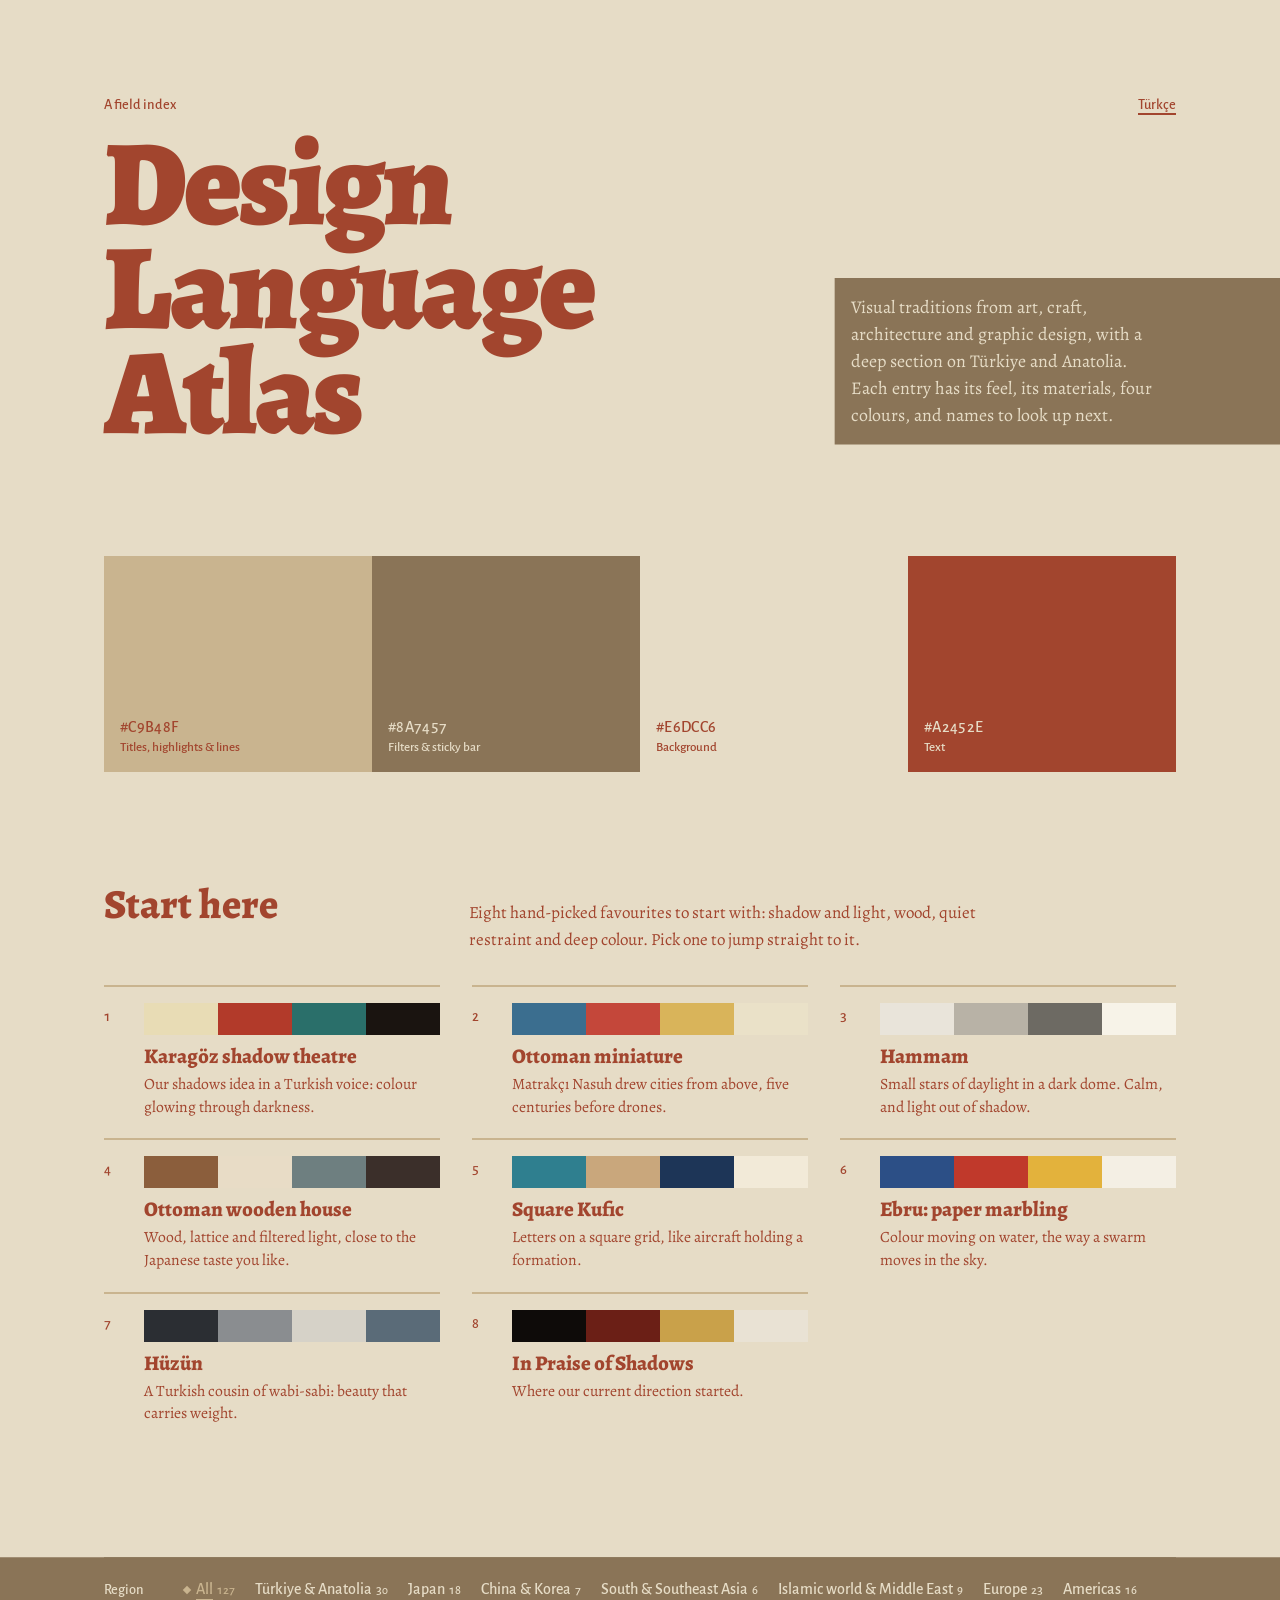
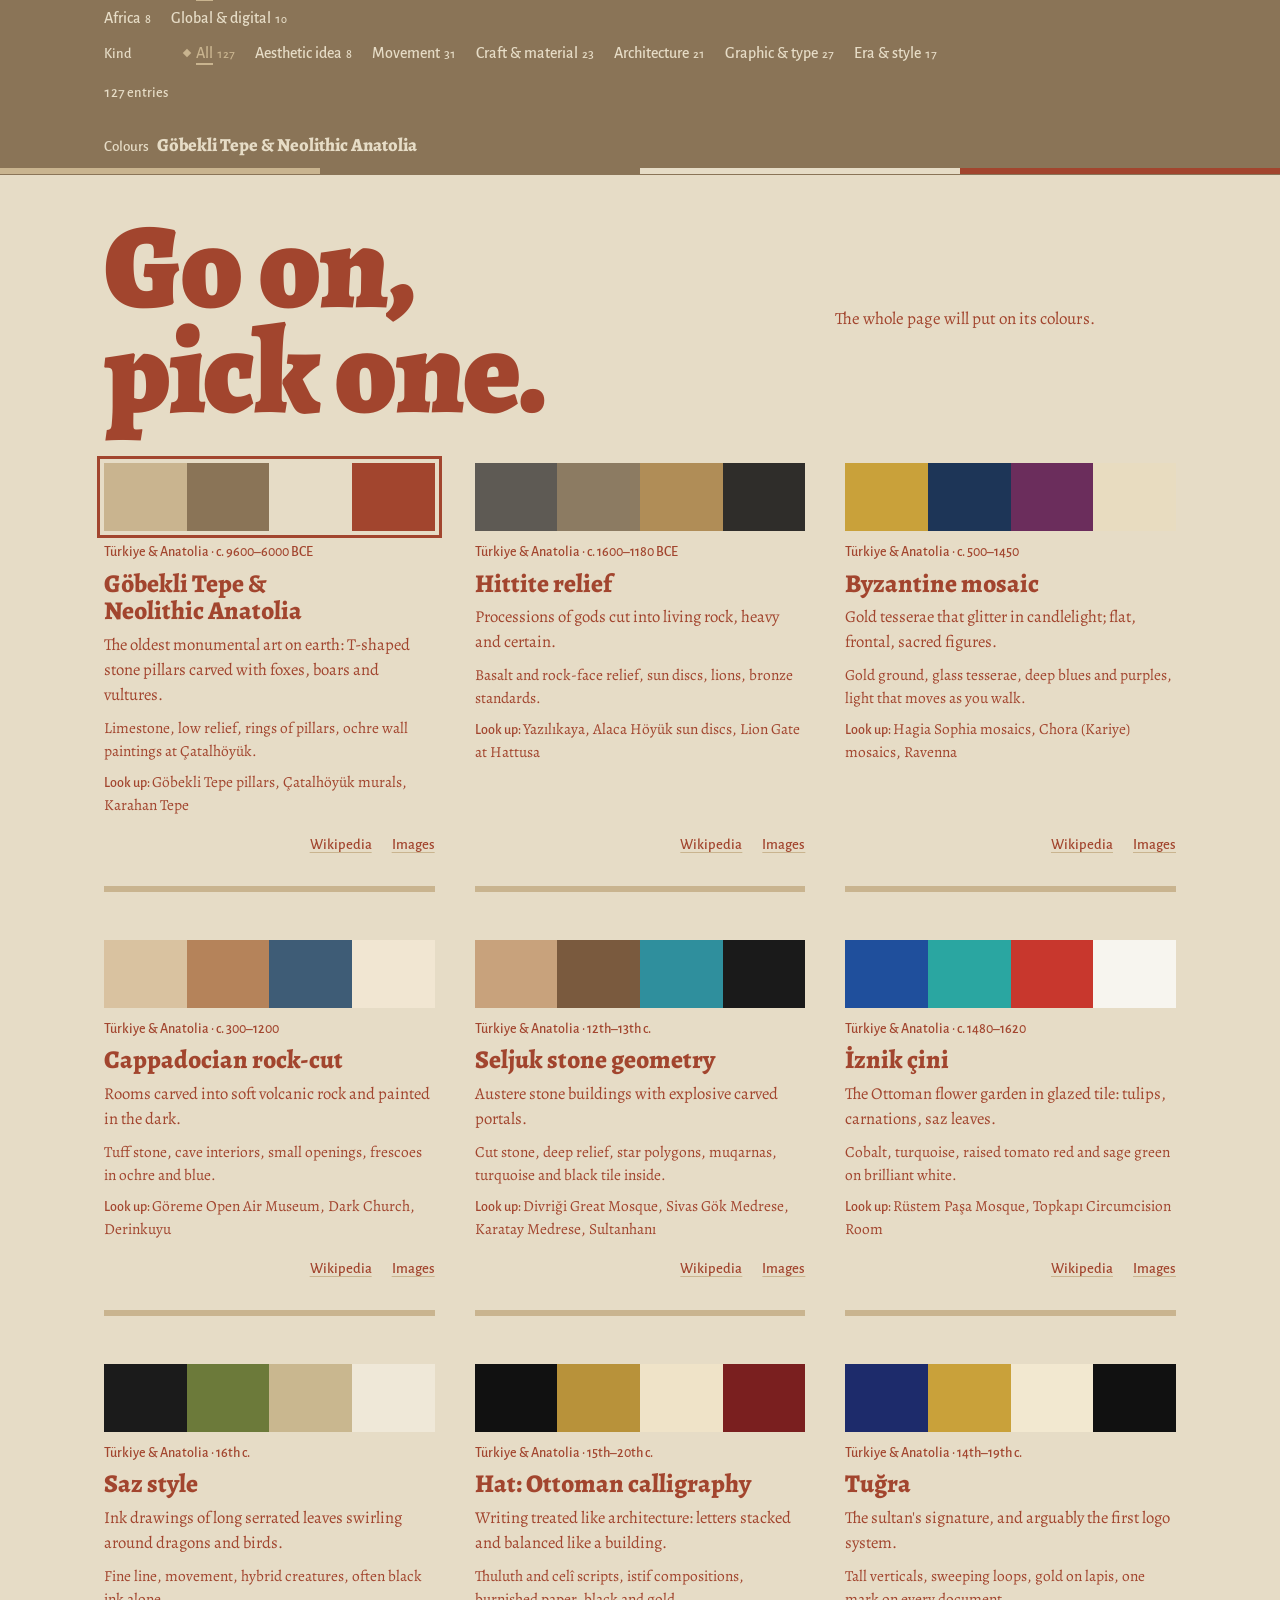
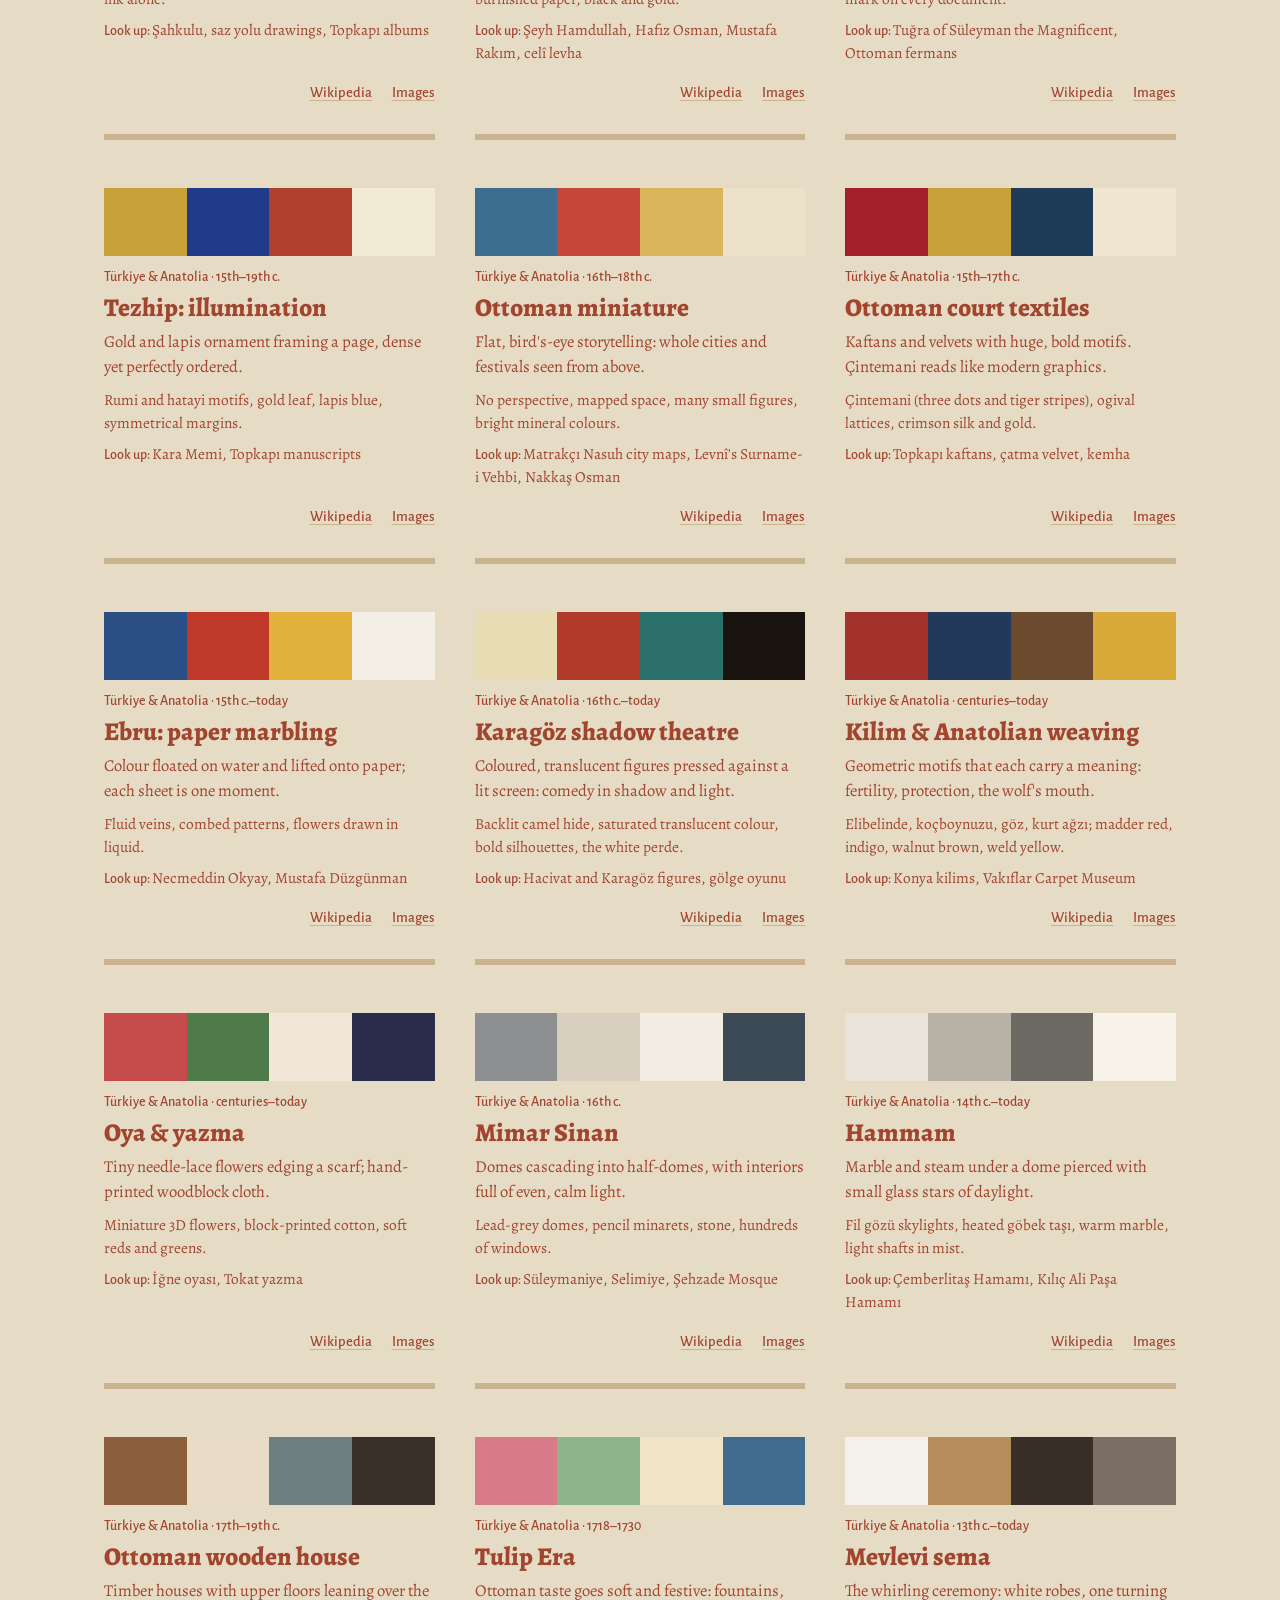
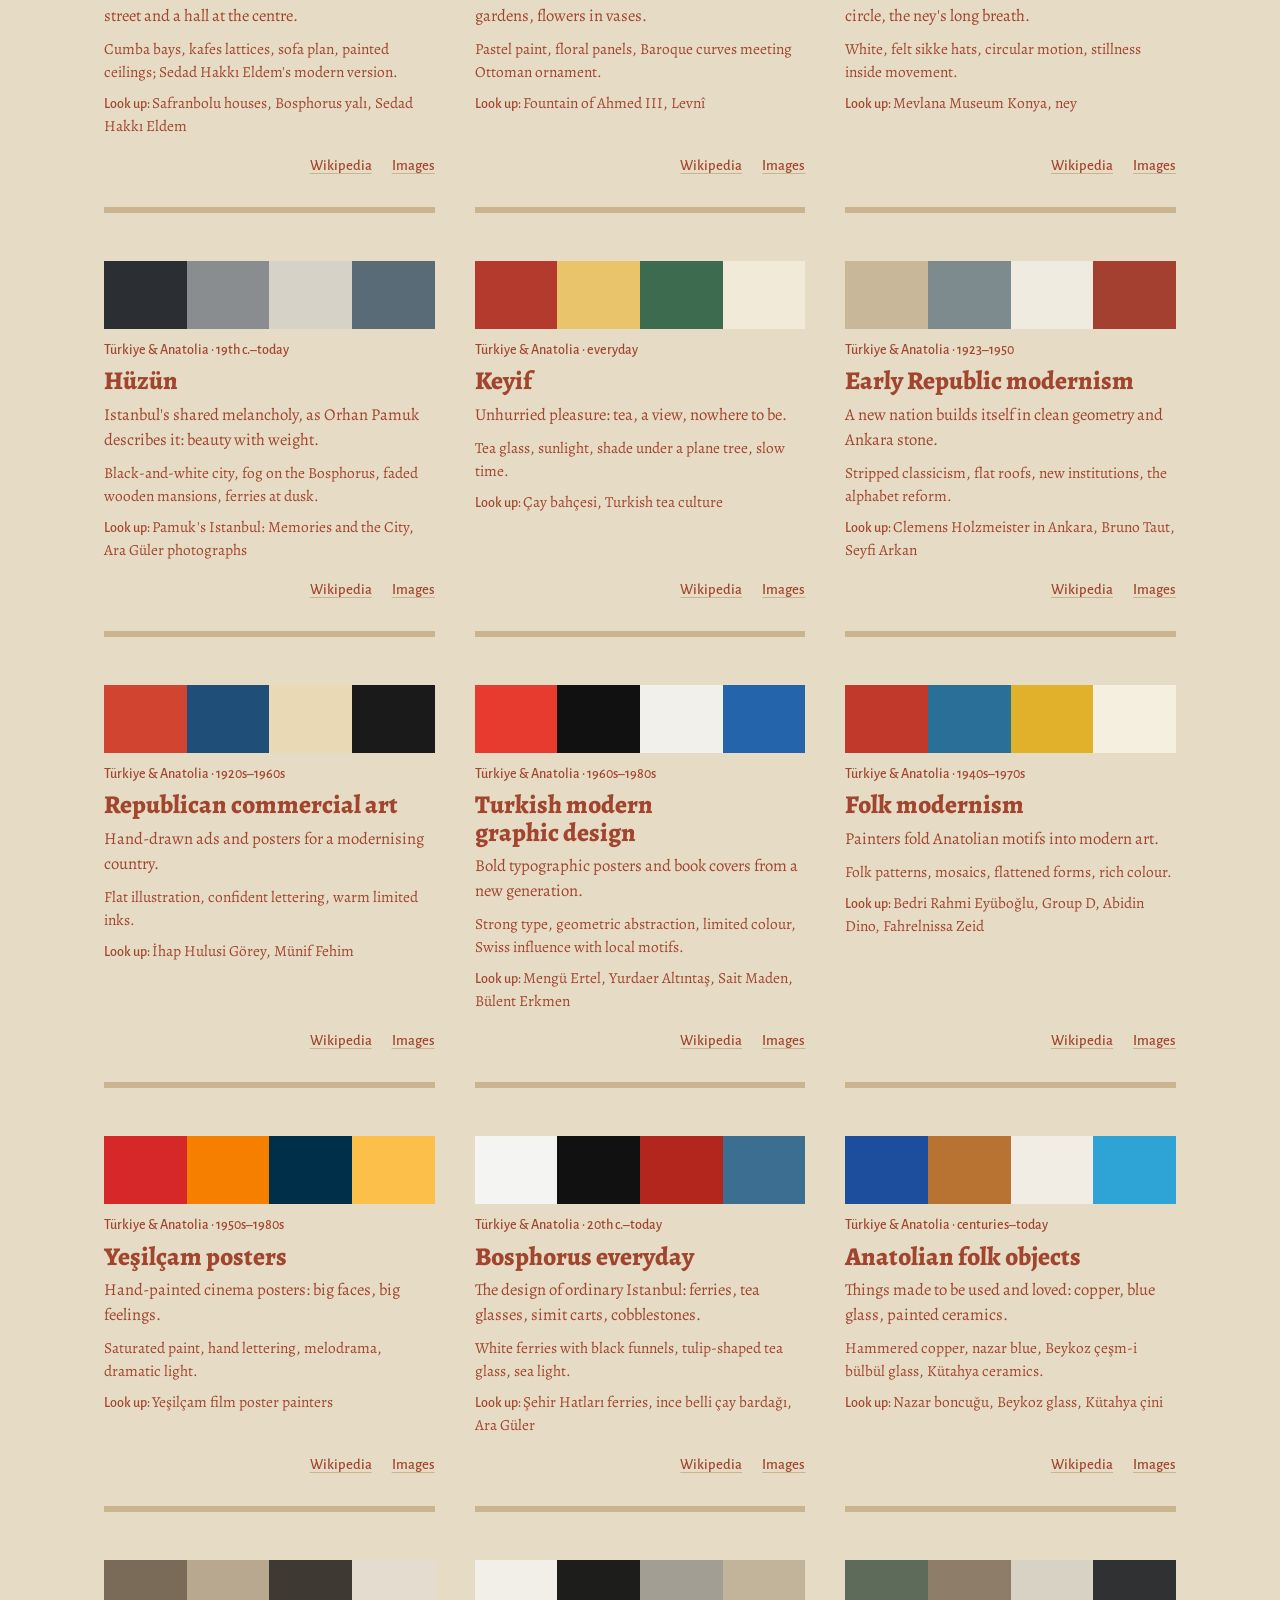
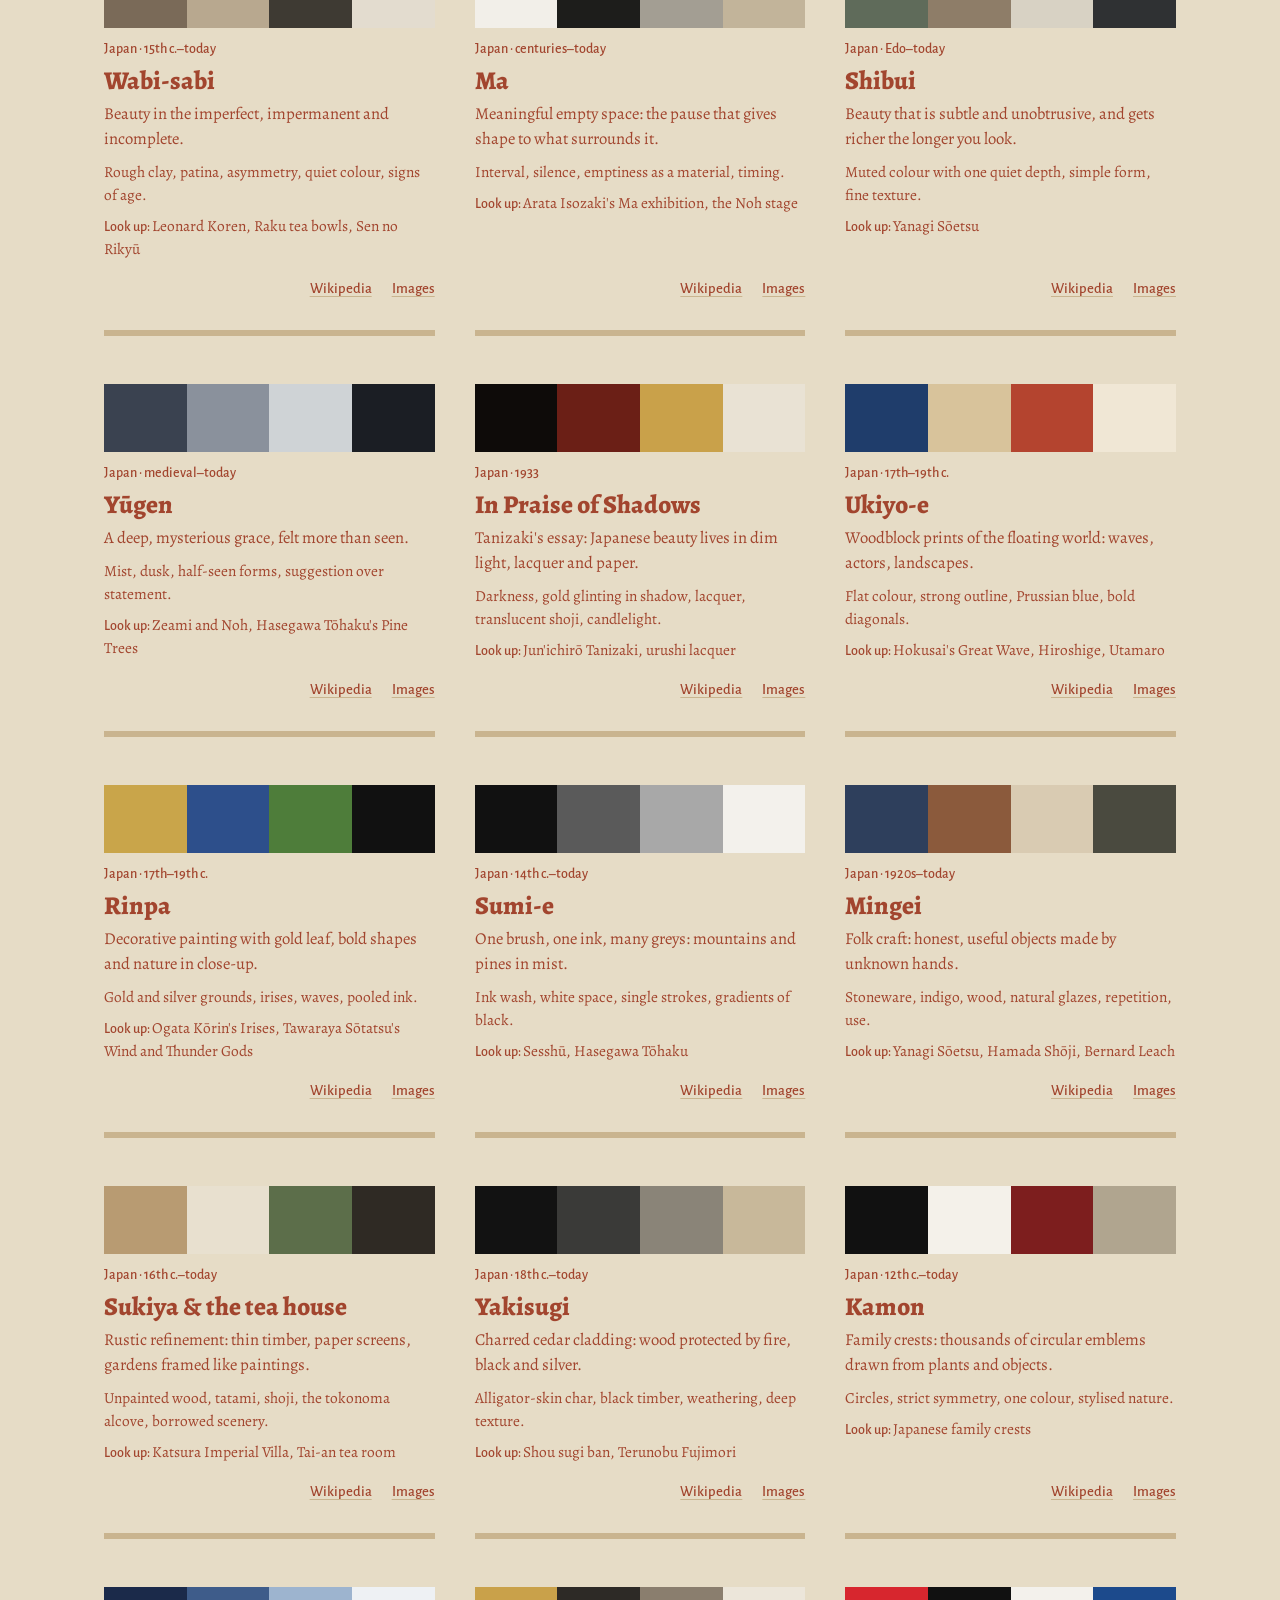
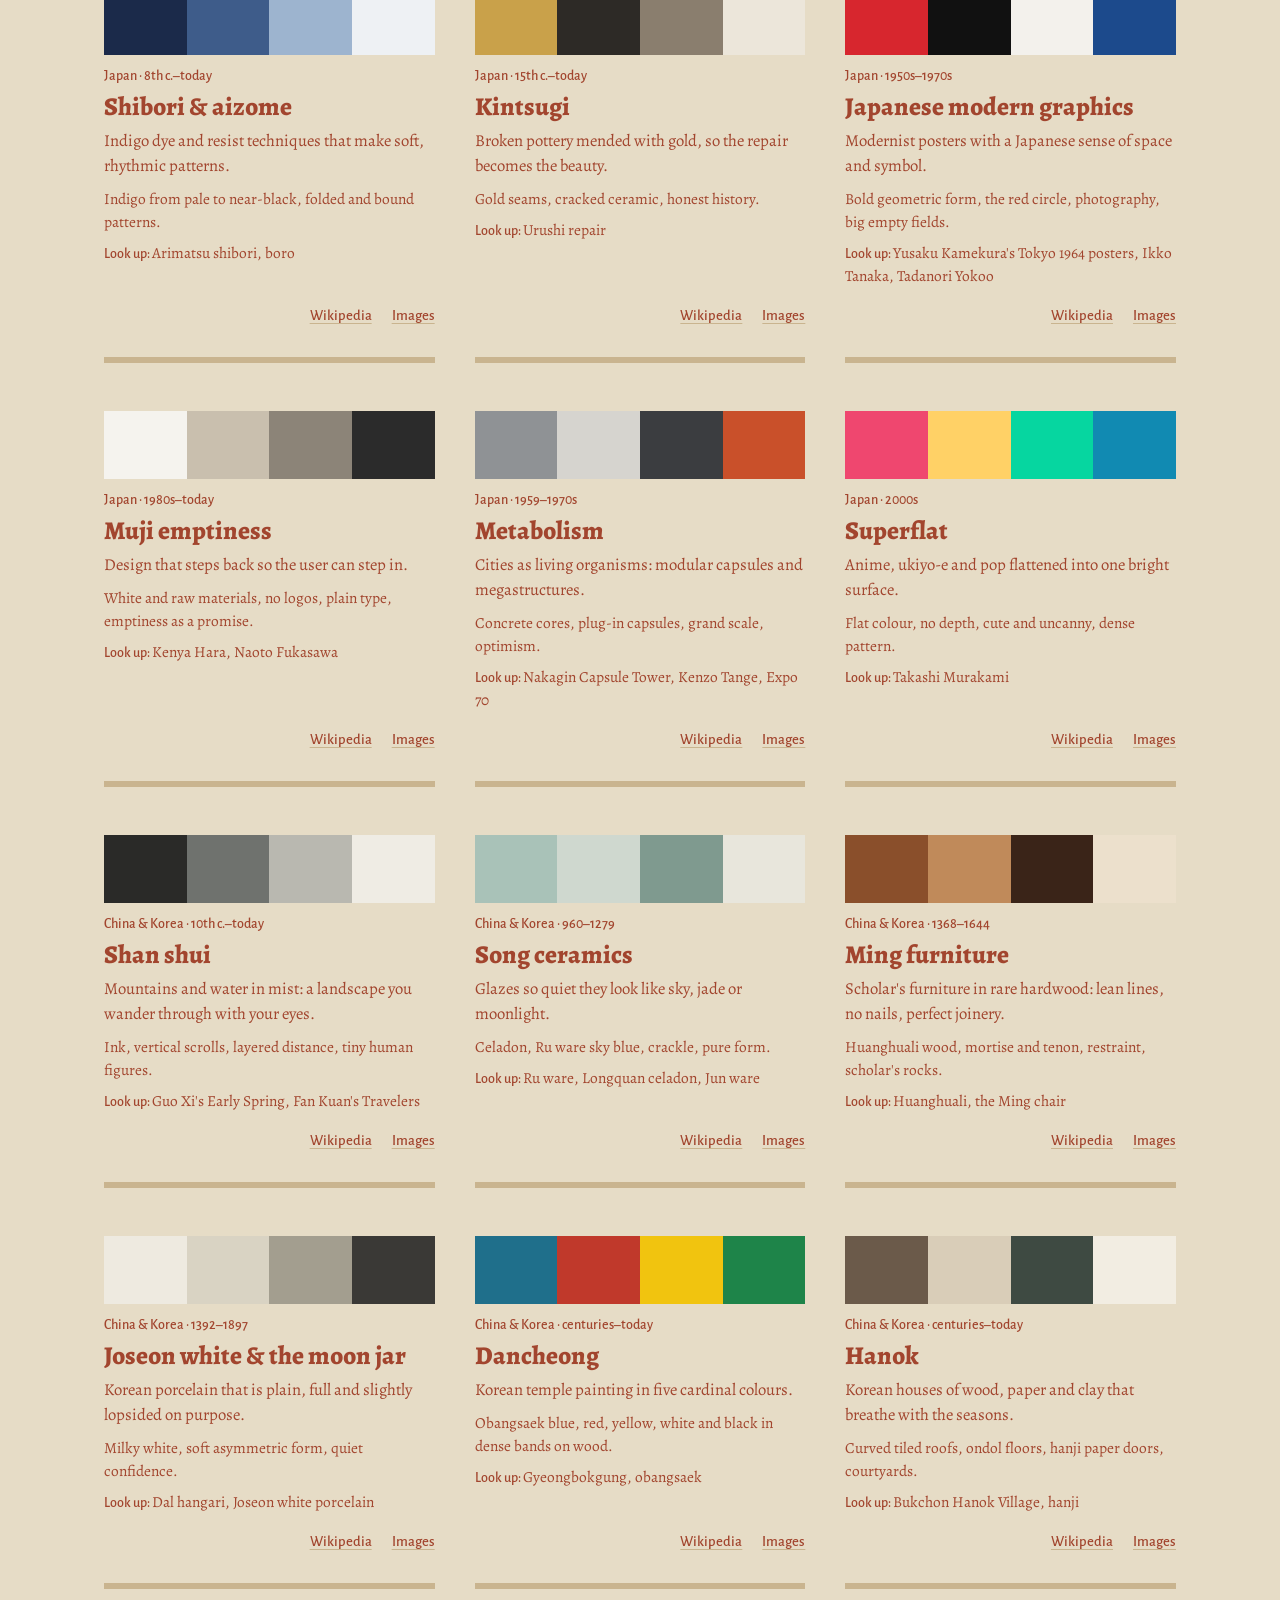
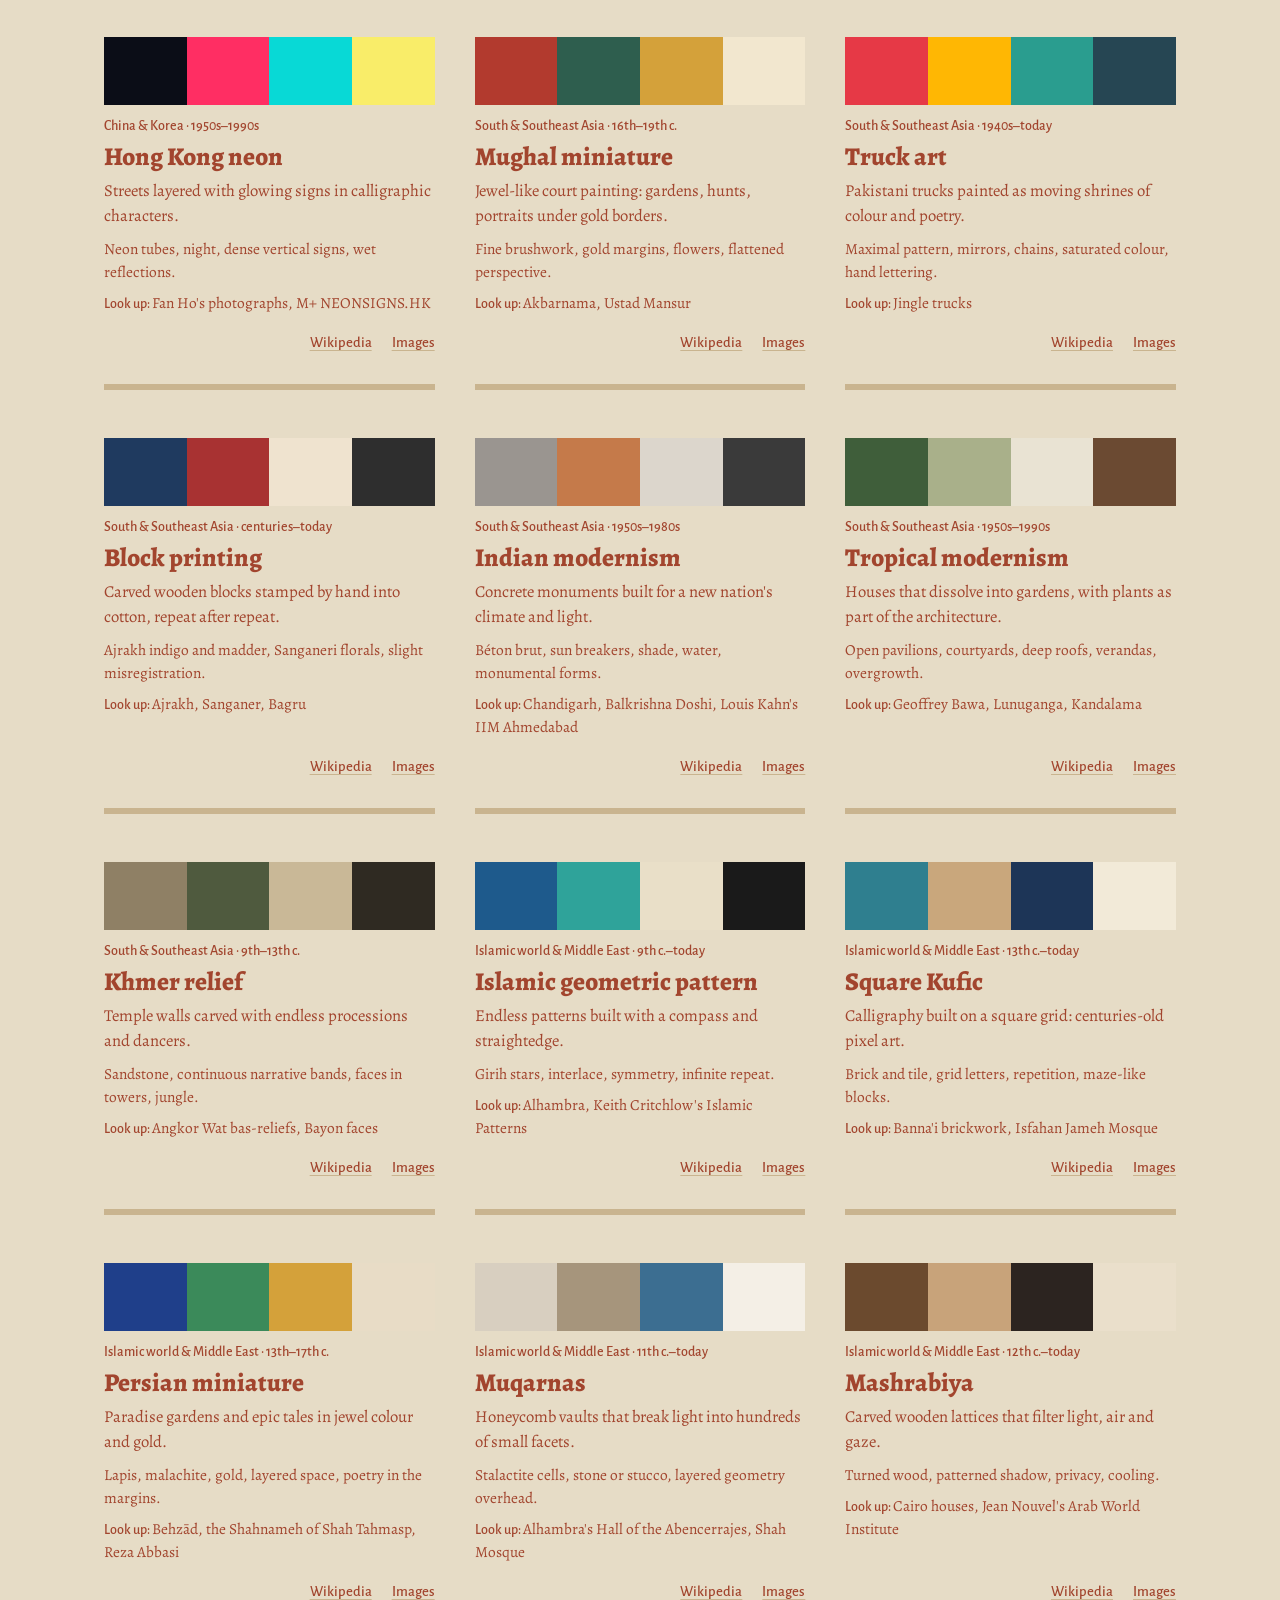
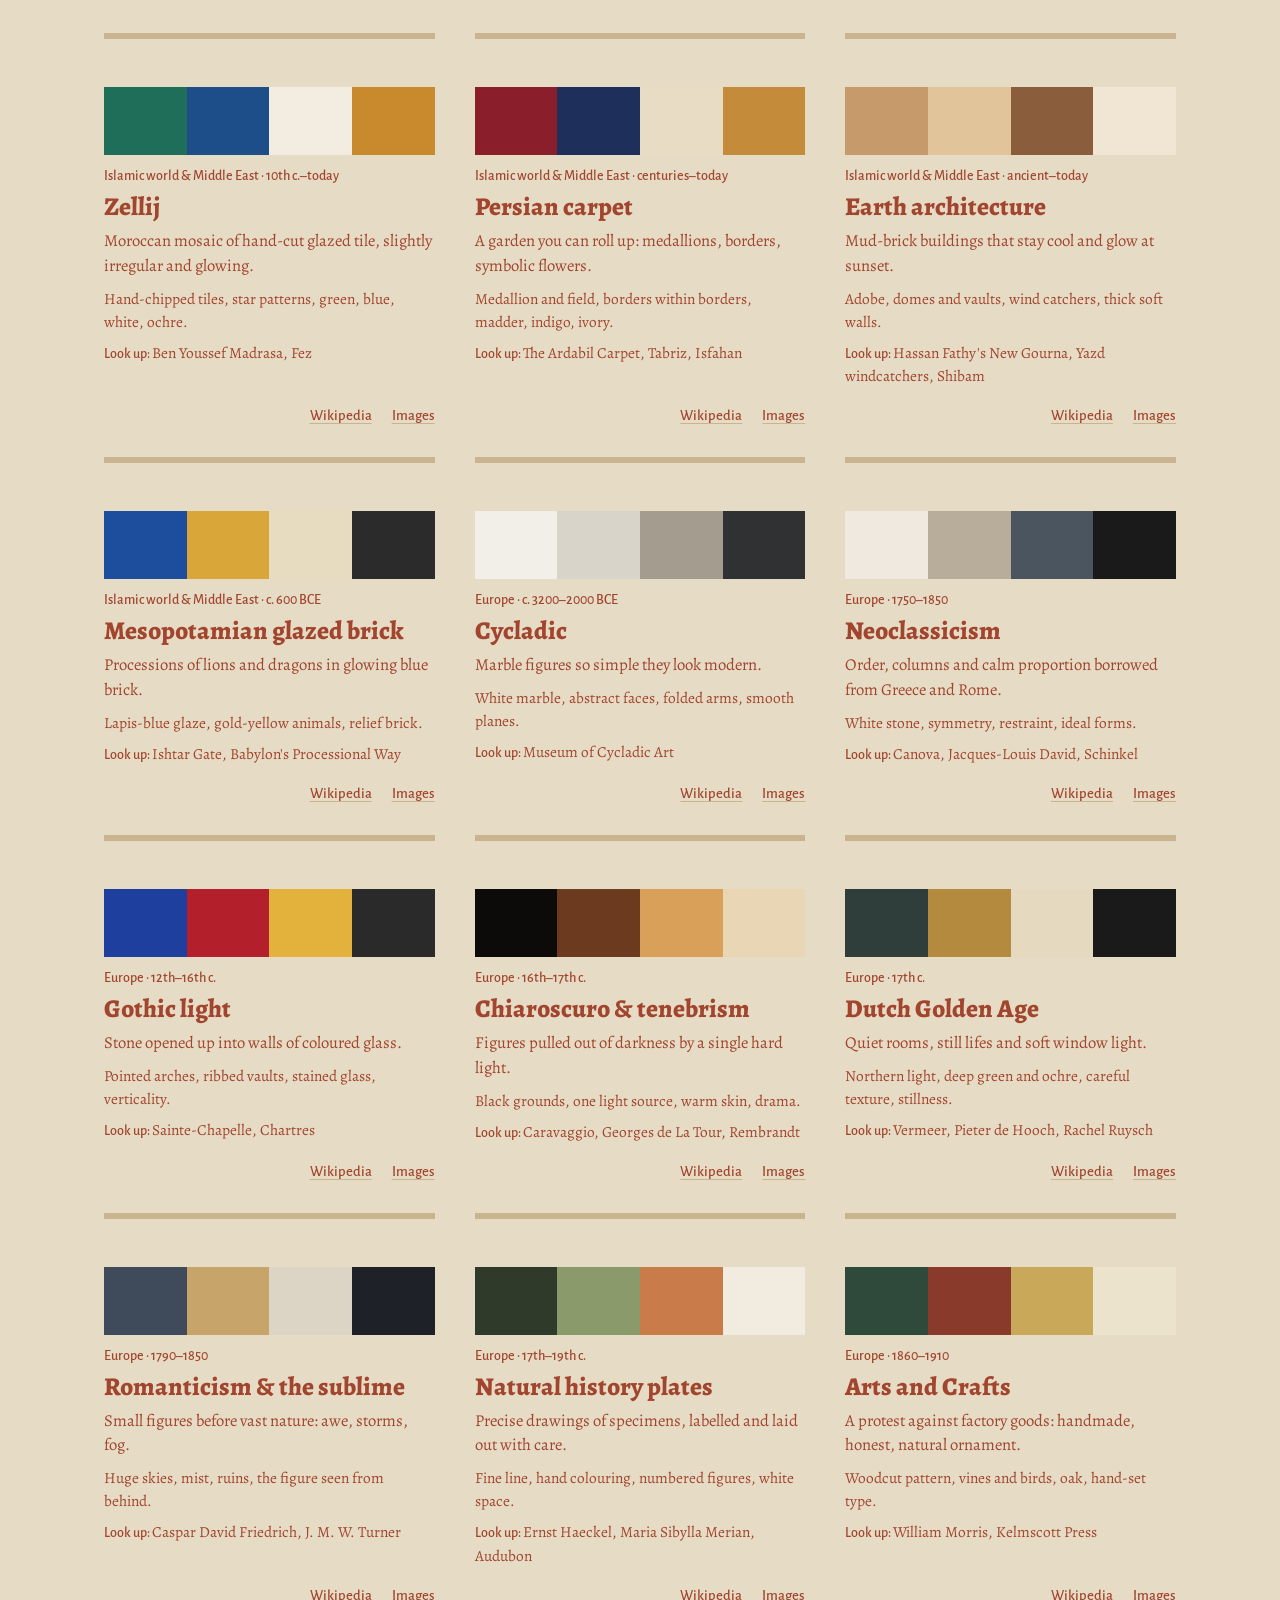
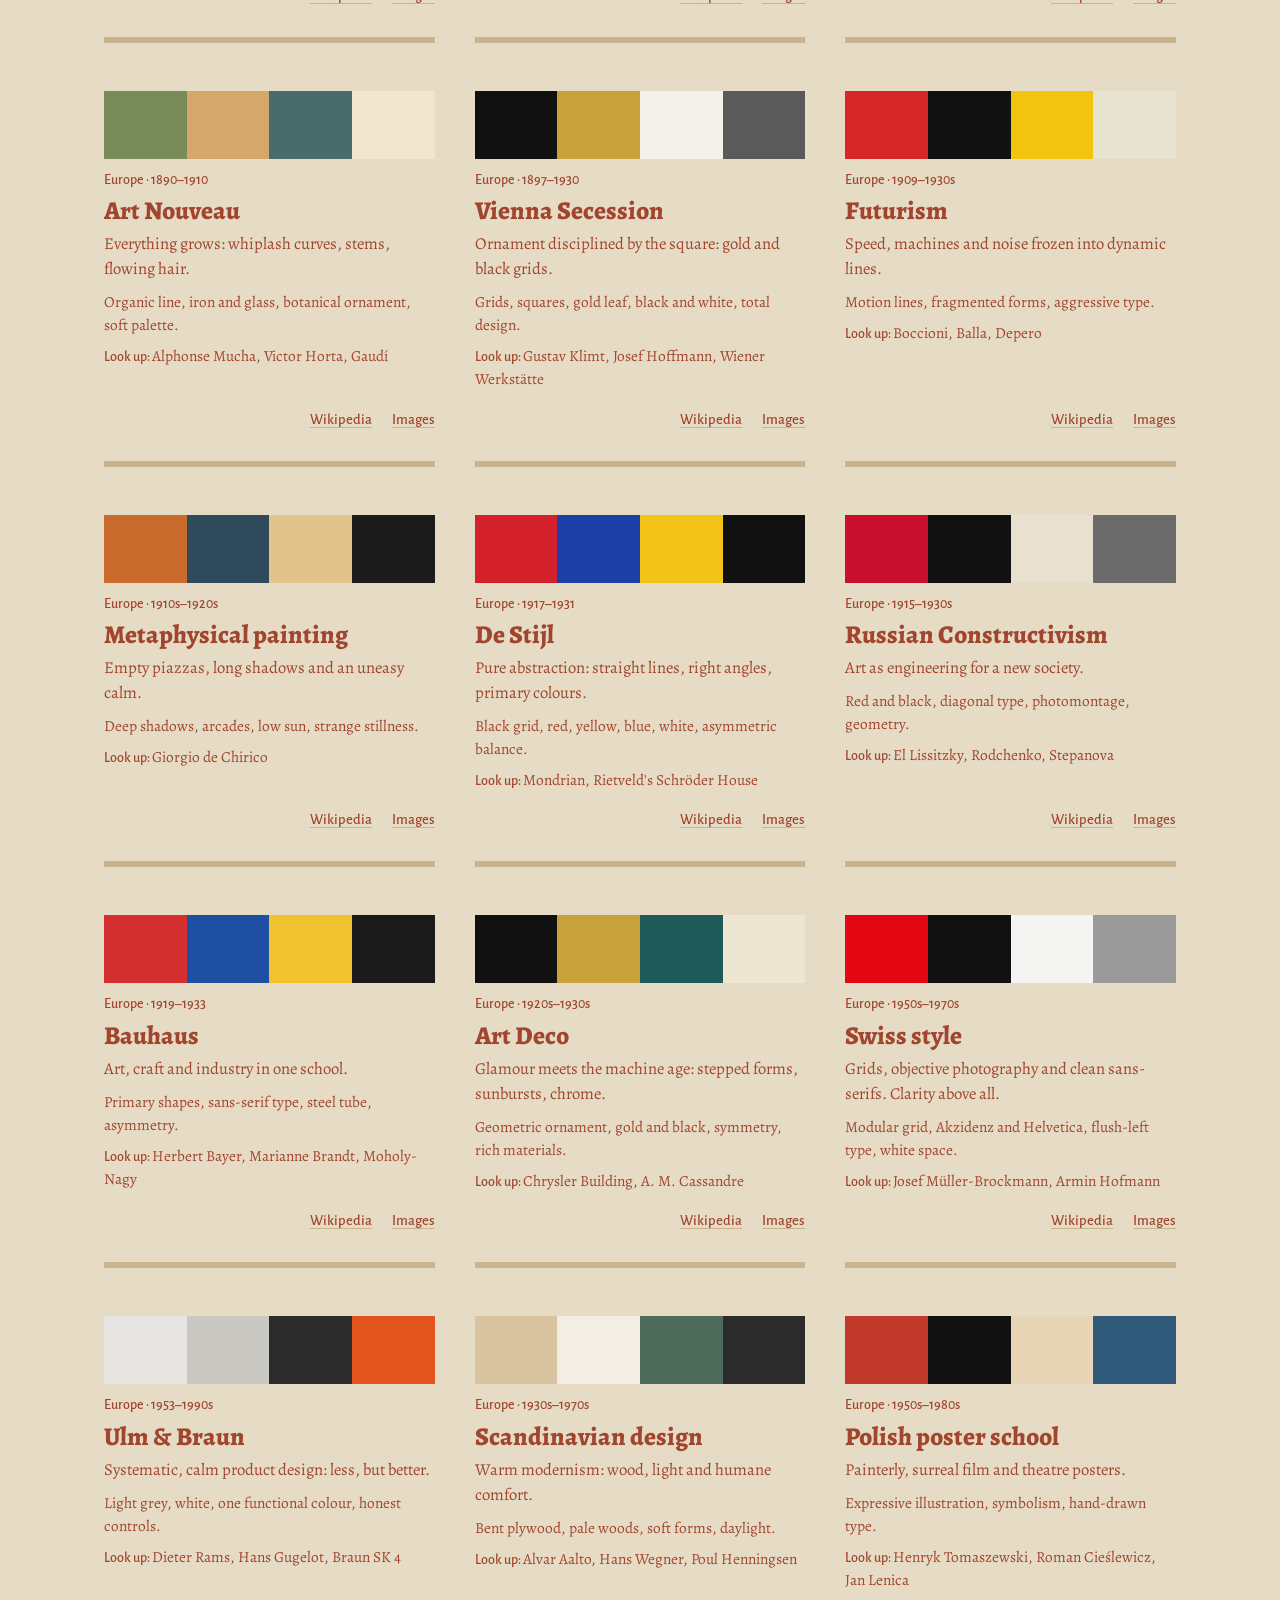
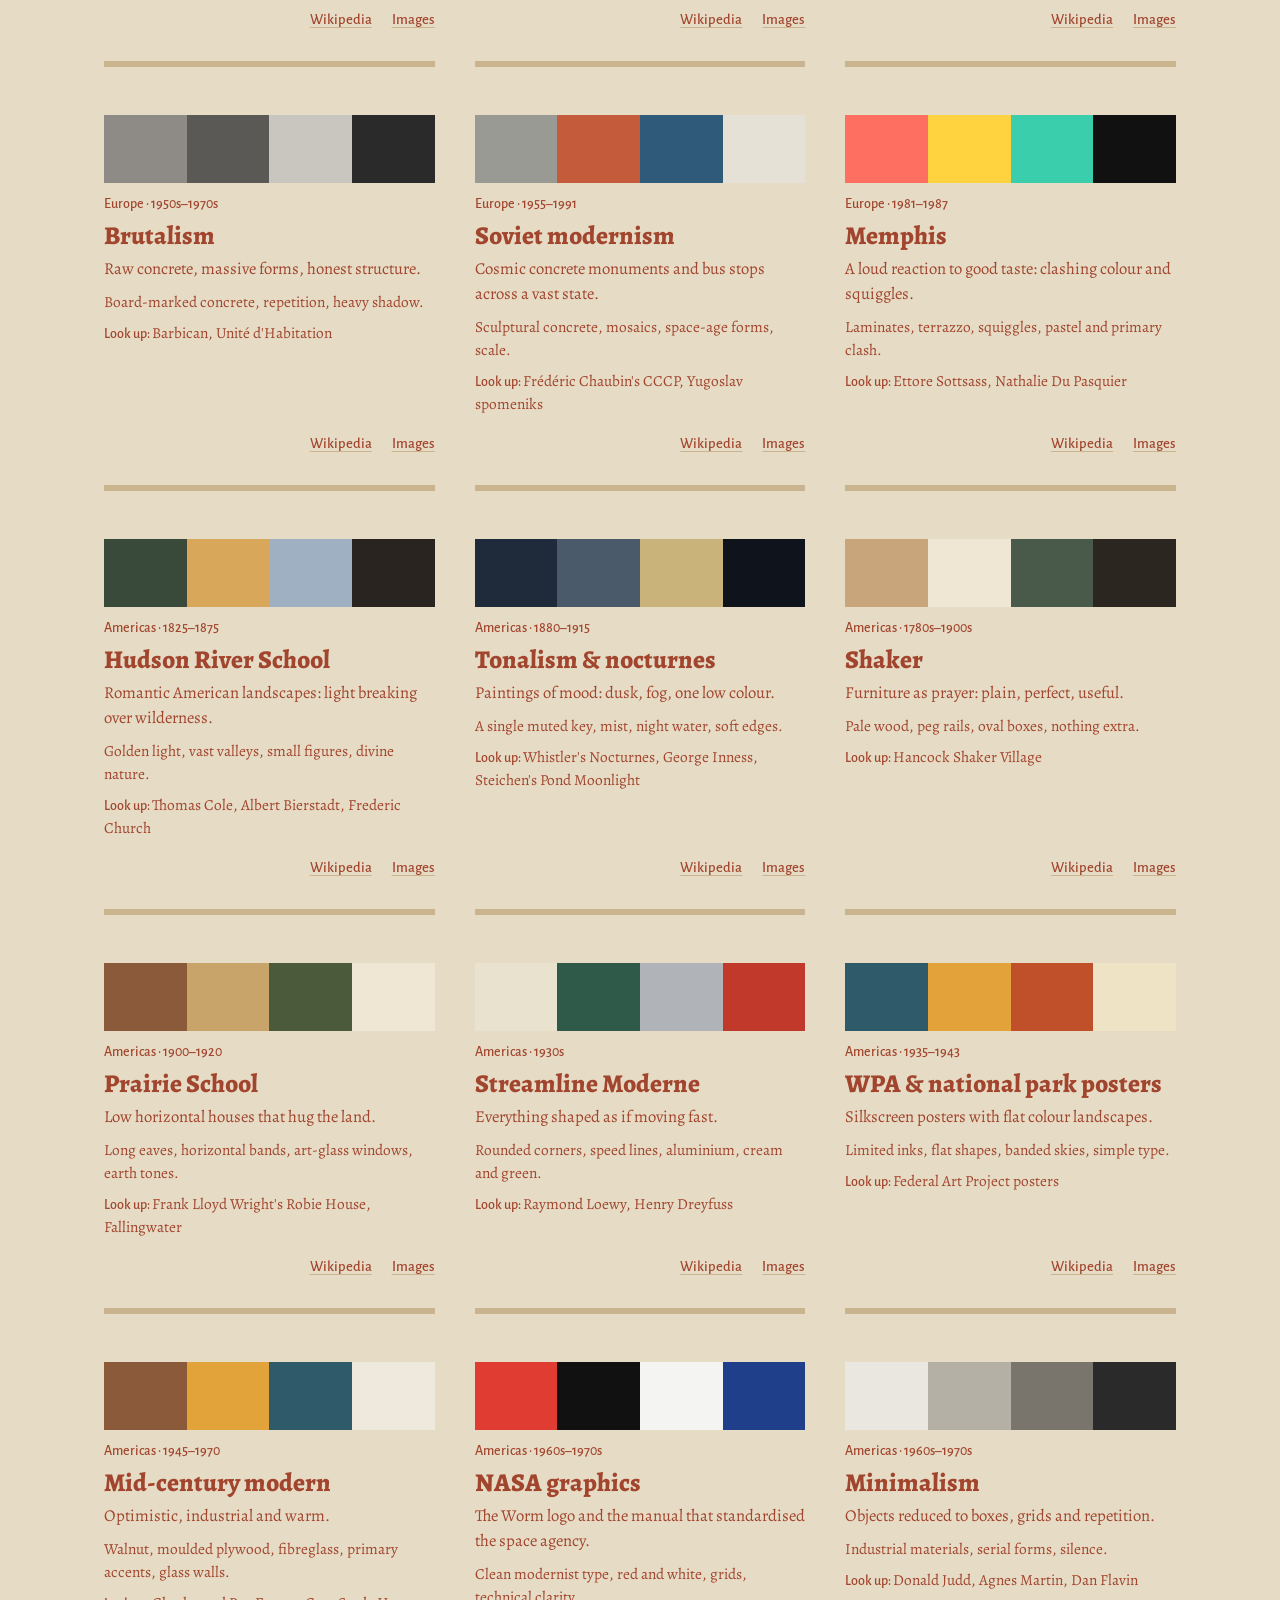
<file: en/index.html>
<!doctype html>
<!-- Generated by build.js from template.html. Do not edit; edit template.html and run: node build.js -->
<html lang="en" class="picked">
<head>
<meta charset="utf-8">
<meta name="viewport" content="width=device-width, initial-scale=1">
<title>Design Language Atlas: 127 design styles &amp; colour palettes</title>
<meta name="description" content="Explore 127 design languages, from Turkish saz style and İznik tiles to wabi-sabi and Bauhaus. Each has its feel, its materials and a four-colour palette you can try on the page.">
<link rel="canonical" href="https://orcunkok.github.io/dizayn-atlas/en/">
<link rel="alternate" hreflang="tr" href="https://orcunkok.github.io/dizayn-atlas/">
<link rel="alternate" hreflang="en" href="https://orcunkok.github.io/dizayn-atlas/en/">
<link rel="alternate" hreflang="x-default" href="https://orcunkok.github.io/dizayn-atlas/">
<link rel="alternate" type="text/markdown" title="All entries" href="../llms-full.txt">
<meta name="theme-color" content="#e6dcc6">
<style>html:root{--paper:#e6dcc6;--ink:#a2452e;--accent:#c9b48f;--title:#a2452e;--second:#8a7457;--on-second:#e6dcc6;--on-second-accent:#c9b48f}</style>
<link rel="icon" href="../favicon.svg" type="image/svg+xml">
<meta property="og:type" content="website">
<meta property="og:site_name" content="Design Language Atlas">
<meta property="og:locale" content="en_US">
<meta property="og:locale:alternate" content="tr_TR">
<meta property="og:title" content="Design Language Atlas: 127 design styles &amp; colour palettes">
<meta property="og:description" content="Explore 127 design languages, from Turkish saz style and İznik tiles to wabi-sabi and Bauhaus. Each has its feel, its materials and a four-colour palette you can try on the page.">
<meta property="og:url" content="https://orcunkok.github.io/dizayn-atlas/en/">
<meta property="og:image" content="https://orcunkok.github.io/dizayn-atlas/preview-en.png">
<meta property="og:image:width" content="1200">
<meta property="og:image:height" content="630">
<meta name="twitter:card" content="summary_large_image">
<meta name="twitter:title" content="Design Language Atlas: 127 design styles &amp; colour palettes">
<meta name="twitter:description" content="Explore 127 design languages, from Turkish saz style and İznik tiles to wabi-sabi and Bauhaus. Each has its feel, its materials and a four-colour palette you can try on the page.">
<meta name="twitter:image" content="https://orcunkok.github.io/dizayn-atlas/preview-en.png">
<script type="application/ld+json">{"@context":"https://schema.org","@graph":[{"@type":"WebSite","@id":"https://orcunkok.github.io/dizayn-atlas/#website","name":"Design Language Atlas","url":"https://orcunkok.github.io/dizayn-atlas/","inLanguage":["tr","en"]},{"@type":"CollectionPage","@id":"https://orcunkok.github.io/dizayn-atlas/en/#page","url":"https://orcunkok.github.io/dizayn-atlas/en/","name":"Design Language Atlas: 127 design styles & colour palettes","description":"Explore 127 design languages, from Turkish saz style and İznik tiles to wabi-sabi and Bauhaus. Each has its feel, its materials and a four-colour palette you can try on the page.","dateModified":"2026-10-04","isPartOf":{"@id":"https://orcunkok.github.io/dizayn-atlas/#website"},"inLanguage":"en","mainEntity":{"@type":"ItemList","numberOfItems":127,"itemListElement":[{"@type":"ListItem","position":1,"name":"Göbekli Tepe & Neolithic Anatolia","url":"https://orcunkok.github.io/dizayn-atlas/en/#gobekli-tepe-and-neolithic-anatolia","description":"The oldest monumental art on earth: T-shaped stone pillars carved with foxes, boars and vultures. Türkiye & Anatolia, c. 9600–6000 BCE. Palette: #c9b48f, #8a7457, #e6dcc6, #a2452e."},{"@type":"ListItem","position":2,"name":"Hittite relief","url":"https://orcunkok.github.io/dizayn-atlas/en/#hittite-relief","description":"Processions of gods cut into living rock, heavy and certain. Türkiye & Anatolia, c. 1600–1180 BCE. Palette: #5e5a54, #8c7b62, #b08d57, #2f2d2a."},{"@type":"ListItem","position":3,"name":"Byzantine mosaic","url":"https://orcunkok.github.io/dizayn-atlas/en/#byzantine-mosaic","description":"Gold tesserae that glitter in candlelight; flat, frontal, sacred figures. Türkiye & Anatolia, c. 500–1450. Palette: #c9a13a, #1d3557, #6b2d5c, #e8dcc0."},{"@type":"ListItem","position":4,"name":"Cappadocian rock-cut","url":"https://orcunkok.github.io/dizayn-atlas/en/#cappadocian-rock-cut","description":"Rooms carved into soft volcanic rock and painted in the dark. Türkiye & Anatolia, c. 300–1200. Palette: #d9c2a0, #b5835a, #3e5c76, #f1e6d2."},{"@type":"ListItem","position":5,"name":"Seljuk stone geometry","url":"https://orcunkok.github.io/dizayn-atlas/en/#seljuk-stone-geometry","description":"Austere stone buildings with explosive carved portals. Türkiye & Anatolia, 12th–13th c.. Palette: #c8a27c, #7a5a3e, #2f8f9d, #1a1a1a."},{"@type":"ListItem","position":6,"name":"İznik çini","url":"https://orcunkok.github.io/dizayn-atlas/en/#iznik-cini","description":"The Ottoman flower garden in glazed tile: tulips, carnations, saz leaves. Türkiye & Anatolia, c. 1480–1620. Palette: #1f4f9c, #2aa6a1, #c8372d, #f7f5ef."},{"@type":"ListItem","position":7,"name":"Saz style","url":"https://orcunkok.github.io/dizayn-atlas/en/#saz-style","description":"Ink drawings of long serrated leaves swirling around dragons and birds. Türkiye & Anatolia, 16th c.. Palette: #1b1b1b, #6c7a3a, #c9b78f, #efe8d8."},{"@type":"ListItem","position":8,"name":"Hat: Ottoman calligraphy","url":"https://orcunkok.github.io/dizayn-atlas/en/#hat-ottoman-calligraphy","description":"Writing treated like architecture: letters stacked and balanced like a building. Türkiye & Anatolia, 15th–20th c.. Palette: #111111, #b8923a, #efe3c8, #7a1f1f."},{"@type":"ListItem","position":9,"name":"Tuğra","url":"https://orcunkok.github.io/dizayn-atlas/en/#tugra","description":"The sultan's signature, and arguably the first logo system. Türkiye & Anatolia, 14th–19th c.. Palette: #1d2b6b, #c9a13a, #f2e8d0, #111111."},{"@type":"ListItem","position":10,"name":"Tezhip: illumination","url":"https://orcunkok.github.io/dizayn-atlas/en/#tezhip-illumination","description":"Gold and lapis ornament framing a page, dense yet perfectly ordered. Türkiye & Anatolia, 15th–19th c.. Palette: #c9a13a, #1f3b8a, #b0412e, #f3ead6."},{"@type":"ListItem","position":11,"name":"Ottoman miniature","url":"https://orcunkok.github.io/dizayn-atlas/en/#ottoman-miniature","description":"Flat, bird's-eye storytelling: whole cities and festivals seen from above. Türkiye & Anatolia, 16th–18th c.. Palette: #3b6e8f, #c4473a, #d9b45a, #eae1c8."},{"@type":"ListItem","position":12,"name":"Ottoman court textiles","url":"https://orcunkok.github.io/dizayn-atlas/en/#ottoman-court-textiles","description":"Kaftans and velvets with huge, bold motifs. Çintemani reads like modern graphics. Türkiye & Anatolia, 15th–17th c.. Palette: #a3202b, #c9a13a, #1f3b5a, #f1e6cf."},{"@type":"ListItem","position":13,"name":"Ebru: paper marbling","url":"https://orcunkok.github.io/dizayn-atlas/en/#ebru-paper-marbling","description":"Colour floated on water and lifted onto paper; each sheet is one moment. Türkiye & Anatolia, 15th c.–today. Palette: #2c4f86, #c0392b, #e3b23c, #f4efe4."},{"@type":"ListItem","position":14,"name":"Karagöz shadow theatre","url":"https://orcunkok.github.io/dizayn-atlas/en/#karagoz-shadow-theatre","description":"Coloured, translucent figures pressed against a lit screen: comedy in shadow and light. Türkiye & Anatolia, 16th c.–today. Palette: #e8dcb5, #b23a2a, #2a6f6a, #1a1410."},{"@type":"ListItem","position":15,"name":"Kilim & Anatolian weaving","url":"https://orcunkok.github.io/dizayn-atlas/en/#kilim-and-anatolian-weaving","description":"Geometric motifs that each carry a meaning: fertility, protection, the wolf's mouth. Türkiye & Anatolia, centuries–today. Palette: #a2322b, #23395b, #6b4a2e, #d9a93a."},{"@type":"ListItem","position":16,"name":"Oya & yazma","url":"https://orcunkok.github.io/dizayn-atlas/en/#oya-and-yazma","description":"Tiny needle-lace flowers edging a scarf; hand-printed woodblock cloth. Türkiye & Anatolia, centuries–today. Palette: #c64b4b, #4f7a4a, #f2e6d6, #2b2b4a."},{"@type":"ListItem","position":17,"name":"Mimar Sinan","url":"https://orcunkok.github.io/dizayn-atlas/en/#mimar-sinan","description":"Domes cascading into half-domes, with interiors full of even, calm light. Türkiye & Anatolia, 16th c.. Palette: #8d8f91, #d8cfbf, #f2ede3, #3c4a57."},{"@type":"ListItem","position":18,"name":"Hammam","url":"https://orcunkok.github.io/dizayn-atlas/en/#hammam","description":"Marble and steam under a dome pierced with small glass stars of daylight. Türkiye & Anatolia, 14th c.–today. Palette: #e9e4da, #b8b2a6, #6d6a63, #f7f3e8."},{"@type":"ListItem","position":19,"name":"Ottoman wooden house","url":"https://orcunkok.github.io/dizayn-atlas/en/#ottoman-wooden-house","description":"Timber houses with upper floors leaning over the street and a hall at the centre. Türkiye & Anatolia, 17th–19th c.. Palette: #8b5e3c, #e8dcc6, #6e7f80, #3b2f2a."},{"@type":"ListItem","position":20,"name":"Tulip Era","url":"https://orcunkok.github.io/dizayn-atlas/en/#tulip-era","description":"Ottoman taste goes soft and festive: fountains, gardens, flowers in vases. Türkiye & Anatolia, 1718–1730. Palette: #d97a8a, #8fb38a, #f1e3c6, #3f6c8c."},{"@type":"ListItem","position":21,"name":"Mevlevi sema","url":"https://orcunkok.github.io/dizayn-atlas/en/#mevlevi-sema","description":"The whirling ceremony: white robes, one turning circle, the ney's long breath. Türkiye & Anatolia, 13th c.–today. Palette: #f4f1ea, #b58d5b, #3a2f28, #7b6e64."},{"@type":"ListItem","position":22,"name":"Hüzün","url":"https://orcunkok.github.io/dizayn-atlas/en/#huzun","description":"Istanbul's shared melancholy, as Orhan Pamuk describes it: beauty with weight. Türkiye & Anatolia, 19th c.–today. Palette: #2b2e33, #8a8d90, #d6d2c8, #5a6b78."},{"@type":"ListItem","position":23,"name":"Keyif","url":"https://orcunkok.github.io/dizayn-atlas/en/#keyif","description":"Unhurried pleasure: tea, a view, nowhere to be. Türkiye & Anatolia, everyday. Palette: #b33a2c, #e9c46a, #3d6b4f, #f2ead8."},{"@type":"ListItem","position":24,"name":"Early Republic modernism","url":"https://orcunkok.github.io/dizayn-atlas/en/#early-republic-modernism","description":"A new nation builds itself in clean geometry and Ankara stone. Türkiye & Anatolia, 1923–1950. Palette: #c9b79a, #7e8b8e, #f0ebe0, #a3402f."},{"@type":"ListItem","position":25,"name":"Republican commercial art","url":"https://orcunkok.github.io/dizayn-atlas/en/#republican-commercial-art","description":"Hand-drawn ads and posters for a modernising country. Türkiye & Anatolia, 1920s–1960s. Palette: #d1442f, #1f4e79, #e9d9b5, #1a1a1a."},{"@type":"ListItem","position":26,"name":"Turkish modern graphic design","url":"https://orcunkok.github.io/dizayn-atlas/en/#turkish-modern-graphic-design","description":"Bold typographic posters and book covers from a new generation. Türkiye & Anatolia, 1960s–1980s. Palette: #e63b2e, #111111, #f2f0ea, #2364aa."},{"@type":"ListItem","position":27,"name":"Folk modernism","url":"https://orcunkok.github.io/dizayn-atlas/en/#folk-modernism","description":"Painters fold Anatolian motifs into modern art. Türkiye & Anatolia, 1940s–1970s. Palette: #c0392b, #2a6f97, #e1b12c, #f5efe0."},{"@type":"ListItem","position":28,"name":"Yeşilçam posters","url":"https://orcunkok.github.io/dizayn-atlas/en/#yesilcam-posters","description":"Hand-painted cinema posters: big faces, big feelings. Türkiye & Anatolia, 1950s–1980s. Palette: #d62828, #f77f00, #003049, #fcbf49."},{"@type":"ListItem","position":29,"name":"Bosphorus everyday","url":"https://orcunkok.github.io/dizayn-atlas/en/#bosphorus-everyday","description":"The design of ordinary Istanbul: ferries, tea glasses, simit carts, cobblestones. Türkiye & Anatolia, 20th c.–today. Palette: #f4f4f2, #111111, #b3261e, #3c6e91."},{"@type":"ListItem","position":30,"name":"Anatolian folk objects","url":"https://orcunkok.github.io/dizayn-atlas/en/#anatolian-folk-objects","description":"Things made to be used and loved: copper, blue glass, painted ceramics. Türkiye & Anatolia, centuries–today. Palette: #1d4e9e, #b87333, #f2ede4, #2ea3d6."},{"@type":"ListItem","position":31,"name":"Wabi-sabi","url":"https://orcunkok.github.io/dizayn-atlas/en/#wabi-sabi","description":"Beauty in the imperfect, impermanent and incomplete. Japan, 15th c.–today. Palette: #7a6a58, #b8a88f, #3e3a33, #e3dccf."},{"@type":"ListItem","position":32,"name":"Ma","url":"https://orcunkok.github.io/dizayn-atlas/en/#ma","description":"Meaningful empty space: the pause that gives shape to what surrounds it. Japan, centuries–today. Palette: #f2efe9, #1d1d1b, #a39e93, #c2b49a."},{"@type":"ListItem","position":33,"name":"Shibui","url":"https://orcunkok.github.io/dizayn-atlas/en/#shibui","description":"Beauty that is subtle and unobtrusive, and gets richer the longer you look. Japan, Edo–today. Palette: #5f6b5a, #8e7d68, #d8d2c4, #2f3133."},{"@type":"ListItem","position":34,"name":"Yūgen","url":"https://orcunkok.github.io/dizayn-atlas/en/#yugen","description":"A deep, mysterious grace, felt more than seen. Japan, medieval–today. Palette: #3a4250, #8a919c, #cfd3d6, #1b1e24."},{"@type":"ListItem","position":35,"name":"In Praise of Shadows","url":"https://orcunkok.github.io/dizayn-atlas/en/#in-praise-of-shadows","description":"Tanizaki's essay: Japanese beauty lives in dim light, lacquer and paper. Japan, 1933. Palette: #0e0b09, #6b1f16, #c9a14a, #e9e2d4."},{"@type":"ListItem","position":36,"name":"Ukiyo-e","url":"https://orcunkok.github.io/dizayn-atlas/en/#ukiyo-e","description":"Woodblock prints of the floating world: waves, actors, landscapes. Japan, 17th–19th c.. Palette: #1f3d6b, #d8c39b, #b4442f, #f0e7d5."},{"@type":"ListItem","position":37,"name":"Rinpa","url":"https://orcunkok.github.io/dizayn-atlas/en/#rinpa","description":"Decorative painting with gold leaf, bold shapes and nature in close-up. Japan, 17th–19th c.. Palette: #c9a54a, #2d4f8b, #4e7d3a, #111111."},{"@type":"ListItem","position":38,"name":"Sumi-e","url":"https://orcunkok.github.io/dizayn-atlas/en/#sumi-e","description":"One brush, one ink, many greys: mountains and pines in mist. Japan, 14th c.–today. Palette: #111111, #5a5a5a, #a8a8a8, #f3f1ec."},{"@type":"ListItem","position":39,"name":"Mingei","url":"https://orcunkok.github.io/dizayn-atlas/en/#mingei","description":"Folk craft: honest, useful objects made by unknown hands. Japan, 1920s–today. Palette: #2e3f5c, #8b5a3c, #d9cbb2, #4a4a3f."},{"@type":"ListItem","position":40,"name":"Sukiya & the tea house","url":"https://orcunkok.github.io/dizayn-atlas/en/#sukiya-and-the-tea-house","description":"Rustic refinement: thin timber, paper screens, gardens framed like paintings. Japan, 16th c.–today. Palette: #b89b72, #e8e0cf, #5c6e4a, #2f2a24."},{"@type":"ListItem","position":41,"name":"Yakisugi","url":"https://orcunkok.github.io/dizayn-atlas/en/#yakisugi","description":"Charred cedar cladding: wood protected by fire, black and silver. Japan, 18th c.–today. Palette: #121212, #3a3a38, #8a8478, #c8b89a."},{"@type":"ListItem","position":42,"name":"Kamon","url":"https://orcunkok.github.io/dizayn-atlas/en/#kamon","description":"Family crests: thousands of circular emblems drawn from plants and objects. Japan, 12th c.–today. Palette: #111111, #f4f1ea, #7d1e1e, #b0a58f."},{"@type":"ListItem","position":43,"name":"Shibori & aizome","url":"https://orcunkok.github.io/dizayn-atlas/en/#shibori-and-aizome","description":"Indigo dye and resist techniques that make soft, rhythmic patterns. Japan, 8th c.–today. Palette: #1b2a4a, #3e5c8a, #9db4cf, #eef1f4."},{"@type":"ListItem","position":44,"name":"Kintsugi","url":"https://orcunkok.github.io/dizayn-atlas/en/#kintsugi","description":"Broken pottery mended with gold, so the repair becomes the beauty. Japan, 15th c.–today. Palette: #c9a14a, #2d2a26, #8a7e6e, #ece6da."},{"@type":"ListItem","position":45,"name":"Japanese modern graphics","url":"https://orcunkok.github.io/dizayn-atlas/en/#japanese-modern-graphics","description":"Modernist posters with a Japanese sense of space and symbol. Japan, 1950s–1970s. Palette: #d7262e, #111111, #f3f1ec, #1c4a8c."},{"@type":"ListItem","position":46,"name":"Muji emptiness","url":"https://orcunkok.github.io/dizayn-atlas/en/#muji-emptiness","description":"Design that steps back so the user can step in. Japan, 1980s–today. Palette: #f5f3ee, #c9bfae, #8c8478, #2b2b2b."},{"@type":"ListItem","position":47,"name":"Metabolism","url":"https://orcunkok.github.io/dizayn-atlas/en/#metabolism","description":"Cities as living organisms: modular capsules and megastructures. Japan, 1959–1970s. Palette: #8f9295, #d6d4cf, #3b3d40, #c9502a."},{"@type":"ListItem","position":48,"name":"Superflat","url":"https://orcunkok.github.io/dizayn-atlas/en/#superflat","description":"Anime, ukiyo-e and pop flattened into one bright surface. Japan, 2000s. Palette: #ef476f, #ffd166, #06d6a0, #118ab2."},{"@type":"ListItem","position":49,"name":"Shan shui","url":"https://orcunkok.github.io/dizayn-atlas/en/#shan-shui","description":"Mountains and water in mist: a landscape you wander through with your eyes. China & Korea, 10th c.–today. Palette: #2a2a28, #6f726e, #b9b8b0, #efece4."},{"@type":"ListItem","position":50,"name":"Song ceramics","url":"https://orcunkok.github.io/dizayn-atlas/en/#song-ceramics","description":"Glazes so quiet they look like sky, jade or moonlight. China & Korea, 960–1279. Palette: #a9c2b8, #cfd8cf, #7f9a8f, #e8e6dc."},{"@type":"ListItem","position":51,"name":"Ming furniture","url":"https://orcunkok.github.io/dizayn-atlas/en/#ming-furniture","description":"Scholar's furniture in rare hardwood: lean lines, no nails, perfect joinery. China & Korea, 1368–1644. Palette: #8a4f2b, #c08a5a, #3a2418, #ece0cc."},{"@type":"ListItem","position":52,"name":"Joseon white & the moon jar","url":"https://orcunkok.github.io/dizayn-atlas/en/#joseon-white-and-the-moon-jar","description":"Korean porcelain that is plain, full and slightly lopsided on purpose. China & Korea, 1392–1897. Palette: #eeeae0, #d9d3c3, #a39e8f, #3a3936."},{"@type":"ListItem","position":53,"name":"Dancheong","url":"https://orcunkok.github.io/dizayn-atlas/en/#dancheong","description":"Korean temple painting in five cardinal colours. China & Korea, centuries–today. Palette: #1f6f8b, #c0392b, #f1c40f, #1e8449."},{"@type":"ListItem","position":54,"name":"Hanok","url":"https://orcunkok.github.io/dizayn-atlas/en/#hanok","description":"Korean houses of wood, paper and clay that breathe with the seasons. China & Korea, centuries–today. Palette: #6b5a4a, #d9cdb8, #3e4a42, #f2ede2."},{"@type":"ListItem","position":55,"name":"Hong Kong neon","url":"https://orcunkok.github.io/dizayn-atlas/en/#hong-kong-neon","description":"Streets layered with glowing signs in calligraphic characters. China & Korea, 1950s–1990s. Palette: #0b0d17, #ff2e63, #08d9d6, #f9ed69."},{"@type":"ListItem","position":56,"name":"Mughal miniature","url":"https://orcunkok.github.io/dizayn-atlas/en/#mughal-miniature","description":"Jewel-like court painting: gardens, hunts, portraits under gold borders. South & Southeast Asia, 16th–19th c.. Palette: #b23a2e, #2e5e4e, #d4a13a, #f2e7cf."},{"@type":"ListItem","position":57,"name":"Truck art","url":"https://orcunkok.github.io/dizayn-atlas/en/#truck-art","description":"Pakistani trucks painted as moving shrines of colour and poetry. South & Southeast Asia, 1940s–today. Palette: #e63946, #ffb703, #2a9d8f, #264653."},{"@type":"ListItem","position":58,"name":"Block printing","url":"https://orcunkok.github.io/dizayn-atlas/en/#block-printing","description":"Carved wooden blocks stamped by hand into cotton, repeat after repeat. South & Southeast Asia, centuries–today. Palette: #1f3a5f, #a83232, #efe3cf, #2e2e2e."},{"@type":"ListItem","position":59,"name":"Indian modernism","url":"https://orcunkok.github.io/dizayn-atlas/en/#indian-modernism","description":"Concrete monuments built for a new nation's climate and light. South & Southeast Asia, 1950s–1980s. Palette: #9a9590, #c57a4a, #dcd6cc, #3a3a3a."},{"@type":"ListItem","position":60,"name":"Tropical modernism","url":"https://orcunkok.github.io/dizayn-atlas/en/#tropical-modernism","description":"Houses that dissolve into gardens, with plants as part of the architecture. South & Southeast Asia, 1950s–1990s. Palette: #3f5e3a, #a9b08a, #e9e3d3, #6b4a32."},{"@type":"ListItem","position":61,"name":"Khmer relief","url":"https://orcunkok.github.io/dizayn-atlas/en/#khmer-relief","description":"Temple walls carved with endless processions and dancers. South & Southeast Asia, 9th–13th c.. Palette: #8f8065, #4f5a3e, #c9b897, #2f2a22."},{"@type":"ListItem","position":62,"name":"Islamic geometric pattern","url":"https://orcunkok.github.io/dizayn-atlas/en/#islamic-geometric-pattern","description":"Endless patterns built with a compass and straightedge. Islamic world & Middle East, 9th c.–today. Palette: #1e5a8c, #2fa39a, #e9dfc8, #1a1a1a."},{"@type":"ListItem","position":63,"name":"Square Kufic","url":"https://orcunkok.github.io/dizayn-atlas/en/#square-kufic","description":"Calligraphy built on a square grid: centuries-old pixel art. Islamic world & Middle East, 13th c.–today. Palette: #2f7f8f, #c9a77c, #1d3557, #f2ead8."},{"@type":"ListItem","position":64,"name":"Persian miniature","url":"https://orcunkok.github.io/dizayn-atlas/en/#persian-miniature","description":"Paradise gardens and epic tales in jewel colour and gold. Islamic world & Middle East, 13th–17th c.. Palette: #1f3f8a, #3b8a5a, #d4a13a, #e8dcc6."},{"@type":"ListItem","position":65,"name":"Muqarnas","url":"https://orcunkok.github.io/dizayn-atlas/en/#muqarnas","description":"Honeycomb vaults that break light into hundreds of small facets. Islamic world & Middle East, 11th c.–today. Palette: #d8cfc0, #a6957c, #3c6e91, #f4efe6."},{"@type":"ListItem","position":66,"name":"Mashrabiya","url":"https://orcunkok.github.io/dizayn-atlas/en/#mashrabiya","description":"Carved wooden lattices that filter light, air and gaze. Islamic world & Middle East, 12th c.–today. Palette: #6b4a2e, #c8a37a, #2c2420, #eadfcb."},{"@type":"ListItem","position":67,"name":"Zellij","url":"https://orcunkok.github.io/dizayn-atlas/en/#zellij","description":"Moroccan mosaic of hand-cut glazed tile, slightly irregular and glowing. Islamic world & Middle East, 10th c.–today. Palette: #1f6e5a, #1d4e89, #f2ece1, #c98a2e."},{"@type":"ListItem","position":68,"name":"Persian carpet","url":"https://orcunkok.github.io/dizayn-atlas/en/#persian-carpet","description":"A garden you can roll up: medallions, borders, symbolic flowers. Islamic world & Middle East, centuries–today. Palette: #8b1e2b, #1f2f5c, #e8dcc4, #c38b3a."},{"@type":"ListItem","position":69,"name":"Earth architecture","url":"https://orcunkok.github.io/dizayn-atlas/en/#earth-architecture","description":"Mud-brick buildings that stay cool and glow at sunset. Islamic world & Middle East, ancient–today. Palette: #c79a6b, #e2c49a, #8a5e3c, #f1e6d4."},{"@type":"ListItem","position":70,"name":"Mesopotamian glazed brick","url":"https://orcunkok.github.io/dizayn-atlas/en/#mesopotamian-glazed-brick","description":"Processions of lions and dragons in glowing blue brick. Islamic world & Middle East, c. 600 BCE. Palette: #1d4e9e, #d9a63a, #e8dcc0, #2b2b2b."},{"@type":"ListItem","position":71,"name":"Cycladic","url":"https://orcunkok.github.io/dizayn-atlas/en/#cycladic","description":"Marble figures so simple they look modern. Europe, c. 3200–2000 BCE. Palette: #f2efe8, #d9d4c9, #a49c8e, #2f3133."},{"@type":"ListItem","position":72,"name":"Neoclassicism","url":"https://orcunkok.github.io/dizayn-atlas/en/#neoclassicism","description":"Order, columns and calm proportion borrowed from Greece and Rome. Europe, 1750–1850. Palette: #efe9df, #b8ad9a, #4a5560, #1a1a1a."},{"@type":"ListItem","position":73,"name":"Gothic light","url":"https://orcunkok.github.io/dizayn-atlas/en/#gothic-light","description":"Stone opened up into walls of coloured glass. Europe, 12th–16th c.. Palette: #1f3f9e, #b3202b, #e3b23c, #2a2a2a."},{"@type":"ListItem","position":74,"name":"Chiaroscuro & tenebrism","url":"https://orcunkok.github.io/dizayn-atlas/en/#chiaroscuro-and-tenebrism","description":"Figures pulled out of darkness by a single hard light. Europe, 16th–17th c.. Palette: #0d0b09, #6b3a1f, #d9a05a, #e8d6b5."},{"@type":"ListItem","position":75,"name":"Dutch Golden Age","url":"https://orcunkok.github.io/dizayn-atlas/en/#dutch-golden-age","description":"Quiet rooms, still lifes and soft window light. Europe, 17th c.. Palette: #2f3e3a, #b38a3e, #e5d9bf, #1a1a1a."},{"@type":"ListItem","position":76,"name":"Romanticism & the sublime","url":"https://orcunkok.github.io/dizayn-atlas/en/#romanticism-and-the-sublime","description":"Small figures before vast nature: awe, storms, fog. Europe, 1790–1850. Palette: #3f4b5a, #c7a46a, #dcd5c6, #1e2228."},{"@type":"ListItem","position":77,"name":"Natural history plates","url":"https://orcunkok.github.io/dizayn-atlas/en/#natural-history-plates","description":"Precise drawings of specimens, labelled and laid out with care. Europe, 17th–19th c.. Palette: #2f3a2a, #8b9a6b, #c97b4a, #f1ecdf."},{"@type":"ListItem","position":78,"name":"Arts and Crafts","url":"https://orcunkok.github.io/dizayn-atlas/en/#arts-and-crafts","description":"A protest against factory goods: handmade, honest, natural ornament. Europe, 1860–1910. Palette: #2f4a3a, #8a3a2a, #c9a85a, #ece3cd."},{"@type":"ListItem","position":79,"name":"Art Nouveau","url":"https://orcunkok.github.io/dizayn-atlas/en/#art-nouveau","description":"Everything grows: whiplash curves, stems, flowing hair. Europe, 1890–1910. Palette: #7a8b5a, #d4a86a, #4a6b6b, #f1e6cf."},{"@type":"ListItem","position":80,"name":"Vienna Secession","url":"https://orcunkok.github.io/dizayn-atlas/en/#vienna-secession","description":"Ornament disciplined by the square: gold and black grids. Europe, 1897–1930. Palette: #111111, #c9a13a, #f4f1ea, #5a5a5a."},{"@type":"ListItem","position":81,"name":"Futurism","url":"https://orcunkok.github.io/dizayn-atlas/en/#futurism","description":"Speed, machines and noise frozen into dynamic lines. Europe, 1909–1930s. Palette: #d62828, #111111, #f1c40f, #e8e2d0."},{"@type":"ListItem","position":82,"name":"Metaphysical painting","url":"https://orcunkok.github.io/dizayn-atlas/en/#metaphysical-painting","description":"Empty piazzas, long shadows and an uneasy calm. Europe, 1910s–1920s. Palette: #c96b2c, #2f4a5a, #e2c38a, #1b1b1b."},{"@type":"ListItem","position":83,"name":"De Stijl","url":"https://orcunkok.github.io/dizayn-atlas/en/#de-stijl","description":"Pure abstraction: straight lines, right angles, primary colours. Europe, 1917–1931. Palette: #d4202b, #1f3fa8, #f2c41a, #111111."},{"@type":"ListItem","position":84,"name":"Russian Constructivism","url":"https://orcunkok.github.io/dizayn-atlas/en/#russian-constructivism","description":"Art as engineering for a new society. Europe, 1915–1930s. Palette: #c8102e, #111111, #e9e1cf, #6b6b6b."},{"@type":"ListItem","position":85,"name":"Bauhaus","url":"https://orcunkok.github.io/dizayn-atlas/en/#bauhaus","description":"Art, craft and industry in one school. Europe, 1919–1933. Palette: #d32f2f, #1e4fa3, #f2c12e, #1a1a1a."},{"@type":"ListItem","position":86,"name":"Art Deco","url":"https://orcunkok.github.io/dizayn-atlas/en/#art-deco","description":"Glamour meets the machine age: stepped forms, sunbursts, chrome. Europe, 1920s–1930s. Palette: #111111, #c9a13a, #1f5a5a, #efe6d2."},{"@type":"ListItem","position":87,"name":"Swiss style","url":"https://orcunkok.github.io/dizayn-atlas/en/#swiss-style","description":"Grids, objective photography and clean sans-serifs. Clarity above all. Europe, 1950s–1970s. Palette: #e30613, #111111, #f4f4f2, #9a9a9a."},{"@type":"ListItem","position":88,"name":"Ulm & Braun","url":"https://orcunkok.github.io/dizayn-atlas/en/#ulm-and-braun","description":"Systematic, calm product design: less, but better. Europe, 1953–1990s. Palette: #e6e5e1, #c9c8c3, #2b2b2b, #e2541b."},{"@type":"ListItem","position":89,"name":"Scandinavian design","url":"https://orcunkok.github.io/dizayn-atlas/en/#scandinavian-design","description":"Warm modernism: wood, light and humane comfort. Europe, 1930s–1970s. Palette: #d9c3a0, #f2eee6, #4e6a5a, #2b2b2b."},{"@type":"ListItem","position":90,"name":"Polish poster school","url":"https://orcunkok.github.io/dizayn-atlas/en/#polish-poster-school","description":"Painterly, surreal film and theatre posters. Europe, 1950s–1980s. Palette: #c0392b, #111111, #e8d5b5, #2f5a7a."},{"@type":"ListItem","position":91,"name":"Brutalism","url":"https://orcunkok.github.io/dizayn-atlas/en/#brutalism","description":"Raw concrete, massive forms, honest structure. Europe, 1950s–1970s. Palette: #8e8b86, #5b5955, #c9c6bf, #2a2a2a."},{"@type":"ListItem","position":92,"name":"Soviet modernism","url":"https://orcunkok.github.io/dizayn-atlas/en/#soviet-modernism","description":"Cosmic concrete monuments and bus stops across a vast state. Europe, 1955–1991. Palette: #9a9a95, #c45b3a, #2f5a7a, #e6e1d6."},{"@type":"ListItem","position":93,"name":"Memphis","url":"https://orcunkok.github.io/dizayn-atlas/en/#memphis","description":"A loud reaction to good taste: clashing colour and squiggles. Europe, 1981–1987. Palette: #ff6f61, #ffd23f, #3bceac, #111111."},{"@type":"ListItem","position":94,"name":"Hudson River School","url":"https://orcunkok.github.io/dizayn-atlas/en/#hudson-river-school","description":"Romantic American landscapes: light breaking over wilderness. Americas, 1825–1875. Palette: #3a4a3a, #d9a75a, #9fb0c2, #2a2420."},{"@type":"ListItem","position":95,"name":"Tonalism & nocturnes","url":"https://orcunkok.github.io/dizayn-atlas/en/#tonalism-and-nocturnes","description":"Paintings of mood: dusk, fog, one low colour. Americas, 1880–1915. Palette: #1f2a3a, #4a5a6a, #c9b37a, #0f141c."},{"@type":"ListItem","position":96,"name":"Shaker","url":"https://orcunkok.github.io/dizayn-atlas/en/#shaker","description":"Furniture as prayer: plain, perfect, useful. Americas, 1780s–1900s. Palette: #c8a57a, #efe6d3, #4a5a4a, #2b2620."},{"@type":"ListItem","position":97,"name":"Prairie School","url":"https://orcunkok.github.io/dizayn-atlas/en/#prairie-school","description":"Low horizontal houses that hug the land. Americas, 1900–1920. Palette: #8a5a3a, #c9a46a, #4a5a3a, #efe6d3."},{"@type":"ListItem","position":98,"name":"Streamline Moderne","url":"https://orcunkok.github.io/dizayn-atlas/en/#streamline-moderne","description":"Everything shaped as if moving fast. Americas, 1930s. Palette: #e9e2cf, #2f5a4a, #b0b4b8, #c0392b."},{"@type":"ListItem","position":99,"name":"WPA & national park posters","url":"https://orcunkok.github.io/dizayn-atlas/en/#wpa-and-national-park-posters","description":"Silkscreen posters with flat colour landscapes. Americas, 1935–1943. Palette: #2f5a6a, #e3a33a, #c0502a, #efe3c6."},{"@type":"ListItem","position":100,"name":"Mid-century modern","url":"https://orcunkok.github.io/dizayn-atlas/en/#mid-century-modern","description":"Optimistic, industrial and warm. Americas, 1945–1970. Palette: #8a5a3a, #e2a33a, #2f5a6a, #efe8dc."},{"@type":"ListItem","position":101,"name":"NASA graphics","url":"https://orcunkok.github.io/dizayn-atlas/en/#nasa-graphics","description":"The Worm logo and the manual that standardised the space agency. Americas, 1960s–1970s. Palette: #e03c31, #111111, #f4f4f2, #1f3f8a."},{"@type":"ListItem","position":102,"name":"Minimalism","url":"https://orcunkok.github.io/dizayn-atlas/en/#minimalism","description":"Objects reduced to boxes, grids and repetition. Americas, 1960s–1970s. Palette: #eae7e0, #b5b0a6, #7a756c, #2a2a2a."},{"@type":"ListItem","position":103,"name":"Light and Space","url":"https://orcunkok.github.io/dizayn-atlas/en/#light-and-space","description":"Art made of light itself: rooms of colour, apertures to the sky. Americas, 1960s–today. Palette: #ffb36b, #7a5cff, #ff5e7e, #0f0f1a."},{"@type":"ListItem","position":104,"name":"Barragán","url":"https://orcunkok.github.io/dizayn-atlas/en/#barragan","description":"Walls of pure colour, water and silence in Mexican light. Americas, 1940s–1980s. Palette: #e1527a, #e6a03a, #6a4a9a, #f2ece1."},{"@type":"ListItem","position":105,"name":"Brazilian modernism","url":"https://orcunkok.github.io/dizayn-atlas/en/#brazilian-modernism","description":"Concrete curves and tropical gardens. Americas, 1940s–1970s. Palette: #2f6a4a, #f2efe6, #1f4f8a, #9a9a95."},{"@type":"ListItem","position":106,"name":"Mexican muralism","url":"https://orcunkok.github.io/dizayn-atlas/en/#mexican-muralism","description":"Public walls telling a nation's history. Americas, 1920s–1970s. Palette: #c0502a, #2f6a4a, #e3a33a, #3a2a20."},{"@type":"ListItem","position":107,"name":"Andean textiles","url":"https://orcunkok.github.io/dizayn-atlas/en/#andean-textiles","description":"Woven geometry with cosmic meaning. Americas, pre-Columbian–today. Palette: #b3262e, #e3a33a, #1f3f5a, #2a2a2a."},{"@type":"ListItem","position":108,"name":"Psychedelic posters","url":"https://orcunkok.github.io/dizayn-atlas/en/#psychedelic-posters","description":"Melting letters and vibrating colour for concerts. Americas, 1965–1971. Palette: #ff2e88, #ff9f1c, #2ec4b6, #6a00f4."},{"@type":"ListItem","position":109,"name":"American Dynamism","url":"https://orcunkok.github.io/dizayn-atlas/en/#american-dynamism","description":"Classical painting and heroic photography sell new defense and industrial tech. Americas, 2020s. Palette: #2a2f36, #c9a46a, #e8e2d6, #6b7c8a."},{"@type":"ListItem","position":110,"name":"Ancient Egypt","url":"https://orcunkok.github.io/dizayn-atlas/en/#ancient-egypt","description":"An art of eternity: strict rules, profiles, gold and lapis. Africa, c. 3000–30 BCE. Palette: #c9a13a, #1f3f8a, #b3402a, #e8dcc0."},{"@type":"ListItem","position":111,"name":"Kente","url":"https://orcunkok.github.io/dizayn-atlas/en/#kente","description":"Ghanaian strip-woven cloth where every pattern has a name. Africa, 17th c.–today. Palette: #e3a51a, #1e7a3a, #b3202b, #111111."},{"@type":"ListItem","position":112,"name":"Kuba textiles","url":"https://orcunkok.github.io/dizayn-atlas/en/#kuba-textiles","description":"Raffia cloth with improvised geometric patterns. Africa, centuries–today. Palette: #8a5a2a, #c9a46a, #2a2420, #e8dcc4."},{"@type":"ListItem","position":113,"name":"Ndebele painting","url":"https://orcunkok.github.io/dizayn-atlas/en/#ndebele-painting","description":"House walls painted in bold, black-outlined geometry. Africa, 20th c.–today. Palette: #1f4fa3, #e3a51a, #c0392b, #111111."},{"@type":"ListItem","position":114,"name":"Adinkra","url":"https://orcunkok.github.io/dizayn-atlas/en/#adinkra","description":"Ghanaian symbols, each carrying a proverb. Africa, 19th c.–today. Palette: #111111, #8a5a3a, #e9dcc4, #b3402a."},{"@type":"ListItem","position":115,"name":"Sudano-Sahelian","url":"https://orcunkok.github.io/dizayn-atlas/en/#sudano-sahelian","description":"Mud mosques bristling with timber, replastered by the community each year. Africa, 13th c.–today. Palette: #b07a4a, #d9a06a, #6b4a2e, #f1e3cc."},{"@type":"ListItem","position":116,"name":"Bògòlanfini","url":"https://orcunkok.github.io/dizayn-atlas/en/#bogolanfini","description":"Malian mud cloth: patterns painted with fermented mud. Africa, 12th c.–today. Palette: #3a2a20, #c9b48f, #8a5a3a, #efe6d3."},{"@type":"ListItem","position":117,"name":"Afrofuturism","url":"https://orcunkok.github.io/dizayn-atlas/en/#afrofuturism","description":"African heritage reimagined in space and the future. Africa, 1970s–today. Palette: #3a1a5a, #c9a13a, #1f9e8f, #0f0f14."},{"@type":"ListItem","position":118,"name":"Technical illustration","url":"https://orcunkok.github.io/dizayn-atlas/en/#technical-illustration","description":"Exploded views and cutaways that explain how things work. Global & digital, 19th c.–today. Palette: #1f3f6a, #f2efe6, #8a8a8a, #c0392b."},{"@type":"ListItem","position":119,"name":"Swiss cartography","url":"https://orcunkok.github.io/dizayn-atlas/en/#swiss-cartography","description":"Maps shaded so carefully the mountains look carved. Global & digital, 1900s–today. Palette: #6a8a5a, #c9b58a, #eae4d4, #4a6a8a."},{"@type":"ListItem","position":120,"name":"Cassette futurism","url":"https://orcunkok.github.io/dizayn-atlas/en/#cassette-futurism","description":"The future imagined with chunky buttons, CRTs and beige plastic. Global & digital, 1970s–1980s. Palette: #d9d2c0, #4a4a48, #ff7a1a, #3aa655."},{"@type":"ListItem","position":121,"name":"Pixel art","url":"https://orcunkok.github.io/dizayn-atlas/en/#pixel-art","description":"Images built from visible squares and tiny palettes. Global & digital, 1980s–today. Palette: #0f380f, #306230, #8bac0f, #9bbc0f."},{"@type":"ListItem","position":122,"name":"Cyberpunk","url":"https://orcunkok.github.io/dizayn-atlas/en/#cyberpunk","description":"High tech, low life: neon, rain and dense cities. Global & digital, 1980s–today. Palette: #0b0b1a, #ff2a6d, #05d9e8, #d1f7ff."},{"@type":"ListItem","position":123,"name":"Solarpunk","url":"https://orcunkok.github.io/dizayn-atlas/en/#solarpunk","description":"A hopeful future where technology and plants grow together. Global & digital, 2010s–today. Palette: #3f7a4a, #e9c46a, #a8d5ba, #f4f1e8."},{"@type":"ListItem","position":124,"name":"Y2K futurism","url":"https://orcunkok.github.io/dizayn-atlas/en/#y2k-futurism","description":"Translucent plastics, chrome blobs and silver optimism. Global & digital, 1997–2004. Palette: #8ec5ff, #c0c8d0, #ffffff, #2a5adf."},{"@type":"ListItem","position":125,"name":"Vaporwave","url":"https://orcunkok.github.io/dizayn-atlas/en/#vaporwave","description":"Nostalgic irony: 90s computers, marble busts, pink sunsets. Global & digital, 2010s. Palette: #ff71ce, #01cdfe, #b967ff, #fffb96."},{"@type":"ListItem","position":126,"name":"Skeuomorphism","url":"https://orcunkok.github.io/dizayn-atlas/en/#skeuomorphism","description":"Screens that imitate real materials: leather, wood, brushed metal. Global & digital, 2000s–2013. Palette: #8a5a3a, #c9c9c9, #3a3a3a, #e8e2d6."},{"@type":"ListItem","position":127,"name":"Glitch art","url":"https://orcunkok.github.io/dizayn-atlas/en/#glitch-art","description":"Beauty found in broken data. Global & digital, 2000s–today. Palette: #ff0055, #00ffcc, #111111, #f4f4f4."}]}}]}</script>
<link rel="preconnect" href="https://fonts.googleapis.com">
<link rel="preconnect" href="https://fonts.gstatic.com" crossorigin>
<link rel="stylesheet" href="https://fonts.googleapis.com/css2?family=Alegreya:wght@400;800;900&family=Alegreya+Sans:wght@500&display=swap">
<link rel="stylesheet" href="../style.css?v=2ad3050a">
</head>
<body>


<div class="wrap">
  <header class="intro">
    <p class="eyebrow"><span>A field index</span><a class="lang-switch" href="../" hreflang="tr" lang="tr">Türkçe</a></p>
    <h1 class="display">Design Language Atlas</h1>
    <p>Visual traditions from art, craft, architecture and graphic design, with a deep section on Türkiye and Anatolia. Each entry has its feel, its materials, four colours, and names to look up next.</p>
  </header>

  <section class="band" aria-label="Current palette">
    <div class="band-swatches" id="band"></div>
  </section>

  <section class="shelf" aria-labelledby="shelf-title">
    <div class="shelf-head">
      <h2 id="shelf-title">Start here</h2>
      <p>Eight hand-picked favourites to start with: shadow and light, wood, quiet restraint and deep colour. Pick one to jump straight to it.</p>
    </div>
    <ul class="picks" id="picks"><li><button class="pick" type="button" data-id="karagoz-shadow-theatre"><div class="pick-stripe" aria-hidden="true"><i style="background:#e8dcb5" data-hex="#e8dcb5"></i><i style="background:#b23a2a" data-hex="#b23a2a"></i><i style="background:#2a6f6a" data-hex="#2a6f6a"></i><i style="background:#1a1410" data-hex="#1a1410"></i></div><span class="pick-body"><b>Karagöz shadow theatre</b><span>Our shadows idea in a Turkish voice: colour glowing through darkness.</span></span></button></li>
<li><button class="pick" type="button" data-id="ottoman-miniature"><div class="pick-stripe" aria-hidden="true"><i style="background:#3b6e8f" data-hex="#3b6e8f"></i><i style="background:#c4473a" data-hex="#c4473a"></i><i style="background:#d9b45a" data-hex="#d9b45a"></i><i style="background:#eae1c8" data-hex="#eae1c8"></i></div><span class="pick-body"><b>Ottoman miniature</b><span>Matrakçı Nasuh drew cities from above, five centuries before drones.</span></span></button></li>
<li><button class="pick" type="button" data-id="hammam"><div class="pick-stripe" aria-hidden="true"><i style="background:#e9e4da" data-hex="#e9e4da"></i><i style="background:#b8b2a6" data-hex="#b8b2a6"></i><i style="background:#6d6a63" data-hex="#6d6a63"></i><i style="background:#f7f3e8" data-hex="#f7f3e8"></i></div><span class="pick-body"><b>Hammam</b><span>Small stars of daylight in a dark dome. Calm, and light out of shadow.</span></span></button></li>
<li><button class="pick" type="button" data-id="ottoman-wooden-house"><div class="pick-stripe" aria-hidden="true"><i style="background:#8b5e3c" data-hex="#8b5e3c"></i><i style="background:#e8dcc6" data-hex="#e8dcc6"></i><i style="background:#6e7f80" data-hex="#6e7f80"></i><i style="background:#3b2f2a" data-hex="#3b2f2a"></i></div><span class="pick-body"><b>Ottoman wooden house</b><span>Wood, lattice and filtered light, close to the Japanese taste you like.</span></span></button></li>
<li><button class="pick" type="button" data-id="square-kufic"><div class="pick-stripe" aria-hidden="true"><i style="background:#2f7f8f" data-hex="#2f7f8f"></i><i style="background:#c9a77c" data-hex="#c9a77c"></i><i style="background:#1d3557" data-hex="#1d3557"></i><i style="background:#f2ead8" data-hex="#f2ead8"></i></div><span class="pick-body"><b>Square Kufic</b><span>Letters on a square grid, like aircraft holding a formation.</span></span></button></li>
<li><button class="pick" type="button" data-id="ebru-paper-marbling"><div class="pick-stripe" aria-hidden="true"><i style="background:#2c4f86" data-hex="#2c4f86"></i><i style="background:#c0392b" data-hex="#c0392b"></i><i style="background:#e3b23c" data-hex="#e3b23c"></i><i style="background:#f4efe4" data-hex="#f4efe4"></i></div><span class="pick-body"><b>Ebru: paper marbling</b><span>Colour moving on water, the way a swarm moves in the sky.</span></span></button></li>
<li><button class="pick" type="button" data-id="huzun"><div class="pick-stripe" aria-hidden="true"><i style="background:#2b2e33" data-hex="#2b2e33"></i><i style="background:#8a8d90" data-hex="#8a8d90"></i><i style="background:#d6d2c8" data-hex="#d6d2c8"></i><i style="background:#5a6b78" data-hex="#5a6b78"></i></div><span class="pick-body"><b>Hüzün</b><span>A Turkish cousin of wabi-sabi: beauty that carries weight.</span></span></button></li>
<li><button class="pick" type="button" data-id="in-praise-of-shadows"><div class="pick-stripe" aria-hidden="true"><i style="background:#0e0b09" data-hex="#0e0b09"></i><i style="background:#6b1f16" data-hex="#6b1f16"></i><i style="background:#c9a14a" data-hex="#c9a14a"></i><i style="background:#e9e2d4" data-hex="#e9e2d4"></i></div><span class="pick-body"><b>In Praise of Shadows</b><span>Where our current direction started.</span></span></button></li></ul>
  </section>

  <section class="browse" aria-label="All entries">
    <div class="controls">
      <div class="row" id="regions" role="group" aria-label="Region"><span class="row-label">Region</span></div>
      <div class="row" id="kinds" role="group" aria-label="Kind"><span class="row-label">Kind</span></div>
      <div class="count-row">
        <span class="count" id="count" aria-live="polite"></span>
      </div>
    </div>
    <!-- Sits under the filters, then sticks to the top while you scroll the entries -->
    <div class="bar" id="bar">
      <div class="bar-inner">
        <span class="bar-palette"><span class="bar-label">Colours</span> <b id="palette-name">Göbekli Tepe &amp; Neolithic Anatolia</b></span>
        <div class="bar-right">
          <button type="button" class="bar-btn" id="filters-reset" hidden>Reset filters</button>
          <button type="button" class="bar-btn" id="bar-filters-btn" aria-expanded="false" aria-controls="bar-filters">Filters</button>
          <button type="button" class="bar-btn" id="to-top">To top</button>
        </div>
      </div>
      <div class="bar-filters" id="bar-filters" hidden>
        <div class="bar-filters-inner">
          <div class="row" id="regions2" role="group" aria-label="Region"><span class="row-label">Region</span></div>
          <div class="row" id="kinds2" role="group" aria-label="Kind"><span class="row-label">Kind</span></div>
          <div class="count-row"><span class="count" id="count2"></span></div>
        </div>
      </div>
      <div class="rail" id="rail" aria-hidden="true"></div>
    </div>
    <div class="hint">
      <h2 class="display">Go on,<br>pick one.</h2>
      <div class="hint-note">
        <p>The whole page will put on its colours.</p>
      </div>
    </div>
    <ul class="grid" id="grid"><li class="card" id="gobekli-tepe-and-neolithic-anatolia"><button class="use" type="button" aria-label="Use the colours of Göbekli Tepe &amp; Neolithic Anatolia (#c9b48f, #8a7457, #e6dcc6, #a2452e) for this page"><div class="stripe" aria-hidden="true"><i style="background:#c9b48f" data-hex="#c9b48f"></i><i style="background:#8a7457" data-hex="#8a7457"></i><i style="background:#e6dcc6" data-hex="#e6dcc6"></i><i style="background:#a2452e" data-hex="#a2452e"></i></div></button><div class="card-body"><p class="meta">Türkiye &amp; Anatolia · c. 9600–6000 BCE</p><h3>Göbekli Tepe &amp; Neolithic Anatolia</h3><p class="feel">The oldest monumental art on earth: T-shaped stone pillars carved with foxes, boars and vultures.</p><p class="traits">Limestone, low relief, rings of pillars, ochre wall paintings at Çatalhöyük.</p><p class="look"><em>Look up: </em>Göbekli Tepe pillars, Çatalhöyük murals, Karahan Tepe</p><p class="links"><a href="https://en.wikipedia.org/w/index.php?search=G%C3%B6bekli%20Tepe" target="_blank" rel="noopener">Wikipedia</a><a href="https://www.google.com/search?tbm=isch&amp;q=G%C3%B6bekli%20Tepe%20G%C3%B6bekli%20Tepe%20pillars" target="_blank" rel="noopener">Images</a></p></div></li>
<li class="card" id="hittite-relief"><button class="use" type="button" aria-label="Use the colours of Hittite relief (#5e5a54, #8c7b62, #b08d57, #2f2d2a) for this page"><div class="stripe" aria-hidden="true"><i style="background:#5e5a54" data-hex="#5e5a54"></i><i style="background:#8c7b62" data-hex="#8c7b62"></i><i style="background:#b08d57" data-hex="#b08d57"></i><i style="background:#2f2d2a" data-hex="#2f2d2a"></i></div></button><div class="card-body"><p class="meta">Türkiye &amp; Anatolia · c. 1600–1180 BCE</p><h3>Hittite relief</h3><p class="feel">Processions of gods cut into living rock, heavy and certain.</p><p class="traits">Basalt and rock-face relief, sun discs, lions, bronze standards.</p><p class="look"><em>Look up: </em>Yazılıkaya, Alaca Höyük sun discs, Lion Gate at Hattusa</p><p class="links"><a href="https://en.wikipedia.org/w/index.php?search=Hittite%20art" target="_blank" rel="noopener">Wikipedia</a><a href="https://www.google.com/search?tbm=isch&amp;q=Hittite%20art%20Yaz%C4%B1l%C4%B1kaya" target="_blank" rel="noopener">Images</a></p></div></li>
<li class="card" id="byzantine-mosaic"><button class="use" type="button" aria-label="Use the colours of Byzantine mosaic (#c9a13a, #1d3557, #6b2d5c, #e8dcc0) for this page"><div class="stripe" aria-hidden="true"><i style="background:#c9a13a" data-hex="#c9a13a"></i><i style="background:#1d3557" data-hex="#1d3557"></i><i style="background:#6b2d5c" data-hex="#6b2d5c"></i><i style="background:#e8dcc0" data-hex="#e8dcc0"></i></div></button><div class="card-body"><p class="meta">Türkiye &amp; Anatolia · c. 500–1450</p><h3>Byzantine mosaic</h3><p class="feel">Gold tesserae that glitter in candlelight; flat, frontal, sacred figures.</p><p class="traits">Gold ground, glass tesserae, deep blues and purples, light that moves as you walk.</p><p class="look"><em>Look up: </em>Hagia Sophia mosaics, Chora (Kariye) mosaics, Ravenna</p><p class="links"><a href="https://en.wikipedia.org/w/index.php?search=Byzantine%20mosaic" target="_blank" rel="noopener">Wikipedia</a><a href="https://www.google.com/search?tbm=isch&amp;q=Byzantine%20mosaic%20Hagia%20Sophia%20mosaics" target="_blank" rel="noopener">Images</a></p></div></li>
<li class="card" id="cappadocian-rock-cut"><button class="use" type="button" aria-label="Use the colours of Cappadocian rock-cut (#d9c2a0, #b5835a, #3e5c76, #f1e6d2) for this page"><div class="stripe" aria-hidden="true"><i style="background:#d9c2a0" data-hex="#d9c2a0"></i><i style="background:#b5835a" data-hex="#b5835a"></i><i style="background:#3e5c76" data-hex="#3e5c76"></i><i style="background:#f1e6d2" data-hex="#f1e6d2"></i></div></button><div class="card-body"><p class="meta">Türkiye &amp; Anatolia · c. 300–1200</p><h3>Cappadocian rock-cut</h3><p class="feel">Rooms carved into soft volcanic rock and painted in the dark.</p><p class="traits">Tuff stone, cave interiors, small openings, frescoes in ochre and blue.</p><p class="look"><em>Look up: </em>Göreme Open Air Museum, Dark Church, Derinkuyu</p><p class="links"><a href="https://en.wikipedia.org/w/index.php?search=G%C3%B6reme" target="_blank" rel="noopener">Wikipedia</a><a href="https://www.google.com/search?tbm=isch&amp;q=G%C3%B6reme%20G%C3%B6reme%20Open%20Air%20Museum" target="_blank" rel="noopener">Images</a></p></div></li>
<li class="card" id="seljuk-stone-geometry"><button class="use" type="button" aria-label="Use the colours of Seljuk stone geometry (#c8a27c, #7a5a3e, #2f8f9d, #1a1a1a) for this page"><div class="stripe" aria-hidden="true"><i style="background:#c8a27c" data-hex="#c8a27c"></i><i style="background:#7a5a3e" data-hex="#7a5a3e"></i><i style="background:#2f8f9d" data-hex="#2f8f9d"></i><i style="background:#1a1a1a" data-hex="#1a1a1a"></i></div></button><div class="card-body"><p class="meta">Türkiye &amp; Anatolia · 12th–13th c.</p><h3>Seljuk stone geometry</h3><p class="feel">Austere stone buildings with explosive carved portals.</p><p class="traits">Cut stone, deep relief, star polygons, muqarnas, turquoise and black tile inside.</p><p class="look"><em>Look up: </em>Divriği Great Mosque, Sivas Gök Medrese, Karatay Medrese, Sultanhanı</p><p class="links"><a href="https://en.wikipedia.org/w/index.php?search=Seljuk%20architecture" target="_blank" rel="noopener">Wikipedia</a><a href="https://www.google.com/search?tbm=isch&amp;q=Seljuk%20architecture%20Divri%C4%9Fi%20Great%20Mosque" target="_blank" rel="noopener">Images</a></p></div></li>
<li class="card" id="iznik-cini"><button class="use" type="button" aria-label="Use the colours of İznik çini (#1f4f9c, #2aa6a1, #c8372d, #f7f5ef) for this page"><div class="stripe" aria-hidden="true"><i style="background:#1f4f9c" data-hex="#1f4f9c"></i><i style="background:#2aa6a1" data-hex="#2aa6a1"></i><i style="background:#c8372d" data-hex="#c8372d"></i><i style="background:#f7f5ef" data-hex="#f7f5ef"></i></div></button><div class="card-body"><p class="meta">Türkiye &amp; Anatolia · c. 1480–1620</p><h3>İznik çini</h3><p class="feel">The Ottoman flower garden in glazed tile: tulips, carnations, saz leaves.</p><p class="traits">Cobalt, turquoise, raised tomato red and sage green on brilliant white.</p><p class="look"><em>Look up: </em>Rüstem Paşa Mosque, Topkapı Circumcision Room</p><p class="links"><a href="https://en.wikipedia.org/w/index.php?search=%C4%B0znik%20pottery" target="_blank" rel="noopener">Wikipedia</a><a href="https://www.google.com/search?tbm=isch&amp;q=%C4%B0znik%20pottery%20R%C3%BCstem%20Pa%C5%9Fa%20Mosque" target="_blank" rel="noopener">Images</a></p></div></li>
<li class="card" id="saz-style"><button class="use" type="button" aria-label="Use the colours of Saz style (#1b1b1b, #6c7a3a, #c9b78f, #efe8d8) for this page"><div class="stripe" aria-hidden="true"><i style="background:#1b1b1b" data-hex="#1b1b1b"></i><i style="background:#6c7a3a" data-hex="#6c7a3a"></i><i style="background:#c9b78f" data-hex="#c9b78f"></i><i style="background:#efe8d8" data-hex="#efe8d8"></i></div></button><div class="card-body"><p class="meta">Türkiye &amp; Anatolia · 16th c.</p><h3>Saz style</h3><p class="feel">Ink drawings of long serrated leaves swirling around dragons and birds.</p><p class="traits">Fine line, movement, hybrid creatures, often black ink alone.</p><p class="look"><em>Look up: </em>Şahkulu, saz yolu drawings, Topkapı albums</p><p class="links"><a href="https://en.wikipedia.org/w/index.php?search=Saz%20style" target="_blank" rel="noopener">Wikipedia</a><a href="https://www.google.com/search?tbm=isch&amp;q=Saz%20style%20%C5%9Eahkulu" target="_blank" rel="noopener">Images</a></p></div></li>
<li class="card" id="hat-ottoman-calligraphy"><button class="use" type="button" aria-label="Use the colours of Hat: Ottoman calligraphy (#111111, #b8923a, #efe3c8, #7a1f1f) for this page"><div class="stripe" aria-hidden="true"><i style="background:#111111" data-hex="#111111"></i><i style="background:#b8923a" data-hex="#b8923a"></i><i style="background:#efe3c8" data-hex="#efe3c8"></i><i style="background:#7a1f1f" data-hex="#7a1f1f"></i></div></button><div class="card-body"><p class="meta">Türkiye &amp; Anatolia · 15th–20th c.</p><h3>Hat: Ottoman calligraphy</h3><p class="feel">Writing treated like architecture: letters stacked and balanced like a building.</p><p class="traits">Thuluth and celî scripts, istif compositions, burnished paper, black and gold.</p><p class="look"><em>Look up: </em>Şeyh Hamdullah, Hafız Osman, Mustafa Rakım, celî levha</p><p class="links"><a href="https://en.wikipedia.org/w/index.php?search=Ottoman%20calligraphy" target="_blank" rel="noopener">Wikipedia</a><a href="https://www.google.com/search?tbm=isch&amp;q=Ottoman%20calligraphy%20%C5%9Eeyh%20Hamdullah" target="_blank" rel="noopener">Images</a></p></div></li>
<li class="card" id="tugra"><button class="use" type="button" aria-label="Use the colours of Tuğra (#1d2b6b, #c9a13a, #f2e8d0, #111111) for this page"><div class="stripe" aria-hidden="true"><i style="background:#1d2b6b" data-hex="#1d2b6b"></i><i style="background:#c9a13a" data-hex="#c9a13a"></i><i style="background:#f2e8d0" data-hex="#f2e8d0"></i><i style="background:#111111" data-hex="#111111"></i></div></button><div class="card-body"><p class="meta">Türkiye &amp; Anatolia · 14th–19th c.</p><h3>Tuğra</h3><p class="feel">The sultan's signature, and arguably the first logo system.</p><p class="traits">Tall verticals, sweeping loops, gold on lapis, one mark on every document.</p><p class="look"><em>Look up: </em>Tuğra of Süleyman the Magnificent, Ottoman fermans</p><p class="links"><a href="https://en.wikipedia.org/w/index.php?search=Tughra" target="_blank" rel="noopener">Wikipedia</a><a href="https://www.google.com/search?tbm=isch&amp;q=Tughra%20Tu%C4%9Fra%20of%20S%C3%BCleyman%20the%20Magnificent" target="_blank" rel="noopener">Images</a></p></div></li>
<li class="card" id="tezhip-illumination"><button class="use" type="button" aria-label="Use the colours of Tezhip: illumination (#c9a13a, #1f3b8a, #b0412e, #f3ead6) for this page"><div class="stripe" aria-hidden="true"><i style="background:#c9a13a" data-hex="#c9a13a"></i><i style="background:#1f3b8a" data-hex="#1f3b8a"></i><i style="background:#b0412e" data-hex="#b0412e"></i><i style="background:#f3ead6" data-hex="#f3ead6"></i></div></button><div class="card-body"><p class="meta">Türkiye &amp; Anatolia · 15th–19th c.</p><h3>Tezhip: illumination</h3><p class="feel">Gold and lapis ornament framing a page, dense yet perfectly ordered.</p><p class="traits">Rumi and hatayi motifs, gold leaf, lapis blue, symmetrical margins.</p><p class="look"><em>Look up: </em>Kara Memi, Topkapı manuscripts</p><p class="links"><a href="https://en.wikipedia.org/w/index.php?search=Tezhip" target="_blank" rel="noopener">Wikipedia</a><a href="https://www.google.com/search?tbm=isch&amp;q=Tezhip%20Kara%20Memi" target="_blank" rel="noopener">Images</a></p></div></li>
<li class="card" id="ottoman-miniature"><button class="use" type="button" aria-label="Use the colours of Ottoman miniature (#3b6e8f, #c4473a, #d9b45a, #eae1c8) for this page"><div class="stripe" aria-hidden="true"><i style="background:#3b6e8f" data-hex="#3b6e8f"></i><i style="background:#c4473a" data-hex="#c4473a"></i><i style="background:#d9b45a" data-hex="#d9b45a"></i><i style="background:#eae1c8" data-hex="#eae1c8"></i></div></button><div class="card-body"><p class="meta">Türkiye &amp; Anatolia · 16th–18th c.</p><h3>Ottoman miniature</h3><p class="feel">Flat, bird's-eye storytelling: whole cities and festivals seen from above.</p><p class="traits">No perspective, mapped space, many small figures, bright mineral colours.</p><p class="look"><em>Look up: </em>Matrakçı Nasuh city maps, Levnî's Surname-i Vehbi, Nakkaş Osman</p><p class="links"><a href="https://en.wikipedia.org/w/index.php?search=Ottoman%20miniature" target="_blank" rel="noopener">Wikipedia</a><a href="https://www.google.com/search?tbm=isch&amp;q=Ottoman%20miniature%20Matrak%C3%A7%C4%B1%20Nasuh%20city%20maps" target="_blank" rel="noopener">Images</a></p></div></li>
<li class="card" id="ottoman-court-textiles"><button class="use" type="button" aria-label="Use the colours of Ottoman court textiles (#a3202b, #c9a13a, #1f3b5a, #f1e6cf) for this page"><div class="stripe" aria-hidden="true"><i style="background:#a3202b" data-hex="#a3202b"></i><i style="background:#c9a13a" data-hex="#c9a13a"></i><i style="background:#1f3b5a" data-hex="#1f3b5a"></i><i style="background:#f1e6cf" data-hex="#f1e6cf"></i></div></button><div class="card-body"><p class="meta">Türkiye &amp; Anatolia · 15th–17th c.</p><h3>Ottoman court textiles</h3><p class="feel">Kaftans and velvets with huge, bold motifs. Çintemani reads like modern graphics.</p><p class="traits">Çintemani (three dots and tiger stripes), ogival lattices, crimson silk and gold.</p><p class="look"><em>Look up: </em>Topkapı kaftans, çatma velvet, kemha</p><p class="links"><a href="https://en.wikipedia.org/w/index.php?search=%C3%87intemani" target="_blank" rel="noopener">Wikipedia</a><a href="https://www.google.com/search?tbm=isch&amp;q=%C3%87intemani%20Topkap%C4%B1%20kaftans" target="_blank" rel="noopener">Images</a></p></div></li>
<li class="card" id="ebru-paper-marbling"><button class="use" type="button" aria-label="Use the colours of Ebru: paper marbling (#2c4f86, #c0392b, #e3b23c, #f4efe4) for this page"><div class="stripe" aria-hidden="true"><i style="background:#2c4f86" data-hex="#2c4f86"></i><i style="background:#c0392b" data-hex="#c0392b"></i><i style="background:#e3b23c" data-hex="#e3b23c"></i><i style="background:#f4efe4" data-hex="#f4efe4"></i></div></button><div class="card-body"><p class="meta">Türkiye &amp; Anatolia · 15th c.–today</p><h3>Ebru: paper marbling</h3><p class="feel">Colour floated on water and lifted onto paper; each sheet is one moment.</p><p class="traits">Fluid veins, combed patterns, flowers drawn in liquid.</p><p class="look"><em>Look up: </em>Necmeddin Okyay, Mustafa Düzgünman</p><p class="links"><a href="https://en.wikipedia.org/w/index.php?search=Paper%20marbling%20ebru" target="_blank" rel="noopener">Wikipedia</a><a href="https://www.google.com/search?tbm=isch&amp;q=Paper%20marbling%20ebru%20Necmeddin%20Okyay" target="_blank" rel="noopener">Images</a></p></div></li>
<li class="card" id="karagoz-shadow-theatre"><button class="use" type="button" aria-label="Use the colours of Karagöz shadow theatre (#e8dcb5, #b23a2a, #2a6f6a, #1a1410) for this page"><div class="stripe" aria-hidden="true"><i style="background:#e8dcb5" data-hex="#e8dcb5"></i><i style="background:#b23a2a" data-hex="#b23a2a"></i><i style="background:#2a6f6a" data-hex="#2a6f6a"></i><i style="background:#1a1410" data-hex="#1a1410"></i></div></button><div class="card-body"><p class="meta">Türkiye &amp; Anatolia · 16th c.–today</p><h3>Karagöz shadow theatre</h3><p class="feel">Coloured, translucent figures pressed against a lit screen: comedy in shadow and light.</p><p class="traits">Backlit camel hide, saturated translucent colour, bold silhouettes, the white perde.</p><p class="look"><em>Look up: </em>Hacivat and Karagöz figures, gölge oyunu</p><p class="links"><a href="https://en.wikipedia.org/w/index.php?search=Karag%C3%B6z%20and%20Hacivat" target="_blank" rel="noopener">Wikipedia</a><a href="https://www.google.com/search?tbm=isch&amp;q=Karag%C3%B6z%20and%20Hacivat%20Hacivat%20and%20Karag%C3%B6z%20figures" target="_blank" rel="noopener">Images</a></p></div></li>
<li class="card" id="kilim-and-anatolian-weaving"><button class="use" type="button" aria-label="Use the colours of Kilim &amp; Anatolian weaving (#a2322b, #23395b, #6b4a2e, #d9a93a) for this page"><div class="stripe" aria-hidden="true"><i style="background:#a2322b" data-hex="#a2322b"></i><i style="background:#23395b" data-hex="#23395b"></i><i style="background:#6b4a2e" data-hex="#6b4a2e"></i><i style="background:#d9a93a" data-hex="#d9a93a"></i></div></button><div class="card-body"><p class="meta">Türkiye &amp; Anatolia · centuries–today</p><h3>Kilim &amp; Anatolian weaving</h3><p class="feel">Geometric motifs that each carry a meaning: fertility, protection, the wolf's mouth.</p><p class="traits">Elibelinde, koçboynuzu, göz, kurt ağzı; madder red, indigo, walnut brown, weld yellow.</p><p class="look"><em>Look up: </em>Konya kilims, Vakıflar Carpet Museum</p><p class="links"><a href="https://en.wikipedia.org/w/index.php?search=Kilim%20motifs" target="_blank" rel="noopener">Wikipedia</a><a href="https://www.google.com/search?tbm=isch&amp;q=Kilim%20motifs%20Konya%20kilims" target="_blank" rel="noopener">Images</a></p></div></li>
<li class="card" id="oya-and-yazma"><button class="use" type="button" aria-label="Use the colours of Oya &amp; yazma (#c64b4b, #4f7a4a, #f2e6d6, #2b2b4a) for this page"><div class="stripe" aria-hidden="true"><i style="background:#c64b4b" data-hex="#c64b4b"></i><i style="background:#4f7a4a" data-hex="#4f7a4a"></i><i style="background:#f2e6d6" data-hex="#f2e6d6"></i><i style="background:#2b2b4a" data-hex="#2b2b4a"></i></div></button><div class="card-body"><p class="meta">Türkiye &amp; Anatolia · centuries–today</p><h3>Oya &amp; yazma</h3><p class="feel">Tiny needle-lace flowers edging a scarf; hand-printed woodblock cloth.</p><p class="traits">Miniature 3D flowers, block-printed cotton, soft reds and greens.</p><p class="look"><em>Look up: </em>İğne oyası, Tokat yazma</p><p class="links"><a href="https://en.wikipedia.org/w/index.php?search=Oya%20lace" target="_blank" rel="noopener">Wikipedia</a><a href="https://www.google.com/search?tbm=isch&amp;q=Oya%20lace%20%C4%B0%C4%9Fne%20oyas%C4%B1" target="_blank" rel="noopener">Images</a></p></div></li>
<li class="card" id="mimar-sinan"><button class="use" type="button" aria-label="Use the colours of Mimar Sinan (#8d8f91, #d8cfbf, #f2ede3, #3c4a57) for this page"><div class="stripe" aria-hidden="true"><i style="background:#8d8f91" data-hex="#8d8f91"></i><i style="background:#d8cfbf" data-hex="#d8cfbf"></i><i style="background:#f2ede3" data-hex="#f2ede3"></i><i style="background:#3c4a57" data-hex="#3c4a57"></i></div></button><div class="card-body"><p class="meta">Türkiye &amp; Anatolia · 16th c.</p><h3>Mimar Sinan</h3><p class="feel">Domes cascading into half-domes, with interiors full of even, calm light.</p><p class="traits">Lead-grey domes, pencil minarets, stone, hundreds of windows.</p><p class="look"><em>Look up: </em>Süleymaniye, Selimiye, Şehzade Mosque</p><p class="links"><a href="https://en.wikipedia.org/w/index.php?search=Mimar%20Sinan" target="_blank" rel="noopener">Wikipedia</a><a href="https://www.google.com/search?tbm=isch&amp;q=Mimar%20Sinan%20S%C3%BCleymaniye" target="_blank" rel="noopener">Images</a></p></div></li>
<li class="card" id="hammam"><button class="use" type="button" aria-label="Use the colours of Hammam (#e9e4da, #b8b2a6, #6d6a63, #f7f3e8) for this page"><div class="stripe" aria-hidden="true"><i style="background:#e9e4da" data-hex="#e9e4da"></i><i style="background:#b8b2a6" data-hex="#b8b2a6"></i><i style="background:#6d6a63" data-hex="#6d6a63"></i><i style="background:#f7f3e8" data-hex="#f7f3e8"></i></div></button><div class="card-body"><p class="meta">Türkiye &amp; Anatolia · 14th c.–today</p><h3>Hammam</h3><p class="feel">Marble and steam under a dome pierced with small glass stars of daylight.</p><p class="traits">Fil gözü skylights, heated göbek taşı, warm marble, light shafts in mist.</p><p class="look"><em>Look up: </em>Çemberlitaş Hamamı, Kılıç Ali Paşa Hamamı</p><p class="links"><a href="https://en.wikipedia.org/w/index.php?search=Turkish%20bath" target="_blank" rel="noopener">Wikipedia</a><a href="https://www.google.com/search?tbm=isch&amp;q=Turkish%20bath%20%C3%87emberlita%C5%9F%20Hamam%C4%B1" target="_blank" rel="noopener">Images</a></p></div></li>
<li class="card" id="ottoman-wooden-house"><button class="use" type="button" aria-label="Use the colours of Ottoman wooden house (#8b5e3c, #e8dcc6, #6e7f80, #3b2f2a) for this page"><div class="stripe" aria-hidden="true"><i style="background:#8b5e3c" data-hex="#8b5e3c"></i><i style="background:#e8dcc6" data-hex="#e8dcc6"></i><i style="background:#6e7f80" data-hex="#6e7f80"></i><i style="background:#3b2f2a" data-hex="#3b2f2a"></i></div></button><div class="card-body"><p class="meta">Türkiye &amp; Anatolia · 17th–19th c.</p><h3>Ottoman wooden house</h3><p class="feel">Timber houses with upper floors leaning over the street and a hall at the centre.</p><p class="traits">Cumba bays, kafes lattices, sofa plan, painted ceilings; Sedad Hakkı Eldem's modern version.</p><p class="look"><em>Look up: </em>Safranbolu houses, Bosphorus yalı, Sedad Hakkı Eldem</p><p class="links"><a href="https://en.wikipedia.org/w/index.php?search=Safranbolu%20houses" target="_blank" rel="noopener">Wikipedia</a><a href="https://www.google.com/search?tbm=isch&amp;q=Safranbolu%20houses%20Safranbolu%20houses" target="_blank" rel="noopener">Images</a></p></div></li>
<li class="card" id="tulip-era"><button class="use" type="button" aria-label="Use the colours of Tulip Era (#d97a8a, #8fb38a, #f1e3c6, #3f6c8c) for this page"><div class="stripe" aria-hidden="true"><i style="background:#d97a8a" data-hex="#d97a8a"></i><i style="background:#8fb38a" data-hex="#8fb38a"></i><i style="background:#f1e3c6" data-hex="#f1e3c6"></i><i style="background:#3f6c8c" data-hex="#3f6c8c"></i></div></button><div class="card-body"><p class="meta">Türkiye &amp; Anatolia · 1718–1730</p><h3>Tulip Era</h3><p class="feel">Ottoman taste goes soft and festive: fountains, gardens, flowers in vases.</p><p class="traits">Pastel paint, floral panels, Baroque curves meeting Ottoman ornament.</p><p class="look"><em>Look up: </em>Fountain of Ahmed III, Levnî</p><p class="links"><a href="https://en.wikipedia.org/w/index.php?search=Tulip%20Era" target="_blank" rel="noopener">Wikipedia</a><a href="https://www.google.com/search?tbm=isch&amp;q=Tulip%20Era%20Fountain%20of%20Ahmed%20III" target="_blank" rel="noopener">Images</a></p></div></li>
<li class="card" id="mevlevi-sema"><button class="use" type="button" aria-label="Use the colours of Mevlevi sema (#f4f1ea, #b58d5b, #3a2f28, #7b6e64) for this page"><div class="stripe" aria-hidden="true"><i style="background:#f4f1ea" data-hex="#f4f1ea"></i><i style="background:#b58d5b" data-hex="#b58d5b"></i><i style="background:#3a2f28" data-hex="#3a2f28"></i><i style="background:#7b6e64" data-hex="#7b6e64"></i></div></button><div class="card-body"><p class="meta">Türkiye &amp; Anatolia · 13th c.–today</p><h3>Mevlevi sema</h3><p class="feel">The whirling ceremony: white robes, one turning circle, the ney's long breath.</p><p class="traits">White, felt sikke hats, circular motion, stillness inside movement.</p><p class="look"><em>Look up: </em>Mevlana Museum Konya, ney</p><p class="links"><a href="https://en.wikipedia.org/w/index.php?search=Sema%20ceremony" target="_blank" rel="noopener">Wikipedia</a><a href="https://www.google.com/search?tbm=isch&amp;q=Sema%20ceremony%20Mevlana%20Museum%20Konya" target="_blank" rel="noopener">Images</a></p></div></li>
<li class="card" id="huzun"><button class="use" type="button" aria-label="Use the colours of Hüzün (#2b2e33, #8a8d90, #d6d2c8, #5a6b78) for this page"><div class="stripe" aria-hidden="true"><i style="background:#2b2e33" data-hex="#2b2e33"></i><i style="background:#8a8d90" data-hex="#8a8d90"></i><i style="background:#d6d2c8" data-hex="#d6d2c8"></i><i style="background:#5a6b78" data-hex="#5a6b78"></i></div></button><div class="card-body"><p class="meta">Türkiye &amp; Anatolia · 19th c.–today</p><h3>Hüzün</h3><p class="feel">Istanbul's shared melancholy, as Orhan Pamuk describes it: beauty with weight.</p><p class="traits">Black-and-white city, fog on the Bosphorus, faded wooden mansions, ferries at dusk.</p><p class="look"><em>Look up: </em>Pamuk's Istanbul: Memories and the City, Ara Güler photographs</p><p class="links"><a href="https://en.wikipedia.org/w/index.php?search=H%C3%BCz%C3%BCn%20Pamuk" target="_blank" rel="noopener">Wikipedia</a><a href="https://www.google.com/search?tbm=isch&amp;q=H%C3%BCz%C3%BCn%20Pamuk%20Pamuk's%20Istanbul%3A%20Memories%20and%20the%20City" target="_blank" rel="noopener">Images</a></p></div></li>
<li class="card" id="keyif"><button class="use" type="button" aria-label="Use the colours of Keyif (#b33a2c, #e9c46a, #3d6b4f, #f2ead8) for this page"><div class="stripe" aria-hidden="true"><i style="background:#b33a2c" data-hex="#b33a2c"></i><i style="background:#e9c46a" data-hex="#e9c46a"></i><i style="background:#3d6b4f" data-hex="#3d6b4f"></i><i style="background:#f2ead8" data-hex="#f2ead8"></i></div></button><div class="card-body"><p class="meta">Türkiye &amp; Anatolia · everyday</p><h3>Keyif</h3><p class="feel">Unhurried pleasure: tea, a view, nowhere to be.</p><p class="traits">Tea glass, sunlight, shade under a plane tree, slow time.</p><p class="look"><em>Look up: </em>Çay bahçesi, Turkish tea culture</p><p class="links"><a href="https://en.wikipedia.org/w/index.php?search=Keyif%20Turkish" target="_blank" rel="noopener">Wikipedia</a><a href="https://www.google.com/search?tbm=isch&amp;q=Keyif%20Turkish%20%C3%87ay%20bah%C3%A7esi" target="_blank" rel="noopener">Images</a></p></div></li>
<li class="card" id="early-republic-modernism"><button class="use" type="button" aria-label="Use the colours of Early Republic modernism (#c9b79a, #7e8b8e, #f0ebe0, #a3402f) for this page"><div class="stripe" aria-hidden="true"><i style="background:#c9b79a" data-hex="#c9b79a"></i><i style="background:#7e8b8e" data-hex="#7e8b8e"></i><i style="background:#f0ebe0" data-hex="#f0ebe0"></i><i style="background:#a3402f" data-hex="#a3402f"></i></div></button><div class="card-body"><p class="meta">Türkiye &amp; Anatolia · 1923–1950</p><h3>Early Republic modernism</h3><p class="feel">A new nation builds itself in clean geometry and Ankara stone.</p><p class="traits">Stripped classicism, flat roofs, new institutions, the alphabet reform.</p><p class="look"><em>Look up: </em>Clemens Holzmeister in Ankara, Bruno Taut, Seyfi Arkan</p><p class="links"><a href="https://en.wikipedia.org/w/index.php?search=Ankara%20modernist%20architecture" target="_blank" rel="noopener">Wikipedia</a><a href="https://www.google.com/search?tbm=isch&amp;q=Ankara%20modernist%20architecture%20Clemens%20Holzmeister%20in%20Ankara" target="_blank" rel="noopener">Images</a></p></div></li>
<li class="card" id="republican-commercial-art"><button class="use" type="button" aria-label="Use the colours of Republican commercial art (#d1442f, #1f4e79, #e9d9b5, #1a1a1a) for this page"><div class="stripe" aria-hidden="true"><i style="background:#d1442f" data-hex="#d1442f"></i><i style="background:#1f4e79" data-hex="#1f4e79"></i><i style="background:#e9d9b5" data-hex="#e9d9b5"></i><i style="background:#1a1a1a" data-hex="#1a1a1a"></i></div></button><div class="card-body"><p class="meta">Türkiye &amp; Anatolia · 1920s–1960s</p><h3>Republican commercial art</h3><p class="feel">Hand-drawn ads and posters for a modernising country.</p><p class="traits">Flat illustration, confident lettering, warm limited inks.</p><p class="look"><em>Look up: </em>İhap Hulusi Görey, Münif Fehim</p><p class="links"><a href="https://en.wikipedia.org/w/index.php?search=%C4%B0hap%20Hulusi%20G%C3%B6rey" target="_blank" rel="noopener">Wikipedia</a><a href="https://www.google.com/search?tbm=isch&amp;q=%C4%B0hap%20Hulusi%20G%C3%B6rey%20%C4%B0hap%20Hulusi%20G%C3%B6rey" target="_blank" rel="noopener">Images</a></p></div></li>
<li class="card" id="turkish-modern-graphic-design"><button class="use" type="button" aria-label="Use the colours of Turkish modern graphic design (#e63b2e, #111111, #f2f0ea, #2364aa) for this page"><div class="stripe" aria-hidden="true"><i style="background:#e63b2e" data-hex="#e63b2e"></i><i style="background:#111111" data-hex="#111111"></i><i style="background:#f2f0ea" data-hex="#f2f0ea"></i><i style="background:#2364aa" data-hex="#2364aa"></i></div></button><div class="card-body"><p class="meta">Türkiye &amp; Anatolia · 1960s–1980s</p><h3>Turkish modern graphic design</h3><p class="feel">Bold typographic posters and book covers from a new generation.</p><p class="traits">Strong type, geometric abstraction, limited colour, Swiss influence with local motifs.</p><p class="look"><em>Look up: </em>Mengü Ertel, Yurdaer Altıntaş, Sait Maden, Bülent Erkmen</p><p class="links"><a href="https://en.wikipedia.org/w/index.php?search=Meng%C3%BC%20Ertel" target="_blank" rel="noopener">Wikipedia</a><a href="https://www.google.com/search?tbm=isch&amp;q=Meng%C3%BC%20Ertel%20Meng%C3%BC%20Ertel" target="_blank" rel="noopener">Images</a></p></div></li>
<li class="card" id="folk-modernism"><button class="use" type="button" aria-label="Use the colours of Folk modernism (#c0392b, #2a6f97, #e1b12c, #f5efe0) for this page"><div class="stripe" aria-hidden="true"><i style="background:#c0392b" data-hex="#c0392b"></i><i style="background:#2a6f97" data-hex="#2a6f97"></i><i style="background:#e1b12c" data-hex="#e1b12c"></i><i style="background:#f5efe0" data-hex="#f5efe0"></i></div></button><div class="card-body"><p class="meta">Türkiye &amp; Anatolia · 1940s–1970s</p><h3>Folk modernism</h3><p class="feel">Painters fold Anatolian motifs into modern art.</p><p class="traits">Folk patterns, mosaics, flattened forms, rich colour.</p><p class="look"><em>Look up: </em>Bedri Rahmi Eyüboğlu, Group D, Abidin Dino, Fahrelnissa Zeid</p><p class="links"><a href="https://en.wikipedia.org/w/index.php?search=Bedri%20Rahmi%20Ey%C3%BCbo%C4%9Flu" target="_blank" rel="noopener">Wikipedia</a><a href="https://www.google.com/search?tbm=isch&amp;q=Bedri%20Rahmi%20Ey%C3%BCbo%C4%9Flu%20Bedri%20Rahmi%20Ey%C3%BCbo%C4%9Flu" target="_blank" rel="noopener">Images</a></p></div></li>
<li class="card" id="yesilcam-posters"><button class="use" type="button" aria-label="Use the colours of Yeşilçam posters (#d62828, #f77f00, #003049, #fcbf49) for this page"><div class="stripe" aria-hidden="true"><i style="background:#d62828" data-hex="#d62828"></i><i style="background:#f77f00" data-hex="#f77f00"></i><i style="background:#003049" data-hex="#003049"></i><i style="background:#fcbf49" data-hex="#fcbf49"></i></div></button><div class="card-body"><p class="meta">Türkiye &amp; Anatolia · 1950s–1980s</p><h3>Yeşilçam posters</h3><p class="feel">Hand-painted cinema posters: big faces, big feelings.</p><p class="traits">Saturated paint, hand lettering, melodrama, dramatic light.</p><p class="look"><em>Look up: </em>Yeşilçam film poster painters</p><p class="links"><a href="https://en.wikipedia.org/w/index.php?search=Ye%C5%9Fil%C3%A7am" target="_blank" rel="noopener">Wikipedia</a><a href="https://www.google.com/search?tbm=isch&amp;q=Ye%C5%9Fil%C3%A7am%20Ye%C5%9Fil%C3%A7am%20film%20poster%20painters" target="_blank" rel="noopener">Images</a></p></div></li>
<li class="card" id="bosphorus-everyday"><button class="use" type="button" aria-label="Use the colours of Bosphorus everyday (#f4f4f2, #111111, #b3261e, #3c6e91) for this page"><div class="stripe" aria-hidden="true"><i style="background:#f4f4f2" data-hex="#f4f4f2"></i><i style="background:#111111" data-hex="#111111"></i><i style="background:#b3261e" data-hex="#b3261e"></i><i style="background:#3c6e91" data-hex="#3c6e91"></i></div></button><div class="card-body"><p class="meta">Türkiye &amp; Anatolia · 20th c.–today</p><h3>Bosphorus everyday</h3><p class="feel">The design of ordinary Istanbul: ferries, tea glasses, simit carts, cobblestones.</p><p class="traits">White ferries with black funnels, tulip-shaped tea glass, sea light.</p><p class="look"><em>Look up: </em>Şehir Hatları ferries, ince belli çay bardağı, Ara Güler</p><p class="links"><a href="https://en.wikipedia.org/w/index.php?search=Istanbul%20ferries" target="_blank" rel="noopener">Wikipedia</a><a href="https://www.google.com/search?tbm=isch&amp;q=Istanbul%20ferries%20%C5%9Eehir%20Hatlar%C4%B1%20ferries" target="_blank" rel="noopener">Images</a></p></div></li>
<li class="card" id="anatolian-folk-objects"><button class="use" type="button" aria-label="Use the colours of Anatolian folk objects (#1d4e9e, #b87333, #f2ede4, #2ea3d6) for this page"><div class="stripe" aria-hidden="true"><i style="background:#1d4e9e" data-hex="#1d4e9e"></i><i style="background:#b87333" data-hex="#b87333"></i><i style="background:#f2ede4" data-hex="#f2ede4"></i><i style="background:#2ea3d6" data-hex="#2ea3d6"></i></div></button><div class="card-body"><p class="meta">Türkiye &amp; Anatolia · centuries–today</p><h3>Anatolian folk objects</h3><p class="feel">Things made to be used and loved: copper, blue glass, painted ceramics.</p><p class="traits">Hammered copper, nazar blue, Beykoz çeşm-i bülbül glass, Kütahya ceramics.</p><p class="look"><em>Look up: </em>Nazar boncuğu, Beykoz glass, Kütahya çini</p><p class="links"><a href="https://en.wikipedia.org/w/index.php?search=Beykoz%20glass" target="_blank" rel="noopener">Wikipedia</a><a href="https://www.google.com/search?tbm=isch&amp;q=Beykoz%20glass%20Nazar%20boncu%C4%9Fu" target="_blank" rel="noopener">Images</a></p></div></li>
<li class="card" id="wabi-sabi"><button class="use" type="button" aria-label="Use the colours of Wabi-sabi (#7a6a58, #b8a88f, #3e3a33, #e3dccf) for this page"><div class="stripe" aria-hidden="true"><i style="background:#7a6a58" data-hex="#7a6a58"></i><i style="background:#b8a88f" data-hex="#b8a88f"></i><i style="background:#3e3a33" data-hex="#3e3a33"></i><i style="background:#e3dccf" data-hex="#e3dccf"></i></div></button><div class="card-body"><p class="meta">Japan · 15th c.–today</p><h3>Wabi-sabi</h3><p class="feel">Beauty in the imperfect, impermanent and incomplete.</p><p class="traits">Rough clay, patina, asymmetry, quiet colour, signs of age.</p><p class="look"><em>Look up: </em>Leonard Koren, Raku tea bowls, Sen no Rikyū</p><p class="links"><a href="https://en.wikipedia.org/w/index.php?search=Wabi-sabi" target="_blank" rel="noopener">Wikipedia</a><a href="https://www.google.com/search?tbm=isch&amp;q=Wabi-sabi%20Leonard%20Koren" target="_blank" rel="noopener">Images</a></p></div></li>
<li class="card" id="ma"><button class="use" type="button" aria-label="Use the colours of Ma (#f2efe9, #1d1d1b, #a39e93, #c2b49a) for this page"><div class="stripe" aria-hidden="true"><i style="background:#f2efe9" data-hex="#f2efe9"></i><i style="background:#1d1d1b" data-hex="#1d1d1b"></i><i style="background:#a39e93" data-hex="#a39e93"></i><i style="background:#c2b49a" data-hex="#c2b49a"></i></div></button><div class="card-body"><p class="meta">Japan · centuries–today</p><h3>Ma</h3><p class="feel">Meaningful empty space: the pause that gives shape to what surrounds it.</p><p class="traits">Interval, silence, emptiness as a material, timing.</p><p class="look"><em>Look up: </em>Arata Isozaki's Ma exhibition, the Noh stage</p><p class="links"><a href="https://en.wikipedia.org/w/index.php?search=Ma%20(negative%20space)" target="_blank" rel="noopener">Wikipedia</a><a href="https://www.google.com/search?tbm=isch&amp;q=Ma%20(negative%20space)%20Arata%20Isozaki's%20Ma%20exhibition" target="_blank" rel="noopener">Images</a></p></div></li>
<li class="card" id="shibui"><button class="use" type="button" aria-label="Use the colours of Shibui (#5f6b5a, #8e7d68, #d8d2c4, #2f3133) for this page"><div class="stripe" aria-hidden="true"><i style="background:#5f6b5a" data-hex="#5f6b5a"></i><i style="background:#8e7d68" data-hex="#8e7d68"></i><i style="background:#d8d2c4" data-hex="#d8d2c4"></i><i style="background:#2f3133" data-hex="#2f3133"></i></div></button><div class="card-body"><p class="meta">Japan · Edo–today</p><h3>Shibui</h3><p class="feel">Beauty that is subtle and unobtrusive, and gets richer the longer you look.</p><p class="traits">Muted colour with one quiet depth, simple form, fine texture.</p><p class="look"><em>Look up: </em>Yanagi Sōetsu</p><p class="links"><a href="https://en.wikipedia.org/w/index.php?search=Shibui" target="_blank" rel="noopener">Wikipedia</a><a href="https://www.google.com/search?tbm=isch&amp;q=Shibui%20Yanagi%20S%C5%8Detsu" target="_blank" rel="noopener">Images</a></p></div></li>
<li class="card" id="yugen"><button class="use" type="button" aria-label="Use the colours of Yūgen (#3a4250, #8a919c, #cfd3d6, #1b1e24) for this page"><div class="stripe" aria-hidden="true"><i style="background:#3a4250" data-hex="#3a4250"></i><i style="background:#8a919c" data-hex="#8a919c"></i><i style="background:#cfd3d6" data-hex="#cfd3d6"></i><i style="background:#1b1e24" data-hex="#1b1e24"></i></div></button><div class="card-body"><p class="meta">Japan · medieval–today</p><h3>Yūgen</h3><p class="feel">A deep, mysterious grace, felt more than seen.</p><p class="traits">Mist, dusk, half-seen forms, suggestion over statement.</p><p class="look"><em>Look up: </em>Zeami and Noh, Hasegawa Tōhaku's Pine Trees</p><p class="links"><a href="https://en.wikipedia.org/w/index.php?search=Y%C5%ABgen" target="_blank" rel="noopener">Wikipedia</a><a href="https://www.google.com/search?tbm=isch&amp;q=Y%C5%ABgen%20Zeami%20and%20Noh" target="_blank" rel="noopener">Images</a></p></div></li>
<li class="card" id="in-praise-of-shadows"><button class="use" type="button" aria-label="Use the colours of In Praise of Shadows (#0e0b09, #6b1f16, #c9a14a, #e9e2d4) for this page"><div class="stripe" aria-hidden="true"><i style="background:#0e0b09" data-hex="#0e0b09"></i><i style="background:#6b1f16" data-hex="#6b1f16"></i><i style="background:#c9a14a" data-hex="#c9a14a"></i><i style="background:#e9e2d4" data-hex="#e9e2d4"></i></div></button><div class="card-body"><p class="meta">Japan · 1933</p><h3>In Praise of Shadows</h3><p class="feel">Tanizaki's essay: Japanese beauty lives in dim light, lacquer and paper.</p><p class="traits">Darkness, gold glinting in shadow, lacquer, translucent shoji, candlelight.</p><p class="look"><em>Look up: </em>Jun'ichirō Tanizaki, urushi lacquer</p><p class="links"><a href="https://en.wikipedia.org/w/index.php?search=In%20Praise%20of%20Shadows" target="_blank" rel="noopener">Wikipedia</a><a href="https://www.google.com/search?tbm=isch&amp;q=In%20Praise%20of%20Shadows%20Jun'ichir%C5%8D%20Tanizaki" target="_blank" rel="noopener">Images</a></p></div></li>
<li class="card" id="ukiyo-e"><button class="use" type="button" aria-label="Use the colours of Ukiyo-e (#1f3d6b, #d8c39b, #b4442f, #f0e7d5) for this page"><div class="stripe" aria-hidden="true"><i style="background:#1f3d6b" data-hex="#1f3d6b"></i><i style="background:#d8c39b" data-hex="#d8c39b"></i><i style="background:#b4442f" data-hex="#b4442f"></i><i style="background:#f0e7d5" data-hex="#f0e7d5"></i></div></button><div class="card-body"><p class="meta">Japan · 17th–19th c.</p><h3>Ukiyo-e</h3><p class="feel">Woodblock prints of the floating world: waves, actors, landscapes.</p><p class="traits">Flat colour, strong outline, Prussian blue, bold diagonals.</p><p class="look"><em>Look up: </em>Hokusai's Great Wave, Hiroshige, Utamaro</p><p class="links"><a href="https://en.wikipedia.org/w/index.php?search=Ukiyo-e" target="_blank" rel="noopener">Wikipedia</a><a href="https://www.google.com/search?tbm=isch&amp;q=Ukiyo-e%20Hokusai's%20Great%20Wave" target="_blank" rel="noopener">Images</a></p></div></li>
<li class="card" id="rinpa"><button class="use" type="button" aria-label="Use the colours of Rinpa (#c9a54a, #2d4f8b, #4e7d3a, #111111) for this page"><div class="stripe" aria-hidden="true"><i style="background:#c9a54a" data-hex="#c9a54a"></i><i style="background:#2d4f8b" data-hex="#2d4f8b"></i><i style="background:#4e7d3a" data-hex="#4e7d3a"></i><i style="background:#111111" data-hex="#111111"></i></div></button><div class="card-body"><p class="meta">Japan · 17th–19th c.</p><h3>Rinpa</h3><p class="feel">Decorative painting with gold leaf, bold shapes and nature in close-up.</p><p class="traits">Gold and silver grounds, irises, waves, pooled ink.</p><p class="look"><em>Look up: </em>Ogata Kōrin's Irises, Tawaraya Sōtatsu's Wind and Thunder Gods</p><p class="links"><a href="https://en.wikipedia.org/w/index.php?search=Rinpa" target="_blank" rel="noopener">Wikipedia</a><a href="https://www.google.com/search?tbm=isch&amp;q=Rinpa%20Ogata%20K%C5%8Drin's%20Irises" target="_blank" rel="noopener">Images</a></p></div></li>
<li class="card" id="sumi-e"><button class="use" type="button" aria-label="Use the colours of Sumi-e (#111111, #5a5a5a, #a8a8a8, #f3f1ec) for this page"><div class="stripe" aria-hidden="true"><i style="background:#111111" data-hex="#111111"></i><i style="background:#5a5a5a" data-hex="#5a5a5a"></i><i style="background:#a8a8a8" data-hex="#a8a8a8"></i><i style="background:#f3f1ec" data-hex="#f3f1ec"></i></div></button><div class="card-body"><p class="meta">Japan · 14th c.–today</p><h3>Sumi-e</h3><p class="feel">One brush, one ink, many greys: mountains and pines in mist.</p><p class="traits">Ink wash, white space, single strokes, gradients of black.</p><p class="look"><em>Look up: </em>Sesshū, Hasegawa Tōhaku</p><p class="links"><a href="https://en.wikipedia.org/w/index.php?search=Ink%20wash%20painting" target="_blank" rel="noopener">Wikipedia</a><a href="https://www.google.com/search?tbm=isch&amp;q=Ink%20wash%20painting%20Sessh%C5%AB" target="_blank" rel="noopener">Images</a></p></div></li>
<li class="card" id="mingei"><button class="use" type="button" aria-label="Use the colours of Mingei (#2e3f5c, #8b5a3c, #d9cbb2, #4a4a3f) for this page"><div class="stripe" aria-hidden="true"><i style="background:#2e3f5c" data-hex="#2e3f5c"></i><i style="background:#8b5a3c" data-hex="#8b5a3c"></i><i style="background:#d9cbb2" data-hex="#d9cbb2"></i><i style="background:#4a4a3f" data-hex="#4a4a3f"></i></div></button><div class="card-body"><p class="meta">Japan · 1920s–today</p><h3>Mingei</h3><p class="feel">Folk craft: honest, useful objects made by unknown hands.</p><p class="traits">Stoneware, indigo, wood, natural glazes, repetition, use.</p><p class="look"><em>Look up: </em>Yanagi Sōetsu, Hamada Shōji, Bernard Leach</p><p class="links"><a href="https://en.wikipedia.org/w/index.php?search=Mingei" target="_blank" rel="noopener">Wikipedia</a><a href="https://www.google.com/search?tbm=isch&amp;q=Mingei%20Yanagi%20S%C5%8Detsu" target="_blank" rel="noopener">Images</a></p></div></li>
<li class="card" id="sukiya-and-the-tea-house"><button class="use" type="button" aria-label="Use the colours of Sukiya &amp; the tea house (#b89b72, #e8e0cf, #5c6e4a, #2f2a24) for this page"><div class="stripe" aria-hidden="true"><i style="background:#b89b72" data-hex="#b89b72"></i><i style="background:#e8e0cf" data-hex="#e8e0cf"></i><i style="background:#5c6e4a" data-hex="#5c6e4a"></i><i style="background:#2f2a24" data-hex="#2f2a24"></i></div></button><div class="card-body"><p class="meta">Japan · 16th c.–today</p><h3>Sukiya &amp; the tea house</h3><p class="feel">Rustic refinement: thin timber, paper screens, gardens framed like paintings.</p><p class="traits">Unpainted wood, tatami, shoji, the tokonoma alcove, borrowed scenery.</p><p class="look"><em>Look up: </em>Katsura Imperial Villa, Tai-an tea room</p><p class="links"><a href="https://en.wikipedia.org/w/index.php?search=Sukiya-zukuri" target="_blank" rel="noopener">Wikipedia</a><a href="https://www.google.com/search?tbm=isch&amp;q=Sukiya-zukuri%20Katsura%20Imperial%20Villa" target="_blank" rel="noopener">Images</a></p></div></li>
<li class="card" id="yakisugi"><button class="use" type="button" aria-label="Use the colours of Yakisugi (#121212, #3a3a38, #8a8478, #c8b89a) for this page"><div class="stripe" aria-hidden="true"><i style="background:#121212" data-hex="#121212"></i><i style="background:#3a3a38" data-hex="#3a3a38"></i><i style="background:#8a8478" data-hex="#8a8478"></i><i style="background:#c8b89a" data-hex="#c8b89a"></i></div></button><div class="card-body"><p class="meta">Japan · 18th c.–today</p><h3>Yakisugi</h3><p class="feel">Charred cedar cladding: wood protected by fire, black and silver.</p><p class="traits">Alligator-skin char, black timber, weathering, deep texture.</p><p class="look"><em>Look up: </em>Shou sugi ban, Terunobu Fujimori</p><p class="links"><a href="https://en.wikipedia.org/w/index.php?search=Yakisugi" target="_blank" rel="noopener">Wikipedia</a><a href="https://www.google.com/search?tbm=isch&amp;q=Yakisugi%20Shou%20sugi%20ban" target="_blank" rel="noopener">Images</a></p></div></li>
<li class="card" id="kamon"><button class="use" type="button" aria-label="Use the colours of Kamon (#111111, #f4f1ea, #7d1e1e, #b0a58f) for this page"><div class="stripe" aria-hidden="true"><i style="background:#111111" data-hex="#111111"></i><i style="background:#f4f1ea" data-hex="#f4f1ea"></i><i style="background:#7d1e1e" data-hex="#7d1e1e"></i><i style="background:#b0a58f" data-hex="#b0a58f"></i></div></button><div class="card-body"><p class="meta">Japan · 12th c.–today</p><h3>Kamon</h3><p class="feel">Family crests: thousands of circular emblems drawn from plants and objects.</p><p class="traits">Circles, strict symmetry, one colour, stylised nature.</p><p class="look"><em>Look up: </em>Japanese family crests</p><p class="links"><a href="https://en.wikipedia.org/w/index.php?search=Mon%20(emblem)" target="_blank" rel="noopener">Wikipedia</a><a href="https://www.google.com/search?tbm=isch&amp;q=Mon%20(emblem)%20Japanese%20family%20crests" target="_blank" rel="noopener">Images</a></p></div></li>
<li class="card" id="shibori-and-aizome"><button class="use" type="button" aria-label="Use the colours of Shibori &amp; aizome (#1b2a4a, #3e5c8a, #9db4cf, #eef1f4) for this page"><div class="stripe" aria-hidden="true"><i style="background:#1b2a4a" data-hex="#1b2a4a"></i><i style="background:#3e5c8a" data-hex="#3e5c8a"></i><i style="background:#9db4cf" data-hex="#9db4cf"></i><i style="background:#eef1f4" data-hex="#eef1f4"></i></div></button><div class="card-body"><p class="meta">Japan · 8th c.–today</p><h3>Shibori &amp; aizome</h3><p class="feel">Indigo dye and resist techniques that make soft, rhythmic patterns.</p><p class="traits">Indigo from pale to near-black, folded and bound patterns.</p><p class="look"><em>Look up: </em>Arimatsu shibori, boro</p><p class="links"><a href="https://en.wikipedia.org/w/index.php?search=Shibori" target="_blank" rel="noopener">Wikipedia</a><a href="https://www.google.com/search?tbm=isch&amp;q=Shibori%20Arimatsu%20shibori" target="_blank" rel="noopener">Images</a></p></div></li>
<li class="card" id="kintsugi"><button class="use" type="button" aria-label="Use the colours of Kintsugi (#c9a14a, #2d2a26, #8a7e6e, #ece6da) for this page"><div class="stripe" aria-hidden="true"><i style="background:#c9a14a" data-hex="#c9a14a"></i><i style="background:#2d2a26" data-hex="#2d2a26"></i><i style="background:#8a7e6e" data-hex="#8a7e6e"></i><i style="background:#ece6da" data-hex="#ece6da"></i></div></button><div class="card-body"><p class="meta">Japan · 15th c.–today</p><h3>Kintsugi</h3><p class="feel">Broken pottery mended with gold, so the repair becomes the beauty.</p><p class="traits">Gold seams, cracked ceramic, honest history.</p><p class="look"><em>Look up: </em>Urushi repair</p><p class="links"><a href="https://en.wikipedia.org/w/index.php?search=Kintsugi" target="_blank" rel="noopener">Wikipedia</a><a href="https://www.google.com/search?tbm=isch&amp;q=Kintsugi%20Urushi%20repair" target="_blank" rel="noopener">Images</a></p></div></li>
<li class="card" id="japanese-modern-graphics"><button class="use" type="button" aria-label="Use the colours of Japanese modern graphics (#d7262e, #111111, #f3f1ec, #1c4a8c) for this page"><div class="stripe" aria-hidden="true"><i style="background:#d7262e" data-hex="#d7262e"></i><i style="background:#111111" data-hex="#111111"></i><i style="background:#f3f1ec" data-hex="#f3f1ec"></i><i style="background:#1c4a8c" data-hex="#1c4a8c"></i></div></button><div class="card-body"><p class="meta">Japan · 1950s–1970s</p><h3>Japanese modern graphics</h3><p class="feel">Modernist posters with a Japanese sense of space and symbol.</p><p class="traits">Bold geometric form, the red circle, photography, big empty fields.</p><p class="look"><em>Look up: </em>Yusaku Kamekura's Tokyo 1964 posters, Ikko Tanaka, Tadanori Yokoo</p><p class="links"><a href="https://en.wikipedia.org/w/index.php?search=Yusaku%20Kamekura" target="_blank" rel="noopener">Wikipedia</a><a href="https://www.google.com/search?tbm=isch&amp;q=Yusaku%20Kamekura%20Yusaku%20Kamekura's%20Tokyo%201964%20posters" target="_blank" rel="noopener">Images</a></p></div></li>
<li class="card" id="muji-emptiness"><button class="use" type="button" aria-label="Use the colours of Muji emptiness (#f5f3ee, #c9bfae, #8c8478, #2b2b2b) for this page"><div class="stripe" aria-hidden="true"><i style="background:#f5f3ee" data-hex="#f5f3ee"></i><i style="background:#c9bfae" data-hex="#c9bfae"></i><i style="background:#8c8478" data-hex="#8c8478"></i><i style="background:#2b2b2b" data-hex="#2b2b2b"></i></div></button><div class="card-body"><p class="meta">Japan · 1980s–today</p><h3>Muji emptiness</h3><p class="feel">Design that steps back so the user can step in.</p><p class="traits">White and raw materials, no logos, plain type, emptiness as a promise.</p><p class="look"><em>Look up: </em>Kenya Hara, Naoto Fukasawa</p><p class="links"><a href="https://en.wikipedia.org/w/index.php?search=Kenya%20Hara" target="_blank" rel="noopener">Wikipedia</a><a href="https://www.google.com/search?tbm=isch&amp;q=Kenya%20Hara%20Kenya%20Hara" target="_blank" rel="noopener">Images</a></p></div></li>
<li class="card" id="metabolism"><button class="use" type="button" aria-label="Use the colours of Metabolism (#8f9295, #d6d4cf, #3b3d40, #c9502a) for this page"><div class="stripe" aria-hidden="true"><i style="background:#8f9295" data-hex="#8f9295"></i><i style="background:#d6d4cf" data-hex="#d6d4cf"></i><i style="background:#3b3d40" data-hex="#3b3d40"></i><i style="background:#c9502a" data-hex="#c9502a"></i></div></button><div class="card-body"><p class="meta">Japan · 1959–1970s</p><h3>Metabolism</h3><p class="feel">Cities as living organisms: modular capsules and megastructures.</p><p class="traits">Concrete cores, plug-in capsules, grand scale, optimism.</p><p class="look"><em>Look up: </em>Nakagin Capsule Tower, Kenzo Tange, Expo 70</p><p class="links"><a href="https://en.wikipedia.org/w/index.php?search=Metabolism%20(architecture)" target="_blank" rel="noopener">Wikipedia</a><a href="https://www.google.com/search?tbm=isch&amp;q=Metabolism%20(architecture)%20Nakagin%20Capsule%20Tower" target="_blank" rel="noopener">Images</a></p></div></li>
<li class="card" id="superflat"><button class="use" type="button" aria-label="Use the colours of Superflat (#ef476f, #ffd166, #06d6a0, #118ab2) for this page"><div class="stripe" aria-hidden="true"><i style="background:#ef476f" data-hex="#ef476f"></i><i style="background:#ffd166" data-hex="#ffd166"></i><i style="background:#06d6a0" data-hex="#06d6a0"></i><i style="background:#118ab2" data-hex="#118ab2"></i></div></button><div class="card-body"><p class="meta">Japan · 2000s</p><h3>Superflat</h3><p class="feel">Anime, ukiyo-e and pop flattened into one bright surface.</p><p class="traits">Flat colour, no depth, cute and uncanny, dense pattern.</p><p class="look"><em>Look up: </em>Takashi Murakami</p><p class="links"><a href="https://en.wikipedia.org/w/index.php?search=Superflat" target="_blank" rel="noopener">Wikipedia</a><a href="https://www.google.com/search?tbm=isch&amp;q=Superflat%20Takashi%20Murakami" target="_blank" rel="noopener">Images</a></p></div></li>
<li class="card" id="shan-shui"><button class="use" type="button" aria-label="Use the colours of Shan shui (#2a2a28, #6f726e, #b9b8b0, #efece4) for this page"><div class="stripe" aria-hidden="true"><i style="background:#2a2a28" data-hex="#2a2a28"></i><i style="background:#6f726e" data-hex="#6f726e"></i><i style="background:#b9b8b0" data-hex="#b9b8b0"></i><i style="background:#efece4" data-hex="#efece4"></i></div></button><div class="card-body"><p class="meta">China &amp; Korea · 10th c.–today</p><h3>Shan shui</h3><p class="feel">Mountains and water in mist: a landscape you wander through with your eyes.</p><p class="traits">Ink, vertical scrolls, layered distance, tiny human figures.</p><p class="look"><em>Look up: </em>Guo Xi's Early Spring, Fan Kuan's Travelers</p><p class="links"><a href="https://en.wikipedia.org/w/index.php?search=Shan%20shui" target="_blank" rel="noopener">Wikipedia</a><a href="https://www.google.com/search?tbm=isch&amp;q=Shan%20shui%20Guo%20Xi's%20Early%20Spring" target="_blank" rel="noopener">Images</a></p></div></li>
<li class="card" id="song-ceramics"><button class="use" type="button" aria-label="Use the colours of Song ceramics (#a9c2b8, #cfd8cf, #7f9a8f, #e8e6dc) for this page"><div class="stripe" aria-hidden="true"><i style="background:#a9c2b8" data-hex="#a9c2b8"></i><i style="background:#cfd8cf" data-hex="#cfd8cf"></i><i style="background:#7f9a8f" data-hex="#7f9a8f"></i><i style="background:#e8e6dc" data-hex="#e8e6dc"></i></div></button><div class="card-body"><p class="meta">China &amp; Korea · 960–1279</p><h3>Song ceramics</h3><p class="feel">Glazes so quiet they look like sky, jade or moonlight.</p><p class="traits">Celadon, Ru ware sky blue, crackle, pure form.</p><p class="look"><em>Look up: </em>Ru ware, Longquan celadon, Jun ware</p><p class="links"><a href="https://en.wikipedia.org/w/index.php?search=Song%20dynasty%20ceramics" target="_blank" rel="noopener">Wikipedia</a><a href="https://www.google.com/search?tbm=isch&amp;q=Song%20dynasty%20ceramics%20Ru%20ware" target="_blank" rel="noopener">Images</a></p></div></li>
<li class="card" id="ming-furniture"><button class="use" type="button" aria-label="Use the colours of Ming furniture (#8a4f2b, #c08a5a, #3a2418, #ece0cc) for this page"><div class="stripe" aria-hidden="true"><i style="background:#8a4f2b" data-hex="#8a4f2b"></i><i style="background:#c08a5a" data-hex="#c08a5a"></i><i style="background:#3a2418" data-hex="#3a2418"></i><i style="background:#ece0cc" data-hex="#ece0cc"></i></div></button><div class="card-body"><p class="meta">China &amp; Korea · 1368–1644</p><h3>Ming furniture</h3><p class="feel">Scholar's furniture in rare hardwood: lean lines, no nails, perfect joinery.</p><p class="traits">Huanghuali wood, mortise and tenon, restraint, scholar's rocks.</p><p class="look"><em>Look up: </em>Huanghuali, the Ming chair</p><p class="links"><a href="https://en.wikipedia.org/w/index.php?search=Ming%20furniture" target="_blank" rel="noopener">Wikipedia</a><a href="https://www.google.com/search?tbm=isch&amp;q=Ming%20furniture%20Huanghuali" target="_blank" rel="noopener">Images</a></p></div></li>
<li class="card" id="joseon-white-and-the-moon-jar"><button class="use" type="button" aria-label="Use the colours of Joseon white &amp; the moon jar (#eeeae0, #d9d3c3, #a39e8f, #3a3936) for this page"><div class="stripe" aria-hidden="true"><i style="background:#eeeae0" data-hex="#eeeae0"></i><i style="background:#d9d3c3" data-hex="#d9d3c3"></i><i style="background:#a39e8f" data-hex="#a39e8f"></i><i style="background:#3a3936" data-hex="#3a3936"></i></div></button><div class="card-body"><p class="meta">China &amp; Korea · 1392–1897</p><h3>Joseon white &amp; the moon jar</h3><p class="feel">Korean porcelain that is plain, full and slightly lopsided on purpose.</p><p class="traits">Milky white, soft asymmetric form, quiet confidence.</p><p class="look"><em>Look up: </em>Dal hangari, Joseon white porcelain</p><p class="links"><a href="https://en.wikipedia.org/w/index.php?search=Moon%20jar" target="_blank" rel="noopener">Wikipedia</a><a href="https://www.google.com/search?tbm=isch&amp;q=Moon%20jar%20Dal%20hangari" target="_blank" rel="noopener">Images</a></p></div></li>
<li class="card" id="dancheong"><button class="use" type="button" aria-label="Use the colours of Dancheong (#1f6f8b, #c0392b, #f1c40f, #1e8449) for this page"><div class="stripe" aria-hidden="true"><i style="background:#1f6f8b" data-hex="#1f6f8b"></i><i style="background:#c0392b" data-hex="#c0392b"></i><i style="background:#f1c40f" data-hex="#f1c40f"></i><i style="background:#1e8449" data-hex="#1e8449"></i></div></button><div class="card-body"><p class="meta">China &amp; Korea · centuries–today</p><h3>Dancheong</h3><p class="feel">Korean temple painting in five cardinal colours.</p><p class="traits">Obangsaek blue, red, yellow, white and black in dense bands on wood.</p><p class="look"><em>Look up: </em>Gyeongbokgung, obangsaek</p><p class="links"><a href="https://en.wikipedia.org/w/index.php?search=Dancheong" target="_blank" rel="noopener">Wikipedia</a><a href="https://www.google.com/search?tbm=isch&amp;q=Dancheong%20Gyeongbokgung" target="_blank" rel="noopener">Images</a></p></div></li>
<li class="card" id="hanok"><button class="use" type="button" aria-label="Use the colours of Hanok (#6b5a4a, #d9cdb8, #3e4a42, #f2ede2) for this page"><div class="stripe" aria-hidden="true"><i style="background:#6b5a4a" data-hex="#6b5a4a"></i><i style="background:#d9cdb8" data-hex="#d9cdb8"></i><i style="background:#3e4a42" data-hex="#3e4a42"></i><i style="background:#f2ede2" data-hex="#f2ede2"></i></div></button><div class="card-body"><p class="meta">China &amp; Korea · centuries–today</p><h3>Hanok</h3><p class="feel">Korean houses of wood, paper and clay that breathe with the seasons.</p><p class="traits">Curved tiled roofs, ondol floors, hanji paper doors, courtyards.</p><p class="look"><em>Look up: </em>Bukchon Hanok Village, hanji</p><p class="links"><a href="https://en.wikipedia.org/w/index.php?search=Hanok" target="_blank" rel="noopener">Wikipedia</a><a href="https://www.google.com/search?tbm=isch&amp;q=Hanok%20Bukchon%20Hanok%20Village" target="_blank" rel="noopener">Images</a></p></div></li>
<li class="card" id="hong-kong-neon"><button class="use" type="button" aria-label="Use the colours of Hong Kong neon (#0b0d17, #ff2e63, #08d9d6, #f9ed69) for this page"><div class="stripe" aria-hidden="true"><i style="background:#0b0d17" data-hex="#0b0d17"></i><i style="background:#ff2e63" data-hex="#ff2e63"></i><i style="background:#08d9d6" data-hex="#08d9d6"></i><i style="background:#f9ed69" data-hex="#f9ed69"></i></div></button><div class="card-body"><p class="meta">China &amp; Korea · 1950s–1990s</p><h3>Hong Kong neon</h3><p class="feel">Streets layered with glowing signs in calligraphic characters.</p><p class="traits">Neon tubes, night, dense vertical signs, wet reflections.</p><p class="look"><em>Look up: </em>Fan Ho's photographs, M+ NEONSIGNS.HK</p><p class="links"><a href="https://en.wikipedia.org/w/index.php?search=Hong%20Kong%20neon%20signs" target="_blank" rel="noopener">Wikipedia</a><a href="https://www.google.com/search?tbm=isch&amp;q=Hong%20Kong%20neon%20signs%20Fan%20Ho's%20photographs" target="_blank" rel="noopener">Images</a></p></div></li>
<li class="card" id="mughal-miniature"><button class="use" type="button" aria-label="Use the colours of Mughal miniature (#b23a2e, #2e5e4e, #d4a13a, #f2e7cf) for this page"><div class="stripe" aria-hidden="true"><i style="background:#b23a2e" data-hex="#b23a2e"></i><i style="background:#2e5e4e" data-hex="#2e5e4e"></i><i style="background:#d4a13a" data-hex="#d4a13a"></i><i style="background:#f2e7cf" data-hex="#f2e7cf"></i></div></button><div class="card-body"><p class="meta">South &amp; Southeast Asia · 16th–19th c.</p><h3>Mughal miniature</h3><p class="feel">Jewel-like court painting: gardens, hunts, portraits under gold borders.</p><p class="traits">Fine brushwork, gold margins, flowers, flattened perspective.</p><p class="look"><em>Look up: </em>Akbarnama, Ustad Mansur</p><p class="links"><a href="https://en.wikipedia.org/w/index.php?search=Mughal%20painting" target="_blank" rel="noopener">Wikipedia</a><a href="https://www.google.com/search?tbm=isch&amp;q=Mughal%20painting%20Akbarnama" target="_blank" rel="noopener">Images</a></p></div></li>
<li class="card" id="truck-art"><button class="use" type="button" aria-label="Use the colours of Truck art (#e63946, #ffb703, #2a9d8f, #264653) for this page"><div class="stripe" aria-hidden="true"><i style="background:#e63946" data-hex="#e63946"></i><i style="background:#ffb703" data-hex="#ffb703"></i><i style="background:#2a9d8f" data-hex="#2a9d8f"></i><i style="background:#264653" data-hex="#264653"></i></div></button><div class="card-body"><p class="meta">South &amp; Southeast Asia · 1940s–today</p><h3>Truck art</h3><p class="feel">Pakistani trucks painted as moving shrines of colour and poetry.</p><p class="traits">Maximal pattern, mirrors, chains, saturated colour, hand lettering.</p><p class="look"><em>Look up: </em>Jingle trucks</p><p class="links"><a href="https://en.wikipedia.org/w/index.php?search=Truck%20art%20in%20South%20Asia" target="_blank" rel="noopener">Wikipedia</a><a href="https://www.google.com/search?tbm=isch&amp;q=Truck%20art%20in%20South%20Asia%20Jingle%20trucks" target="_blank" rel="noopener">Images</a></p></div></li>
<li class="card" id="block-printing"><button class="use" type="button" aria-label="Use the colours of Block printing (#1f3a5f, #a83232, #efe3cf, #2e2e2e) for this page"><div class="stripe" aria-hidden="true"><i style="background:#1f3a5f" data-hex="#1f3a5f"></i><i style="background:#a83232" data-hex="#a83232"></i><i style="background:#efe3cf" data-hex="#efe3cf"></i><i style="background:#2e2e2e" data-hex="#2e2e2e"></i></div></button><div class="card-body"><p class="meta">South &amp; Southeast Asia · centuries–today</p><h3>Block printing</h3><p class="feel">Carved wooden blocks stamped by hand into cotton, repeat after repeat.</p><p class="traits">Ajrakh indigo and madder, Sanganeri florals, slight misregistration.</p><p class="look"><em>Look up: </em>Ajrakh, Sanganer, Bagru</p><p class="links"><a href="https://en.wikipedia.org/w/index.php?search=Woodblock%20printing%20on%20textiles" target="_blank" rel="noopener">Wikipedia</a><a href="https://www.google.com/search?tbm=isch&amp;q=Woodblock%20printing%20on%20textiles%20Ajrakh" target="_blank" rel="noopener">Images</a></p></div></li>
<li class="card" id="indian-modernism"><button class="use" type="button" aria-label="Use the colours of Indian modernism (#9a9590, #c57a4a, #dcd6cc, #3a3a3a) for this page"><div class="stripe" aria-hidden="true"><i style="background:#9a9590" data-hex="#9a9590"></i><i style="background:#c57a4a" data-hex="#c57a4a"></i><i style="background:#dcd6cc" data-hex="#dcd6cc"></i><i style="background:#3a3a3a" data-hex="#3a3a3a"></i></div></button><div class="card-body"><p class="meta">South &amp; Southeast Asia · 1950s–1980s</p><h3>Indian modernism</h3><p class="feel">Concrete monuments built for a new nation's climate and light.</p><p class="traits">Béton brut, sun breakers, shade, water, monumental forms.</p><p class="look"><em>Look up: </em>Chandigarh, Balkrishna Doshi, Louis Kahn's IIM Ahmedabad</p><p class="links"><a href="https://en.wikipedia.org/w/index.php?search=Balkrishna%20Doshi" target="_blank" rel="noopener">Wikipedia</a><a href="https://www.google.com/search?tbm=isch&amp;q=Balkrishna%20Doshi%20Chandigarh" target="_blank" rel="noopener">Images</a></p></div></li>
<li class="card" id="tropical-modernism"><button class="use" type="button" aria-label="Use the colours of Tropical modernism (#3f5e3a, #a9b08a, #e9e3d3, #6b4a32) for this page"><div class="stripe" aria-hidden="true"><i style="background:#3f5e3a" data-hex="#3f5e3a"></i><i style="background:#a9b08a" data-hex="#a9b08a"></i><i style="background:#e9e3d3" data-hex="#e9e3d3"></i><i style="background:#6b4a32" data-hex="#6b4a32"></i></div></button><div class="card-body"><p class="meta">South &amp; Southeast Asia · 1950s–1990s</p><h3>Tropical modernism</h3><p class="feel">Houses that dissolve into gardens, with plants as part of the architecture.</p><p class="traits">Open pavilions, courtyards, deep roofs, verandas, overgrowth.</p><p class="look"><em>Look up: </em>Geoffrey Bawa, Lunuganga, Kandalama</p><p class="links"><a href="https://en.wikipedia.org/w/index.php?search=Geoffrey%20Bawa" target="_blank" rel="noopener">Wikipedia</a><a href="https://www.google.com/search?tbm=isch&amp;q=Geoffrey%20Bawa%20Geoffrey%20Bawa" target="_blank" rel="noopener">Images</a></p></div></li>
<li class="card" id="khmer-relief"><button class="use" type="button" aria-label="Use the colours of Khmer relief (#8f8065, #4f5a3e, #c9b897, #2f2a22) for this page"><div class="stripe" aria-hidden="true"><i style="background:#8f8065" data-hex="#8f8065"></i><i style="background:#4f5a3e" data-hex="#4f5a3e"></i><i style="background:#c9b897" data-hex="#c9b897"></i><i style="background:#2f2a22" data-hex="#2f2a22"></i></div></button><div class="card-body"><p class="meta">South &amp; Southeast Asia · 9th–13th c.</p><h3>Khmer relief</h3><p class="feel">Temple walls carved with endless processions and dancers.</p><p class="traits">Sandstone, continuous narrative bands, faces in towers, jungle.</p><p class="look"><em>Look up: </em>Angkor Wat bas-reliefs, Bayon faces</p><p class="links"><a href="https://en.wikipedia.org/w/index.php?search=Angkor%20Wat%20reliefs" target="_blank" rel="noopener">Wikipedia</a><a href="https://www.google.com/search?tbm=isch&amp;q=Angkor%20Wat%20reliefs%20Angkor%20Wat%20bas-reliefs" target="_blank" rel="noopener">Images</a></p></div></li>
<li class="card" id="islamic-geometric-pattern"><button class="use" type="button" aria-label="Use the colours of Islamic geometric pattern (#1e5a8c, #2fa39a, #e9dfc8, #1a1a1a) for this page"><div class="stripe" aria-hidden="true"><i style="background:#1e5a8c" data-hex="#1e5a8c"></i><i style="background:#2fa39a" data-hex="#2fa39a"></i><i style="background:#e9dfc8" data-hex="#e9dfc8"></i><i style="background:#1a1a1a" data-hex="#1a1a1a"></i></div></button><div class="card-body"><p class="meta">Islamic world &amp; Middle East · 9th c.–today</p><h3>Islamic geometric pattern</h3><p class="feel">Endless patterns built with a compass and straightedge.</p><p class="traits">Girih stars, interlace, symmetry, infinite repeat.</p><p class="look"><em>Look up: </em>Alhambra, Keith Critchlow's Islamic Patterns</p><p class="links"><a href="https://en.wikipedia.org/w/index.php?search=Islamic%20geometric%20patterns" target="_blank" rel="noopener">Wikipedia</a><a href="https://www.google.com/search?tbm=isch&amp;q=Islamic%20geometric%20patterns%20Alhambra" target="_blank" rel="noopener">Images</a></p></div></li>
<li class="card" id="square-kufic"><button class="use" type="button" aria-label="Use the colours of Square Kufic (#2f7f8f, #c9a77c, #1d3557, #f2ead8) for this page"><div class="stripe" aria-hidden="true"><i style="background:#2f7f8f" data-hex="#2f7f8f"></i><i style="background:#c9a77c" data-hex="#c9a77c"></i><i style="background:#1d3557" data-hex="#1d3557"></i><i style="background:#f2ead8" data-hex="#f2ead8"></i></div></button><div class="card-body"><p class="meta">Islamic world &amp; Middle East · 13th c.–today</p><h3>Square Kufic</h3><p class="feel">Calligraphy built on a square grid: centuries-old pixel art.</p><p class="traits">Brick and tile, grid letters, repetition, maze-like blocks.</p><p class="look"><em>Look up: </em>Banna'i brickwork, Isfahan Jameh Mosque</p><p class="links"><a href="https://en.wikipedia.org/w/index.php?search=Square%20Kufic" target="_blank" rel="noopener">Wikipedia</a><a href="https://www.google.com/search?tbm=isch&amp;q=Square%20Kufic%20Banna'i%20brickwork" target="_blank" rel="noopener">Images</a></p></div></li>
<li class="card" id="persian-miniature"><button class="use" type="button" aria-label="Use the colours of Persian miniature (#1f3f8a, #3b8a5a, #d4a13a, #e8dcc6) for this page"><div class="stripe" aria-hidden="true"><i style="background:#1f3f8a" data-hex="#1f3f8a"></i><i style="background:#3b8a5a" data-hex="#3b8a5a"></i><i style="background:#d4a13a" data-hex="#d4a13a"></i><i style="background:#e8dcc6" data-hex="#e8dcc6"></i></div></button><div class="card-body"><p class="meta">Islamic world &amp; Middle East · 13th–17th c.</p><h3>Persian miniature</h3><p class="feel">Paradise gardens and epic tales in jewel colour and gold.</p><p class="traits">Lapis, malachite, gold, layered space, poetry in the margins.</p><p class="look"><em>Look up: </em>Behzād, the Shahnameh of Shah Tahmasp, Reza Abbasi</p><p class="links"><a href="https://en.wikipedia.org/w/index.php?search=Persian%20miniature" target="_blank" rel="noopener">Wikipedia</a><a href="https://www.google.com/search?tbm=isch&amp;q=Persian%20miniature%20Behz%C4%81d" target="_blank" rel="noopener">Images</a></p></div></li>
<li class="card" id="muqarnas"><button class="use" type="button" aria-label="Use the colours of Muqarnas (#d8cfc0, #a6957c, #3c6e91, #f4efe6) for this page"><div class="stripe" aria-hidden="true"><i style="background:#d8cfc0" data-hex="#d8cfc0"></i><i style="background:#a6957c" data-hex="#a6957c"></i><i style="background:#3c6e91" data-hex="#3c6e91"></i><i style="background:#f4efe6" data-hex="#f4efe6"></i></div></button><div class="card-body"><p class="meta">Islamic world &amp; Middle East · 11th c.–today</p><h3>Muqarnas</h3><p class="feel">Honeycomb vaults that break light into hundreds of small facets.</p><p class="traits">Stalactite cells, stone or stucco, layered geometry overhead.</p><p class="look"><em>Look up: </em>Alhambra's Hall of the Abencerrajes, Shah Mosque</p><p class="links"><a href="https://en.wikipedia.org/w/index.php?search=Muqarnas" target="_blank" rel="noopener">Wikipedia</a><a href="https://www.google.com/search?tbm=isch&amp;q=Muqarnas%20Alhambra's%20Hall%20of%20the%20Abencerrajes" target="_blank" rel="noopener">Images</a></p></div></li>
<li class="card" id="mashrabiya"><button class="use" type="button" aria-label="Use the colours of Mashrabiya (#6b4a2e, #c8a37a, #2c2420, #eadfcb) for this page"><div class="stripe" aria-hidden="true"><i style="background:#6b4a2e" data-hex="#6b4a2e"></i><i style="background:#c8a37a" data-hex="#c8a37a"></i><i style="background:#2c2420" data-hex="#2c2420"></i><i style="background:#eadfcb" data-hex="#eadfcb"></i></div></button><div class="card-body"><p class="meta">Islamic world &amp; Middle East · 12th c.–today</p><h3>Mashrabiya</h3><p class="feel">Carved wooden lattices that filter light, air and gaze.</p><p class="traits">Turned wood, patterned shadow, privacy, cooling.</p><p class="look"><em>Look up: </em>Cairo houses, Jean Nouvel's Arab World Institute</p><p class="links"><a href="https://en.wikipedia.org/w/index.php?search=Mashrabiya" target="_blank" rel="noopener">Wikipedia</a><a href="https://www.google.com/search?tbm=isch&amp;q=Mashrabiya%20Cairo%20houses" target="_blank" rel="noopener">Images</a></p></div></li>
<li class="card" id="zellij"><button class="use" type="button" aria-label="Use the colours of Zellij (#1f6e5a, #1d4e89, #f2ece1, #c98a2e) for this page"><div class="stripe" aria-hidden="true"><i style="background:#1f6e5a" data-hex="#1f6e5a"></i><i style="background:#1d4e89" data-hex="#1d4e89"></i><i style="background:#f2ece1" data-hex="#f2ece1"></i><i style="background:#c98a2e" data-hex="#c98a2e"></i></div></button><div class="card-body"><p class="meta">Islamic world &amp; Middle East · 10th c.–today</p><h3>Zellij</h3><p class="feel">Moroccan mosaic of hand-cut glazed tile, slightly irregular and glowing.</p><p class="traits">Hand-chipped tiles, star patterns, green, blue, white, ochre.</p><p class="look"><em>Look up: </em>Ben Youssef Madrasa, Fez</p><p class="links"><a href="https://en.wikipedia.org/w/index.php?search=Zellij" target="_blank" rel="noopener">Wikipedia</a><a href="https://www.google.com/search?tbm=isch&amp;q=Zellij%20Ben%20Youssef%20Madrasa" target="_blank" rel="noopener">Images</a></p></div></li>
<li class="card" id="persian-carpet"><button class="use" type="button" aria-label="Use the colours of Persian carpet (#8b1e2b, #1f2f5c, #e8dcc4, #c38b3a) for this page"><div class="stripe" aria-hidden="true"><i style="background:#8b1e2b" data-hex="#8b1e2b"></i><i style="background:#1f2f5c" data-hex="#1f2f5c"></i><i style="background:#e8dcc4" data-hex="#e8dcc4"></i><i style="background:#c38b3a" data-hex="#c38b3a"></i></div></button><div class="card-body"><p class="meta">Islamic world &amp; Middle East · centuries–today</p><h3>Persian carpet</h3><p class="feel">A garden you can roll up: medallions, borders, symbolic flowers.</p><p class="traits">Medallion and field, borders within borders, madder, indigo, ivory.</p><p class="look"><em>Look up: </em>The Ardabil Carpet, Tabriz, Isfahan</p><p class="links"><a href="https://en.wikipedia.org/w/index.php?search=Persian%20carpet" target="_blank" rel="noopener">Wikipedia</a><a href="https://www.google.com/search?tbm=isch&amp;q=Persian%20carpet%20The%20Ardabil%20Carpet" target="_blank" rel="noopener">Images</a></p></div></li>
<li class="card" id="earth-architecture"><button class="use" type="button" aria-label="Use the colours of Earth architecture (#c79a6b, #e2c49a, #8a5e3c, #f1e6d4) for this page"><div class="stripe" aria-hidden="true"><i style="background:#c79a6b" data-hex="#c79a6b"></i><i style="background:#e2c49a" data-hex="#e2c49a"></i><i style="background:#8a5e3c" data-hex="#8a5e3c"></i><i style="background:#f1e6d4" data-hex="#f1e6d4"></i></div></button><div class="card-body"><p class="meta">Islamic world &amp; Middle East · ancient–today</p><h3>Earth architecture</h3><p class="feel">Mud-brick buildings that stay cool and glow at sunset.</p><p class="traits">Adobe, domes and vaults, wind catchers, thick soft walls.</p><p class="look"><em>Look up: </em>Hassan Fathy's New Gourna, Yazd windcatchers, Shibam</p><p class="links"><a href="https://en.wikipedia.org/w/index.php?search=Hassan%20Fathy" target="_blank" rel="noopener">Wikipedia</a><a href="https://www.google.com/search?tbm=isch&amp;q=Hassan%20Fathy%20Hassan%20Fathy's%20New%20Gourna" target="_blank" rel="noopener">Images</a></p></div></li>
<li class="card" id="mesopotamian-glazed-brick"><button class="use" type="button" aria-label="Use the colours of Mesopotamian glazed brick (#1d4e9e, #d9a63a, #e8dcc0, #2b2b2b) for this page"><div class="stripe" aria-hidden="true"><i style="background:#1d4e9e" data-hex="#1d4e9e"></i><i style="background:#d9a63a" data-hex="#d9a63a"></i><i style="background:#e8dcc0" data-hex="#e8dcc0"></i><i style="background:#2b2b2b" data-hex="#2b2b2b"></i></div></button><div class="card-body"><p class="meta">Islamic world &amp; Middle East · c. 600 BCE</p><h3>Mesopotamian glazed brick</h3><p class="feel">Processions of lions and dragons in glowing blue brick.</p><p class="traits">Lapis-blue glaze, gold-yellow animals, relief brick.</p><p class="look"><em>Look up: </em>Ishtar Gate, Babylon's Processional Way</p><p class="links"><a href="https://en.wikipedia.org/w/index.php?search=Ishtar%20Gate" target="_blank" rel="noopener">Wikipedia</a><a href="https://www.google.com/search?tbm=isch&amp;q=Ishtar%20Gate%20Ishtar%20Gate" target="_blank" rel="noopener">Images</a></p></div></li>
<li class="card" id="cycladic"><button class="use" type="button" aria-label="Use the colours of Cycladic (#f2efe8, #d9d4c9, #a49c8e, #2f3133) for this page"><div class="stripe" aria-hidden="true"><i style="background:#f2efe8" data-hex="#f2efe8"></i><i style="background:#d9d4c9" data-hex="#d9d4c9"></i><i style="background:#a49c8e" data-hex="#a49c8e"></i><i style="background:#2f3133" data-hex="#2f3133"></i></div></button><div class="card-body"><p class="meta">Europe · c. 3200–2000 BCE</p><h3>Cycladic</h3><p class="feel">Marble figures so simple they look modern.</p><p class="traits">White marble, abstract faces, folded arms, smooth planes.</p><p class="look"><em>Look up: </em>Museum of Cycladic Art</p><p class="links"><a href="https://en.wikipedia.org/w/index.php?search=Cycladic%20art" target="_blank" rel="noopener">Wikipedia</a><a href="https://www.google.com/search?tbm=isch&amp;q=Cycladic%20art%20Museum%20of%20Cycladic%20Art" target="_blank" rel="noopener">Images</a></p></div></li>
<li class="card" id="neoclassicism"><button class="use" type="button" aria-label="Use the colours of Neoclassicism (#efe9df, #b8ad9a, #4a5560, #1a1a1a) for this page"><div class="stripe" aria-hidden="true"><i style="background:#efe9df" data-hex="#efe9df"></i><i style="background:#b8ad9a" data-hex="#b8ad9a"></i><i style="background:#4a5560" data-hex="#4a5560"></i><i style="background:#1a1a1a" data-hex="#1a1a1a"></i></div></button><div class="card-body"><p class="meta">Europe · 1750–1850</p><h3>Neoclassicism</h3><p class="feel">Order, columns and calm proportion borrowed from Greece and Rome.</p><p class="traits">White stone, symmetry, restraint, ideal forms.</p><p class="look"><em>Look up: </em>Canova, Jacques-Louis David, Schinkel</p><p class="links"><a href="https://en.wikipedia.org/w/index.php?search=Neoclassicism" target="_blank" rel="noopener">Wikipedia</a><a href="https://www.google.com/search?tbm=isch&amp;q=Neoclassicism%20Canova" target="_blank" rel="noopener">Images</a></p></div></li>
<li class="card" id="gothic-light"><button class="use" type="button" aria-label="Use the colours of Gothic light (#1f3f9e, #b3202b, #e3b23c, #2a2a2a) for this page"><div class="stripe" aria-hidden="true"><i style="background:#1f3f9e" data-hex="#1f3f9e"></i><i style="background:#b3202b" data-hex="#b3202b"></i><i style="background:#e3b23c" data-hex="#e3b23c"></i><i style="background:#2a2a2a" data-hex="#2a2a2a"></i></div></button><div class="card-body"><p class="meta">Europe · 12th–16th c.</p><h3>Gothic light</h3><p class="feel">Stone opened up into walls of coloured glass.</p><p class="traits">Pointed arches, ribbed vaults, stained glass, verticality.</p><p class="look"><em>Look up: </em>Sainte-Chapelle, Chartres</p><p class="links"><a href="https://en.wikipedia.org/w/index.php?search=Gothic%20architecture" target="_blank" rel="noopener">Wikipedia</a><a href="https://www.google.com/search?tbm=isch&amp;q=Gothic%20architecture%20Sainte-Chapelle" target="_blank" rel="noopener">Images</a></p></div></li>
<li class="card" id="chiaroscuro-and-tenebrism"><button class="use" type="button" aria-label="Use the colours of Chiaroscuro &amp; tenebrism (#0d0b09, #6b3a1f, #d9a05a, #e8d6b5) for this page"><div class="stripe" aria-hidden="true"><i style="background:#0d0b09" data-hex="#0d0b09"></i><i style="background:#6b3a1f" data-hex="#6b3a1f"></i><i style="background:#d9a05a" data-hex="#d9a05a"></i><i style="background:#e8d6b5" data-hex="#e8d6b5"></i></div></button><div class="card-body"><p class="meta">Europe · 16th–17th c.</p><h3>Chiaroscuro &amp; tenebrism</h3><p class="feel">Figures pulled out of darkness by a single hard light.</p><p class="traits">Black grounds, one light source, warm skin, drama.</p><p class="look"><em>Look up: </em>Caravaggio, Georges de La Tour, Rembrandt</p><p class="links"><a href="https://en.wikipedia.org/w/index.php?search=Tenebrism" target="_blank" rel="noopener">Wikipedia</a><a href="https://www.google.com/search?tbm=isch&amp;q=Tenebrism%20Caravaggio" target="_blank" rel="noopener">Images</a></p></div></li>
<li class="card" id="dutch-golden-age"><button class="use" type="button" aria-label="Use the colours of Dutch Golden Age (#2f3e3a, #b38a3e, #e5d9bf, #1a1a1a) for this page"><div class="stripe" aria-hidden="true"><i style="background:#2f3e3a" data-hex="#2f3e3a"></i><i style="background:#b38a3e" data-hex="#b38a3e"></i><i style="background:#e5d9bf" data-hex="#e5d9bf"></i><i style="background:#1a1a1a" data-hex="#1a1a1a"></i></div></button><div class="card-body"><p class="meta">Europe · 17th c.</p><h3>Dutch Golden Age</h3><p class="feel">Quiet rooms, still lifes and soft window light.</p><p class="traits">Northern light, deep green and ochre, careful texture, stillness.</p><p class="look"><em>Look up: </em>Vermeer, Pieter de Hooch, Rachel Ruysch</p><p class="links"><a href="https://en.wikipedia.org/w/index.php?search=Dutch%20Golden%20Age%20painting" target="_blank" rel="noopener">Wikipedia</a><a href="https://www.google.com/search?tbm=isch&amp;q=Dutch%20Golden%20Age%20painting%20Vermeer" target="_blank" rel="noopener">Images</a></p></div></li>
<li class="card" id="romanticism-and-the-sublime"><button class="use" type="button" aria-label="Use the colours of Romanticism &amp; the sublime (#3f4b5a, #c7a46a, #dcd5c6, #1e2228) for this page"><div class="stripe" aria-hidden="true"><i style="background:#3f4b5a" data-hex="#3f4b5a"></i><i style="background:#c7a46a" data-hex="#c7a46a"></i><i style="background:#dcd5c6" data-hex="#dcd5c6"></i><i style="background:#1e2228" data-hex="#1e2228"></i></div></button><div class="card-body"><p class="meta">Europe · 1790–1850</p><h3>Romanticism &amp; the sublime</h3><p class="feel">Small figures before vast nature: awe, storms, fog.</p><p class="traits">Huge skies, mist, ruins, the figure seen from behind.</p><p class="look"><em>Look up: </em>Caspar David Friedrich, J. M. W. Turner</p><p class="links"><a href="https://en.wikipedia.org/w/index.php?search=Romanticism" target="_blank" rel="noopener">Wikipedia</a><a href="https://www.google.com/search?tbm=isch&amp;q=Romanticism%20Caspar%20David%20Friedrich" target="_blank" rel="noopener">Images</a></p></div></li>
<li class="card" id="natural-history-plates"><button class="use" type="button" aria-label="Use the colours of Natural history plates (#2f3a2a, #8b9a6b, #c97b4a, #f1ecdf) for this page"><div class="stripe" aria-hidden="true"><i style="background:#2f3a2a" data-hex="#2f3a2a"></i><i style="background:#8b9a6b" data-hex="#8b9a6b"></i><i style="background:#c97b4a" data-hex="#c97b4a"></i><i style="background:#f1ecdf" data-hex="#f1ecdf"></i></div></button><div class="card-body"><p class="meta">Europe · 17th–19th c.</p><h3>Natural history plates</h3><p class="feel">Precise drawings of specimens, labelled and laid out with care.</p><p class="traits">Fine line, hand colouring, numbered figures, white space.</p><p class="look"><em>Look up: </em>Ernst Haeckel, Maria Sibylla Merian, Audubon</p><p class="links"><a href="https://en.wikipedia.org/w/index.php?search=Kunstformen%20der%20Natur" target="_blank" rel="noopener">Wikipedia</a><a href="https://www.google.com/search?tbm=isch&amp;q=Kunstformen%20der%20Natur%20Ernst%20Haeckel" target="_blank" rel="noopener">Images</a></p></div></li>
<li class="card" id="arts-and-crafts"><button class="use" type="button" aria-label="Use the colours of Arts and Crafts (#2f4a3a, #8a3a2a, #c9a85a, #ece3cd) for this page"><div class="stripe" aria-hidden="true"><i style="background:#2f4a3a" data-hex="#2f4a3a"></i><i style="background:#8a3a2a" data-hex="#8a3a2a"></i><i style="background:#c9a85a" data-hex="#c9a85a"></i><i style="background:#ece3cd" data-hex="#ece3cd"></i></div></button><div class="card-body"><p class="meta">Europe · 1860–1910</p><h3>Arts and Crafts</h3><p class="feel">A protest against factory goods: handmade, honest, natural ornament.</p><p class="traits">Woodcut pattern, vines and birds, oak, hand-set type.</p><p class="look"><em>Look up: </em>William Morris, Kelmscott Press</p><p class="links"><a href="https://en.wikipedia.org/w/index.php?search=Arts%20and%20Crafts%20movement" target="_blank" rel="noopener">Wikipedia</a><a href="https://www.google.com/search?tbm=isch&amp;q=Arts%20and%20Crafts%20movement%20William%20Morris" target="_blank" rel="noopener">Images</a></p></div></li>
<li class="card" id="art-nouveau"><button class="use" type="button" aria-label="Use the colours of Art Nouveau (#7a8b5a, #d4a86a, #4a6b6b, #f1e6cf) for this page"><div class="stripe" aria-hidden="true"><i style="background:#7a8b5a" data-hex="#7a8b5a"></i><i style="background:#d4a86a" data-hex="#d4a86a"></i><i style="background:#4a6b6b" data-hex="#4a6b6b"></i><i style="background:#f1e6cf" data-hex="#f1e6cf"></i></div></button><div class="card-body"><p class="meta">Europe · 1890–1910</p><h3>Art Nouveau</h3><p class="feel">Everything grows: whiplash curves, stems, flowing hair.</p><p class="traits">Organic line, iron and glass, botanical ornament, soft palette.</p><p class="look"><em>Look up: </em>Alphonse Mucha, Victor Horta, Gaudí</p><p class="links"><a href="https://en.wikipedia.org/w/index.php?search=Art%20Nouveau" target="_blank" rel="noopener">Wikipedia</a><a href="https://www.google.com/search?tbm=isch&amp;q=Art%20Nouveau%20Alphonse%20Mucha" target="_blank" rel="noopener">Images</a></p></div></li>
<li class="card" id="vienna-secession"><button class="use" type="button" aria-label="Use the colours of Vienna Secession (#111111, #c9a13a, #f4f1ea, #5a5a5a) for this page"><div class="stripe" aria-hidden="true"><i style="background:#111111" data-hex="#111111"></i><i style="background:#c9a13a" data-hex="#c9a13a"></i><i style="background:#f4f1ea" data-hex="#f4f1ea"></i><i style="background:#5a5a5a" data-hex="#5a5a5a"></i></div></button><div class="card-body"><p class="meta">Europe · 1897–1930</p><h3>Vienna Secession</h3><p class="feel">Ornament disciplined by the square: gold and black grids.</p><p class="traits">Grids, squares, gold leaf, black and white, total design.</p><p class="look"><em>Look up: </em>Gustav Klimt, Josef Hoffmann, Wiener Werkstätte</p><p class="links"><a href="https://en.wikipedia.org/w/index.php?search=Vienna%20Secession" target="_blank" rel="noopener">Wikipedia</a><a href="https://www.google.com/search?tbm=isch&amp;q=Vienna%20Secession%20Gustav%20Klimt" target="_blank" rel="noopener">Images</a></p></div></li>
<li class="card" id="futurism"><button class="use" type="button" aria-label="Use the colours of Futurism (#d62828, #111111, #f1c40f, #e8e2d0) for this page"><div class="stripe" aria-hidden="true"><i style="background:#d62828" data-hex="#d62828"></i><i style="background:#111111" data-hex="#111111"></i><i style="background:#f1c40f" data-hex="#f1c40f"></i><i style="background:#e8e2d0" data-hex="#e8e2d0"></i></div></button><div class="card-body"><p class="meta">Europe · 1909–1930s</p><h3>Futurism</h3><p class="feel">Speed, machines and noise frozen into dynamic lines.</p><p class="traits">Motion lines, fragmented forms, aggressive type.</p><p class="look"><em>Look up: </em>Boccioni, Balla, Depero</p><p class="links"><a href="https://en.wikipedia.org/w/index.php?search=Futurism" target="_blank" rel="noopener">Wikipedia</a><a href="https://www.google.com/search?tbm=isch&amp;q=Futurism%20Boccioni" target="_blank" rel="noopener">Images</a></p></div></li>
<li class="card" id="metaphysical-painting"><button class="use" type="button" aria-label="Use the colours of Metaphysical painting (#c96b2c, #2f4a5a, #e2c38a, #1b1b1b) for this page"><div class="stripe" aria-hidden="true"><i style="background:#c96b2c" data-hex="#c96b2c"></i><i style="background:#2f4a5a" data-hex="#2f4a5a"></i><i style="background:#e2c38a" data-hex="#e2c38a"></i><i style="background:#1b1b1b" data-hex="#1b1b1b"></i></div></button><div class="card-body"><p class="meta">Europe · 1910s–1920s</p><h3>Metaphysical painting</h3><p class="feel">Empty piazzas, long shadows and an uneasy calm.</p><p class="traits">Deep shadows, arcades, low sun, strange stillness.</p><p class="look"><em>Look up: </em>Giorgio de Chirico</p><p class="links"><a href="https://en.wikipedia.org/w/index.php?search=Metaphysical%20painting" target="_blank" rel="noopener">Wikipedia</a><a href="https://www.google.com/search?tbm=isch&amp;q=Metaphysical%20painting%20Giorgio%20de%20Chirico" target="_blank" rel="noopener">Images</a></p></div></li>
<li class="card" id="de-stijl"><button class="use" type="button" aria-label="Use the colours of De Stijl (#d4202b, #1f3fa8, #f2c41a, #111111) for this page"><div class="stripe" aria-hidden="true"><i style="background:#d4202b" data-hex="#d4202b"></i><i style="background:#1f3fa8" data-hex="#1f3fa8"></i><i style="background:#f2c41a" data-hex="#f2c41a"></i><i style="background:#111111" data-hex="#111111"></i></div></button><div class="card-body"><p class="meta">Europe · 1917–1931</p><h3>De Stijl</h3><p class="feel">Pure abstraction: straight lines, right angles, primary colours.</p><p class="traits">Black grid, red, yellow, blue, white, asymmetric balance.</p><p class="look"><em>Look up: </em>Mondrian, Rietveld's Schröder House</p><p class="links"><a href="https://en.wikipedia.org/w/index.php?search=De%20Stijl" target="_blank" rel="noopener">Wikipedia</a><a href="https://www.google.com/search?tbm=isch&amp;q=De%20Stijl%20Mondrian" target="_blank" rel="noopener">Images</a></p></div></li>
<li class="card" id="russian-constructivism"><button class="use" type="button" aria-label="Use the colours of Russian Constructivism (#c8102e, #111111, #e9e1cf, #6b6b6b) for this page"><div class="stripe" aria-hidden="true"><i style="background:#c8102e" data-hex="#c8102e"></i><i style="background:#111111" data-hex="#111111"></i><i style="background:#e9e1cf" data-hex="#e9e1cf"></i><i style="background:#6b6b6b" data-hex="#6b6b6b"></i></div></button><div class="card-body"><p class="meta">Europe · 1915–1930s</p><h3>Russian Constructivism</h3><p class="feel">Art as engineering for a new society.</p><p class="traits">Red and black, diagonal type, photomontage, geometry.</p><p class="look"><em>Look up: </em>El Lissitzky, Rodchenko, Stepanova</p><p class="links"><a href="https://en.wikipedia.org/w/index.php?search=Constructivism%20(art)" target="_blank" rel="noopener">Wikipedia</a><a href="https://www.google.com/search?tbm=isch&amp;q=Constructivism%20(art)%20El%20Lissitzky" target="_blank" rel="noopener">Images</a></p></div></li>
<li class="card" id="bauhaus"><button class="use" type="button" aria-label="Use the colours of Bauhaus (#d32f2f, #1e4fa3, #f2c12e, #1a1a1a) for this page"><div class="stripe" aria-hidden="true"><i style="background:#d32f2f" data-hex="#d32f2f"></i><i style="background:#1e4fa3" data-hex="#1e4fa3"></i><i style="background:#f2c12e" data-hex="#f2c12e"></i><i style="background:#1a1a1a" data-hex="#1a1a1a"></i></div></button><div class="card-body"><p class="meta">Europe · 1919–1933</p><h3>Bauhaus</h3><p class="feel">Art, craft and industry in one school.</p><p class="traits">Primary shapes, sans-serif type, steel tube, asymmetry.</p><p class="look"><em>Look up: </em>Herbert Bayer, Marianne Brandt, Moholy-Nagy</p><p class="links"><a href="https://en.wikipedia.org/w/index.php?search=Bauhaus" target="_blank" rel="noopener">Wikipedia</a><a href="https://www.google.com/search?tbm=isch&amp;q=Bauhaus%20Herbert%20Bayer" target="_blank" rel="noopener">Images</a></p></div></li>
<li class="card" id="art-deco"><button class="use" type="button" aria-label="Use the colours of Art Deco (#111111, #c9a13a, #1f5a5a, #efe6d2) for this page"><div class="stripe" aria-hidden="true"><i style="background:#111111" data-hex="#111111"></i><i style="background:#c9a13a" data-hex="#c9a13a"></i><i style="background:#1f5a5a" data-hex="#1f5a5a"></i><i style="background:#efe6d2" data-hex="#efe6d2"></i></div></button><div class="card-body"><p class="meta">Europe · 1920s–1930s</p><h3>Art Deco</h3><p class="feel">Glamour meets the machine age: stepped forms, sunbursts, chrome.</p><p class="traits">Geometric ornament, gold and black, symmetry, rich materials.</p><p class="look"><em>Look up: </em>Chrysler Building, A. M. Cassandre</p><p class="links"><a href="https://en.wikipedia.org/w/index.php?search=Art%20Deco" target="_blank" rel="noopener">Wikipedia</a><a href="https://www.google.com/search?tbm=isch&amp;q=Art%20Deco%20Chrysler%20Building" target="_blank" rel="noopener">Images</a></p></div></li>
<li class="card" id="swiss-style"><button class="use" type="button" aria-label="Use the colours of Swiss style (#e30613, #111111, #f4f4f2, #9a9a9a) for this page"><div class="stripe" aria-hidden="true"><i style="background:#e30613" data-hex="#e30613"></i><i style="background:#111111" data-hex="#111111"></i><i style="background:#f4f4f2" data-hex="#f4f4f2"></i><i style="background:#9a9a9a" data-hex="#9a9a9a"></i></div></button><div class="card-body"><p class="meta">Europe · 1950s–1970s</p><h3>Swiss style</h3><p class="feel">Grids, objective photography and clean sans-serifs. Clarity above all.</p><p class="traits">Modular grid, Akzidenz and Helvetica, flush-left type, white space.</p><p class="look"><em>Look up: </em>Josef Müller-Brockmann, Armin Hofmann</p><p class="links"><a href="https://en.wikipedia.org/w/index.php?search=International%20Typographic%20Style" target="_blank" rel="noopener">Wikipedia</a><a href="https://www.google.com/search?tbm=isch&amp;q=International%20Typographic%20Style%20Josef%20M%C3%BCller-Brockmann" target="_blank" rel="noopener">Images</a></p></div></li>
<li class="card" id="ulm-and-braun"><button class="use" type="button" aria-label="Use the colours of Ulm &amp; Braun (#e6e5e1, #c9c8c3, #2b2b2b, #e2541b) for this page"><div class="stripe" aria-hidden="true"><i style="background:#e6e5e1" data-hex="#e6e5e1"></i><i style="background:#c9c8c3" data-hex="#c9c8c3"></i><i style="background:#2b2b2b" data-hex="#2b2b2b"></i><i style="background:#e2541b" data-hex="#e2541b"></i></div></button><div class="card-body"><p class="meta">Europe · 1953–1990s</p><h3>Ulm &amp; Braun</h3><p class="feel">Systematic, calm product design: less, but better.</p><p class="traits">Light grey, white, one functional colour, honest controls.</p><p class="look"><em>Look up: </em>Dieter Rams, Hans Gugelot, Braun SK 4</p><p class="links"><a href="https://en.wikipedia.org/w/index.php?search=Ulm%20School%20of%20Design" target="_blank" rel="noopener">Wikipedia</a><a href="https://www.google.com/search?tbm=isch&amp;q=Ulm%20School%20of%20Design%20Dieter%20Rams" target="_blank" rel="noopener">Images</a></p></div></li>
<li class="card" id="scandinavian-design"><button class="use" type="button" aria-label="Use the colours of Scandinavian design (#d9c3a0, #f2eee6, #4e6a5a, #2b2b2b) for this page"><div class="stripe" aria-hidden="true"><i style="background:#d9c3a0" data-hex="#d9c3a0"></i><i style="background:#f2eee6" data-hex="#f2eee6"></i><i style="background:#4e6a5a" data-hex="#4e6a5a"></i><i style="background:#2b2b2b" data-hex="#2b2b2b"></i></div></button><div class="card-body"><p class="meta">Europe · 1930s–1970s</p><h3>Scandinavian design</h3><p class="feel">Warm modernism: wood, light and humane comfort.</p><p class="traits">Bent plywood, pale woods, soft forms, daylight.</p><p class="look"><em>Look up: </em>Alvar Aalto, Hans Wegner, Poul Henningsen</p><p class="links"><a href="https://en.wikipedia.org/w/index.php?search=Scandinavian%20design" target="_blank" rel="noopener">Wikipedia</a><a href="https://www.google.com/search?tbm=isch&amp;q=Scandinavian%20design%20Alvar%20Aalto" target="_blank" rel="noopener">Images</a></p></div></li>
<li class="card" id="polish-poster-school"><button class="use" type="button" aria-label="Use the colours of Polish poster school (#c0392b, #111111, #e8d5b5, #2f5a7a) for this page"><div class="stripe" aria-hidden="true"><i style="background:#c0392b" data-hex="#c0392b"></i><i style="background:#111111" data-hex="#111111"></i><i style="background:#e8d5b5" data-hex="#e8d5b5"></i><i style="background:#2f5a7a" data-hex="#2f5a7a"></i></div></button><div class="card-body"><p class="meta">Europe · 1950s–1980s</p><h3>Polish poster school</h3><p class="feel">Painterly, surreal film and theatre posters.</p><p class="traits">Expressive illustration, symbolism, hand-drawn type.</p><p class="look"><em>Look up: </em>Henryk Tomaszewski, Roman Cieślewicz, Jan Lenica</p><p class="links"><a href="https://en.wikipedia.org/w/index.php?search=Polish%20poster%20school" target="_blank" rel="noopener">Wikipedia</a><a href="https://www.google.com/search?tbm=isch&amp;q=Polish%20poster%20school%20Henryk%20Tomaszewski" target="_blank" rel="noopener">Images</a></p></div></li>
<li class="card" id="brutalism"><button class="use" type="button" aria-label="Use the colours of Brutalism (#8e8b86, #5b5955, #c9c6bf, #2a2a2a) for this page"><div class="stripe" aria-hidden="true"><i style="background:#8e8b86" data-hex="#8e8b86"></i><i style="background:#5b5955" data-hex="#5b5955"></i><i style="background:#c9c6bf" data-hex="#c9c6bf"></i><i style="background:#2a2a2a" data-hex="#2a2a2a"></i></div></button><div class="card-body"><p class="meta">Europe · 1950s–1970s</p><h3>Brutalism</h3><p class="feel">Raw concrete, massive forms, honest structure.</p><p class="traits">Board-marked concrete, repetition, heavy shadow.</p><p class="look"><em>Look up: </em>Barbican, Unité d'Habitation</p><p class="links"><a href="https://en.wikipedia.org/w/index.php?search=Brutalist%20architecture" target="_blank" rel="noopener">Wikipedia</a><a href="https://www.google.com/search?tbm=isch&amp;q=Brutalist%20architecture%20Barbican" target="_blank" rel="noopener">Images</a></p></div></li>
<li class="card" id="soviet-modernism"><button class="use" type="button" aria-label="Use the colours of Soviet modernism (#9a9a95, #c45b3a, #2f5a7a, #e6e1d6) for this page"><div class="stripe" aria-hidden="true"><i style="background:#9a9a95" data-hex="#9a9a95"></i><i style="background:#c45b3a" data-hex="#c45b3a"></i><i style="background:#2f5a7a" data-hex="#2f5a7a"></i><i style="background:#e6e1d6" data-hex="#e6e1d6"></i></div></button><div class="card-body"><p class="meta">Europe · 1955–1991</p><h3>Soviet modernism</h3><p class="feel">Cosmic concrete monuments and bus stops across a vast state.</p><p class="traits">Sculptural concrete, mosaics, space-age forms, scale.</p><p class="look"><em>Look up: </em>Frédéric Chaubin's CCCP, Yugoslav spomeniks</p><p class="links"><a href="https://en.wikipedia.org/w/index.php?search=Soviet%20modernist%20architecture" target="_blank" rel="noopener">Wikipedia</a><a href="https://www.google.com/search?tbm=isch&amp;q=Soviet%20modernist%20architecture%20Fr%C3%A9d%C3%A9ric%20Chaubin's%20CCCP" target="_blank" rel="noopener">Images</a></p></div></li>
<li class="card" id="memphis"><button class="use" type="button" aria-label="Use the colours of Memphis (#ff6f61, #ffd23f, #3bceac, #111111) for this page"><div class="stripe" aria-hidden="true"><i style="background:#ff6f61" data-hex="#ff6f61"></i><i style="background:#ffd23f" data-hex="#ffd23f"></i><i style="background:#3bceac" data-hex="#3bceac"></i><i style="background:#111111" data-hex="#111111"></i></div></button><div class="card-body"><p class="meta">Europe · 1981–1987</p><h3>Memphis</h3><p class="feel">A loud reaction to good taste: clashing colour and squiggles.</p><p class="traits">Laminates, terrazzo, squiggles, pastel and primary clash.</p><p class="look"><em>Look up: </em>Ettore Sottsass, Nathalie Du Pasquier</p><p class="links"><a href="https://en.wikipedia.org/w/index.php?search=Memphis%20Group" target="_blank" rel="noopener">Wikipedia</a><a href="https://www.google.com/search?tbm=isch&amp;q=Memphis%20Group%20Ettore%20Sottsass" target="_blank" rel="noopener">Images</a></p></div></li>
<li class="card" id="hudson-river-school"><button class="use" type="button" aria-label="Use the colours of Hudson River School (#3a4a3a, #d9a75a, #9fb0c2, #2a2420) for this page"><div class="stripe" aria-hidden="true"><i style="background:#3a4a3a" data-hex="#3a4a3a"></i><i style="background:#d9a75a" data-hex="#d9a75a"></i><i style="background:#9fb0c2" data-hex="#9fb0c2"></i><i style="background:#2a2420" data-hex="#2a2420"></i></div></button><div class="card-body"><p class="meta">Americas · 1825–1875</p><h3>Hudson River School</h3><p class="feel">Romantic American landscapes: light breaking over wilderness.</p><p class="traits">Golden light, vast valleys, small figures, divine nature.</p><p class="look"><em>Look up: </em>Thomas Cole, Albert Bierstadt, Frederic Church</p><p class="links"><a href="https://en.wikipedia.org/w/index.php?search=Hudson%20River%20School" target="_blank" rel="noopener">Wikipedia</a><a href="https://www.google.com/search?tbm=isch&amp;q=Hudson%20River%20School%20Thomas%20Cole" target="_blank" rel="noopener">Images</a></p></div></li>
<li class="card" id="tonalism-and-nocturnes"><button class="use" type="button" aria-label="Use the colours of Tonalism &amp; nocturnes (#1f2a3a, #4a5a6a, #c9b37a, #0f141c) for this page"><div class="stripe" aria-hidden="true"><i style="background:#1f2a3a" data-hex="#1f2a3a"></i><i style="background:#4a5a6a" data-hex="#4a5a6a"></i><i style="background:#c9b37a" data-hex="#c9b37a"></i><i style="background:#0f141c" data-hex="#0f141c"></i></div></button><div class="card-body"><p class="meta">Americas · 1880–1915</p><h3>Tonalism &amp; nocturnes</h3><p class="feel">Paintings of mood: dusk, fog, one low colour.</p><p class="traits">A single muted key, mist, night water, soft edges.</p><p class="look"><em>Look up: </em>Whistler's Nocturnes, George Inness, Steichen's Pond Moonlight</p><p class="links"><a href="https://en.wikipedia.org/w/index.php?search=Tonalism" target="_blank" rel="noopener">Wikipedia</a><a href="https://www.google.com/search?tbm=isch&amp;q=Tonalism%20Whistler's%20Nocturnes" target="_blank" rel="noopener">Images</a></p></div></li>
<li class="card" id="shaker"><button class="use" type="button" aria-label="Use the colours of Shaker (#c8a57a, #efe6d3, #4a5a4a, #2b2620) for this page"><div class="stripe" aria-hidden="true"><i style="background:#c8a57a" data-hex="#c8a57a"></i><i style="background:#efe6d3" data-hex="#efe6d3"></i><i style="background:#4a5a4a" data-hex="#4a5a4a"></i><i style="background:#2b2620" data-hex="#2b2620"></i></div></button><div class="card-body"><p class="meta">Americas · 1780s–1900s</p><h3>Shaker</h3><p class="feel">Furniture as prayer: plain, perfect, useful.</p><p class="traits">Pale wood, peg rails, oval boxes, nothing extra.</p><p class="look"><em>Look up: </em>Hancock Shaker Village</p><p class="links"><a href="https://en.wikipedia.org/w/index.php?search=Shaker%20furniture" target="_blank" rel="noopener">Wikipedia</a><a href="https://www.google.com/search?tbm=isch&amp;q=Shaker%20furniture%20Hancock%20Shaker%20Village" target="_blank" rel="noopener">Images</a></p></div></li>
<li class="card" id="prairie-school"><button class="use" type="button" aria-label="Use the colours of Prairie School (#8a5a3a, #c9a46a, #4a5a3a, #efe6d3) for this page"><div class="stripe" aria-hidden="true"><i style="background:#8a5a3a" data-hex="#8a5a3a"></i><i style="background:#c9a46a" data-hex="#c9a46a"></i><i style="background:#4a5a3a" data-hex="#4a5a3a"></i><i style="background:#efe6d3" data-hex="#efe6d3"></i></div></button><div class="card-body"><p class="meta">Americas · 1900–1920</p><h3>Prairie School</h3><p class="feel">Low horizontal houses that hug the land.</p><p class="traits">Long eaves, horizontal bands, art-glass windows, earth tones.</p><p class="look"><em>Look up: </em>Frank Lloyd Wright's Robie House, Fallingwater</p><p class="links"><a href="https://en.wikipedia.org/w/index.php?search=Prairie%20School" target="_blank" rel="noopener">Wikipedia</a><a href="https://www.google.com/search?tbm=isch&amp;q=Prairie%20School%20Frank%20Lloyd%20Wright's%20Robie%20House" target="_blank" rel="noopener">Images</a></p></div></li>
<li class="card" id="streamline-moderne"><button class="use" type="button" aria-label="Use the colours of Streamline Moderne (#e9e2cf, #2f5a4a, #b0b4b8, #c0392b) for this page"><div class="stripe" aria-hidden="true"><i style="background:#e9e2cf" data-hex="#e9e2cf"></i><i style="background:#2f5a4a" data-hex="#2f5a4a"></i><i style="background:#b0b4b8" data-hex="#b0b4b8"></i><i style="background:#c0392b" data-hex="#c0392b"></i></div></button><div class="card-body"><p class="meta">Americas · 1930s</p><h3>Streamline Moderne</h3><p class="feel">Everything shaped as if moving fast.</p><p class="traits">Rounded corners, speed lines, aluminium, cream and green.</p><p class="look"><em>Look up: </em>Raymond Loewy, Henry Dreyfuss</p><p class="links"><a href="https://en.wikipedia.org/w/index.php?search=Streamline%20Moderne" target="_blank" rel="noopener">Wikipedia</a><a href="https://www.google.com/search?tbm=isch&amp;q=Streamline%20Moderne%20Raymond%20Loewy" target="_blank" rel="noopener">Images</a></p></div></li>
<li class="card" id="wpa-and-national-park-posters"><button class="use" type="button" aria-label="Use the colours of WPA &amp; national park posters (#2f5a6a, #e3a33a, #c0502a, #efe3c6) for this page"><div class="stripe" aria-hidden="true"><i style="background:#2f5a6a" data-hex="#2f5a6a"></i><i style="background:#e3a33a" data-hex="#e3a33a"></i><i style="background:#c0502a" data-hex="#c0502a"></i><i style="background:#efe3c6" data-hex="#efe3c6"></i></div></button><div class="card-body"><p class="meta">Americas · 1935–1943</p><h3>WPA &amp; national park posters</h3><p class="feel">Silkscreen posters with flat colour landscapes.</p><p class="traits">Limited inks, flat shapes, banded skies, simple type.</p><p class="look"><em>Look up: </em>Federal Art Project posters</p><p class="links"><a href="https://en.wikipedia.org/w/index.php?search=WPA%20posters" target="_blank" rel="noopener">Wikipedia</a><a href="https://www.google.com/search?tbm=isch&amp;q=WPA%20posters%20Federal%20Art%20Project%20posters" target="_blank" rel="noopener">Images</a></p></div></li>
<li class="card" id="mid-century-modern"><button class="use" type="button" aria-label="Use the colours of Mid-century modern (#8a5a3a, #e2a33a, #2f5a6a, #efe8dc) for this page"><div class="stripe" aria-hidden="true"><i style="background:#8a5a3a" data-hex="#8a5a3a"></i><i style="background:#e2a33a" data-hex="#e2a33a"></i><i style="background:#2f5a6a" data-hex="#2f5a6a"></i><i style="background:#efe8dc" data-hex="#efe8dc"></i></div></button><div class="card-body"><p class="meta">Americas · 1945–1970</p><h3>Mid-century modern</h3><p class="feel">Optimistic, industrial and warm.</p><p class="traits">Walnut, moulded plywood, fibreglass, primary accents, glass walls.</p><p class="look"><em>Look up: </em>Charles and Ray Eames, Case Study Houses</p><p class="links"><a href="https://en.wikipedia.org/w/index.php?search=Mid-century%20modern" target="_blank" rel="noopener">Wikipedia</a><a href="https://www.google.com/search?tbm=isch&amp;q=Mid-century%20modern%20Charles%20and%20Ray%20Eames" target="_blank" rel="noopener">Images</a></p></div></li>
<li class="card" id="nasa-graphics"><button class="use" type="button" aria-label="Use the colours of NASA graphics (#e03c31, #111111, #f4f4f2, #1f3f8a) for this page"><div class="stripe" aria-hidden="true"><i style="background:#e03c31" data-hex="#e03c31"></i><i style="background:#111111" data-hex="#111111"></i><i style="background:#f4f4f2" data-hex="#f4f4f2"></i><i style="background:#1f3f8a" data-hex="#1f3f8a"></i></div></button><div class="card-body"><p class="meta">Americas · 1960s–1970s</p><h3>NASA graphics</h3><p class="feel">The Worm logo and the manual that standardised the space agency.</p><p class="traits">Clean modernist type, red and white, grids, technical clarity.</p><p class="look"><em>Look up: </em>NASA Graphics Standards Manual, Danne &amp; Blackburn</p><p class="links"><a href="https://en.wikipedia.org/w/index.php?search=NASA%20worm%20logo" target="_blank" rel="noopener">Wikipedia</a><a href="https://www.google.com/search?tbm=isch&amp;q=NASA%20worm%20logo%20NASA%20Graphics%20Standards%20Manual" target="_blank" rel="noopener">Images</a></p></div></li>
<li class="card" id="minimalism"><button class="use" type="button" aria-label="Use the colours of Minimalism (#eae7e0, #b5b0a6, #7a756c, #2a2a2a) for this page"><div class="stripe" aria-hidden="true"><i style="background:#eae7e0" data-hex="#eae7e0"></i><i style="background:#b5b0a6" data-hex="#b5b0a6"></i><i style="background:#7a756c" data-hex="#7a756c"></i><i style="background:#2a2a2a" data-hex="#2a2a2a"></i></div></button><div class="card-body"><p class="meta">Americas · 1960s–1970s</p><h3>Minimalism</h3><p class="feel">Objects reduced to boxes, grids and repetition.</p><p class="traits">Industrial materials, serial forms, silence.</p><p class="look"><em>Look up: </em>Donald Judd, Agnes Martin, Dan Flavin</p><p class="links"><a href="https://en.wikipedia.org/w/index.php?search=Minimalism%20(art)" target="_blank" rel="noopener">Wikipedia</a><a href="https://www.google.com/search?tbm=isch&amp;q=Minimalism%20(art)%20Donald%20Judd" target="_blank" rel="noopener">Images</a></p></div></li>
<li class="card" id="light-and-space"><button class="use" type="button" aria-label="Use the colours of Light and Space (#ffb36b, #7a5cff, #ff5e7e, #0f0f1a) for this page"><div class="stripe" aria-hidden="true"><i style="background:#ffb36b" data-hex="#ffb36b"></i><i style="background:#7a5cff" data-hex="#7a5cff"></i><i style="background:#ff5e7e" data-hex="#ff5e7e"></i><i style="background:#0f0f1a" data-hex="#0f0f1a"></i></div></button><div class="card-body"><p class="meta">Americas · 1960s–today</p><h3>Light and Space</h3><p class="feel">Art made of light itself: rooms of colour, apertures to the sky.</p><p class="traits">Pure coloured light, open skies, no objects.</p><p class="look"><em>Look up: </em>James Turrell's Skyspaces, Robert Irwin</p><p class="links"><a href="https://en.wikipedia.org/w/index.php?search=James%20Turrell" target="_blank" rel="noopener">Wikipedia</a><a href="https://www.google.com/search?tbm=isch&amp;q=James%20Turrell%20James%20Turrell's%20Skyspaces" target="_blank" rel="noopener">Images</a></p></div></li>
<li class="card" id="barragan"><button class="use" type="button" aria-label="Use the colours of Barragán (#e1527a, #e6a03a, #6a4a9a, #f2ece1) for this page"><div class="stripe" aria-hidden="true"><i style="background:#e1527a" data-hex="#e1527a"></i><i style="background:#e6a03a" data-hex="#e6a03a"></i><i style="background:#6a4a9a" data-hex="#6a4a9a"></i><i style="background:#f2ece1" data-hex="#f2ece1"></i></div></button><div class="card-body"><p class="meta">Americas · 1940s–1980s</p><h3>Barragán</h3><p class="feel">Walls of pure colour, water and silence in Mexican light.</p><p class="traits">Saturated pink, ochre and violet walls, still water, shadow.</p><p class="look"><em>Look up: </em>Casa Gilardi, Cuadra San Cristóbal</p><p class="links"><a href="https://en.wikipedia.org/w/index.php?search=Luis%20Barrag%C3%A1n" target="_blank" rel="noopener">Wikipedia</a><a href="https://www.google.com/search?tbm=isch&amp;q=Luis%20Barrag%C3%A1n%20Casa%20Gilardi" target="_blank" rel="noopener">Images</a></p></div></li>
<li class="card" id="brazilian-modernism"><button class="use" type="button" aria-label="Use the colours of Brazilian modernism (#2f6a4a, #f2efe6, #1f4f8a, #9a9a95) for this page"><div class="stripe" aria-hidden="true"><i style="background:#2f6a4a" data-hex="#2f6a4a"></i><i style="background:#f2efe6" data-hex="#f2efe6"></i><i style="background:#1f4f8a" data-hex="#1f4f8a"></i><i style="background:#9a9a95" data-hex="#9a9a95"></i></div></button><div class="card-body"><p class="meta">Americas · 1940s–1970s</p><h3>Brazilian modernism</h3><p class="feel">Concrete curves and tropical gardens.</p><p class="traits">Free-form concrete, pilotis, wave paving, lush planting.</p><p class="look"><em>Look up: </em>Oscar Niemeyer, Roberto Burle Marx, Lina Bo Bardi</p><p class="links"><a href="https://en.wikipedia.org/w/index.php?search=Roberto%20Burle%20Marx" target="_blank" rel="noopener">Wikipedia</a><a href="https://www.google.com/search?tbm=isch&amp;q=Roberto%20Burle%20Marx%20Oscar%20Niemeyer" target="_blank" rel="noopener">Images</a></p></div></li>
<li class="card" id="mexican-muralism"><button class="use" type="button" aria-label="Use the colours of Mexican muralism (#c0502a, #2f6a4a, #e3a33a, #3a2a20) for this page"><div class="stripe" aria-hidden="true"><i style="background:#c0502a" data-hex="#c0502a"></i><i style="background:#2f6a4a" data-hex="#2f6a4a"></i><i style="background:#e3a33a" data-hex="#e3a33a"></i><i style="background:#3a2a20" data-hex="#3a2a20"></i></div></button><div class="card-body"><p class="meta">Americas · 1920s–1970s</p><h3>Mexican muralism</h3><p class="feel">Public walls telling a nation's history.</p><p class="traits">Monumental figures, earthy and bright colour, narrative.</p><p class="look"><em>Look up: </em>Diego Rivera, Orozco, Siqueiros</p><p class="links"><a href="https://en.wikipedia.org/w/index.php?search=Mexican%20muralism" target="_blank" rel="noopener">Wikipedia</a><a href="https://www.google.com/search?tbm=isch&amp;q=Mexican%20muralism%20Diego%20Rivera" target="_blank" rel="noopener">Images</a></p></div></li>
<li class="card" id="andean-textiles"><button class="use" type="button" aria-label="Use the colours of Andean textiles (#b3262e, #e3a33a, #1f3f5a, #2a2a2a) for this page"><div class="stripe" aria-hidden="true"><i style="background:#b3262e" data-hex="#b3262e"></i><i style="background:#e3a33a" data-hex="#e3a33a"></i><i style="background:#1f3f5a" data-hex="#1f3f5a"></i><i style="background:#2a2a2a" data-hex="#2a2a2a"></i></div></button><div class="card-body"><p class="meta">Americas · pre-Columbian–today</p><h3>Andean textiles</h3><p class="feel">Woven geometry with cosmic meaning.</p><p class="traits">Tocapu squares, stepped diamonds, camelid wool, red and yellow.</p><p class="look"><em>Look up: </em>Inca tocapu, Paracas textiles</p><p class="links"><a href="https://en.wikipedia.org/w/index.php?search=Tocapu" target="_blank" rel="noopener">Wikipedia</a><a href="https://www.google.com/search?tbm=isch&amp;q=Tocapu%20Inca%20tocapu" target="_blank" rel="noopener">Images</a></p></div></li>
<li class="card" id="psychedelic-posters"><button class="use" type="button" aria-label="Use the colours of Psychedelic posters (#ff2e88, #ff9f1c, #2ec4b6, #6a00f4) for this page"><div class="stripe" aria-hidden="true"><i style="background:#ff2e88" data-hex="#ff2e88"></i><i style="background:#ff9f1c" data-hex="#ff9f1c"></i><i style="background:#2ec4b6" data-hex="#2ec4b6"></i><i style="background:#6a00f4" data-hex="#6a00f4"></i></div></button><div class="card-body"><p class="meta">Americas · 1965–1971</p><h3>Psychedelic posters</h3><p class="feel">Melting letters and vibrating colour for concerts.</p><p class="traits">Wavy type, clashing complementary colour, Art Nouveau revival.</p><p class="look"><em>Look up: </em>Wes Wilson, Victor Moscoso, Bonnie MacLean</p><p class="links"><a href="https://en.wikipedia.org/w/index.php?search=Psychedelic%20art" target="_blank" rel="noopener">Wikipedia</a><a href="https://www.google.com/search?tbm=isch&amp;q=Psychedelic%20art%20Wes%20Wilson" target="_blank" rel="noopener">Images</a></p></div></li>
<li class="card" id="american-dynamism"><button class="use" type="button" aria-label="Use the colours of American Dynamism (#2a2f36, #c9a46a, #e8e2d6, #6b7c8a) for this page"><div class="stripe" aria-hidden="true"><i style="background:#2a2f36" data-hex="#2a2f36"></i><i style="background:#c9a46a" data-hex="#c9a46a"></i><i style="background:#e8e2d6" data-hex="#e8e2d6"></i><i style="background:#6b7c8a" data-hex="#6b7c8a"></i></div></button><div class="card-body"><p class="meta">Americas · 2020s</p><h3>American Dynamism</h3><p class="feel">Classical painting and heroic photography sell new defense and industrial tech.</p><p class="traits">Oil-painting heroes, real operations photos, manifesto copy, national pride.</p><p class="look"><em>Look up: </em>Rainmaker, Anduril, Hadrian, Varda Space</p><p class="links"><a href="https://en.wikipedia.org/w/index.php?search=American%20Dynamism%20a16z" target="_blank" rel="noopener">Wikipedia</a><a href="https://www.google.com/search?tbm=isch&amp;q=American%20Dynamism%20a16z%20Rainmaker" target="_blank" rel="noopener">Images</a></p></div></li>
<li class="card" id="ancient-egypt"><button class="use" type="button" aria-label="Use the colours of Ancient Egypt (#c9a13a, #1f3f8a, #b3402a, #e8dcc0) for this page"><div class="stripe" aria-hidden="true"><i style="background:#c9a13a" data-hex="#c9a13a"></i><i style="background:#1f3f8a" data-hex="#1f3f8a"></i><i style="background:#b3402a" data-hex="#b3402a"></i><i style="background:#e8dcc0" data-hex="#e8dcc0"></i></div></button><div class="card-body"><p class="meta">Africa · c. 3000–30 BCE</p><h3>Ancient Egypt</h3><p class="feel">An art of eternity: strict rules, profiles, gold and lapis.</p><p class="traits">Registers, profile figures, hieroglyphs, gold, lapis, carnelian.</p><p class="look"><em>Look up: </em>Tutankhamun's mask, Book of the Dead, Karnak</p><p class="links"><a href="https://en.wikipedia.org/w/index.php?search=Art%20of%20ancient%20Egypt" target="_blank" rel="noopener">Wikipedia</a><a href="https://www.google.com/search?tbm=isch&amp;q=Art%20of%20ancient%20Egypt%20Tutankhamun's%20mask" target="_blank" rel="noopener">Images</a></p></div></li>
<li class="card" id="kente"><button class="use" type="button" aria-label="Use the colours of Kente (#e3a51a, #1e7a3a, #b3202b, #111111) for this page"><div class="stripe" aria-hidden="true"><i style="background:#e3a51a" data-hex="#e3a51a"></i><i style="background:#1e7a3a" data-hex="#1e7a3a"></i><i style="background:#b3202b" data-hex="#b3202b"></i><i style="background:#111111" data-hex="#111111"></i></div></button><div class="card-body"><p class="meta">Africa · 17th c.–today</p><h3>Kente</h3><p class="feel">Ghanaian strip-woven cloth where every pattern has a name.</p><p class="traits">Narrow strips, gold, green, red, black, block geometry.</p><p class="look"><em>Look up: </em>Asante and Ewe weaving</p><p class="links"><a href="https://en.wikipedia.org/w/index.php?search=Kente" target="_blank" rel="noopener">Wikipedia</a><a href="https://www.google.com/search?tbm=isch&amp;q=Kente%20Asante%20and%20Ewe%20weaving" target="_blank" rel="noopener">Images</a></p></div></li>
<li class="card" id="kuba-textiles"><button class="use" type="button" aria-label="Use the colours of Kuba textiles (#8a5a2a, #c9a46a, #2a2420, #e8dcc4) for this page"><div class="stripe" aria-hidden="true"><i style="background:#8a5a2a" data-hex="#8a5a2a"></i><i style="background:#c9a46a" data-hex="#c9a46a"></i><i style="background:#2a2420" data-hex="#2a2420"></i><i style="background:#e8dcc4" data-hex="#e8dcc4"></i></div></button><div class="card-body"><p class="meta">Africa · centuries–today</p><h3>Kuba textiles</h3><p class="feel">Raffia cloth with improvised geometric patterns.</p><p class="traits">Raffia, appliqué, off-beat repetition, earth tones.</p><p class="look"><em>Look up: </em>Kuba cloth, Shoowa textiles</p><p class="links"><a href="https://en.wikipedia.org/w/index.php?search=Kuba%20cloth" target="_blank" rel="noopener">Wikipedia</a><a href="https://www.google.com/search?tbm=isch&amp;q=Kuba%20cloth%20Kuba%20cloth" target="_blank" rel="noopener">Images</a></p></div></li>
<li class="card" id="ndebele-painting"><button class="use" type="button" aria-label="Use the colours of Ndebele painting (#1f4fa3, #e3a51a, #c0392b, #111111) for this page"><div class="stripe" aria-hidden="true"><i style="background:#1f4fa3" data-hex="#1f4fa3"></i><i style="background:#e3a51a" data-hex="#e3a51a"></i><i style="background:#c0392b" data-hex="#c0392b"></i><i style="background:#111111" data-hex="#111111"></i></div></button><div class="card-body"><p class="meta">Africa · 20th c.–today</p><h3>Ndebele painting</h3><p class="feel">House walls painted in bold, black-outlined geometry.</p><p class="traits">Black outlines, flat bright colour, symmetry.</p><p class="look"><em>Look up: </em>Esther Mahlangu</p><p class="links"><a href="https://en.wikipedia.org/w/index.php?search=Ndebele%20house%20painting" target="_blank" rel="noopener">Wikipedia</a><a href="https://www.google.com/search?tbm=isch&amp;q=Ndebele%20house%20painting%20Esther%20Mahlangu" target="_blank" rel="noopener">Images</a></p></div></li>
<li class="card" id="adinkra"><button class="use" type="button" aria-label="Use the colours of Adinkra (#111111, #8a5a3a, #e9dcc4, #b3402a) for this page"><div class="stripe" aria-hidden="true"><i style="background:#111111" data-hex="#111111"></i><i style="background:#8a5a3a" data-hex="#8a5a3a"></i><i style="background:#e9dcc4" data-hex="#e9dcc4"></i><i style="background:#b3402a" data-hex="#b3402a"></i></div></button><div class="card-body"><p class="meta">Africa · 19th c.–today</p><h3>Adinkra</h3><p class="feel">Ghanaian symbols, each carrying a proverb.</p><p class="traits">Stamped black symbols on cloth, simple bold shapes.</p><p class="look"><em>Look up: </em>Sankofa, Gye Nyame</p><p class="links"><a href="https://en.wikipedia.org/w/index.php?search=Adinkra%20symbols" target="_blank" rel="noopener">Wikipedia</a><a href="https://www.google.com/search?tbm=isch&amp;q=Adinkra%20symbols%20Sankofa" target="_blank" rel="noopener">Images</a></p></div></li>
<li class="card" id="sudano-sahelian"><button class="use" type="button" aria-label="Use the colours of Sudano-Sahelian (#b07a4a, #d9a06a, #6b4a2e, #f1e3cc) for this page"><div class="stripe" aria-hidden="true"><i style="background:#b07a4a" data-hex="#b07a4a"></i><i style="background:#d9a06a" data-hex="#d9a06a"></i><i style="background:#6b4a2e" data-hex="#6b4a2e"></i><i style="background:#f1e3cc" data-hex="#f1e3cc"></i></div></button><div class="card-body"><p class="meta">Africa · 13th c.–today</p><h3>Sudano-Sahelian</h3><p class="feel">Mud mosques bristling with timber, replastered by the community each year.</p><p class="traits">Mud plaster, toron beams, buttresses, soft monumental forms.</p><p class="look"><em>Look up: </em>Great Mosque of Djenné, Timbuktu</p><p class="links"><a href="https://en.wikipedia.org/w/index.php?search=Sudano-Sahelian%20architecture" target="_blank" rel="noopener">Wikipedia</a><a href="https://www.google.com/search?tbm=isch&amp;q=Sudano-Sahelian%20architecture%20Great%20Mosque%20of%20Djenn%C3%A9" target="_blank" rel="noopener">Images</a></p></div></li>
<li class="card" id="bogolanfini"><button class="use" type="button" aria-label="Use the colours of Bògòlanfini (#3a2a20, #c9b48f, #8a5a3a, #efe6d3) for this page"><div class="stripe" aria-hidden="true"><i style="background:#3a2a20" data-hex="#3a2a20"></i><i style="background:#c9b48f" data-hex="#c9b48f"></i><i style="background:#8a5a3a" data-hex="#8a5a3a"></i><i style="background:#efe6d3" data-hex="#efe6d3"></i></div></button><div class="card-body"><p class="meta">Africa · 12th c.–today</p><h3>Bògòlanfini</h3><p class="feel">Malian mud cloth: patterns painted with fermented mud.</p><p class="traits">Earth brown, black and cream, dense symbolic marks.</p><p class="look"><em>Look up: </em>Bogolan</p><p class="links"><a href="https://en.wikipedia.org/w/index.php?search=B%C3%B2g%C3%B2lanfini" target="_blank" rel="noopener">Wikipedia</a><a href="https://www.google.com/search?tbm=isch&amp;q=B%C3%B2g%C3%B2lanfini%20Bogolan" target="_blank" rel="noopener">Images</a></p></div></li>
<li class="card" id="afrofuturism"><button class="use" type="button" aria-label="Use the colours of Afrofuturism (#3a1a5a, #c9a13a, #1f9e8f, #0f0f14) for this page"><div class="stripe" aria-hidden="true"><i style="background:#3a1a5a" data-hex="#3a1a5a"></i><i style="background:#c9a13a" data-hex="#c9a13a"></i><i style="background:#1f9e8f" data-hex="#1f9e8f"></i><i style="background:#0f0f14" data-hex="#0f0f14"></i></div></button><div class="card-body"><p class="meta">Africa · 1970s–today</p><h3>Afrofuturism</h3><p class="feel">African heritage reimagined in space and the future.</p><p class="traits">Cosmic imagery, metallics, traditional pattern meets science fiction.</p><p class="look"><em>Look up: </em>Sun Ra, Wangechi Mutu, Hannah Beachler</p><p class="links"><a href="https://en.wikipedia.org/w/index.php?search=Afrofuturism" target="_blank" rel="noopener">Wikipedia</a><a href="https://www.google.com/search?tbm=isch&amp;q=Afrofuturism%20Sun%20Ra" target="_blank" rel="noopener">Images</a></p></div></li>
<li class="card" id="technical-illustration"><button class="use" type="button" aria-label="Use the colours of Technical illustration (#1f3f6a, #f2efe6, #8a8a8a, #c0392b) for this page"><div class="stripe" aria-hidden="true"><i style="background:#1f3f6a" data-hex="#1f3f6a"></i><i style="background:#f2efe6" data-hex="#f2efe6"></i><i style="background:#8a8a8a" data-hex="#8a8a8a"></i><i style="background:#c0392b" data-hex="#c0392b"></i></div></button><div class="card-body"><p class="meta">Global &amp; digital · 19th c.–today</p><h3>Technical illustration</h3><p class="feel">Exploded views and cutaways that explain how things work.</p><p class="traits">Line drawing, isometric views, callouts, numbered parts.</p><p class="look"><em>Look up: </em>David Macaulay's The Way Things Work, Haynes manuals</p><p class="links"><a href="https://en.wikipedia.org/w/index.php?search=Exploded-view%20drawing" target="_blank" rel="noopener">Wikipedia</a><a href="https://www.google.com/search?tbm=isch&amp;q=Exploded-view%20drawing%20David%20Macaulay's%20The%20Way%20Things%20Work" target="_blank" rel="noopener">Images</a></p></div></li>
<li class="card" id="swiss-cartography"><button class="use" type="button" aria-label="Use the colours of Swiss cartography (#6a8a5a, #c9b58a, #eae4d4, #4a6a8a) for this page"><div class="stripe" aria-hidden="true"><i style="background:#6a8a5a" data-hex="#6a8a5a"></i><i style="background:#c9b58a" data-hex="#c9b58a"></i><i style="background:#eae4d4" data-hex="#eae4d4"></i><i style="background:#4a6a8a" data-hex="#4a6a8a"></i></div></button><div class="card-body"><p class="meta">Global &amp; digital · 1900s–today</p><h3>Swiss cartography</h3><p class="feel">Maps shaded so carefully the mountains look carved.</p><p class="traits">Hillshading, hachures, muted greens and browns, fine type.</p><p class="look"><em>Look up: </em>Eduard Imhof, Swisstopo</p><p class="links"><a href="https://en.wikipedia.org/w/index.php?search=Eduard%20Imhof" target="_blank" rel="noopener">Wikipedia</a><a href="https://www.google.com/search?tbm=isch&amp;q=Eduard%20Imhof%20Eduard%20Imhof" target="_blank" rel="noopener">Images</a></p></div></li>
<li class="card" id="cassette-futurism"><button class="use" type="button" aria-label="Use the colours of Cassette futurism (#d9d2c0, #4a4a48, #ff7a1a, #3aa655) for this page"><div class="stripe" aria-hidden="true"><i style="background:#d9d2c0" data-hex="#d9d2c0"></i><i style="background:#4a4a48" data-hex="#4a4a48"></i><i style="background:#ff7a1a" data-hex="#ff7a1a"></i><i style="background:#3aa655" data-hex="#3aa655"></i></div></button><div class="card-body"><p class="meta">Global &amp; digital · 1970s–1980s</p><h3>Cassette futurism</h3><p class="feel">The future imagined with chunky buttons, CRTs and beige plastic.</p><p class="traits">Beige and grey cases, orange LEDs, chunky switches, green phosphor.</p><p class="look"><em>Look up: </em>Alien's Nostromo, Sony Walkman, Teenage Engineering</p><p class="links"><a href="https://en.wikipedia.org/w/index.php?search=Cassette%20futurism" target="_blank" rel="noopener">Wikipedia</a><a href="https://www.google.com/search?tbm=isch&amp;q=Cassette%20futurism%20Alien's%20Nostromo" target="_blank" rel="noopener">Images</a></p></div></li>
<li class="card" id="pixel-art"><button class="use" type="button" aria-label="Use the colours of Pixel art (#0f380f, #306230, #8bac0f, #9bbc0f) for this page"><div class="stripe" aria-hidden="true"><i style="background:#0f380f" data-hex="#0f380f"></i><i style="background:#306230" data-hex="#306230"></i><i style="background:#8bac0f" data-hex="#8bac0f"></i><i style="background:#9bbc0f" data-hex="#9bbc0f"></i></div></button><div class="card-body"><p class="meta">Global &amp; digital · 1980s–today</p><h3>Pixel art</h3><p class="feel">Images built from visible squares and tiny palettes.</p><p class="traits">Grid, limited palette, dithering, crisp edges.</p><p class="look"><em>Look up: </em>Game Boy art, Susan Kare's icons, eBoy</p><p class="links"><a href="https://en.wikipedia.org/w/index.php?search=Pixel%20art" target="_blank" rel="noopener">Wikipedia</a><a href="https://www.google.com/search?tbm=isch&amp;q=Pixel%20art%20Game%20Boy%20art" target="_blank" rel="noopener">Images</a></p></div></li>
<li class="card" id="cyberpunk"><button class="use" type="button" aria-label="Use the colours of Cyberpunk (#0b0b1a, #ff2a6d, #05d9e8, #d1f7ff) for this page"><div class="stripe" aria-hidden="true"><i style="background:#0b0b1a" data-hex="#0b0b1a"></i><i style="background:#ff2a6d" data-hex="#ff2a6d"></i><i style="background:#05d9e8" data-hex="#05d9e8"></i><i style="background:#d1f7ff" data-hex="#d1f7ff"></i></div></button><div class="card-body"><p class="meta">Global &amp; digital · 1980s–today</p><h3>Cyberpunk</h3><p class="feel">High tech, low life: neon, rain and dense cities.</p><p class="traits">Neon on black, rain, vertical signage, chrome.</p><p class="look"><em>Look up: </em>Blade Runner, Akira, Syd Mead</p><p class="links"><a href="https://en.wikipedia.org/w/index.php?search=Cyberpunk" target="_blank" rel="noopener">Wikipedia</a><a href="https://www.google.com/search?tbm=isch&amp;q=Cyberpunk%20Blade%20Runner" target="_blank" rel="noopener">Images</a></p></div></li>
<li class="card" id="solarpunk"><button class="use" type="button" aria-label="Use the colours of Solarpunk (#3f7a4a, #e9c46a, #a8d5ba, #f4f1e8) for this page"><div class="stripe" aria-hidden="true"><i style="background:#3f7a4a" data-hex="#3f7a4a"></i><i style="background:#e9c46a" data-hex="#e9c46a"></i><i style="background:#a8d5ba" data-hex="#a8d5ba"></i><i style="background:#f4f1e8" data-hex="#f4f1e8"></i></div></button><div class="card-body"><p class="meta">Global &amp; digital · 2010s–today</p><h3>Solarpunk</h3><p class="feel">A hopeful future where technology and plants grow together.</p><p class="traits">Greenery on buildings, solar glass, organic curves, daylight.</p><p class="look"><em>Look up: </em>Bosco Verticale, Gardens by the Bay</p><p class="links"><a href="https://en.wikipedia.org/w/index.php?search=Solarpunk" target="_blank" rel="noopener">Wikipedia</a><a href="https://www.google.com/search?tbm=isch&amp;q=Solarpunk%20Bosco%20Verticale" target="_blank" rel="noopener">Images</a></p></div></li>
<li class="card" id="y2k-futurism"><button class="use" type="button" aria-label="Use the colours of Y2K futurism (#8ec5ff, #c0c8d0, #ffffff, #2a5adf) for this page"><div class="stripe" aria-hidden="true"><i style="background:#8ec5ff" data-hex="#8ec5ff"></i><i style="background:#c0c8d0" data-hex="#c0c8d0"></i><i style="background:#ffffff" data-hex="#ffffff"></i><i style="background:#2a5adf" data-hex="#2a5adf"></i></div></button><div class="card-body"><p class="meta">Global &amp; digital · 1997–2004</p><h3>Y2K futurism</h3><p class="feel">Translucent plastics, chrome blobs and silver optimism.</p><p class="traits">Translucent blue and silver, bubbles, chrome type.</p><p class="look"><em>Look up: </em>iMac G3, The Designers Republic</p><p class="links"><a href="https://en.wikipedia.org/w/index.php?search=Y2K%20aesthetic" target="_blank" rel="noopener">Wikipedia</a><a href="https://www.google.com/search?tbm=isch&amp;q=Y2K%20aesthetic%20iMac%20G3" target="_blank" rel="noopener">Images</a></p></div></li>
<li class="card" id="vaporwave"><button class="use" type="button" aria-label="Use the colours of Vaporwave (#ff71ce, #01cdfe, #b967ff, #fffb96) for this page"><div class="stripe" aria-hidden="true"><i style="background:#ff71ce" data-hex="#ff71ce"></i><i style="background:#01cdfe" data-hex="#01cdfe"></i><i style="background:#b967ff" data-hex="#b967ff"></i><i style="background:#fffb96" data-hex="#fffb96"></i></div></button><div class="card-body"><p class="meta">Global &amp; digital · 2010s</p><h3>Vaporwave</h3><p class="feel">Nostalgic irony: 90s computers, marble busts, pink sunsets.</p><p class="traits">Pastel pink and cyan, Windows 95, Greek statues, grids.</p><p class="look"><em>Look up: </em>Floral Shoppe</p><p class="links"><a href="https://en.wikipedia.org/w/index.php?search=Vaporwave" target="_blank" rel="noopener">Wikipedia</a><a href="https://www.google.com/search?tbm=isch&amp;q=Vaporwave%20Floral%20Shoppe" target="_blank" rel="noopener">Images</a></p></div></li>
<li class="card" id="skeuomorphism"><button class="use" type="button" aria-label="Use the colours of Skeuomorphism (#8a5a3a, #c9c9c9, #3a3a3a, #e8e2d6) for this page"><div class="stripe" aria-hidden="true"><i style="background:#8a5a3a" data-hex="#8a5a3a"></i><i style="background:#c9c9c9" data-hex="#c9c9c9"></i><i style="background:#3a3a3a" data-hex="#3a3a3a"></i><i style="background:#e8e2d6" data-hex="#e8e2d6"></i></div></button><div class="card-body"><p class="meta">Global &amp; digital · 2000s–2013</p><h3>Skeuomorphism</h3><p class="feel">Screens that imitate real materials: leather, wood, brushed metal.</p><p class="traits">Realistic textures, shadows, stitching, tactile buttons.</p><p class="look"><em>Look up: </em>iOS 6</p><p class="links"><a href="https://en.wikipedia.org/w/index.php?search=Skeuomorphism" target="_blank" rel="noopener">Wikipedia</a><a href="https://www.google.com/search?tbm=isch&amp;q=Skeuomorphism%20iOS%206" target="_blank" rel="noopener">Images</a></p></div></li>
<li class="card" id="glitch-art"><button class="use" type="button" aria-label="Use the colours of Glitch art (#ff0055, #00ffcc, #111111, #f4f4f4) for this page"><div class="stripe" aria-hidden="true"><i style="background:#ff0055" data-hex="#ff0055"></i><i style="background:#00ffcc" data-hex="#00ffcc"></i><i style="background:#111111" data-hex="#111111"></i><i style="background:#f4f4f4" data-hex="#f4f4f4"></i></div></button><div class="card-body"><p class="meta">Global &amp; digital · 2000s–today</p><h3>Glitch art</h3><p class="feel">Beauty found in broken data.</p><p class="traits">Pixel sorting, RGB split, corrupted files, scan lines.</p><p class="look"><em>Look up: </em>Rosa Menkman</p><p class="links"><a href="https://en.wikipedia.org/w/index.php?search=Glitch%20art" target="_blank" rel="noopener">Wikipedia</a><a href="https://www.google.com/search?tbm=isch&amp;q=Glitch%20art%20Rosa%20Menkman" target="_blank" rel="noopener">Images</a></p></div></li></ul>
    <p class="empty" id="empty" hidden>Nothing matches. <button type="button" id="reset">Clear filters</button></p>
  </section>

  <section class="more" aria-labelledby="more-title">
    <h2 id="more-title">Keep exploring</h2>
    <div class="more-cols">
      <div>
        <h3>Collections and boards</h3>
        <ul>
          <li><a href="https://www.are.na" target="_blank" rel="noopener">Are.na</a><span>Slow, research-style mood boards. Follow channels by designers you like.</span></li>
          <li><a href="https://www.cosmos.so" target="_blank" rel="noopener">Cosmos</a><span>Visual bookmarking with good taste in its feeds.</span></li>
          <li><a href="https://publicdomainreview.org" target="_blank" rel="noopener">The Public Domain Review</a><span>Odd and beautiful historical images, all free to use.</span></li>
          <li><a href="https://artsandculture.google.com" target="_blank" rel="noopener">Google Arts &amp; Culture</a><span>High-resolution museum collections, including many Turkish museums.</span></li>
          <li><a href="https://www.metmuseum.org/art/collection" target="_blank" rel="noopener">The Met collection</a><span>Open-access images; strong Islamic and Japanese departments.</span></li>
          <li><a href="https://collection.cooperhewitt.org" target="_blank" rel="noopener">Cooper Hewitt collection</a><span>Design objects, textiles and posters, searchable by colour.</span></li>
        </ul>
      </div>
      <div>
        <h3>Type and graphics</h3>
        <ul>
          <li><a href="https://fontsinuse.com" target="_blank" rel="noopener">Fonts In Use</a><span>Real typography archived by era, style and industry.</span></li>
          <li><a href="https://oa.letterformarchive.org" target="_blank" rel="noopener">Letterform Archive Online</a><span>Posters, specimens and manuals scanned at high resolution.</span></li>
          <li><a href="https://en.wikipedia.org/wiki/List_of_art_movements" target="_blank" rel="noopener">Wikipedia: list of art movements</a><span>A long, plain list to wander.</span></li>
          <li><a href="https://aesthetics.fandom.com" target="_blank" rel="noopener">Aesthetics Wiki</a><span>Internet-era subcultural styles. Uneven, but full of names.</span></li>
        </ul>
      </div>
      <div>
        <h3>Türkiye</h3>
        <ul>
          <li><a href="https://saltresearch.org" target="_blank" rel="noopener">SALT Research</a><span>Huge digital archive of Turkish architecture, photography and graphic design.</span></li>
          <li><a href="https://www.peramuzesi.org.tr" target="_blank" rel="noopener">Pera Museum</a><span>Orientalist painting, Kütahya tiles, Anatolian weights and measures.</span></li>
          <li><a href="https://www.istanbulmodern.org" target="_blank" rel="noopener">İstanbul Modern</a><span>Turkish modern and contemporary art and photography.</span></li>
        </ul>
      </div>
      <div>
        <h3>Books</h3>
        <ul>
          <li>In Praise of Shadows<span>Jun'ichirō Tanizaki</span></li>
          <li>Istanbul: Memories and the City<span>Orhan Pamuk, on hüzün</span></li>
          <li>My Name Is Red<span>Orhan Pamuk, a novel about Ottoman miniaturists</span></li>
          <li>The Grammar of Ornament<span>Owen Jones, 1856; includes a chapter on Turkish ornament</span></li>
          <li>Wabi-Sabi for Artists, Designers, Poets &amp; Philosophers<span>Leonard Koren</span></li>
          <li>Designing Design<span>Kenya Hara</span></li>
          <li>Less but Better<span>Dieter Rams</span></li>
          <li>Meggs' History of Graphic Design<span>Philip Meggs and Alston Purvis</span></li>
        </ul>
      </div>
    </div>
  </section>

  <p class="ai-note"><a href="../llms-full.txt">Plain-text version for AI assistants</a></p>
</div>

<script src="../data.js?v=ccfae92e"></script>
<script src="../i18n.js?v=efcd03e8"></script>
<script src="../render.js?v=2c467793"></script>
<script src="../app.js?v=0eabe768"></script>
</body>
</html>
</file>
<file: style.css>
/* Design Language Atlas, set like a page of hat.
   Burnished paper, dense black ink, and a great deal of empty space.
   One unit (--n, the nokta) measures everything. Olive (from the saz palette) appears only where you have chosen something.
   No boxes: entries are separated by space and a single rule. Colour samples are flat rectangles with no borders. */
:root {
  /* Saz style palette: ink #1b1b1b, olive #6c7a3a, parchment #c9b78f and #efe8d8 */
  --paper: #c9b78f;      /* saz parchment, dark: the page */
  --ink: #1b1b1b;        /* saz ink */
  --ink-2: #463f31;      /* thinned ink, still readable on the darker parchment */
  --hair: #a8956b;       /* hairline: parchment one shade down */
  --red: #3f4a1f;        /* saz olive, deepened to read on parchment: highlights (name kept so rules below stay the same) */
  --surface: var(--paper); /* what text sits on; re-pointed inside the filters */
  --title: #3f4a1f;      /* big titles carry the accent */
  --line: #3f4a1f;       /* the rule above every entry */
  --second: #efe8d8;     /* saz light parchment: the filter bar */
  --on-second: #1b1b1b;  /* text on the filter bar */
  --on-second-accent: #3f4a1f;
  --accent: #3f4a1f;     /* the vivid colour */

  --serif: "Alegreya", Georgia, serif;
  --sans: "Alegreya Sans", "Helvetica Neue", Arial, sans-serif;

  --n: 8px;              /* the unit */
  --gutter: clamp(calc(var(--n) * 2), 5vw, calc(var(--n) * 9));
  --maxw: 1200px;
  color-scheme: light;
}
/* When a palette is picked, the script sets only the role colours (--paper, --ink, --accent, --title, --second,
   --on-second, --on-second-accent), all taken from that palette's four colours. Everything else points at a role. */
:root.picked { --ink-2: var(--ink); --hair: var(--accent); --line: var(--accent); --red: var(--title); }

*, *::before, *::after { box-sizing: border-box; }
body { margin: 0; background: var(--paper); color: var(--ink); font: 400 1.0625rem/1.55 var(--serif); }
h1, h2, h3, p { margin: 0; }
h1, h2, h3 { font-weight: 800; text-wrap: balance; }
a { color: inherit; text-decoration: underline; text-decoration-color: var(--hair); text-decoration-thickness: 1px; text-underline-offset: 3px; }
a:hover { text-decoration-color: currentColor; }
a:focus-visible, button:focus-visible, input:focus-visible { outline: 2px solid var(--red); outline-offset: 2px; }

.wrap {
  max-width: var(--maxw); margin: 0 auto; padding-inline: var(--gutter);
  padding-block: 0 calc(var(--n) * 16);
  display: grid; gap: calc(var(--n) * 14);
}
.eyebrow { font: 500 .9rem/1.3 var(--sans); color: var(--ink-2); }

/* Title: one large mass of ink, the text set to its side and low, like a balanced istif */
.intro { padding-top: clamp(calc(var(--n) * 4), 8vw, calc(var(--n) * 12)); }  /* 32px on phones, up to 96px on wide screens */
.intro { display: grid; grid-template-columns: repeat(12, minmax(0, 1fr)); column-gap: calc(var(--n) * 3); row-gap: calc(var(--n) * 2); align-items: end; }
.intro .eyebrow { grid-column: 1 / -1; display: flex; justify-content: space-between; align-items: baseline; gap: calc(var(--n) * 2); }
/* Language switch: plain underlined word, top right */
.lang-switch { color: var(--ink); text-decoration: underline; text-decoration-thickness: 2px; text-underline-offset: 4px; }
/* The large display heading, shared by the title and the "Go on, pick one" line */
.display { color: var(--title); font-size: clamp(3.4rem, 1.2rem + 8vw, 8.5rem); line-height: .86; letter-spacing: -.02em; font-weight: 900; text-wrap: balance; }
.intro h1 { grid-column: 1 / span 8; }
.intro p:last-child {
  grid-column: 9 / -1; font-size: 1.12rem; line-height: 1.5;
  /* only this text has a background, running from its left edge to the right edge of the window */
  background: var(--second); color: var(--on-second); padding: calc(var(--n) * 2);
  box-shadow: 0 0 0 100vmax var(--second); clip-path: inset(0 -100vmax 0 0);
}
@media (max-width: 860px) {
  .intro h1, .intro p:last-child { grid-column: 1 / -1; }
}

/* Section heads */
.shelf { display: grid; gap: calc(var(--n) * 4); }
.shelf-head { display: grid; grid-template-columns: repeat(12, minmax(0, 1fr)); column-gap: calc(var(--n) * 3); row-gap: var(--n); align-items: baseline; }
.shelf-head h2 { grid-column: 1 / span 4; }
.shelf-head p { grid-column: 5 / span 6; color: var(--ink-2); }
@media (max-width: 860px) { .shelf-head h2, .shelf-head p { grid-column: 1 / -1; } }
.shelf-head h2, .more h2 { color: var(--title); }
.shelf-head h2, .more h2 { font-size: clamp(1.8rem, 1.3rem + 1.6vw, 2.6rem); line-height: 1; }

/* Colour samples: four flat rectangles, edge to edge, no borders */
.stripe, .pick-stripe { display: grid; grid-template-columns: repeat(4, 1fr); gap: 0; }
.stripe i, .pick-stripe i { display: flex; align-items: flex-end; min-width: 0; overflow: hidden; }
/* Hover a sample to read its hex codes */
.stripe i::after, .pick-stripe i::after {
  content: attr(data-hex); visibility: hidden; padding: 0 0 4px 6px;
  font: 500 .74rem/1 var(--sans); letter-spacing: .02em; text-transform: uppercase; font-variant-numeric: tabular-nums;
  color: var(--label, #1b1b1b); white-space: nowrap;
}
.stripe:hover i::after, .pick:hover .pick-stripe i::after { visibility: visible; }
.stripe { height: clamp(48px, 5.5vw, 68px); }
.pick-stripe { height: calc(var(--n) * 4); }



/* The active palette's four colours as the bottom edge of the sticky header */
.rail { height: 6px; display: grid; grid-template-columns: repeat(4, 1fr); margin-inline: calc(50% - 50vw); }  /* runs edge to edge */
.rail i { display: block; }

/* Sticky bar: the fourth colour, edged with all four palette colours. Sits under the filters and sticks from there. */
.bar {
  position: sticky; top: 0; z-index: 15;
  margin-top: calc(var(--n) * -5);  /* attach to the bottom of the filters (cancels the section gap) */
  /* full-width colour under a content-width bar */
  background: var(--second); color: var(--on-second);
  box-shadow: 0 0 0 100vmax var(--second); clip-path: inset(0 -100vmax);
  font: 500 .95rem/1.3 var(--sans);
}
.bar-inner { padding: calc(var(--n) * 1.5) 0; display: grid; grid-template-columns: 1fr auto; align-items: center; column-gap: calc(var(--n) * 3); }
.bar-right { display: flex; flex-wrap: wrap; align-items: center; justify-content: flex-end; gap: var(--n) calc(var(--n) * 7.5); }  /* 60px between buttons */
.bar-label { margin-right: 6px; }
.bar-palette b { font: 800 1.15rem/1.2 var(--serif); }
/* Text buttons, as before: underlined words, no box */
.bar-btn {
  font: 500 .95rem/1.3 var(--sans); color: var(--on-second); background: none; border: 0; padding: 0; cursor: pointer;
  text-decoration: underline; text-decoration-thickness: 2px; text-underline-offset: 4px;
}
#regions, .card { scroll-margin-top: 80px; }
[hidden] { display: none !important; }
html { overflow-x: clip; scrollbar-width: none; }  /* page still scrolls; the scrollbar is just not drawn */
html::-webkit-scrollbar { display: none; }
/* Filters opened from the bar: same words, on the bar's colour */
.bar-filters { max-height: 60vh; overflow: auto; border-top: 2px solid var(--on-second); }
.bar-filters-inner { padding: calc(var(--n) * 2) 0; display: grid; gap: calc(var(--n) * 1.25); }

/* The active palette, large: four blocks edge to edge, each with its hex and its job on the page */
.band-swatches { display: grid; grid-template-columns: repeat(4, minmax(0, 1fr)); min-height: clamp(150px, 24vh, 240px); }
.band-cell { display: flex; flex-direction: column; justify-content: flex-end; gap: 2px; padding: calc(var(--n) * 2); min-width: 0; }
.band-cell b { font: 500 1rem/1.2 var(--sans); letter-spacing: .02em; font-variant-numeric: tabular-nums; }
.band-cell span { font: 500 .82rem/1.3 var(--sans); }
@media (max-width: 600px) { .band-swatches { grid-template-columns: repeat(2, minmax(0, 1fr)); } .band-cell { min-height: 110px; } }

/* Start here: an index, not tiles */
.picks { list-style: none; margin: 0; padding: 0; display: grid; grid-template-columns: repeat(auto-fill, minmax(min(100%, 280px), 1fr)); column-gap: calc(var(--n) * 4); counter-reset: pick; }
.picks li { border-top: 2px solid var(--hair); counter-increment: pick; }
.pick {
  width: 100%; display: grid; grid-template-columns: calc(var(--n) * 4) 1fr; column-gap: var(--n); row-gap: calc(var(--n) * 1.25);
  padding: calc(var(--n) * 2) 0 calc(var(--n) * 2.5); text-align: left; cursor: pointer;
  background: none; border: 0; color: var(--ink); font: inherit;
}
.pick::before { content: counter(pick); grid-row: 1 / span 2; font: 500 .9rem/1.9 var(--sans); color: var(--ink-2); font-variant-numeric: tabular-nums; }
.pick-stripe { grid-column: 2; }
.pick-body { grid-column: 2; display: grid; gap: calc(var(--n) * .5); min-width: 0; }
.pick-body b { font: 800 1.3rem/1.15 var(--serif); }
.pick-body span { color: var(--ink-2); font-size: .98rem; line-height: 1.45; }
.pick:hover .pick-body b { text-decoration: underline; text-decoration-thickness: 1px; text-underline-offset: 4px; }

/* Filters: words, not buttons. The chosen one is in its own palette colour, underlined and marked with a dot. */
.browse { display: grid; gap: calc(var(--n) * 5); }
.controls {
  display: grid; gap: calc(var(--n) * 1.25); position: relative; z-index: 1;
  padding: calc(var(--n) * 2.5) 0;
  /* full-width band in the palette's fourth colour; text colours are re-pointed so they read on it */
  background: var(--second); box-shadow: 0 0 0 100vmax var(--second); clip-path: inset(0 -100vmax);
  color: var(--ink);
}
/* Anything sitting on the bar colour reads its text and highlights from the bar's pair of colours */
.controls, .bar-filters { --surface: var(--second); --ink: var(--on-second); --ink-2: var(--on-second); --red: var(--on-second-accent); }
.row { display: flex; flex-wrap: wrap; column-gap: calc(var(--n) * 2.5); row-gap: calc(var(--n) * .5); align-items: baseline; }
.row-label { font: 500 .9rem/1.3 var(--sans); color: var(--ink-2); width: calc(var(--n) * 9); flex: none; }
.chip {
  position: relative; background: none; border: 0; padding: 2px 0; cursor: pointer;
  font: 500 1rem/1.3 var(--sans); color: var(--ink-2);
}
.chip:hover { color: var(--ink); }
.chip small { display: inline-block; margin-left: 4px; font-size: .78rem; font-variant-numeric: tabular-nums; }  /* inline-block keeps the selected underline off the number */
.chip[aria-pressed="true"] { color: var(--red); text-decoration: underline; text-decoration-thickness: 2px; text-underline-offset: 5px; }
.chip[aria-pressed="true"]::before {
  content: ""; position: absolute; left: -12px; top: 50%; width: 6px; height: 6px; margin-top: -3px;
  background: var(--red); transform: rotate(45deg);
}
.count-row { padding-top: var(--n); display: flex; flex-wrap: wrap; gap: calc(var(--n) * 1.5) calc(var(--n) * 4); align-items: baseline; justify-content: space-between; }

.count { font: 500 .9rem var(--sans); color: var(--ink-2); font-variant-numeric: tabular-nums; }

/* A line that invites people to pick */
/* Same layout as the title: the big words on the left, the sentence to their right, sitting on the last line */
.hint { display: grid; grid-template-columns: repeat(12, minmax(0, 1fr)); column-gap: calc(var(--n) * 3); row-gap: calc(var(--n) * 2); align-items: end; }
.hint .display { grid-column: 1 / span 8; }
/* The sentence: its own box, to the right of the big words and centred on their height */
.hint-note { grid-column: 9 / -1; align-self: center; }
@media (max-width: 860px) { .hint .display, .hint-note { grid-column: 1 / -1; } }

/* Entries: text on paper, one rule above each */
.grid { list-style: none; margin: 0; padding: 0; display: grid; grid-template-columns: repeat(auto-fill, minmax(min(100%, 300px), 1fr)); column-gap: calc(var(--n) * 5); row-gap: calc(var(--n) * 6); }
.card { min-width: 0; padding-bottom: calc(var(--n) * 4); border-bottom: 6px solid var(--line); display: grid; grid-template-rows: auto 1fr; gap: calc(var(--n) * 1.5); }
.card.flash .stripe { outline: 3px solid var(--ink); outline-offset: 4px; }

/* Cards can be picked: the page takes on their colours */
.card { cursor: pointer; }
.use { display: block; width: 100%; padding: 0; border: 0; background: none; cursor: pointer; }
.card.chosen .stripe { outline: 3px solid var(--ink); outline-offset: 4px; }

.card-body { display: flex; flex-direction: column; gap: var(--n); }
.meta { font: 500 .88rem/1.3 var(--sans); color: var(--ink-2); }
.card h3 { font-size: 1.6rem; line-height: 1.08; color: var(--title); }
.feel { font-size: 1.04rem; line-height: 1.5; }
.traits { font-size: .96rem; line-height: 1.5; color: var(--ink-2); }
.look { font-size: .96rem; line-height: 1.5; color: var(--ink-2); }
.look em { font: 500 .88rem var(--sans); font-style: normal; color: var(--ink); }
.links { display: flex; justify-content: flex-end; gap: calc(var(--n) * 2.5); font: 500 .92rem var(--sans); margin-top: auto; padding-top: calc(var(--n) * 1.5); }
.empty { color: var(--ink-2); padding: calc(var(--n) * 5) 0; }
.empty button { font: inherit; color: var(--red); background: none; border: 0; padding: 0; cursor: pointer; text-decoration: underline; text-underline-offset: 3px; }

/* Keep exploring */
.more { display: grid; gap: calc(var(--n) * 5); border-top: 3px solid var(--line); padding-top: calc(var(--n) * 5); }
.more-cols { display: grid; grid-template-columns: repeat(auto-fit, minmax(min(100%, 260px), 1fr)); gap: calc(var(--n) * 5) calc(var(--n) * 6); }
.more h3 { font: 500 .9rem/1.3 var(--sans); color: var(--ink-2); margin-bottom: calc(var(--n) * 1.5); }
.more ul { list-style: none; margin: 0; padding: 0; display: grid; gap: calc(var(--n) * 1.5); }
.more li { font-size: 1rem; line-height: 1.4; }
.more li span { display: block; color: var(--ink-2); font-size: .94rem; }

/* Link to the plain-text version, at the very bottom */
.ai-note { font: 500 .9rem/1.4 var(--sans); color: var(--ink-2); }
</file>
